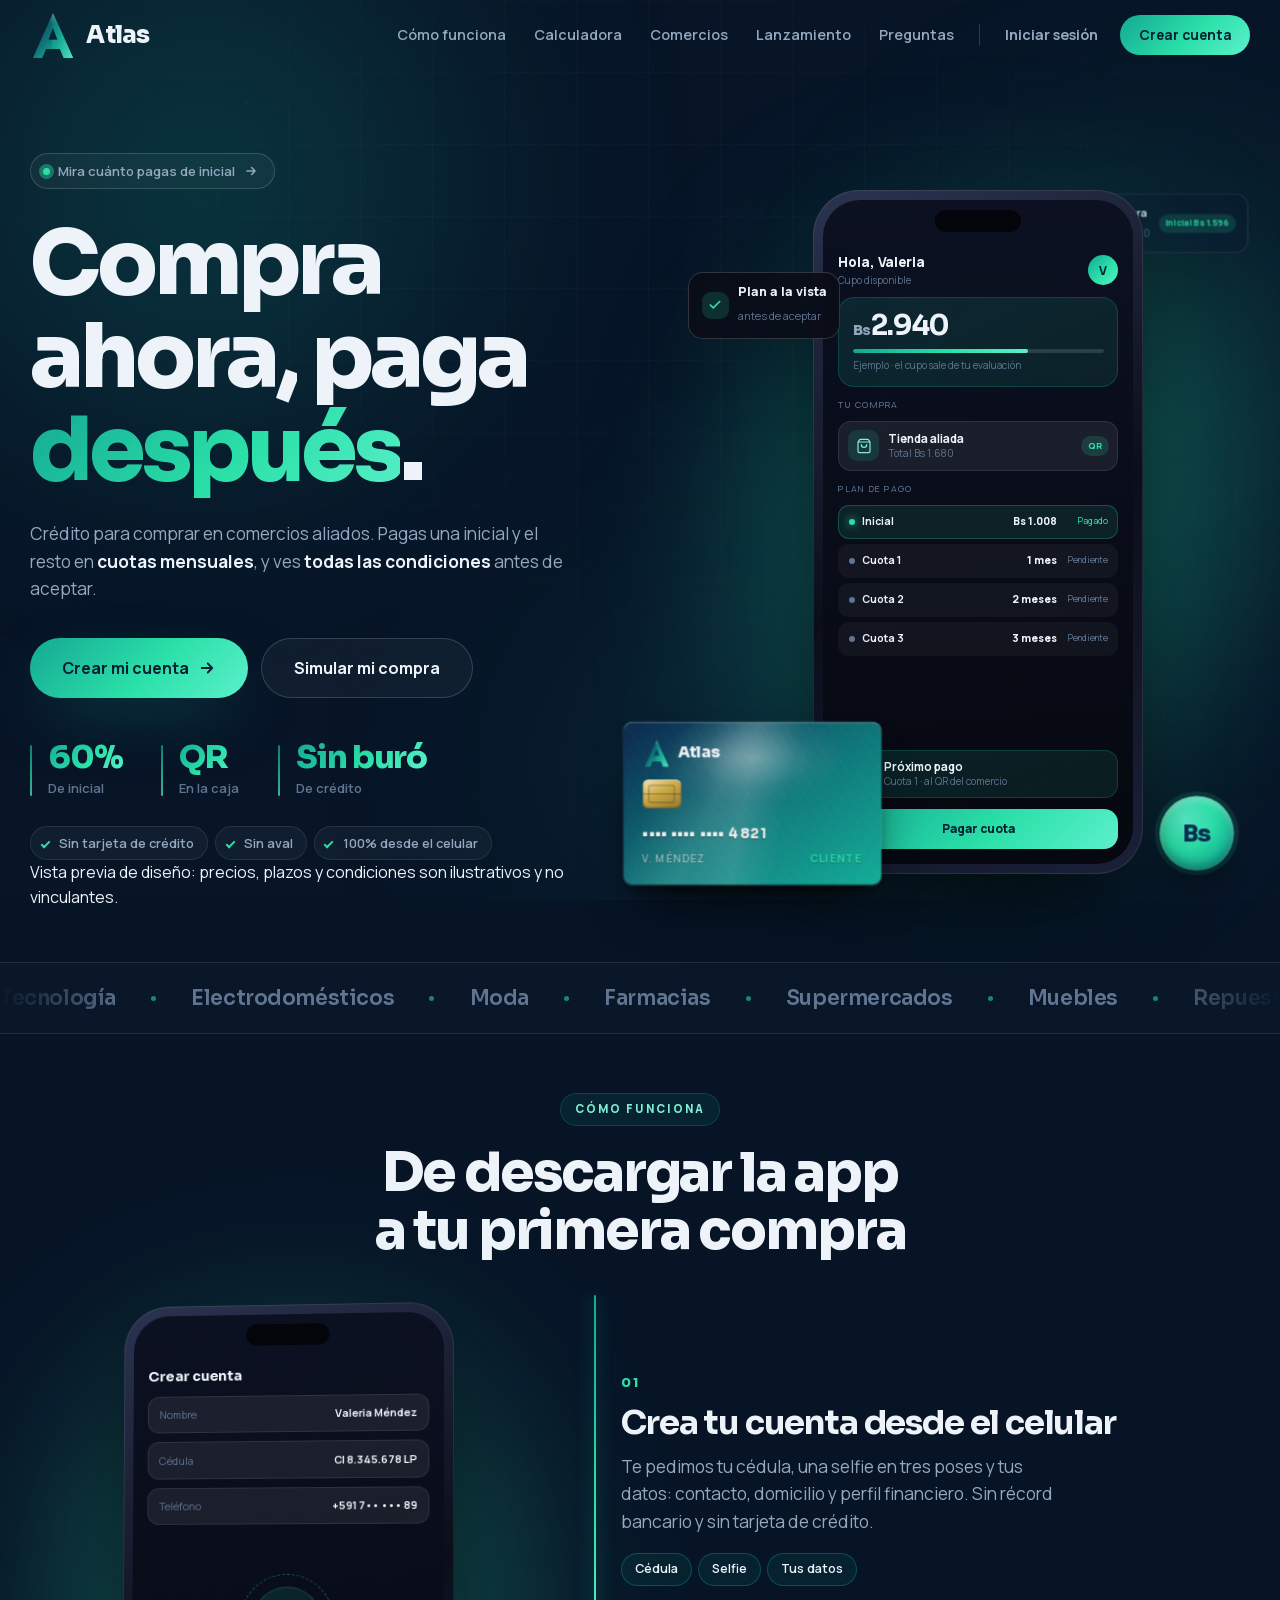
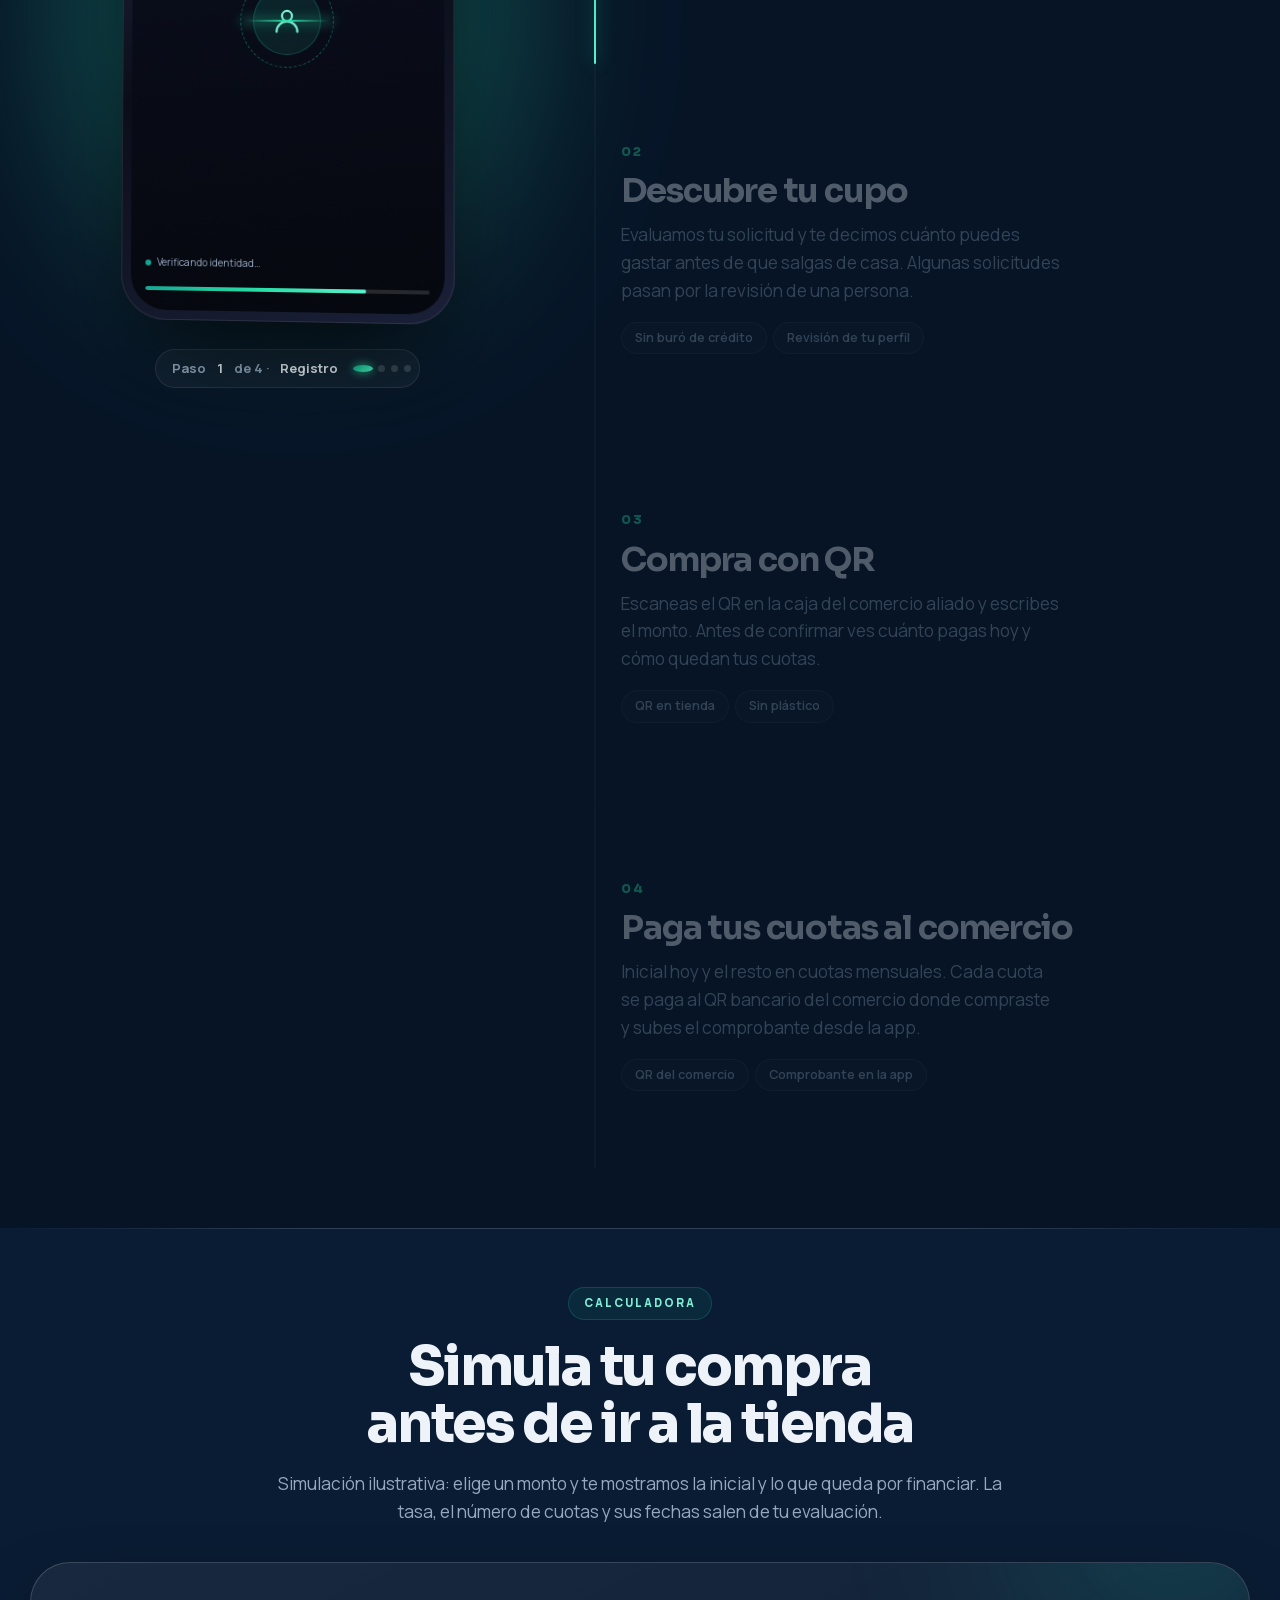
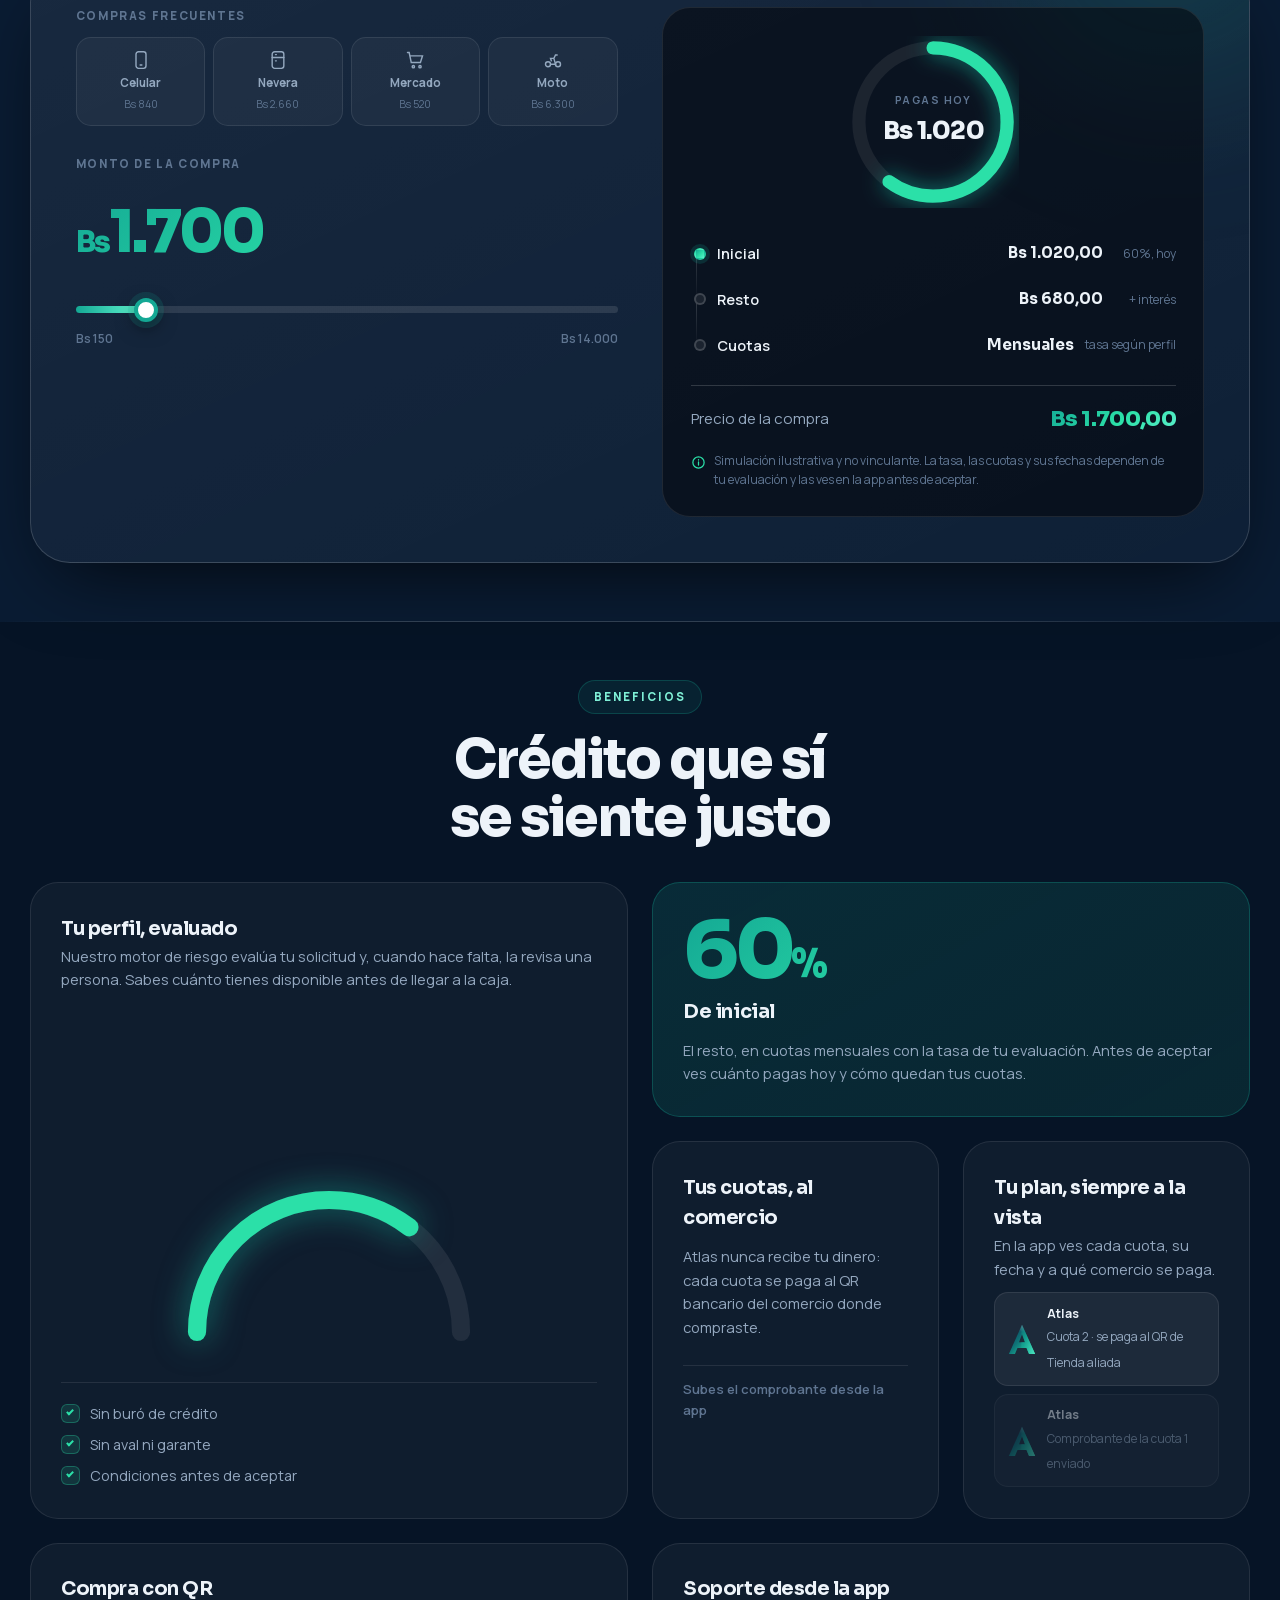
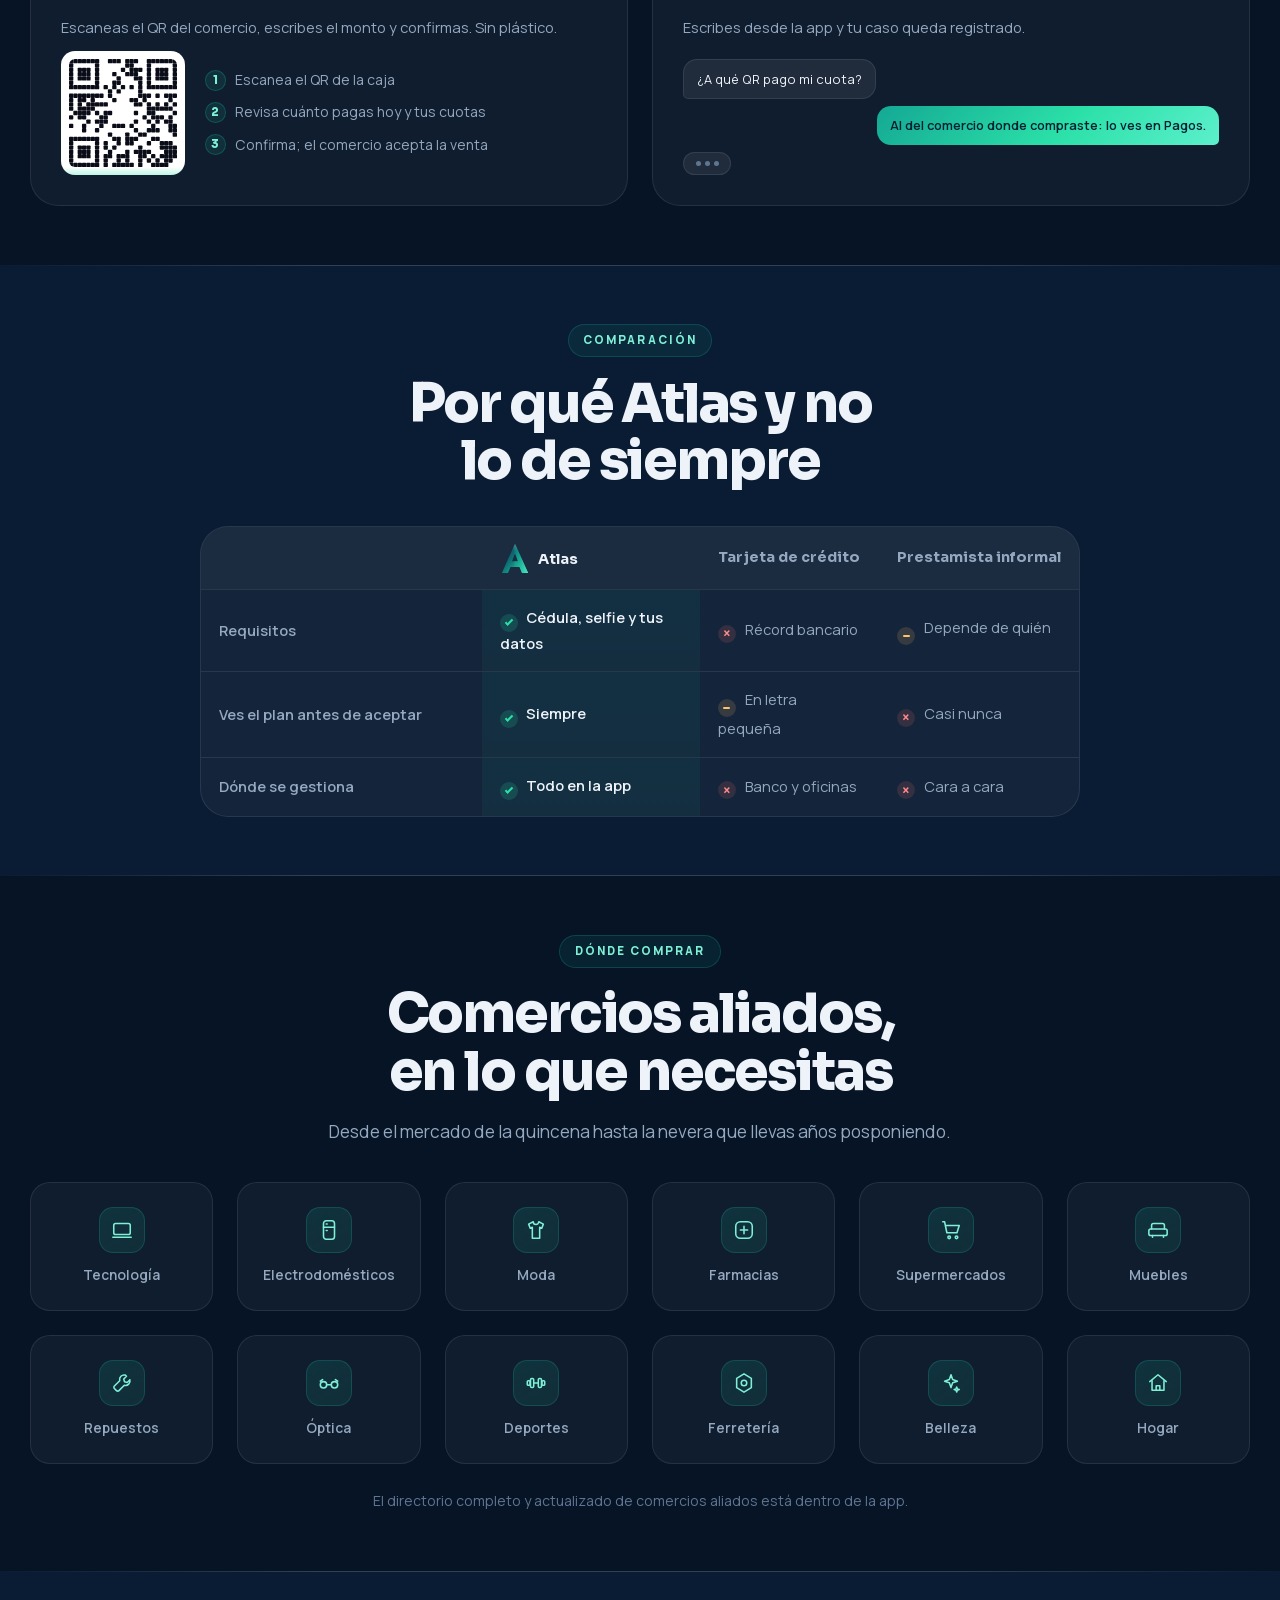
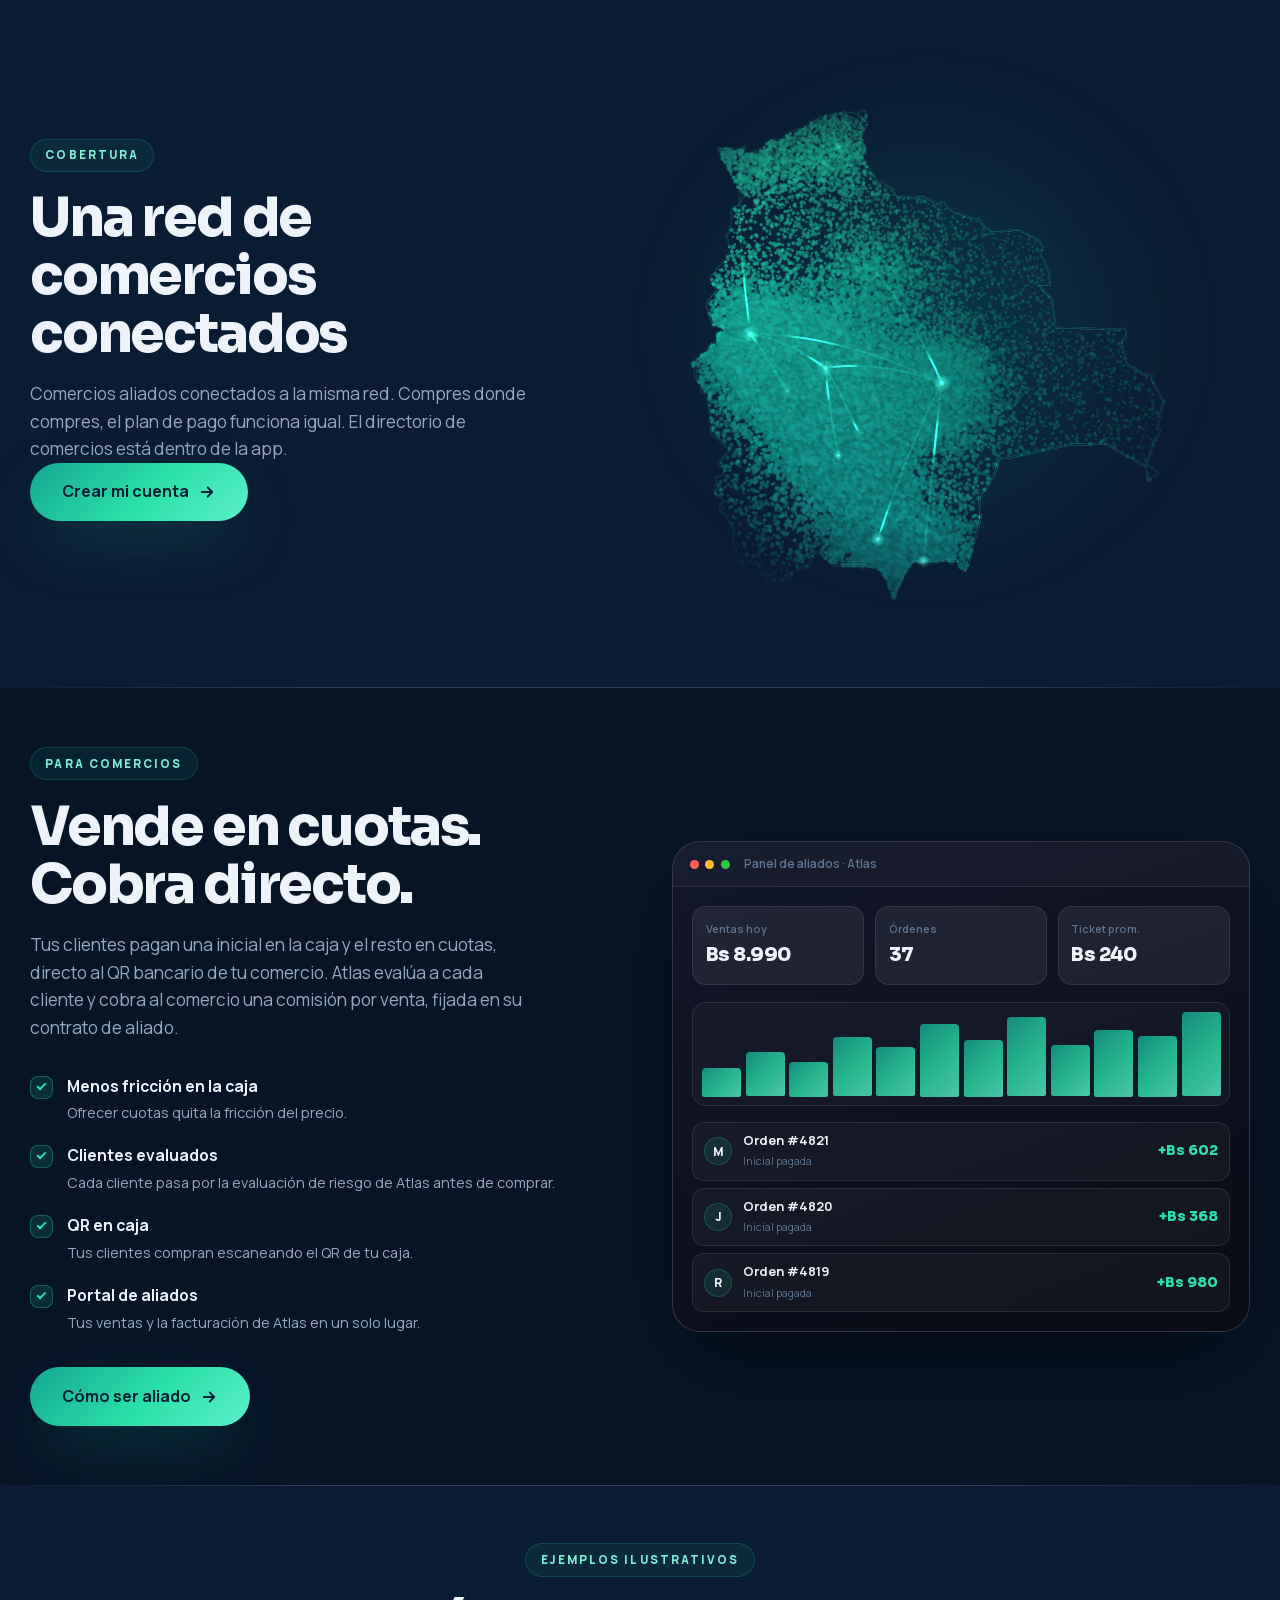
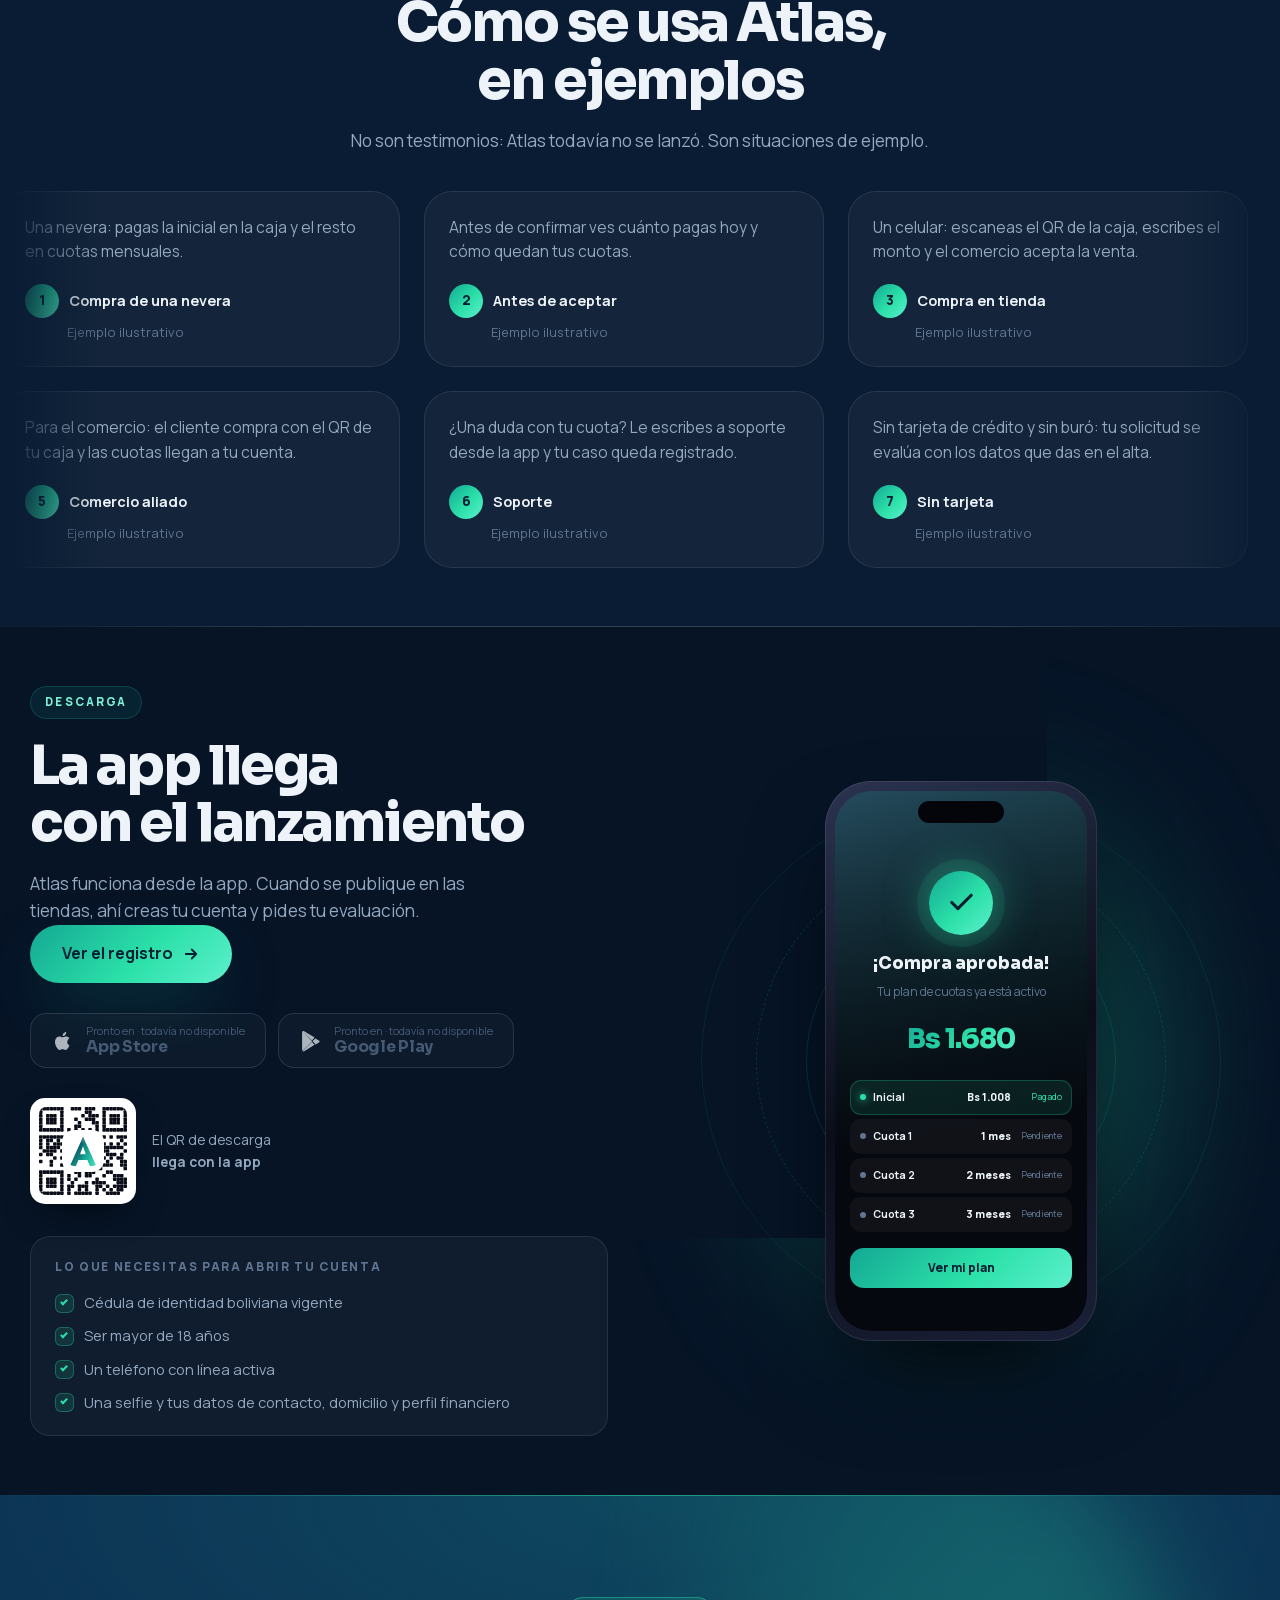
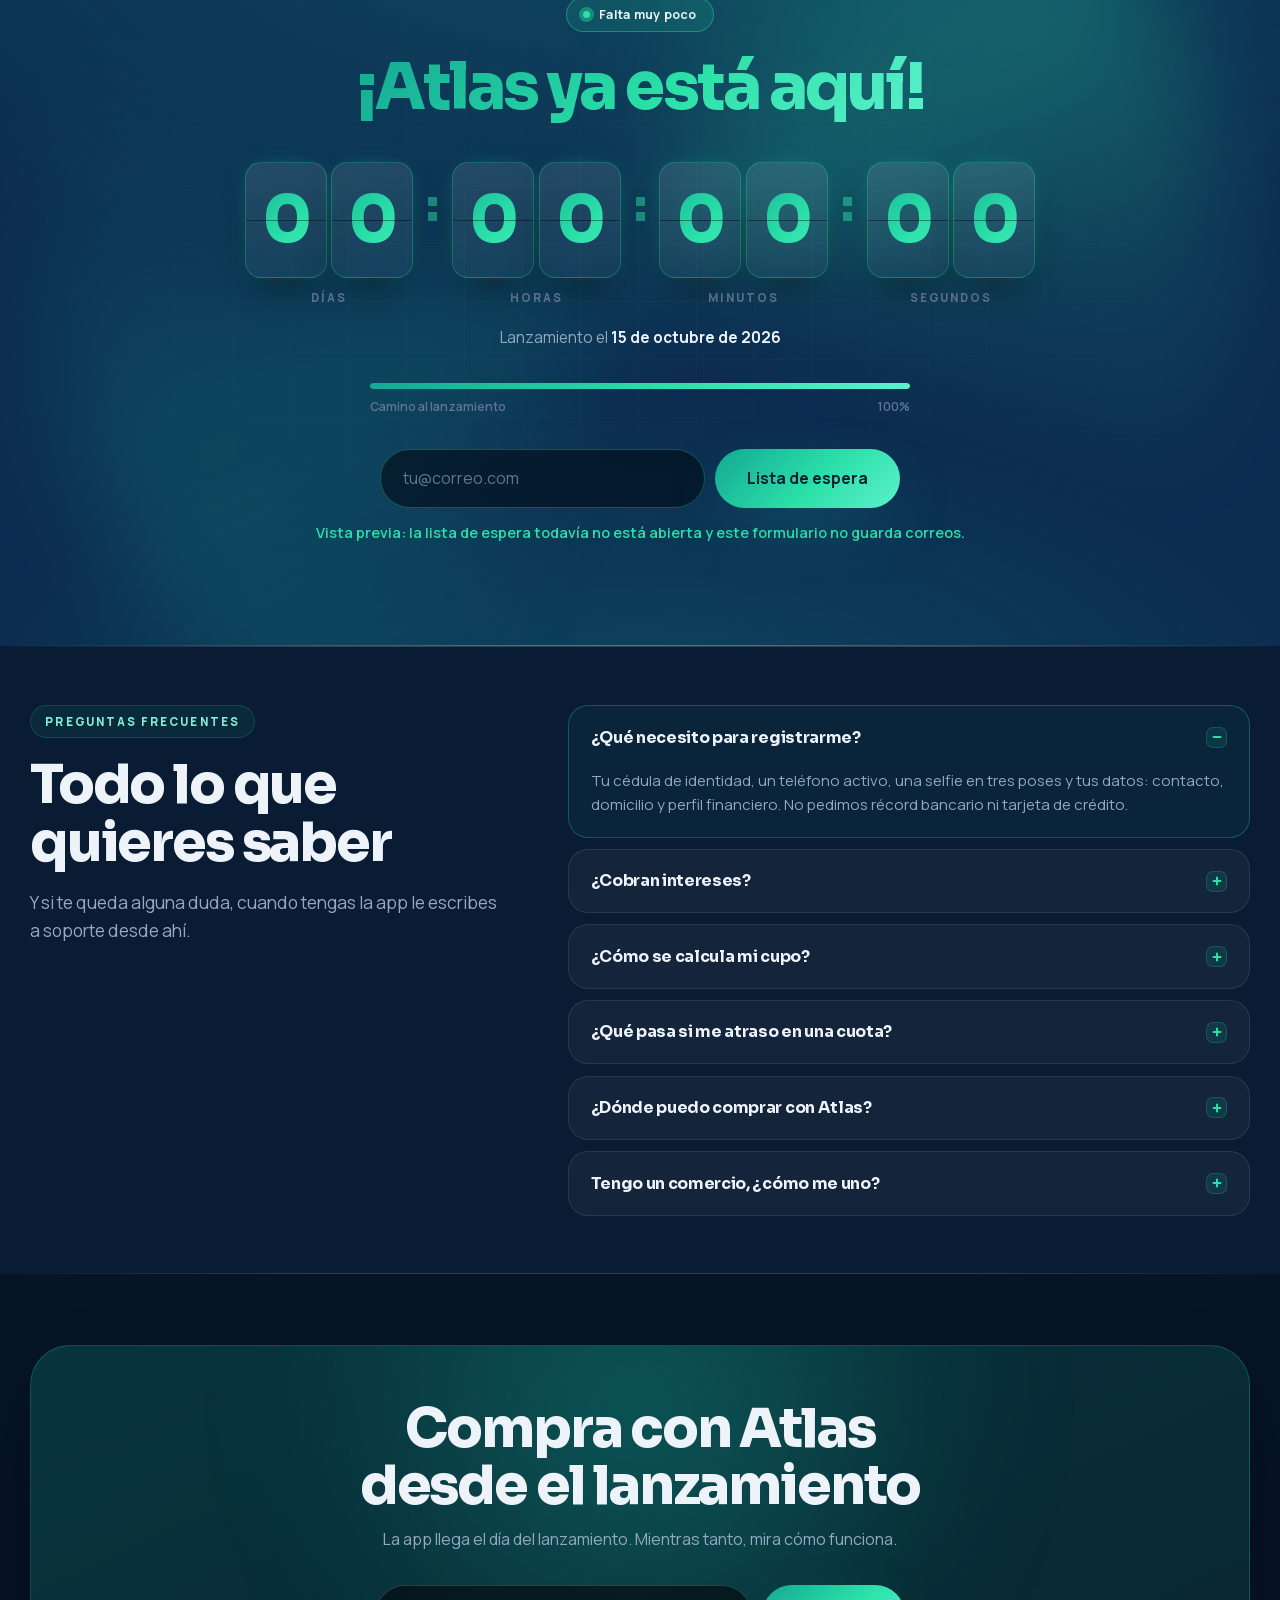
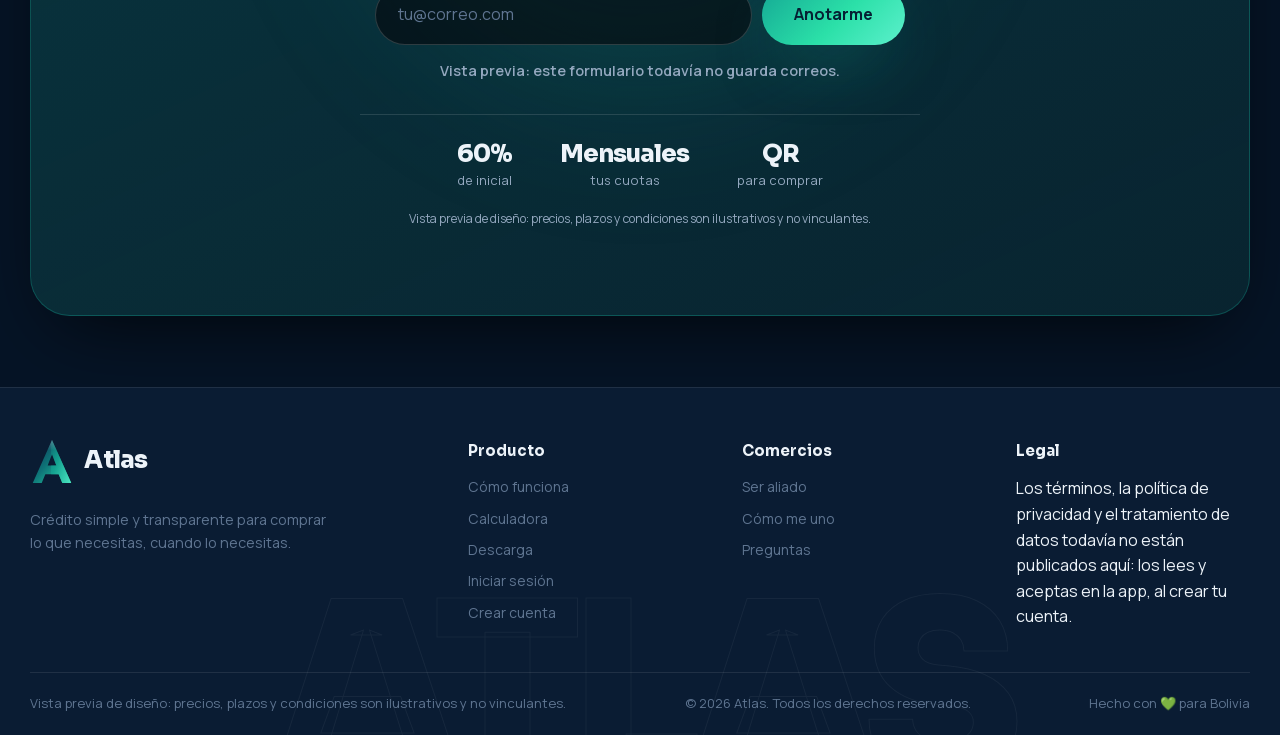
<file: index.html>
<!DOCTYPE html>
<html lang="es-BO">
<head>
<meta charset="UTF-8">
<meta name="viewport" content="width=device-width, initial-scale=1, viewport-fit=cover">
<meta name="theme-color" content="#061426">
<title>Atlas — Compra ahora, paga después | Crédito en cuotas</title>
<meta name="description" content="Atlas es un crédito para comprar en comercios aliados de Bolivia: pagas una inicial y el resto en cuotas mensuales, sin tarjeta de crédito. Las condiciones dependen de tu perfil y las ves antes de aceptar.">

<!-- TODO(LND-07): canonical y og:url apuntan a TEST, fijos. Antes de PROD hay que servirlos por
     entorno (ver el TODO de assets/js/config.js); hoy PROD no existe, así que no se cambian a ciegas. -->
<link rel="canonical" href="https://atlas.landing.test.arauzsoftware.com/">
<meta property="og:type" content="website">
<meta property="og:url" content="https://atlas.landing.test.arauzsoftware.com/">
<meta property="og:locale" content="es_BO">
<meta property="og:title" content="Atlas — Compra ahora, paga después">
<meta property="og:description" content="Compra en comercios aliados y paga en cuotas. Ves las condiciones antes de aceptar.">
<meta property="og:image" content="https://atlas.landing.test.arauzsoftware.com/assets/img/logo-app.png">
<meta name="twitter:card" content="summary_large_image">

<link rel="icon" href="favicon.ico" sizes="any">
<link rel="icon" href="assets/img/icon-192.png" type="image/png">
<link rel="apple-touch-icon" href="assets/img/apple-touch-icon.png">
<link rel="preload" href="assets/fonts/manrope-latin.woff2" as="font" type="font/woff2" crossorigin>
<link rel="preload" href="assets/fonts/sora-latin.woff2" as="font" type="font/woff2" crossorigin>
<link rel="stylesheet" href="assets/css/fonts.css">
<link rel="stylesheet" href="assets/css/style.css">
</head>
<body>

<!-- ══════════ SÍMBOLOS DE MARCA ══════════
     Los tres conceptos del manual. Los stops usan las variables de marca,
     así que el símbolo se repinta solo al cambiar la ruta de degradado.     -->
<svg width="0" height="0" style="position:absolute" aria-hidden="true"><defs>
  <linearGradient id="gRoyal" x1="0%" y1="0%" x2="100%" y2="100%">
    <stop offset="0%" stop-color="var(--navy)"/><stop offset="46%" stop-color="var(--b1)"/><stop offset="100%" stop-color="var(--b3)"/>
  </linearGradient>
  <!-- La faceta arranca transparente: cortada en seco dejaba una costura
       vertical que a tamaño pequeño se leía como una grieta en la letra. -->
  <linearGradient id="gFacet" x1="0%" y1="0%" x2="100%" y2="65%">
    <stop offset="0%" stop-color="var(--b2)" stop-opacity="0"/>
    <stop offset="38%" stop-color="var(--b2)" stop-opacity=".72"/>
    <stop offset="100%" stop-color="var(--b4)" stop-opacity=".92"/>
  </linearGradient>
  <linearGradient id="gloss" x1="0" y1="0" x2="0" y2="1">
    <stop offset="0%" stop-color="#fff" stop-opacity=".42"/><stop offset="58%" stop-color="#fff" stop-opacity="0"/>
  </linearGradient>
  <radialGradient id="sphere" cx="37%" cy="30%" r="84%">
    <stop offset="0%" stop-color="#fff" stop-opacity=".92"/><stop offset="16%" stop-color="var(--b4)"/>
    <stop offset="42%" stop-color="var(--b2)"/><stop offset="70%" stop-color="var(--b1)"/>
    <stop offset="100%" stop-color="var(--navy)"/>
  </radialGradient>
  <linearGradient id="gRing" x1="0%" y1="0%" x2="100%" y2="0%">
    <stop offset="0%" stop-color="var(--b4)"/><stop offset="100%" stop-color="#EAFFF9"/>
  </linearGradient>
  <linearGradient id="gWing" x1="10%" y1="100%" x2="90%" y2="0%">
    <stop offset="0%" stop-color="var(--navy)"/><stop offset="55%" stop-color="var(--b1)"/><stop offset="100%" stop-color="var(--b3)"/>
  </linearGradient>
  <linearGradient id="gWing2" x1="10%" y1="100%" x2="90%" y2="0%">
    <stop offset="0%" stop-color="var(--b2)"/><stop offset="100%" stop-color="var(--b4)"/>
  </linearGradient>
  <filter id="soft" x="-40%" y="-40%" width="180%" height="180%"><feGaussianBlur stdDeviation="2.2"/></filter>

  <clipPath id="clipA"><path d="M60 14 L102 108 L82.5 108 L74.5 89 L45.5 89 L37.5 108 L18 108 Z M60 45 L50.5 70 L69.5 70 Z" clip-rule="evenodd"/></clipPath>
  <clipPath id="clipWing"><path d="M24 100 C30 64 56 36 102 18 C86 34 70 56 62 100 Z"/></clipPath>

  <!-- A · Monograma facetado -->
  <g id="markA">
    <path fill="url(#gRoyal)" fill-rule="evenodd" d="M60 14 L102 108 L82.5 108 L74.5 89 L45.5 89 L37.5 108 L18 108 Z M60 45 L50.5 70 L69.5 70 Z"/>
    <g clip-path="url(#clipA)"><rect x="58" y="0" width="62" height="120" fill="url(#gFacet)"/></g>
    <rect x="0" y="0" width="120" height="64" fill="url(#gloss)" clip-path="url(#clipA)"/>
  </g>

  <!-- B · Orbe con órbita -->
  <g id="markB">
    <g transform="rotate(-18 60 60)"><path d="M14 60 A46 15 0 0 1 106 60" fill="none" stroke="#BFEEE6" stroke-opacity=".2" stroke-width="2.4" stroke-linecap="round"/></g>
    <circle cx="60" cy="60" r="38" fill="url(#sphere)"/>
    <ellipse cx="47" cy="43" rx="12" ry="7.5" fill="#F2FFFB" opacity=".4" transform="rotate(-30 47 43)"/>
    <path d="M31 82 A38 38 0 0 0 90 79" fill="none" stroke="#A9F4E2" stroke-opacity=".45" stroke-width="2.4" stroke-linecap="round"/>
    <g transform="rotate(-18 60 60)">
      <path d="M14 60 A46 15 0 0 0 106 60" fill="none" stroke="url(#gRing)" stroke-width="3" stroke-linecap="round"/>
      <g>
        <circle r="5" fill="#DFFFF6" filter="url(#soft)"/>
        <circle r="3" fill="#fff"/>
        <animateMotion dur="5.6s" repeatCount="indefinite" calcMode="linear" keyTimes="0;0.5;1" keyPoints="0;1;1" path="M14 60 A46 15 0 0 0 106 60"/>
        <animate attributeName="opacity" values="1;1;0;0" keyTimes="0;0.49;0.5;1" dur="5.6s" repeatCount="indefinite"/>
      </g>
    </g>
  </g>

  <!-- C · Vela en ascenso -->
  <g id="markC">
    <path fill="url(#gWing)" d="M24 100 C30 64 56 36 102 18 C86 34 70 56 62 100 Z"/>
    <path fill="url(#gWing2)" opacity=".92" d="M40 100 C44 76 58 56 84 42 C72 58 63 78 61 100 Z"/>
    <rect x="0" y="0" width="120" height="72" fill="url(#gloss)" clip-path="url(#clipWing)"/>
    <circle cx="100" cy="19" r="3.4" fill="#D8FFF2"><animate attributeName="opacity" values="1;.3;1" dur="2.6s" repeatCount="indefinite"/></circle>
  </g>
</defs></svg>

<!-- ══════════ PRELOADER ══════════ -->
<div class="loader" id="loader">
  <div class="loader__inner">
    <svg class="loader__logo" width="88" height="88" viewBox="14 12 92 96" aria-hidden="true"><use href="#markA"/></svg>
    <span class="loader__word">Atlas</span>
  </div>
  <div class="loader__count"><span id="loaderNum">0</span><i>%</i></div>
  <div class="loader__bar"><span id="loaderBar"></span></div>
  <div class="loader__curtain"></div>
</div>

<!-- ══════════ CAPAS DE AMBIENTE ══════════ -->
<div class="aurora" aria-hidden="true">
  <span class="aurora__blob aurora__blob--1"></span>
  <span class="aurora__blob aurora__blob--2"></span>
  <span class="aurora__blob aurora__blob--3"></span>
</div>
<canvas id="fx" class="fx" aria-hidden="true"></canvas>
<div class="noise" aria-hidden="true"></div>
<div class="cursor" id="cursor" aria-hidden="true"><i></i></div>

<!-- ══════════ NAV ══════════ -->
<header class="nav" id="nav">
  <div class="nav__inner">
    <a href="#hero" class="brand" data-cursor="link" aria-label="Atlas — inicio">
      <svg width="46" height="46" viewBox="14 12 92 96" aria-hidden="true"><use href="#markA"/></svg>
      <span>Atlas</span>
    </a>

    <nav class="nav__menu" id="navMenu" aria-label="Principal">
      <span class="nav__pill" id="navPill" aria-hidden="true"></span>
      <a href="#tour" class="nav__link">Cómo funciona</a>
      <a href="#calculadora" class="nav__link">Calculadora</a>
      <a href="#comercios" class="nav__link">Comercios</a>
      <a href="#lanzamiento" class="nav__link">Lanzamiento</a>
      <a href="#faq" class="nav__link">Preguntas</a>
      <span class="nav__gap" aria-hidden="true"></span>
      <a href="login.html" data-atlas-link="login" class="nav__link nav__login">Iniciar sesión</a>
      <a href="registro.html" data-atlas-link="signup" class="btn btn--primary btn--sm nav__cta" data-magnetic><span>Crear cuenta</span></a>
    </nav>

    <button type="button" class="burger" id="burger" aria-label="Abrir menú" aria-expanded="false" aria-controls="navMenu">
      <span></span><span></span>
    </button>
  </div>
</header>

<main>

<!-- ══════════ HERO ══════════ -->
<section class="hero" id="hero">
  <div class="hero__mesh" aria-hidden="true"></div>

  <div class="wrap hero__grid">
    <div class="hero__copy">
      <a href="#calculadora" class="tag" data-anim="fade" style="--d:0ms">
        <span class="tag__dot"></span>
        Mira cuánto pagas de inicial
        <svg viewBox="0 0 24 24" fill="none" stroke="currentColor" stroke-width="2.5" stroke-linecap="round" stroke-linejoin="round"><path d="M5 12h14M13 6l6 6-6 6"/></svg>
      </a>

      <h1 class="hero__title" data-split>Compra ahora, paga <em>después</em>.</h1>

      <p class="hero__lead" data-anim="fade" style="--d:520ms">
        Crédito para comprar en comercios aliados. Pagas una inicial y el resto en
        <strong>cuotas mensuales</strong>, y ves <strong>todas las condiciones</strong> antes de aceptar.
      </p>

      <div class="hero__cta" data-anim="fade" style="--d:620ms">
        <a href="registro.html" data-atlas-link="signup" class="btn btn--primary btn--lg" data-magnetic>
          <span>Crear mi cuenta</span>
          <svg viewBox="0 0 24 24" fill="none" stroke="currentColor" stroke-width="2.4" stroke-linecap="round" stroke-linejoin="round"><path d="M5 12h14M13 6l6 6-6 6"/></svg>
        </a>
        <a href="#calculadora" class="btn btn--line btn--lg" data-magnetic><span>Simular mi compra</span></a>
      </div>

      <ul class="hero__proof" data-anim="fade" style="--d:720ms">
        <li><b data-count="60" data-suffix="%"></b><span>De inicial</span></li>
        <li><b>QR</b><span>En la caja</span></li>
        <li><b>Sin buró</b><span>De crédito</span></li>
      </ul>

      <ul class="hero__chips" data-anim="fade" style="--d:800ms">
        <li>Sin tarjeta de crédito</li>
        <li>Sin aval</li>
        <li>100% desde el celular</li>
      </ul>

      <p class="hero__note preview-note" data-anim="fade" style="--d:860ms">
        Vista previa de diseño: precios, plazos y condiciones son ilustrativos y no vinculantes.
      </p>
    </div>

    <div class="hero__stage" data-anim="rise" style="--d:400ms">
     <div class="scene" id="scene">
      <div class="scene__deep">

        <!-- Tarjeta Atlas, el objeto que manda la escena -->
        <div class="fo fo--card" style="--x:11%;--y:87%;--z:90px;--p:26px">
          <div class="fo__in" style="--dur:9s;--delay:0s">
            <div class="acard">
              <span class="acard__weave"></span>
              <span class="acard__shine"></span>
              <div class="acard__top">
                <svg width="26" height="26" viewBox="14 12 92 96" aria-hidden="true"><use href="#markA"/></svg>
                <span>Atlas</span>
              </div>
              <span class="acard__chip"></span>
              <div class="acard__no">•••• •••• •••• 4821</div>
              <div class="acard__bot"><span>V. MÉNDEZ</span><b>CLIENTE</b></div>
            </div>
          </div>
        </div>

        <!-- Moneda -->
        <div class="fo fo--coin" style="--x:91%;--y:95%;--z:-30px;--p:50px">
          <div class="fo__in" style="--dur:7.5s;--delay:.6s">
            <div class="coin"><span>Bs</span></div>
          </div>
        </div>

        <!-- Compra flotando, al fondo -->
        <div class="fo fo--buy" style="--x:88%;--y:-2%;--z:-260px;--p:16px">
          <div class="fo__in" style="--dur:10s;--delay:1.1s">
            <div class="buy">
              <span class="buy__ico">
                <svg viewBox="0 0 24 24" fill="none" stroke="currentColor" stroke-width="1.7" stroke-linecap="round"><rect x="5" y="2" width="14" height="20" rx="3"/><path d="M5 9h14M9 5.5h1M9 13h1"/></svg>
              </span>
              <div><b>Nevera</b><em>Bs 2.660</em></div>
              <span class="buy__q">Inicial Bs 1.596</span>
            </div>
          </div>
        </div>

      <div class="device device--hero" data-tilt="7">
        <div class="device__aura" aria-hidden="true"></div>
        <div class="device__body">
          <span class="device__island" aria-hidden="true"></span>
          <div class="device__screen">
            <div class="ui">
              <header class="ui__bar">
                <div>
                  <p class="ui__hi">Hola, Valeria</p>
                  <p class="ui__mut">Cupo disponible</p>
                </div>
                <span class="ui__ava">V</span>
              </header>

              <div class="ui__hero-card">
                <p class="ui__amount"><i>Bs</i><b data-count="2940" data-money></b></p>
                <div class="ui__track"><i style="--w:70%"></i></div>
                <p class="ui__mut">Ejemplo · el cupo sale de tu evaluación</p>
              </div>

              <p class="ui__label">Tu compra</p>
              <div class="ui__row">
                <span class="ui__ico">
                  <svg viewBox="0 0 24 24" fill="none" stroke="currentColor" stroke-width="1.8" stroke-linecap="round"><path d="M6 2 3 6v14a2 2 0 0 0 2 2h14a2 2 0 0 0 2-2V6l-3-4H6ZM3 6h18M16 10a4 4 0 0 1-8 0"/></svg>
                </span>
                <span class="ui__grow"><b>Tienda aliada</b><em>Total Bs 1.680</em></span>
                <span class="ui__chip">QR</span>
              </div>

              <p class="ui__label">Plan de pago</p>
              <ul class="ui__plan">
                <li class="paid"><i></i><b>Inicial</b><em>Bs 1.008</em><u>Pagado</u></li>
                <li><i></i><b>Cuota 1</b><em>1 mes</em><u>Pendiente</u></li>
                <li><i></i><b>Cuota 2</b><em>2 meses</em><u>Pendiente</u></li>
                <li><i></i><b>Cuota 3</b><em>3 meses</em><u>Pendiente</u></li>
              </ul>

              <div class="ui__next">
                <span class="ui__ico ui__ico--sm">
                  <svg viewBox="0 0 24 24" fill="none" stroke="currentColor" stroke-width="1.9" stroke-linecap="round"><rect x="3" y="5" width="18" height="16" rx="3"/><path d="M3 10h18M8 3v4M16 3v4"/></svg>
                </span>
                <span class="ui__grow"><b>Próximo pago</b><em>Cuota 1 · al QR del comercio</em></span>
              </div>

              <span class="ui__btn">Pagar cuota</span>
            </div>
          </div>
        </div>

        <div class="hover-card hover-card--a" aria-hidden="true">
          <span class="hover-card__ico ok"><svg viewBox="0 0 24 24" fill="none" stroke="currentColor" stroke-width="3" stroke-linecap="round" stroke-linejoin="round"><path d="M20 6 9 17l-5-5"/></svg></span>
          <span><b>Plan a la vista</b><em>antes de aceptar</em></span>
        </div>
      </div>

      </div>
     </div>
    </div>
  </div>

  <div class="hero__ticker" aria-hidden="true">
    <div class="ticker">
      <div class="ticker__row">
        <span>Tecnología</span><i></i><span>Electrodomésticos</span><i></i><span>Moda</span><i></i>
        <span>Farmacias</span><i></i><span>Supermercados</span><i></i><span>Muebles</span><i></i>
        <span>Repuestos</span><i></i><span>Óptica</span><i></i><span>Deportes</span><i></i>
        <span>Ferretería</span><i></i><span>Belleza</span><i></i><span>Hogar</span><i></i>
      </div>
    </div>
  </div>
</section>

<!-- ══════════ TOUR (scroll narrativo) ══════════ -->
<section class="section tour" id="tour">
  <div class="wrap">
    <header class="head" data-anim="rise">
      <span class="eyebrow">Cómo funciona</span>
      <h2 class="h2">De descargar la app<br>a tu primera compra</h2>
    </header>

    <div class="tour__grid">
      <!-- Columna fija: el teléfono -->
      <div class="tour__sticky">
        <div class="device device--tour">
          <div class="device__aura" aria-hidden="true"></div>
          <div class="device__body">
            <span class="device__island" aria-hidden="true"></span>
            <div class="device__screen">

              <!-- Pantalla 1 -->
              <div class="scr is-on" data-scr="0">
                <p class="scr__title">Crear cuenta</p>
                <div class="scr__field"><span>Nombre</span><b>Valeria Méndez</b></div>
                <div class="scr__field"><span>Cédula</span><b>CI 8.345.678 LP</b></div>
                <div class="scr__field"><span>Teléfono</span><b>+591 7•• ••• 89</b></div>
                <div class="scan">
                  <div class="scan__ring"></div>
                  <div class="scan__face">
                    <svg viewBox="0 0 24 24" fill="none" stroke="currentColor" stroke-width="1.6" stroke-linecap="round"><circle cx="12" cy="8.5" r="3.6"/><path d="M4.5 20a7.5 7.5 0 0 1 15 0"/></svg>
                  </div>
                  <span class="scan__line"></span>
                </div>
                <p class="scr__status"><i class="pulse"></i>Verificando identidad…</p>
                <div class="ui__track"><i style="--w:78%"></i></div>
              </div>

              <!-- Pantalla 2 -->
              <div class="scr" data-scr="1">
                <div class="scr__center">
                  <span class="badge-ok">
                    <svg viewBox="0 0 24 24" fill="none" stroke="currentColor" stroke-width="2.6" stroke-linecap="round" stroke-linejoin="round"><path d="M20 6 9 17l-5-5"/></svg>
                  </span>
                  <p class="scr__title">Tu evaluación</p>
                  <p class="scr__big">60%</p>
                  <p class="scr__mut">de inicial en cada compra</p>
                  <div class="scr__pills"><span>Sin tarjeta</span><span>Cupo según tu perfil</span></div>
                </div>
              </div>

              <!-- Pantalla 3 -->
              <div class="scr" data-scr="2">
                <p class="scr__title">Paga en la tienda</p>
                <div class="viewfinder">
                  <img src="assets/img/qr-placeholder.svg" alt="" width="120" height="120">
                  <span class="viewfinder__c tl"></span><span class="viewfinder__c tr"></span>
                  <span class="viewfinder__c bl"></span><span class="viewfinder__c br"></span>
                  <span class="viewfinder__beam"></span>
                </div>
                <div class="scr__field"><span>Tienda aliada</span><b>Bs 1.680</b></div>
                <div class="scr__field"><span>Pagas hoy</span><b class="mint">Bs 1.008</b></div>

                <p class="ui__label">Tu plan, antes de confirmar</p>
                <ul class="ui__plan">
                  <li><i></i><b>Cuota 1</b><em>1 mes</em><u>Con tasa</u></li>
                  <li><i></i><b>Cuota 2</b><em>2 meses</em><u>Con tasa</u></li>
                  <li><i></i><b>Cuota 3</b><em>3 meses</em><u>Con tasa</u></li>
                </ul>

                <span class="ui__btn">Confirmar compra</span>
              </div>

              <!-- Pantalla 4 -->
              <div class="scr" data-scr="3">
                <p class="scr__title">Tu plan de pago</p>
                <div class="ui__hero-card ui__hero-card--sm">
                  <p class="ui__mut">Capital financiado</p>
                  <p class="ui__amount"><i>Bs</i><b>672</b></p>
                  <div class="ui__track"><i style="--w:33%"></i></div>
                </div>
                <ul class="ui__plan">
                  <li class="paid"><i></i><b>Inicial</b><em>Bs 1.008</em><u>Pagado</u></li>
                  <li class="paid"><i></i><b>Cuota 1</b><em>1 mes</em><u>Pagado</u></li>
                  <li><i></i><b>Cuota 2</b><em>2 meses</em><u>Pendiente</u></li>
                  <li><i></i><b>Cuota 3</b><em>3 meses</em><u>Pendiente</u></li>
                </ul>
                <div class="ui__next">
                  <span class="ui__ico ui__ico--sm">
                    <svg viewBox="0 0 24 24" fill="none" stroke="currentColor" stroke-width="1.9" stroke-linecap="round" stroke-linejoin="round"><path d="M3 17l6-6 4 4 7-7M21 8v6M21 8h-6"/></svg>
                  </span>
                  <span class="ui__grow"><b>Próxima cuota</b><em>Al QR bancario del comercio</em></span>
                </div>
                <p class="scr__status ok"><i></i>Vas al día.</p>
              </div>

            </div>
          </div>
        </div>

        <p class="tour__now">
          Paso <em id="tourNum">1</em> de 4 · <em id="tourName">Registro</em>
          <span class="tour__dots" aria-hidden="true"><i class="on"></i><i></i><i></i><i></i></span>
        </p>
      </div>

      <!-- Columna que scrollea: los pasos -->
      <ol class="tour__steps">
        <li class="tour__step" data-step="0">
          <span class="tour__idx">01</span>
          <h3>Crea tu cuenta desde el celular</h3>
          <p>Te pedimos tu cédula, una selfie en tres poses y tus datos: contacto, domicilio y
             perfil financiero. Sin récord bancario y sin tarjeta de crédito.</p>
          <ul class="tour__tags"><li>Cédula</li><li>Selfie</li><li>Tus datos</li></ul>
        </li>
        <li class="tour__step" data-step="1">
          <span class="tour__idx">02</span>
          <h3>Descubre tu cupo</h3>
          <p>Evaluamos tu solicitud y te decimos cuánto puedes gastar antes de que salgas de casa.
             Algunas solicitudes pasan por la revisión de una persona.</p>
          <ul class="tour__tags"><li>Sin buró de crédito</li><li>Revisión de tu perfil</li></ul>
        </li>
        <li class="tour__step" data-step="2">
          <span class="tour__idx">03</span>
          <h3>Compra con QR</h3>
          <p>Escaneas el QR en la caja del comercio aliado y escribes el monto. Antes de confirmar
             ves cuánto pagas hoy y cómo quedan tus cuotas.</p>
          <ul class="tour__tags"><li>QR en tienda</li><li>Sin plástico</li></ul>
        </li>
        <li class="tour__step" data-step="3">
          <span class="tour__idx">04</span>
          <h3>Paga tus cuotas al comercio</h3>
          <p>Inicial hoy y el resto en cuotas mensuales. Cada cuota se paga al QR bancario del
             comercio donde compraste y subes el comprobante desde la app.</p>
          <ul class="tour__tags"><li>QR del comercio</li><li>Comprobante en la app</li></ul>
        </li>
      </ol>
    </div>
  </div>
</section>

<!-- ══════════ CALCULADORA ══════════ -->
<section class="section band" id="calculadora">
  <div class="wrap">
    <header class="head" data-anim="rise">
      <span class="eyebrow">Calculadora</span>
      <h2 class="h2">Simula tu compra<br>antes de ir a la tienda</h2>
      <p class="lead">Simulación ilustrativa: elige un monto y te mostramos la inicial y lo que queda
         por financiar. La tasa, el número de cuotas y sus fechas salen de tu evaluación.</p>
    </header>

    <div class="calc" data-anim="rise" data-initial="0.6">
      <div class="calc__left">
        <p class="calc__mini">Compras frecuentes</p>
        <div class="presets">
          <button type="button" class="preset" data-amount="840">
            <svg viewBox="0 0 24 24" fill="none" stroke="currentColor" stroke-width="1.7" stroke-linecap="round"><rect x="6" y="2" width="12" height="20" rx="3"/><path d="M11 18h2"/></svg>
            <span>Celular</span><em>Bs 840</em>
          </button>
          <button type="button" class="preset" data-amount="2660">
            <svg viewBox="0 0 24 24" fill="none" stroke="currentColor" stroke-width="1.7" stroke-linecap="round"><rect x="5" y="2" width="14" height="20" rx="3"/><path d="M5 9h14M9 5.5h1M9 13h1"/></svg>
            <span>Nevera</span><em>Bs 2.660</em>
          </button>
          <button type="button" class="preset" data-amount="520">
            <svg viewBox="0 0 24 24" fill="none" stroke="currentColor" stroke-width="1.7" stroke-linecap="round"><path d="M3 3h2l2.5 12h11L21 7H6"/><circle cx="10" cy="20" r="1.4"/><circle cx="18" cy="20" r="1.4"/></svg>
            <span>Mercado</span><em>Bs 520</em>
          </button>
          <button type="button" class="preset" data-amount="6300">
            <svg viewBox="0 0 24 24" fill="none" stroke="currentColor" stroke-width="1.7" stroke-linecap="round"><circle cx="6" cy="17" r="3"/><circle cx="18" cy="17" r="3"/><path d="M9 17h6l-2-7h-4l1 3M13 10l2-4h2"/></svg>
            <span>Moto</span><em>Bs 6.300</em>
          </button>
        </div>

        <label class="calc__mini calc__mini--mt" for="amount">Monto de la compra</label>
        <p class="calc__value"><i>Bs</i><output id="amountOut">1.700</output></p>
        <input type="range" id="amount" class="slider" min="150" max="14000" step="50" value="1700"
               aria-label="Monto de la compra en bolivianos">
        <div class="calc__legend"><span>Bs 150</span><span>Bs 14.000</span></div>

      </div>

      <div class="calc__right" aria-live="polite">
        <div class="donut">
          <svg viewBox="0 0 130 130" aria-hidden="true">
            <defs>
              <linearGradient id="donutGrad" x1="0" y1="0" x2="1" y2="1">
                <stop offset="0" stop-color="var(--b1)"/><stop offset="1" stop-color="var(--b3)"/>
              </linearGradient>
            </defs>
            <circle class="donut__bg" cx="65" cy="65" r="56"/>
            <circle class="donut__fg" id="donut" cx="65" cy="65" r="56"/>
          </svg>
          <div class="donut__mid">
            <span>Pagas hoy</span>
            <strong>Bs <em id="initOut">1.020</em></strong>
          </div>
        </div>

        <ol class="timeline" id="timeline">
          <li><span class="timeline__dot is-now"></span><b>Inicial</b><em id="tl0">Bs 1.020</em><u>60%, hoy</u></li>
          <li><span class="timeline__dot"></span><b>Resto</b><em id="finOut">Bs 680</em><u>+ interés</u></li>
          <li><span class="timeline__dot"></span><b>Cuotas</b><em>Mensuales</em><u>tasa según perfil</u></li>
        </ol>

        <div class="calc__total">
          <span>Precio de la compra</span>
          <b>Bs <em id="totalOut">1.700</em></b>
        </div>
        <p class="calc__note">
          <svg viewBox="0 0 24 24" fill="none" stroke="currentColor" stroke-width="2" stroke-linecap="round"><circle cx="12" cy="12" r="9"/><path d="M12 11v5M12 7.5v.5"/></svg>
          Simulación ilustrativa y no vinculante. La tasa, las cuotas y sus fechas dependen de tu evaluación y las ves en la app antes de aceptar.
        </p>
      </div>
    </div>
  </div>
</section>

<!-- ══════════ BENTO / BENEFICIOS ══════════ -->
<section class="section" id="beneficios">
  <div class="wrap">
    <header class="head" data-anim="rise">
      <span class="eyebrow">Beneficios</span>
      <h2 class="h2">Crédito que sí<br>se siente justo</h2>
    </header>

    <div class="bento">
      <article class="cell cell--a" data-anim="tilt3d" data-spot>
        <div class="cell__body">
          <h3>Tu perfil, evaluado</h3>
          <p>Nuestro motor de riesgo evalúa tu solicitud y, cuando hace falta, la revisa una persona.
             Sabes cuánto tienes disponible antes de llegar a la caja.</p>
        </div>
        <div class="gauge" aria-hidden="true">
          <svg viewBox="0 0 200 110">
            <path class="gauge__bg" d="M20 100a80 80 0 0 1 160 0"/>
            <path class="gauge__fg" d="M20 100a80 80 0 0 1 160 0"/>
          </svg>
        </div>
        <ul class="facts">
          <li><i></i>Sin buró de crédito</li>
          <li><i></i>Sin aval ni garante</li>
          <li><i></i>Condiciones antes de aceptar</li>
        </ul>
      </article>

      <article class="cell cell--b" data-anim="tilt3d" data-spot>
        <p class="cell__stat">60<i>%</i></p>
        <h3>De inicial</h3>
        <p>El resto, en cuotas mensuales con la tasa de tu evaluación. Antes de aceptar ves cuánto pagas hoy y cómo quedan tus cuotas.</p>
      </article>

      <article class="cell cell--c" data-anim="tilt3d" data-spot>
        <h3>Tus cuotas, al comercio</h3>
        <p>Atlas nunca recibe tu dinero: cada cuota se paga al QR bancario del comercio donde compraste.</p>
        <p class="cell__foot">Subes el comprobante desde la app</p>
      </article>

      <article class="cell cell--d" data-anim="tilt3d" data-spot>
        <div class="cell__body">
          <h3>Tu plan, siempre a la vista</h3>
          <p>En la app ves cada cuota, su fecha y a qué comercio se paga.</p>
        </div>
        <div class="notif" aria-hidden="true">
          <div class="notif__card">
            <svg width="30" height="30" viewBox="14 12 92 96" aria-hidden="true"><use href="#markA"/></svg>
            <div><b>Atlas</b><span>Cuota 2 · se paga al QR de Tienda aliada</span></div>
          </div>
          <div class="notif__card notif__card--ghost">
            <svg width="30" height="30" viewBox="14 12 92 96" aria-hidden="true"><use href="#markA"/></svg>
            <div><b>Atlas</b><span>Comprobante de la cuota 1 enviado</span></div>
          </div>
        </div>
      </article>

      <article class="cell cell--e" data-anim="tilt3d" data-spot>
        <h3>Compra con QR</h3>
        <p>Escaneas el QR del comercio, escribes el monto y confirmas. Sin plástico.</p>
        <div class="qr-block">
          <div class="qr-mini" aria-hidden="true">
            <img src="assets/img/qr-placeholder.svg" alt="" width="108" height="108">
            <span class="qr-mini__beam"></span>
          </div>
          <ol class="qr-steps">
            <li><b>1</b>Escanea el QR de la caja</li>
            <li><b>2</b>Revisa cuánto pagas hoy y tus cuotas</li>
            <li><b>3</b>Confirma; el comercio acepta la venta</li>
          </ol>
        </div>
      </article>

      <article class="cell cell--f" data-anim="tilt3d" data-spot>
        <h3>Soporte desde la app</h3>
        <p>Escribes desde la app y tu caso queda registrado.</p>
        <div class="chat" aria-hidden="true">
          <span class="chat__b chat__b--in">¿A qué QR pago mi cuota?</span>
          <span class="chat__b chat__b--out">Al del comercio donde compraste: lo ves en Pagos.</span>
          <span class="chat__typing"><i></i><i></i><i></i></span>
        </div>
      </article>
    </div>
  </div>
</section>

<!-- ══════════ COMPARATIVA ══════════ -->
<section class="section band" id="comparar">
  <div class="wrap wrap--tight">
    <header class="head" data-anim="rise">
      <span class="eyebrow">Comparación</span>
      <h2 class="h2">Por qué Atlas y no<br>lo de siempre</h2>
    </header>

    <p class="table-hint" aria-hidden="true">
      <svg viewBox="0 0 24 24" fill="none" stroke="currentColor" stroke-width="2.2" stroke-linecap="round" stroke-linejoin="round"><path d="M5 12h14M13 6l6 6-6 6"/></svg>
      Desliza para ver las tres columnas
    </p>
    <div class="table-wrap" data-anim="tilt3d">
      <table class="vs">
        <caption class="sr-only">Comparación entre Atlas, una tarjeta de crédito y un prestamista informal</caption>
        <thead>
          <tr>
            <th scope="col"><span class="sr-only">Característica</span></th>
            <th scope="col" class="vs__mine">
              <svg width="30" height="30" viewBox="14 12 92 96" aria-hidden="true"><use href="#markA"/></svg>Atlas
            </th>
            <th scope="col">Tarjeta de crédito</th>
            <th scope="col">Prestamista informal</th>
          </tr>
        </thead>
        <tbody>
          <tr>
            <th scope="row">Requisitos</th>
            <td class="vs__mine"><i class="yes"></i>Cédula, selfie y tus datos</td>
            <td><i class="no"></i>Récord bancario</td>
            <td><i class="mid"></i>Depende de quién</td>
          </tr>
          <tr>
            <th scope="row">Ves el plan antes de aceptar</th>
            <td class="vs__mine"><i class="yes"></i>Siempre</td>
            <td><i class="mid"></i>En letra pequeña</td>
            <td><i class="no"></i>Casi nunca</td>
          </tr>
          <tr>
            <th scope="row">Dónde se gestiona</th>
            <td class="vs__mine"><i class="yes"></i>Todo en la app</td>
            <td><i class="no"></i>Banco y oficinas</td>
            <td><i class="no"></i>Cara a cara</td>
          </tr>
        </tbody>
      </table>
    </div>
  </div>
</section>

<!-- ══════════ CATEGORÍAS ══════════ -->
<section class="section" id="categorias">
  <div class="wrap">
    <header class="head" data-anim="rise">
      <span class="eyebrow">Dónde comprar</span>
      <h2 class="h2">Comercios aliados,<br>en lo que necesitas</h2>
      <p class="lead">Desde el mercado de la quincena hasta la nevera que llevas años posponiendo.</p>
    </header>

    <ul class="cats" data-anim="tilt3d">
        <li class="cat"><span class="cat__ico"><svg viewBox="0 0 24 24" fill="none" stroke="currentColor" stroke-width="1.7" stroke-linecap="round" stroke-linejoin="round"><rect x="3" y="5" width="18" height="12" rx="2"/><path d="M2 20h20"/></svg></span>Tecnología</li>
        <li class="cat"><span class="cat__ico"><svg viewBox="0 0 24 24" fill="none" stroke="currentColor" stroke-width="1.7" stroke-linecap="round" stroke-linejoin="round"><rect x="6" y="2" width="12" height="20" rx="3"/><path d="M6 9h12M9 5.5h1M9 12.5h1"/></svg></span>Electrodomésticos</li>
        <li class="cat"><span class="cat__ico"><svg viewBox="0 0 24 24" fill="none" stroke="currentColor" stroke-width="1.7" stroke-linecap="round" stroke-linejoin="round"><path d="M9 3 4 5.6 5.7 10l2.3-.9V21h8V9.1l2.3.9L20 5.6 15 3a3 3 0 0 1-6 0Z"/></svg></span>Moda</li>
        <li class="cat"><span class="cat__ico"><svg viewBox="0 0 24 24" fill="none" stroke="currentColor" stroke-width="1.7" stroke-linecap="round" stroke-linejoin="round"><rect x="3" y="3" width="18" height="18" rx="5"/><path d="M12 8v8M8 12h8"/></svg></span>Farmacias</li>
        <li class="cat"><span class="cat__ico"><svg viewBox="0 0 24 24" fill="none" stroke="currentColor" stroke-width="1.7" stroke-linecap="round" stroke-linejoin="round"><path d="M3 3h2l2.5 12h11L21 7H6"/><circle cx="10" cy="20" r="1.4"/><circle cx="18" cy="20" r="1.4"/></svg></span>Supermercados</li>
        <li class="cat"><span class="cat__ico"><svg viewBox="0 0 24 24" fill="none" stroke="currentColor" stroke-width="1.7" stroke-linecap="round" stroke-linejoin="round"><path d="M5 11V7a2 2 0 0 1 2-2h10a2 2 0 0 1 2 2v4"/><rect x="2" y="11" width="20" height="7" rx="2"/><path d="M6 18v2M18 18v2"/></svg></span>Muebles</li>
        <li class="cat"><span class="cat__ico"><svg viewBox="0 0 24 24" fill="none" stroke="currentColor" stroke-width="1.7" stroke-linecap="round" stroke-linejoin="round"><path d="M15.6 3.4a5 5 0 0 0-6.1 6.1l-5.8 5.8a1.9 1.9 0 0 0 0 2.7l2.3 2.3a1.9 1.9 0 0 0 2.7 0l5.8-5.8a5 5 0 0 0 6.1-6.1l-3 3-2.9-.8-.8-2.9 3-3Z"/></svg></span>Repuestos</li>
        <li class="cat"><span class="cat__ico"><svg viewBox="0 0 24 24" fill="none" stroke="currentColor" stroke-width="1.7" stroke-linecap="round" stroke-linejoin="round"><circle cx="6" cy="14" r="3.5"/><circle cx="18" cy="14" r="3.5"/><path d="M9.5 14h5M2.5 10 5 8.2M21.5 10 19 8.2"/></svg></span>Óptica</li>
        <li class="cat"><span class="cat__ico"><svg viewBox="0 0 24 24" fill="none" stroke="currentColor" stroke-width="1.7" stroke-linecap="round" stroke-linejoin="round"><rect x="2.5" y="9.5" width="3" height="5" rx="1"/><rect x="18.5" y="9.5" width="3" height="5" rx="1"/><rect x="6" y="7" width="3.5" height="10" rx="1.4"/><rect x="14.5" y="7" width="3.5" height="10" rx="1.4"/><path d="M9.5 12h5"/></svg></span>Deportes</li>
        <li class="cat"><span class="cat__ico"><svg viewBox="0 0 24 24" fill="none" stroke="currentColor" stroke-width="1.7" stroke-linecap="round" stroke-linejoin="round"><path d="M12 2 20 7v10l-8 5-8-5V7l8-5Z"/><circle cx="12" cy="12" r="3"/></svg></span>Ferretería</li>
        <li class="cat"><span class="cat__ico"><svg viewBox="0 0 24 24" fill="none" stroke="currentColor" stroke-width="1.7" stroke-linecap="round" stroke-linejoin="round"><path d="M12 3l1.8 5.2L19 10l-5.2 1.8L12 17l-1.8-5.2L5 10l5.2-1.8L12 3Z"/><path d="M18.2 16.4l.7 2 2.1.7-2.1.7-.7 2-.7-2-2.1-.7 2.1-.7.7-2Z"/></svg></span>Belleza</li>
        <li class="cat"><span class="cat__ico"><svg viewBox="0 0 24 24" fill="none" stroke="currentColor" stroke-width="1.7" stroke-linecap="round" stroke-linejoin="round"><path d="M3 10.5 12 3l9 7.5"/><path d="M5.5 9.5V20h13V9.5"/><path d="M10 20v-5h4v5"/></svg></span>Hogar</li>
    </ul>

    <p class="cats__note" data-anim="fade">
      El directorio completo y actualizado de comercios aliados está dentro de la app.
    </p>
  </div>
</section>

<!-- ══════════ COBERTURA ══════════ -->
<section class="section band cover" id="cobertura">
  <div class="wrap cover__grid">
    <div data-anim="rise">
      <span class="eyebrow">Cobertura</span>
      <h2 class="h2 h2--left">Una red de comercios<br>conectados</h2>
      <p class="lead lead--left">
        Comercios aliados conectados a la misma red. Compres donde compres, el plan de pago
        funciona igual. El directorio de comercios está dentro de la app.
      </p>

      <a href="registro.html" data-atlas-link="signup" class="btn btn--primary btn--lg" data-magnetic>
        <span>Crear mi cuenta</span>
        <svg viewBox="0 0 24 24" fill="none" stroke="currentColor" stroke-width="2.4" stroke-linecap="round" stroke-linejoin="round"><path d="M5 12h14M13 6l6 6-6 6"/></svg>
      </a>
    </div>

    <div class="cover__map" id="mapa" aria-hidden="true"></div>
  </div>
</section>

<!-- ══════════ COMERCIOS ══════════ -->
<section class="section" id="comercios">
  <div class="wrap duo">
    <div data-anim="rise">
      <span class="eyebrow">Para comercios</span>
      <h2 class="h2 h2--left">Vende en cuotas.<br>Cobra directo.</h2>
      <p class="lead lead--left">
        Tus clientes pagan una inicial en la caja y el resto en cuotas, directo al QR bancario de
        tu comercio. Atlas evalúa a cada cliente y cobra al comercio una comisión por venta,
        fijada en su contrato de aliado.
      </p>

      <ul class="perks">
        <li><i></i><div><b>Menos fricción en la caja</b><span>Ofrecer cuotas quita la fricción del precio.</span></div></li>
        <li><i></i><div><b>Clientes evaluados</b><span>Cada cliente pasa por la evaluación de riesgo de Atlas antes de comprar.</span></div></li>
        <li><i></i><div><b>QR en caja</b><span>Tus clientes compran escaneando el QR de tu caja.</span></div></li>
        <li><i></i><div><b>Portal de aliados</b><span>Tus ventas y la facturación de Atlas en un solo lugar.</span></div></li>
      </ul>

      <a href="#faq-aliados" class="btn btn--primary btn--lg" data-magnetic>
        <span>Cómo ser aliado</span>
        <svg viewBox="0 0 24 24" fill="none" stroke="currentColor" stroke-width="2.4" stroke-linecap="round" stroke-linejoin="round"><path d="M5 12h14M13 6l6 6-6 6"/></svg>
      </a>
    </div>

    <div class="duo__visual" data-anim="rise" style="--d:120ms">
      <div class="panel" data-tilt="6">
        <div class="panel__top">
          <span class="d r"></span><span class="d y"></span><span class="d g"></span>
          <p>Panel de aliados · Atlas</p>
        </div>
        <div class="panel__body">
          <div class="kpis">
            <div class="kpi"><span>Ventas hoy</span><b>Bs <em data-count="8990" data-money></em></b><i class="up">▲ 18%</i></div>
            <div class="kpi"><span>Órdenes</span><b data-count="37"></b><i class="up">▲ 9%</i></div>
            <div class="kpi"><span>Ticket prom.</span><b>Bs <em data-count="240"></em></b><i class="up">▲ 6%</i></div>
          </div>
          <div class="graph" aria-hidden="true">
            <i style="--h:34%"></i><i style="--h:52%"></i><i style="--h:41%"></i><i style="--h:70%"></i>
            <i style="--h:58%"></i><i style="--h:86%"></i><i style="--h:67%"></i><i style="--h:94%"></i>
            <i style="--h:61%"></i><i style="--h:79%"></i><i style="--h:72%"></i><i style="--h:100%"></i>
          </div>
          <div class="feed">
            <div class="feed__row"><span class="feed__ava">M</span><div><b>Orden #4821</b><em>Inicial pagada</em></div><span class="feed__amt">+Bs 602</span></div>
            <div class="feed__row"><span class="feed__ava">J</span><div><b>Orden #4820</b><em>Inicial pagada</em></div><span class="feed__amt">+Bs 368</span></div>
            <div class="feed__row"><span class="feed__ava">R</span><div><b>Orden #4819</b><em>Inicial pagada</em></div><span class="feed__amt">+Bs 980</span></div>
          </div>
        </div>
      </div>
    </div>
  </div>
</section>

<!-- ══════════ OPINIONES ══════════ -->
<section class="section band" id="opiniones">
  <div class="wrap">
    <header class="head" data-anim="rise">
      <span class="eyebrow">Ejemplos ilustrativos</span>
      <h2 class="h2">Cómo se usa Atlas,<br>en ejemplos</h2>
      <p class="lead">No son testimonios: Atlas todavía no se lanzó. Son situaciones de ejemplo.</p>
    </header>
  </div>

  <div class="rail" role="group" aria-label="Ejemplos ilustrativos, no son testimonios">
    <div class="rail__row" data-dir="1">
      <figure class="quote"><p>Una nevera: pagas la inicial en la caja y el resto en cuotas mensuales.</p><figcaption><span>1</span><b>Compra de una nevera</b><em>Ejemplo ilustrativo</em></figcaption></figure>
      <figure class="quote"><p>Antes de confirmar ves cuánto pagas hoy y cómo quedan tus cuotas.</p><figcaption><span>2</span><b>Antes de aceptar</b><em>Ejemplo ilustrativo</em></figcaption></figure>
      <figure class="quote"><p>Un celular: escaneas el QR de la caja, escribes el monto y el comercio acepta la venta.</p><figcaption><span>3</span><b>Compra en tienda</b><em>Ejemplo ilustrativo</em></figcaption></figure>
      <figure class="quote"><p>Cada cuota se paga al QR bancario del comercio y el comprobante se sube en la app.</p><figcaption><span>4</span><b>Pago de una cuota</b><em>Ejemplo ilustrativo</em></figcaption></figure>
      <figure class="quote"><p>Una nevera: pagas la inicial en la caja y el resto en cuotas mensuales.</p><figcaption><span>1</span><b>Compra de una nevera</b><em>Ejemplo ilustrativo</em></figcaption></figure>
      <figure class="quote"><p>Antes de confirmar ves cuánto pagas hoy y cómo quedan tus cuotas.</p><figcaption><span>2</span><b>Antes de aceptar</b><em>Ejemplo ilustrativo</em></figcaption></figure>
      <figure class="quote"><p>Un celular: escaneas el QR de la caja, escribes el monto y el comercio acepta la venta.</p><figcaption><span>3</span><b>Compra en tienda</b><em>Ejemplo ilustrativo</em></figcaption></figure>
      <figure class="quote"><p>Cada cuota se paga al QR bancario del comercio y el comprobante se sube en la app.</p><figcaption><span>4</span><b>Pago de una cuota</b><em>Ejemplo ilustrativo</em></figcaption></figure>
    </div>
    <div class="rail__row" data-dir="-1">
      <figure class="quote"><p>Para el comercio: el cliente compra con el QR de tu caja y las cuotas llegan a tu cuenta.</p><figcaption><span>5</span><b>Comercio aliado</b><em>Ejemplo ilustrativo</em></figcaption></figure>
      <figure class="quote"><p>¿Una duda con tu cuota? Le escribes a soporte desde la app y tu caso queda registrado.</p><figcaption><span>6</span><b>Soporte</b><em>Ejemplo ilustrativo</em></figcaption></figure>
      <figure class="quote"><p>Sin tarjeta de crédito y sin buró: tu solicitud se evalúa con los datos que das en el alta.</p><figcaption><span>7</span><b>Sin tarjeta</b><em>Ejemplo ilustrativo</em></figcaption></figure>
      <figure class="quote"><p>En la app ves cada cuota, su fecha y a qué comercio se paga.</p><figcaption><span>8</span><b>Tu plan</b><em>Ejemplo ilustrativo</em></figcaption></figure>
      <figure class="quote"><p>Para el comercio: el cliente compra con el QR de tu caja y las cuotas llegan a tu cuenta.</p><figcaption><span>5</span><b>Comercio aliado</b><em>Ejemplo ilustrativo</em></figcaption></figure>
      <figure class="quote"><p>¿Una duda con tu cuota? Le escribes a soporte desde la app y tu caso queda registrado.</p><figcaption><span>6</span><b>Soporte</b><em>Ejemplo ilustrativo</em></figcaption></figure>
      <figure class="quote"><p>Sin tarjeta de crédito y sin buró: tu solicitud se evalúa con los datos que das en el alta.</p><figcaption><span>7</span><b>Sin tarjeta</b><em>Ejemplo ilustrativo</em></figcaption></figure>
      <figure class="quote"><p>En la app ves cada cuota, su fecha y a qué comercio se paga.</p><figcaption><span>8</span><b>Tu plan</b><em>Ejemplo ilustrativo</em></figcaption></figure>
    </div>
  </div>
</section>

<!-- ══════════ DESCARGA ══════════ -->
<section class="section" id="descarga">
  <div class="wrap duo duo--rev">
    <div data-anim="rise">
      <span class="eyebrow">Descarga</span>
      <h2 class="h2 h2--left">La app llega<br>con el lanzamiento</h2>
      <p class="lead lead--left">Atlas funciona desde la app. Cuando se publique en las tiendas,
         ahí creas tu cuenta y pides tu evaluación.</p>

      <a href="registro.html" data-atlas-link="signup" class="btn btn--primary btn--lg" data-magnetic>
        <span>Ver el registro</span>
        <svg viewBox="0 0 24 24" fill="none" stroke="currentColor" stroke-width="2.4" stroke-linecap="round" stroke-linejoin="round"><path d="M5 12h14M13 6l6 6-6 6"/></svg>
      </a>

      <div class="stores">
        <p class="store store--soon">
          <svg viewBox="0 0 24 24" fill="currentColor" aria-hidden="true"><path d="M16.4 12.7c0-2.3 1.9-3.4 2-3.5-1.1-1.6-2.8-1.8-3.4-1.8-1.4-.1-2.8.9-3.5.9-.7 0-1.8-.8-3-.8-1.5 0-2.9.9-3.7 2.3-1.6 2.7-.4 6.8 1.1 9 .8 1.1 1.6 2.3 2.8 2.2 1.1 0 1.6-.7 2.9-.7s1.7.7 2.9.7c1.2 0 2-1.1 2.7-2.2.9-1.2 1.2-2.4 1.2-2.5 0 0-2.3-.9-2.3-3.6ZM14.3 5.8c.6-.8 1-1.8.9-2.9-.9 0-2 .6-2.6 1.4-.6.7-1.1 1.8-.9 2.8 1 .1 2-.5 2.6-1.3Z"/></svg>
          <span><span>Pronto en · todavía no disponible</span><b>App Store</b></span>
        </p>
        <p class="store store--soon">
          <svg viewBox="0 0 24 24" fill="currentColor" aria-hidden="true"><path d="M3.6 2.3c-.3.3-.5.8-.5 1.4v16.6c0 .6.2 1.1.5 1.4l.1.1 9.3-9.3v-.2L3.6 2.3ZM16.3 15 13.6 12.3v-.2L16.3 9.4l.1.1 3.5 2c1 .6 1 1.5 0 2.1l-3.6 2.1v-.7ZM15.6 15.8 12.9 13l-9.3 9.3c.3.4.9.4 1.6 0l10.4-6.5ZM15.6 8.6 5.2 2.2c-.7-.4-1.3-.4-1.6 0l9.3 9.3 2.7-2.9Z"/></svg>
          <span><span>Pronto en · todavía no disponible</span><b>Google Play</b></span>
        </p>
      </div>

      <div class="scan-row">
        <div class="scan-row__qr">
          <img src="assets/img/qr-placeholder.svg" alt="Código QR de ejemplo, todavía no lleva a ninguna parte" width="88" height="88">
          <svg class="scan-row__logo" width="30" height="30" viewBox="14 12 92 96" aria-hidden="true"><use href="#markA"/></svg>
        </div>
        <p>El QR de descarga<br><b>llega con la app</b></p>
      </div>

      <div class="reqs">
        <p class="reqs__title">Lo que necesitas para abrir tu cuenta</p>
        <ul>
          <li><i></i>Cédula de identidad boliviana vigente</li>
          <li><i></i>Ser mayor de 18 años</li>
          <li><i></i>Un teléfono con línea activa</li>
          <li><i></i>Una selfie y tus datos de contacto, domicilio y perfil financiero</li>
        </ul>
      </div>
    </div>

    <div class="duo__visual" data-anim="rise" style="--d:120ms">
      <div class="orbit" aria-hidden="true"><i></i><i></i><i></i></div>
      <div class="device device--sm" data-tilt="9">
        <div class="device__aura" aria-hidden="true"></div>
        <div class="device__body">
          <span class="device__island" aria-hidden="true"></span>
          <div class="device__screen device__screen--win">
            <div class="win">
              <span class="win__check">
                <svg viewBox="0 0 24 24" fill="none" stroke="currentColor" stroke-width="2.6" stroke-linecap="round" stroke-linejoin="round"><path d="M20 6 9 17l-5-5"/></svg>
              </span>
              <p class="win__title">¡Compra aprobada!</p>
              <p class="win__mut">Tu plan de cuotas ya está activo</p>
              <p class="win__amount">Bs 1.680</p>

              <ul class="ui__plan win__plan">
                <li class="paid"><i></i><b>Inicial</b><em>Bs 1.008</em><u>Pagado</u></li>
                <li><i></i><b>Cuota 1</b><em>1 mes</em><u>Pendiente</u></li>
                <li><i></i><b>Cuota 2</b><em>2 meses</em><u>Pendiente</u></li>
                <li><i></i><b>Cuota 3</b><em>3 meses</em><u>Pendiente</u></li>
              </ul>
              <span class="ui__btn win__btn">Ver mi plan</span>

              <div class="pop"><i></i><i></i><i></i><i></i><i></i><i></i><i></i><i></i><i></i><i></i><i></i><i></i></div>
            </div>
          </div>
        </div>
      </div>
    </div>
  </div>
</section>

<!-- ══════════ CUENTA REGRESIVA ══════════ -->
<section class="launch" id="lanzamiento"
         data-start="2026-08-01T00:00:00-04:00"
         data-launch="2026-10-15T12:00:00-04:00">
  <div class="launch__halo" aria-hidden="true"></div>
  <div class="launch__grid" aria-hidden="true"></div>
  <div class="launch__stars" aria-hidden="true">
    <i></i><i></i><i></i><i></i><i></i><i></i><i></i><i></i><i></i><i></i><i></i><i></i>
  </div>
  <span class="launch__streak launch__streak--1" aria-hidden="true"></span>
  <span class="launch__streak launch__streak--2" aria-hidden="true"></span>

  <div class="wrap launch__in">
    <span class="launch__tag" data-anim="fade">
      <span class="launch__pulse"></span>Falta muy poco
    </span>

    <h2 class="launch__title" data-anim="rise">
      Atlas se lanza <em>en</em>
    </h2>

    <div class="clock" id="clock" role="timer" aria-live="off"
         aria-label="Tiempo restante para el lanzamiento">
        <div class="clock__unit">
          <div class="clock__box">
            <span class="digit" data-d="d0"><span class="digit__roll"><i>0</i><i>1</i><i>2</i><i>3</i><i>4</i><i>5</i><i>6</i><i>7</i><i>8</i><i>9</i></span></span>
            <span class="digit" data-d="d1"><span class="digit__roll"><i>0</i><i>1</i><i>2</i><i>3</i><i>4</i><i>5</i><i>6</i><i>7</i><i>8</i><i>9</i></span></span>
          </div>
          <span class="clock__lbl">Días</span>
        </div>
        <span class="clock__sep" aria-hidden="true">:</span>
        <div class="clock__unit">
          <div class="clock__box">
            <span class="digit" data-d="h0"><span class="digit__roll"><i>0</i><i>1</i><i>2</i><i>3</i><i>4</i><i>5</i><i>6</i><i>7</i><i>8</i><i>9</i></span></span>
            <span class="digit" data-d="h1"><span class="digit__roll"><i>0</i><i>1</i><i>2</i><i>3</i><i>4</i><i>5</i><i>6</i><i>7</i><i>8</i><i>9</i></span></span>
          </div>
          <span class="clock__lbl">Horas</span>
        </div>
        <span class="clock__sep" aria-hidden="true">:</span>
        <div class="clock__unit">
          <div class="clock__box">
            <span class="digit" data-d="m0"><span class="digit__roll"><i>0</i><i>1</i><i>2</i><i>3</i><i>4</i><i>5</i><i>6</i><i>7</i><i>8</i><i>9</i></span></span>
            <span class="digit" data-d="m1"><span class="digit__roll"><i>0</i><i>1</i><i>2</i><i>3</i><i>4</i><i>5</i><i>6</i><i>7</i><i>8</i><i>9</i></span></span>
          </div>
          <span class="clock__lbl">Minutos</span>
        </div>
        <span class="clock__sep clock__sep--live" aria-hidden="true">:</span>
        <div class="clock__unit">
          <div class="clock__box">
            <span class="digit" data-d="s0"><span class="digit__roll"><i>0</i><i>1</i><i>2</i><i>3</i><i>4</i><i>5</i><i>6</i><i>7</i><i>8</i><i>9</i></span></span>
            <span class="digit" data-d="s1"><span class="digit__roll"><i>0</i><i>1</i><i>2</i><i>3</i><i>4</i><i>5</i><i>6</i><i>7</i><i>8</i><i>9</i></span></span>
          </div>
          <span class="clock__lbl">Segundos</span>
        </div>
    </div>

    <p class="clock__date" id="clockDate" data-anim="fade"></p>

    <div class="launch__bar" data-anim="fade">
      <div class="launch__track"><i id="launchFill"></i></div>
      <div class="launch__ends"><span>Camino al lanzamiento</span><span id="launchPct">0%</span></div>
    </div>

    <form class="launch__form" id="waitForm" novalidate data-anim="fade" aria-describedby="waitMsg">
      <label class="sr-only" for="waitEmail">Correo electrónico</label>
      <input type="email" id="waitEmail" placeholder="tu@correo.com" required autocomplete="email" disabled>
      <button type="submit" class="btn btn--primary btn--lg" disabled>
        <span>Lista de espera</span>
      </button>
    </form>
    <p class="launch__msg launch__msg--note" id="waitMsg" role="status">Vista previa: la lista de espera todavía no está abierta y este formulario no guarda correos.</p>
  </div>
</section>

<!-- ══════════ FAQ ══════════ -->
<section class="section band" id="faq">
  <div class="wrap faq-grid">
    <header class="faq-intro" data-anim="rise">
      <span class="eyebrow">Preguntas frecuentes</span>
      <h2 class="h2 h2--left">Todo lo que<br>quieres saber</h2>
      <p class="lead lead--left">Y si te queda alguna duda, cuando tengas la app le escribes
         a soporte desde ahí.</p>
    </header>

    <div class="faq" data-anim="rise">
      <details class="ask" open>
        <summary><span>¿Qué necesito para registrarme?</span><i></i></summary>
        <div class="ask__in"><p>Tu cédula de identidad, un teléfono activo, una selfie en tres poses y tus datos: contacto, domicilio y perfil financiero. No pedimos récord bancario ni tarjeta de crédito.</p></div>
      </details>
      <details class="ask">
        <summary><span>¿Cobran intereses?</span><i></i></summary>
        <div class="ask__in"><p>Sí. La tasa depende de la evaluación de tu perfil. Antes de confirmar cualquier compra ves cuánto pagas hoy y cómo quedan tus cuotas mensuales.</p></div>
      </details>
      <details class="ask">
        <summary><span>¿Cómo se calcula mi cupo?</span><i></i></summary>
        <div class="ask__in"><p>Lo define la evaluación de tu solicitud, con la información que das en el alta. Tu solicitud puede pasar por la revisión de una persona antes de decidir.</p></div>
      </details>
      <details class="ask">
        <summary><span>¿Qué pasa si me atraso en una cuota?</span><i></i></summary>
        <div class="ask__in"><p>Se aplica la política de mora de Atlas, que puedes leer en la app. Si tienes un problema para pagar, escríbele a soporte desde la app.</p></div>
      </details>
      <details class="ask">
        <summary><span>¿Dónde puedo comprar con Atlas?</span><i></i></summary>
        <div class="ask__in"><p>En los comercios aliados, escaneando el QR de su caja. El directorio de comercios está dentro de la app.</p></div>
      </details>
      <details class="ask" id="faq-aliados">
        <summary><span>Tengo un comercio, ¿cómo me uno?</span><i></i></summary>
        <div class="ask__in"><p>El alta de comercios la hace el equipo de Atlas: revisamos tu negocio y firmas un contrato de aliado con la comisión por venta. Tus clientes compran con el QR de tu caja.</p></div>
      </details>
    </div>
  </div>
</section>

<!-- ══════════ CTA ══════════ -->
<section class="closer" id="contacto">
  <div class="wrap">
    <div class="closer__box" data-anim="rise">
      <div class="closer__glow" aria-hidden="true"></div>
      <h2>Compra con Atlas<br>desde el lanzamiento</h2>
      <p>La app llega el día del lanzamiento. Mientras tanto, mira cómo funciona.</p>
      <form class="closer__form" id="leadForm" novalidate aria-describedby="leadMsg">
        <label class="sr-only" for="leadEmail">Correo electrónico</label>
        <input type="email" id="leadEmail" name="email" placeholder="tu@correo.com" required autocomplete="email" disabled>
        <button type="submit" class="btn btn--primary btn--lg" disabled><span>Anotarme</span></button>
      </form>
      <p class="closer__msg closer__msg--note" id="leadMsg" role="status">Vista previa: este formulario todavía no guarda correos.</p>

      <ul class="closer__props">
        <li><b>60%</b><span>de inicial</span></li>
        <li><b>Mensuales</b><span>tus cuotas</span></li>
        <li><b>QR</b><span>para comprar</span></li>
      </ul>

      <p class="closer__legal">Vista previa de diseño: precios, plazos y condiciones son ilustrativos y no vinculantes.</p>
    </div>
  </div>
</section>

</main>

<!-- ══════════ FOOTER ══════════ -->
<footer class="foot">
  <div class="wrap foot__grid">
    <div class="foot__brand">
      <a href="#hero" class="brand"><svg width="44" height="44" viewBox="14 12 92 96" aria-hidden="true"><use href="#markA"/></svg><span>Atlas</span></a>
      <p>Crédito simple y transparente para comprar lo que necesitas, cuando lo necesitas.</p>
    </div>

    <nav class="foot__col" aria-label="Producto">
      <h3>Producto</h3>
      <a href="#tour">Cómo funciona</a><a href="#calculadora">Calculadora</a>
      <a href="#descarga">Descarga</a>
      <a href="login.html" data-atlas-link="login">Iniciar sesión</a><a href="registro.html" data-atlas-link="signup">Crear cuenta</a>
    </nav>
    <nav class="foot__col" aria-label="Comercios">
      <h3>Comercios</h3>
      <a href="#comercios">Ser aliado</a><a href="#faq-aliados">Cómo me uno</a>
      <a href="#faq">Preguntas</a>
    </nav>
    <div class="foot__col">
      <h3>Legal</h3>
      <p class="foot__soon">Los términos, la política de privacidad y el tratamiento de datos
         todavía no están publicados aquí: los lees y aceptas en la app, al crear tu cuenta.</p>
    </div>
  </div>

  <div class="wrap foot__bottom">
    <p class="foot__notice preview-note">Vista previa de diseño: precios, plazos y condiciones son ilustrativos y no vinculantes.</p>
    <p>© <span id="year">2026</span> Atlas. Todos los derechos reservados.</p>
    <p>Hecho con 💚 para Bolivia</p>
  </div>

  <div class="foot__word" aria-hidden="true">ATLAS</div>
</footer>

<button type="button" class="up" id="up" aria-label="Volver arriba">
  <svg class="up__ring" viewBox="0 0 52 52" aria-hidden="true">
    <circle cx="26" cy="26" r="24"/><circle cx="26" cy="26" r="24" id="upRing"/>
  </svg>
  <svg class="up__arrow" viewBox="0 0 24 24" fill="none" stroke="currentColor" stroke-width="2.6" stroke-linecap="round" stroke-linejoin="round"><path d="M12 19V5M5 12l7-7 7 7"/></svg>
</button>

<script defer src="assets/js/geo-bolivia.js"></script>
<script defer src="assets/js/mapa3d.js"></script>
<script src="assets/js/main.js"></script>
<script src="assets/js/config.js"></script>
<script src="assets/js/links.js"></script>
</body>
</html>
</file>
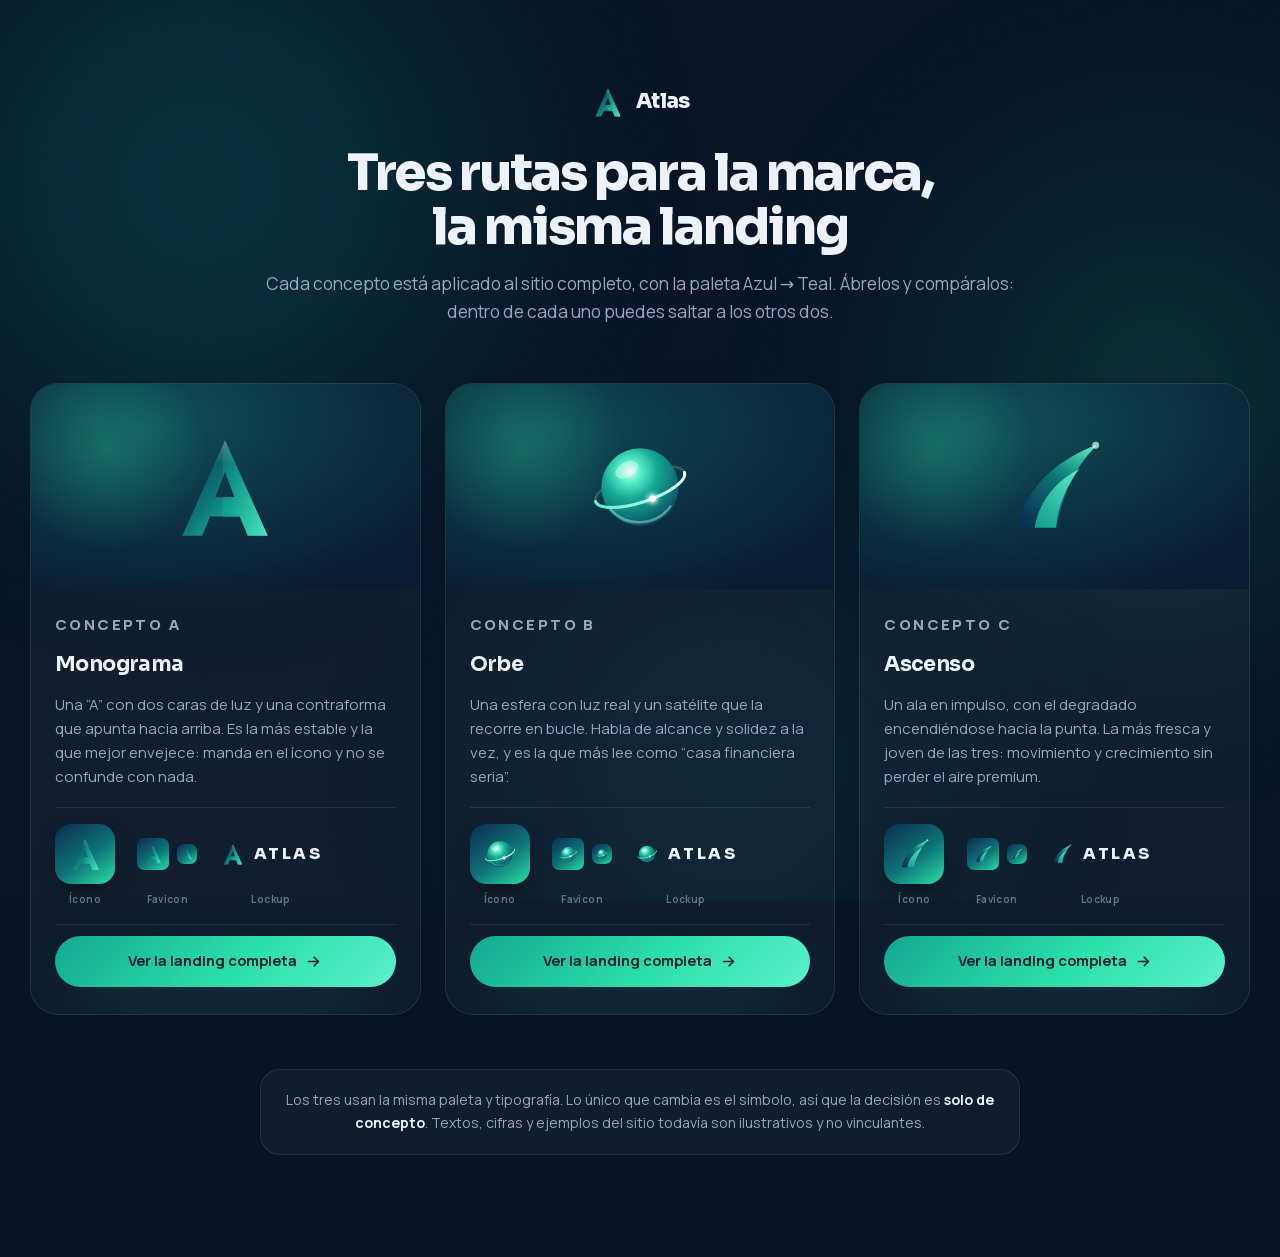
<file: comparar.html>
<!DOCTYPE html>
<html lang="es-VE">
<head>
<meta charset="UTF-8">
<meta name="viewport" content="width=device-width, initial-scale=1">
<meta name="theme-color" content="#061426">
<title>Atlas · Los 3 conceptos de marca</title>
<meta name="description" content="Las tres rutas de identidad de Atlas, cada una aplicada a la landing completa.">
<link rel="icon" href="favicon.ico" sizes="any">
<link rel="icon" href="assets/img/icon-192.png" type="image/png">
<link rel="apple-touch-icon" href="assets/img/apple-touch-icon.png">
<link rel="preload" href="assets/fonts/manrope-latin.woff2" as="font" type="font/woff2" crossorigin>
<link rel="preload" href="assets/fonts/sora-latin.woff2" as="font" type="font/woff2" crossorigin>
<link rel="stylesheet" href="assets/css/fonts.css">
<link rel="stylesheet" href="assets/css/style.css">
<link rel="stylesheet" href="assets/css/compare.css">
</head>
<body>

<div class="aurora" aria-hidden="true">
  <span class="aurora__blob aurora__blob--1"></span>
  <span class="aurora__blob aurora__blob--2"></span>
  <span class="aurora__blob aurora__blob--3"></span>
</div>
<div class="noise" aria-hidden="true"></div>

<svg width="0" height="0" style="position:absolute" aria-hidden="true"><defs>
  <linearGradient id="gRoyal" x1="0%" y1="0%" x2="100%" y2="100%">
    <stop offset="0%" stop-color="var(--navy)"/><stop offset="46%" stop-color="var(--b1)"/><stop offset="100%" stop-color="var(--b3)"/>
  </linearGradient>
  <!-- La faceta arranca transparente: cortada en seco dejaba una costura
       vertical que a tamaño pequeño se leía como una grieta en la letra. -->
  <linearGradient id="gFacet" x1="0%" y1="0%" x2="100%" y2="65%">
    <stop offset="0%" stop-color="var(--b2)" stop-opacity="0"/>
    <stop offset="38%" stop-color="var(--b2)" stop-opacity=".72"/>
    <stop offset="100%" stop-color="var(--b4)" stop-opacity=".92"/>
  </linearGradient>
  <linearGradient id="gloss" x1="0" y1="0" x2="0" y2="1">
    <stop offset="0%" stop-color="#fff" stop-opacity=".42"/><stop offset="58%" stop-color="#fff" stop-opacity="0"/>
  </linearGradient>
  <radialGradient id="sphere" cx="37%" cy="30%" r="84%">
    <stop offset="0%" stop-color="#fff" stop-opacity=".92"/><stop offset="16%" stop-color="var(--b4)"/>
    <stop offset="42%" stop-color="var(--b2)"/><stop offset="70%" stop-color="var(--b1)"/>
    <stop offset="100%" stop-color="var(--navy)"/>
  </radialGradient>
  <linearGradient id="gRing" x1="0%" y1="0%" x2="100%" y2="0%">
    <stop offset="0%" stop-color="var(--b4)"/><stop offset="100%" stop-color="#EAFFF9"/>
  </linearGradient>
  <linearGradient id="gWing" x1="10%" y1="100%" x2="90%" y2="0%">
    <stop offset="0%" stop-color="var(--navy)"/><stop offset="55%" stop-color="var(--b1)"/><stop offset="100%" stop-color="var(--b3)"/>
  </linearGradient>
  <linearGradient id="gWing2" x1="10%" y1="100%" x2="90%" y2="0%">
    <stop offset="0%" stop-color="var(--b2)"/><stop offset="100%" stop-color="var(--b4)"/>
  </linearGradient>
  <filter id="soft" x="-40%" y="-40%" width="180%" height="180%"><feGaussianBlur stdDeviation="2.2"/></filter>

  <clipPath id="clipA"><path d="M60 14 L102 108 L82.5 108 L74.5 89 L45.5 89 L37.5 108 L18 108 Z M60 45 L50.5 70 L69.5 70 Z" clip-rule="evenodd"/></clipPath>
  <clipPath id="clipWing"><path d="M24 100 C30 64 56 36 102 18 C86 34 70 56 62 100 Z"/></clipPath>

  <!-- A · Monograma facetado -->
  <g id="markA">
    <path fill="url(#gRoyal)" fill-rule="evenodd" d="M60 14 L102 108 L82.5 108 L74.5 89 L45.5 89 L37.5 108 L18 108 Z M60 45 L50.5 70 L69.5 70 Z"/>
    <g clip-path="url(#clipA)"><rect x="58" y="0" width="62" height="120" fill="url(#gFacet)"/></g>
    <rect x="0" y="0" width="120" height="64" fill="url(#gloss)" clip-path="url(#clipA)"/>
  </g>

  <!-- B · Orbe con órbita -->
  <g id="markB">
    <g transform="rotate(-18 60 60)"><path d="M14 60 A46 15 0 0 1 106 60" fill="none" stroke="#BFEEE6" stroke-opacity=".2" stroke-width="2.4" stroke-linecap="round"/></g>
    <circle cx="60" cy="60" r="38" fill="url(#sphere)"/>
    <ellipse cx="47" cy="43" rx="12" ry="7.5" fill="#F2FFFB" opacity=".4" transform="rotate(-30 47 43)"/>
    <path d="M31 82 A38 38 0 0 0 90 79" fill="none" stroke="#A9F4E2" stroke-opacity=".45" stroke-width="2.4" stroke-linecap="round"/>
    <g transform="rotate(-18 60 60)">
      <path d="M14 60 A46 15 0 0 0 106 60" fill="none" stroke="url(#gRing)" stroke-width="3" stroke-linecap="round"/>
      <g>
        <circle r="5" fill="#DFFFF6" filter="url(#soft)"/>
        <circle r="3" fill="#fff"/>
        <animateMotion dur="5.6s" repeatCount="indefinite" calcMode="linear" keyTimes="0;0.5;1" keyPoints="0;1;1" path="M14 60 A46 15 0 0 0 106 60"/>
        <animate attributeName="opacity" values="1;1;0;0" keyTimes="0;0.49;0.5;1" dur="5.6s" repeatCount="indefinite"/>
      </g>
    </g>
  </g>

  <!-- C · Vela en ascenso -->
  <g id="markC">
    <path fill="url(#gWing)" d="M24 100 C30 64 56 36 102 18 C86 34 70 56 62 100 Z"/>
    <path fill="url(#gWing2)" opacity=".92" d="M40 100 C44 76 58 56 84 42 C72 58 63 78 61 100 Z"/>
    <rect x="0" y="0" width="120" height="72" fill="url(#gloss)" clip-path="url(#clipWing)"/>
    <circle cx="100" cy="19" r="3.4" fill="#D8FFF2"><animate attributeName="opacity" values="1;.3;1" dur="2.6s" repeatCount="indefinite"/></circle>
  </g>
</defs></svg>

<main class="cmp">
  <div class="wrap">
    <header class="cmp__head">
      <span class="cmp__brand"><svg viewBox="0 0 120 120" aria-hidden="true"><use href="#markA"/></svg>Atlas</span>
      <h1>Tres rutas para la marca,<br>la misma landing</h1>
      <p>Cada concepto está aplicado al sitio completo, con la paleta Azul → Teal.
         Ábrelos y compáralos: dentro de cada uno puedes saltar a los otros dos.</p>
    </header>

    <div class="cmp__grid">
      <article class="card">
        <div class="card__stage"><svg viewBox="0 0 120 120" aria-hidden="true"><use href="#markA"/></svg></div>
        <div class="card__body">
          <p class="card__tag">Concepto A</p>
          <h2>Monograma</h2>
          <p>Una “A” con dos caras de luz y una contraforma que apunta hacia arriba. Es la más estable y la que mejor envejece: manda en el ícono y no se confunde con nada.</p>

          <div class="card__specs">
            <div class="spec">
              <span class="appicon"><svg viewBox="0 0 120 120" aria-hidden="true"><use href="#markA"/></svg></span>
              <span class="spec__lbl">Ícono</span>
            </div>
            <div class="spec">
              <span class="favs">
                <span><svg viewBox="0 0 120 120" aria-hidden="true"><use href="#markA"/></svg></span>
                <span><svg viewBox="0 0 120 120" aria-hidden="true"><use href="#markA"/></svg></span>
              </span>
              <span class="spec__lbl">Favicon</span>
            </div>
            <div class="spec">
              <span class="lockup"><svg viewBox="0 0 120 120" aria-hidden="true"><use href="#markA"/></svg><b>ATLAS</b></span>
              <span class="spec__lbl">Lockup</span>
            </div>
          </div>

          <a class="card__go" href="concepto-a.html">
            <span>Ver la landing completa</span>
            <svg viewBox="0 0 24 24" fill="none" stroke="currentColor" stroke-width="2.4" stroke-linecap="round" stroke-linejoin="round"><path d="M5 12h14M13 6l6 6-6 6"/></svg>
          </a>
        </div>
      </article>
      <article class="card">
        <div class="card__stage"><svg viewBox="0 0 120 120" aria-hidden="true"><use href="#markB"/></svg></div>
        <div class="card__body">
          <p class="card__tag">Concepto B</p>
          <h2>Orbe</h2>
          <p>Una esfera con luz real y un satélite que la recorre en bucle. Habla de alcance y solidez a la vez, y es la que más lee como “casa financiera seria”.</p>

          <div class="card__specs">
            <div class="spec">
              <span class="appicon"><svg viewBox="0 0 120 120" aria-hidden="true"><use href="#markB"/></svg></span>
              <span class="spec__lbl">Ícono</span>
            </div>
            <div class="spec">
              <span class="favs">
                <span><svg viewBox="0 0 120 120" aria-hidden="true"><use href="#markB"/></svg></span>
                <span><svg viewBox="0 0 120 120" aria-hidden="true"><use href="#markB"/></svg></span>
              </span>
              <span class="spec__lbl">Favicon</span>
            </div>
            <div class="spec">
              <span class="lockup"><svg viewBox="0 0 120 120" aria-hidden="true"><use href="#markB"/></svg><b>ATLAS</b></span>
              <span class="spec__lbl">Lockup</span>
            </div>
          </div>

          <a class="card__go" href="concepto-b.html">
            <span>Ver la landing completa</span>
            <svg viewBox="0 0 24 24" fill="none" stroke="currentColor" stroke-width="2.4" stroke-linecap="round" stroke-linejoin="round"><path d="M5 12h14M13 6l6 6-6 6"/></svg>
          </a>
        </div>
      </article>
      <article class="card">
        <div class="card__stage"><svg viewBox="0 0 120 120" aria-hidden="true"><use href="#markC"/></svg></div>
        <div class="card__body">
          <p class="card__tag">Concepto C</p>
          <h2>Ascenso</h2>
          <p>Un ala en impulso, con el degradado encendiéndose hacia la punta. La más fresca y joven de las tres: movimiento y crecimiento sin perder el aire premium.</p>

          <div class="card__specs">
            <div class="spec">
              <span class="appicon"><svg viewBox="0 0 120 120" aria-hidden="true"><use href="#markC"/></svg></span>
              <span class="spec__lbl">Ícono</span>
            </div>
            <div class="spec">
              <span class="favs">
                <span><svg viewBox="0 0 120 120" aria-hidden="true"><use href="#markC"/></svg></span>
                <span><svg viewBox="0 0 120 120" aria-hidden="true"><use href="#markC"/></svg></span>
              </span>
              <span class="spec__lbl">Favicon</span>
            </div>
            <div class="spec">
              <span class="lockup"><svg viewBox="0 0 120 120" aria-hidden="true"><use href="#markC"/></svg><b>ATLAS</b></span>
              <span class="spec__lbl">Lockup</span>
            </div>
          </div>

          <a class="card__go" href="concepto-c.html">
            <span>Ver la landing completa</span>
            <svg viewBox="0 0 24 24" fill="none" stroke="currentColor" stroke-width="2.4" stroke-linecap="round" stroke-linejoin="round"><path d="M5 12h14M13 6l6 6-6 6"/></svg>
          </a>
        </div>
      </article>
    </div>

    <p class="cmp__note">
      Los tres usan la misma paleta y tipografía. Lo único que cambia es el símbolo, así que
      la decisión es <b>solo de concepto</b>. Textos, cifras y ejemplos del sitio todavía
      son ilustrativos y no vinculantes.
    </p>
  </div>
</main>

</body>
</html>
</file>
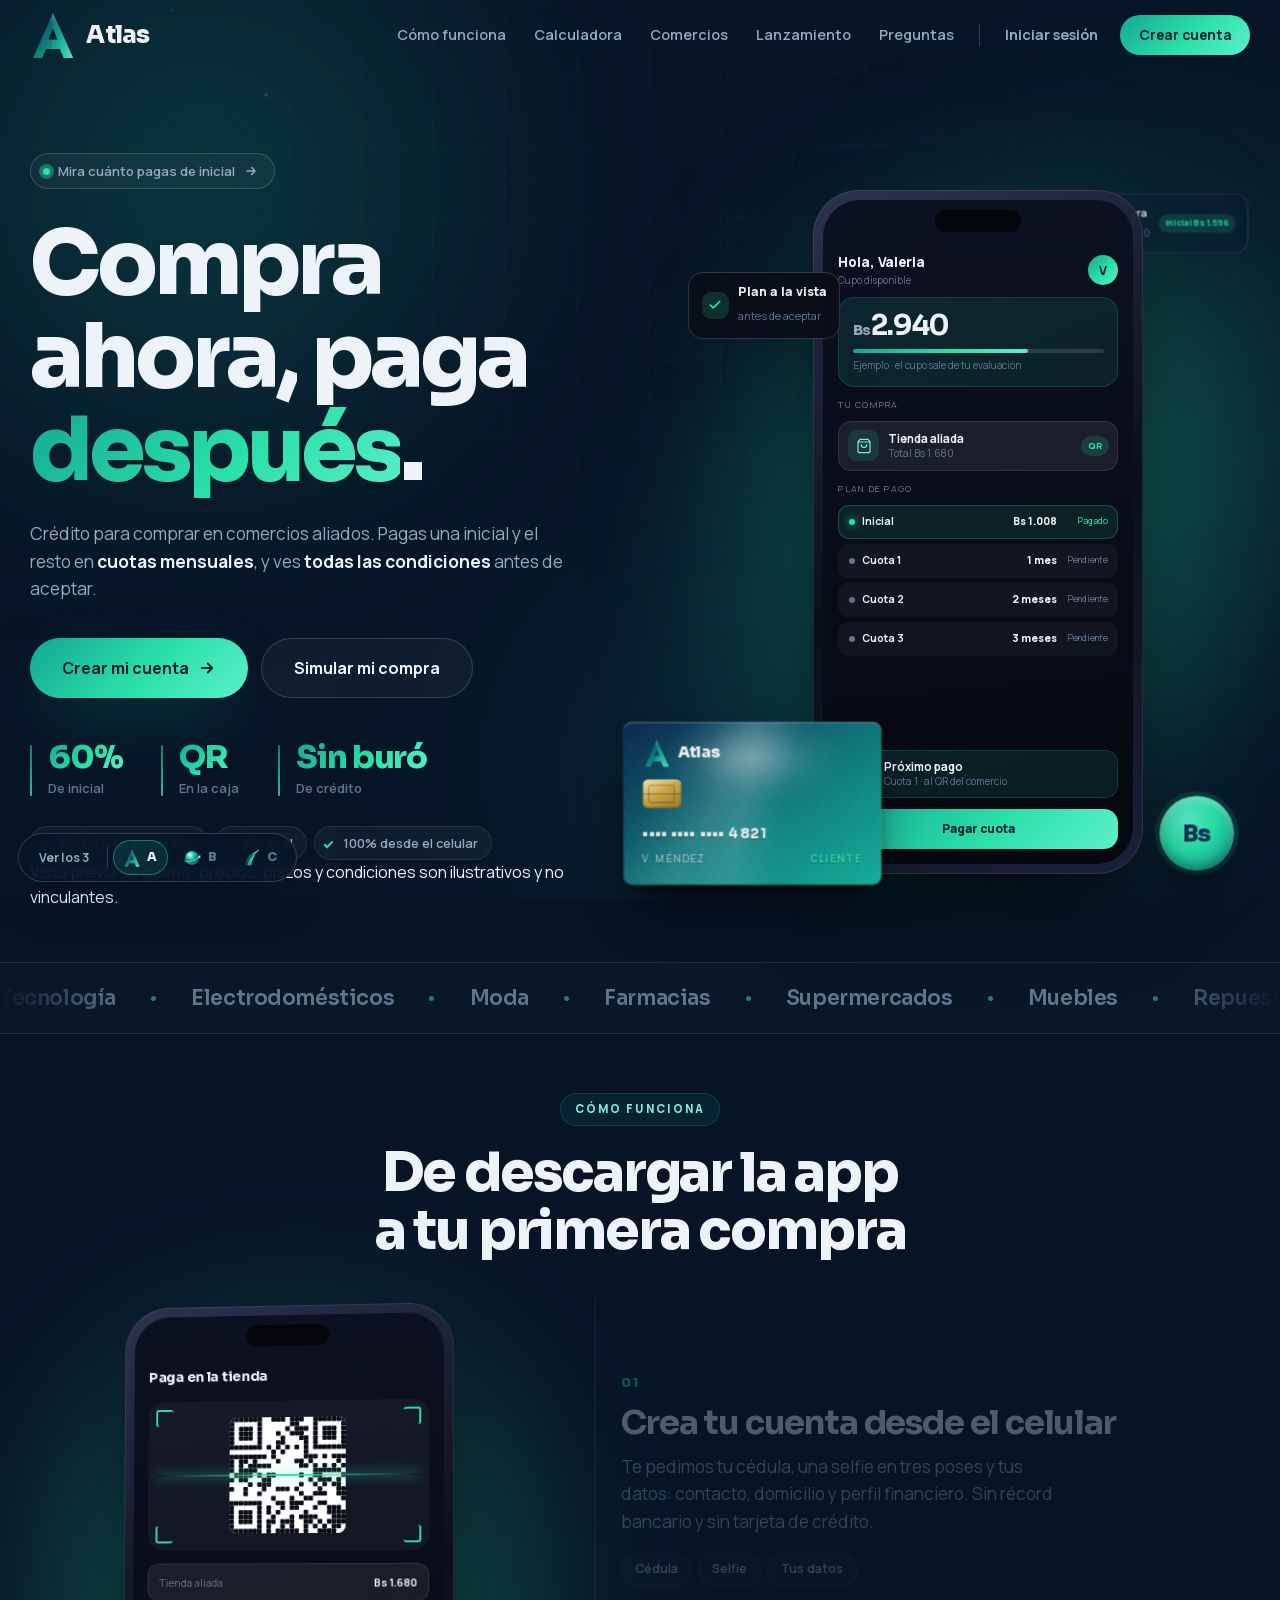
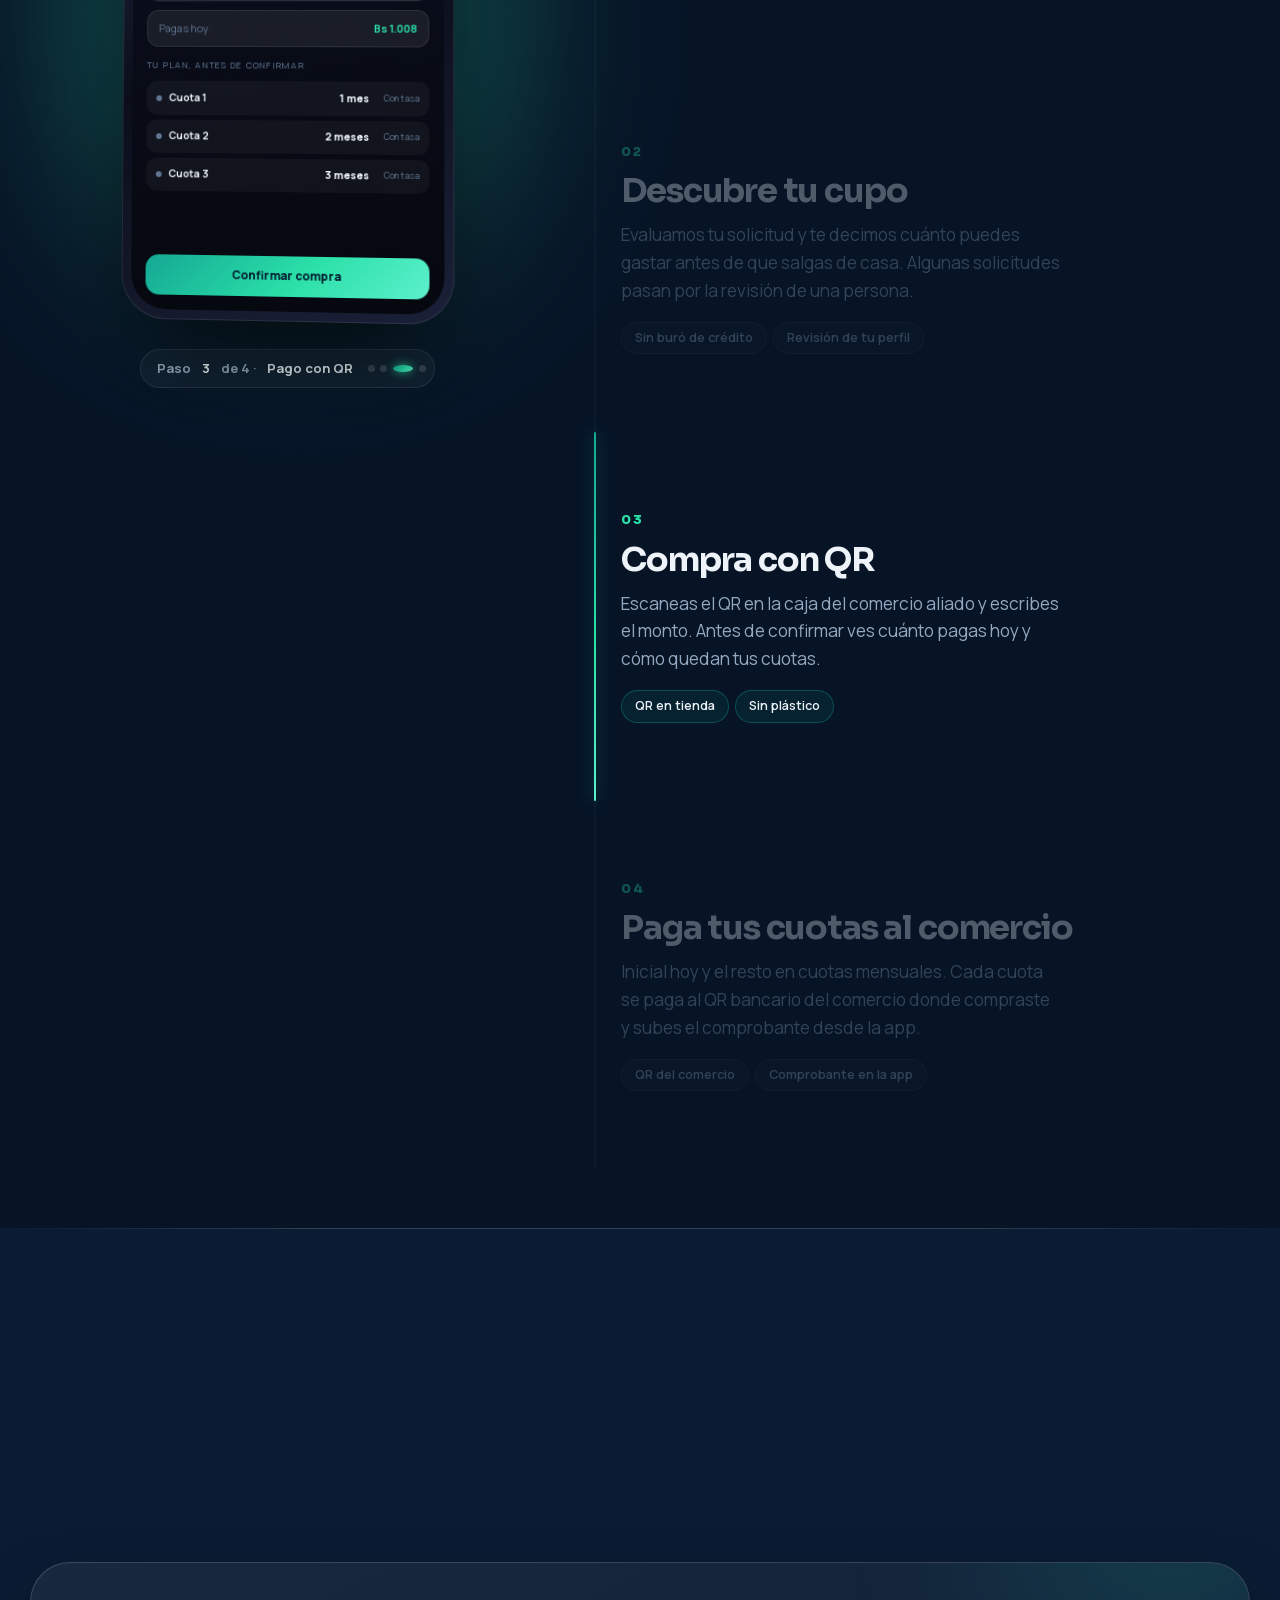
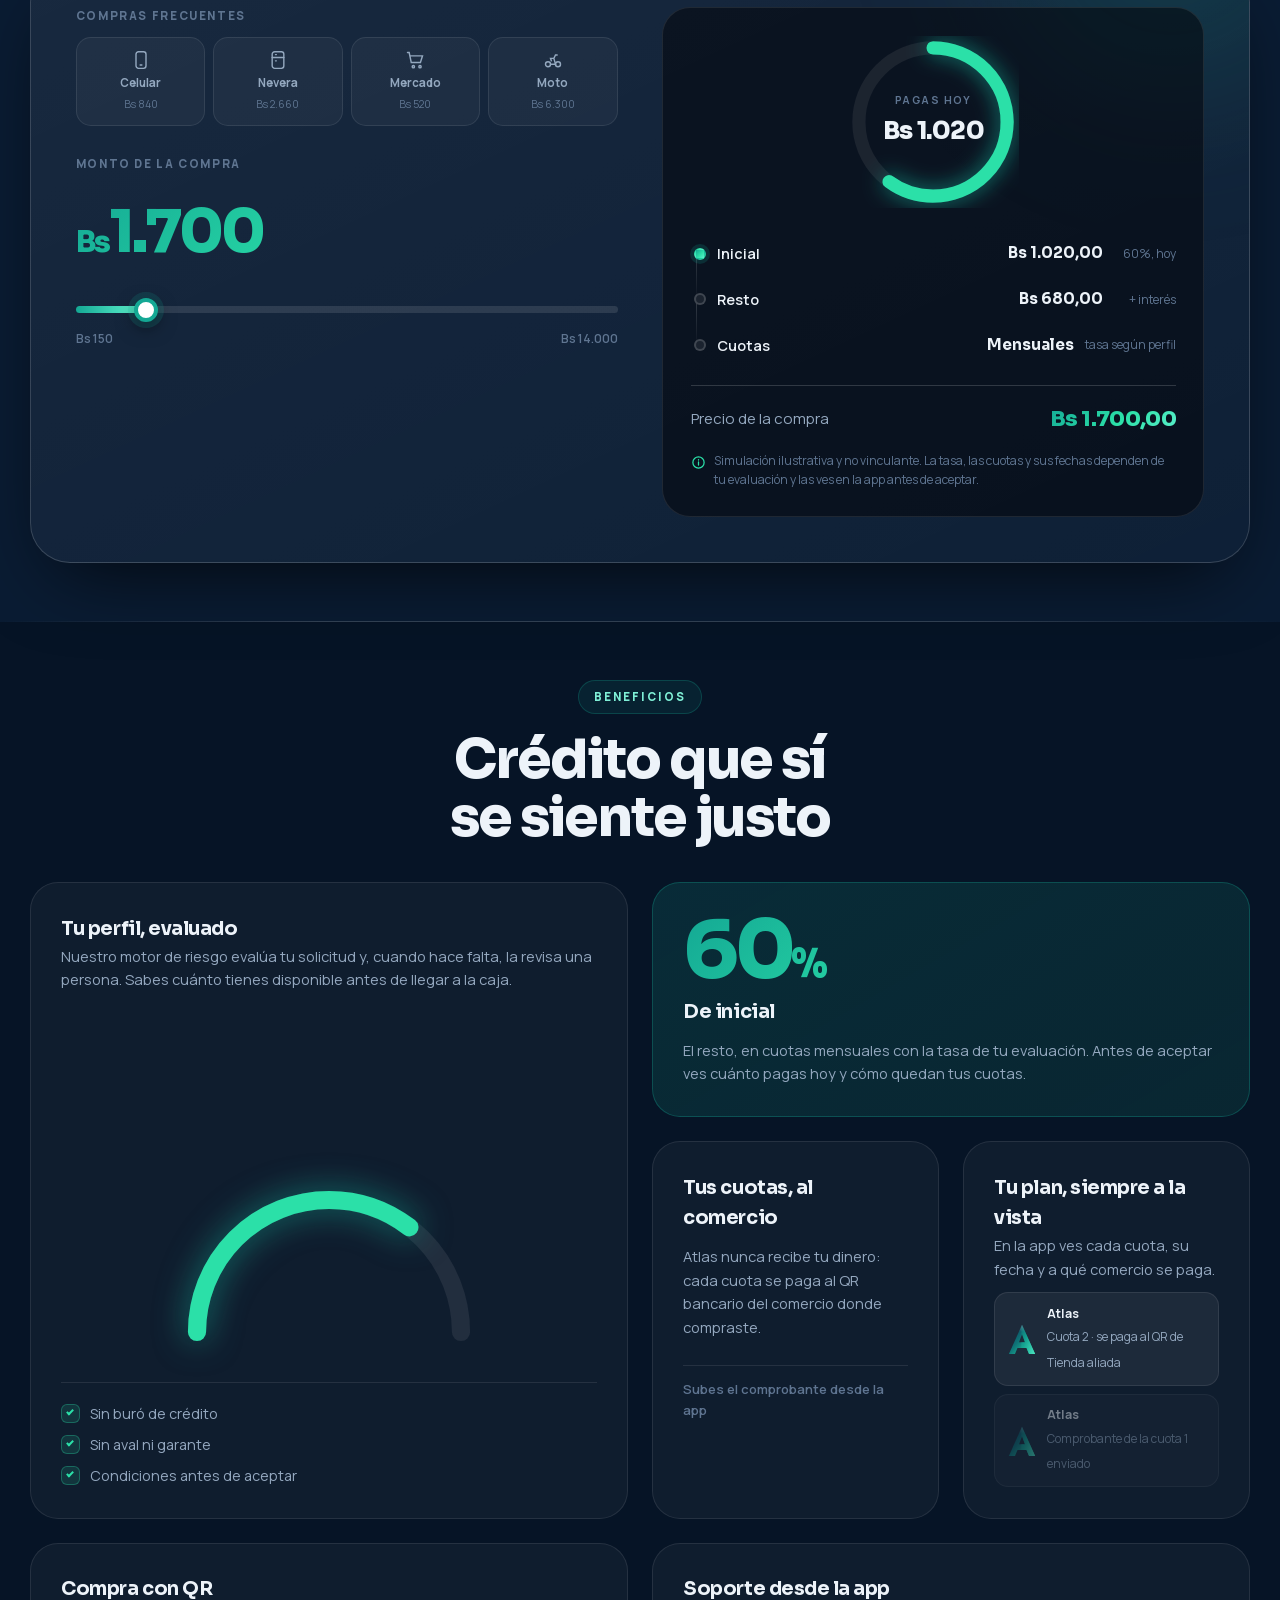
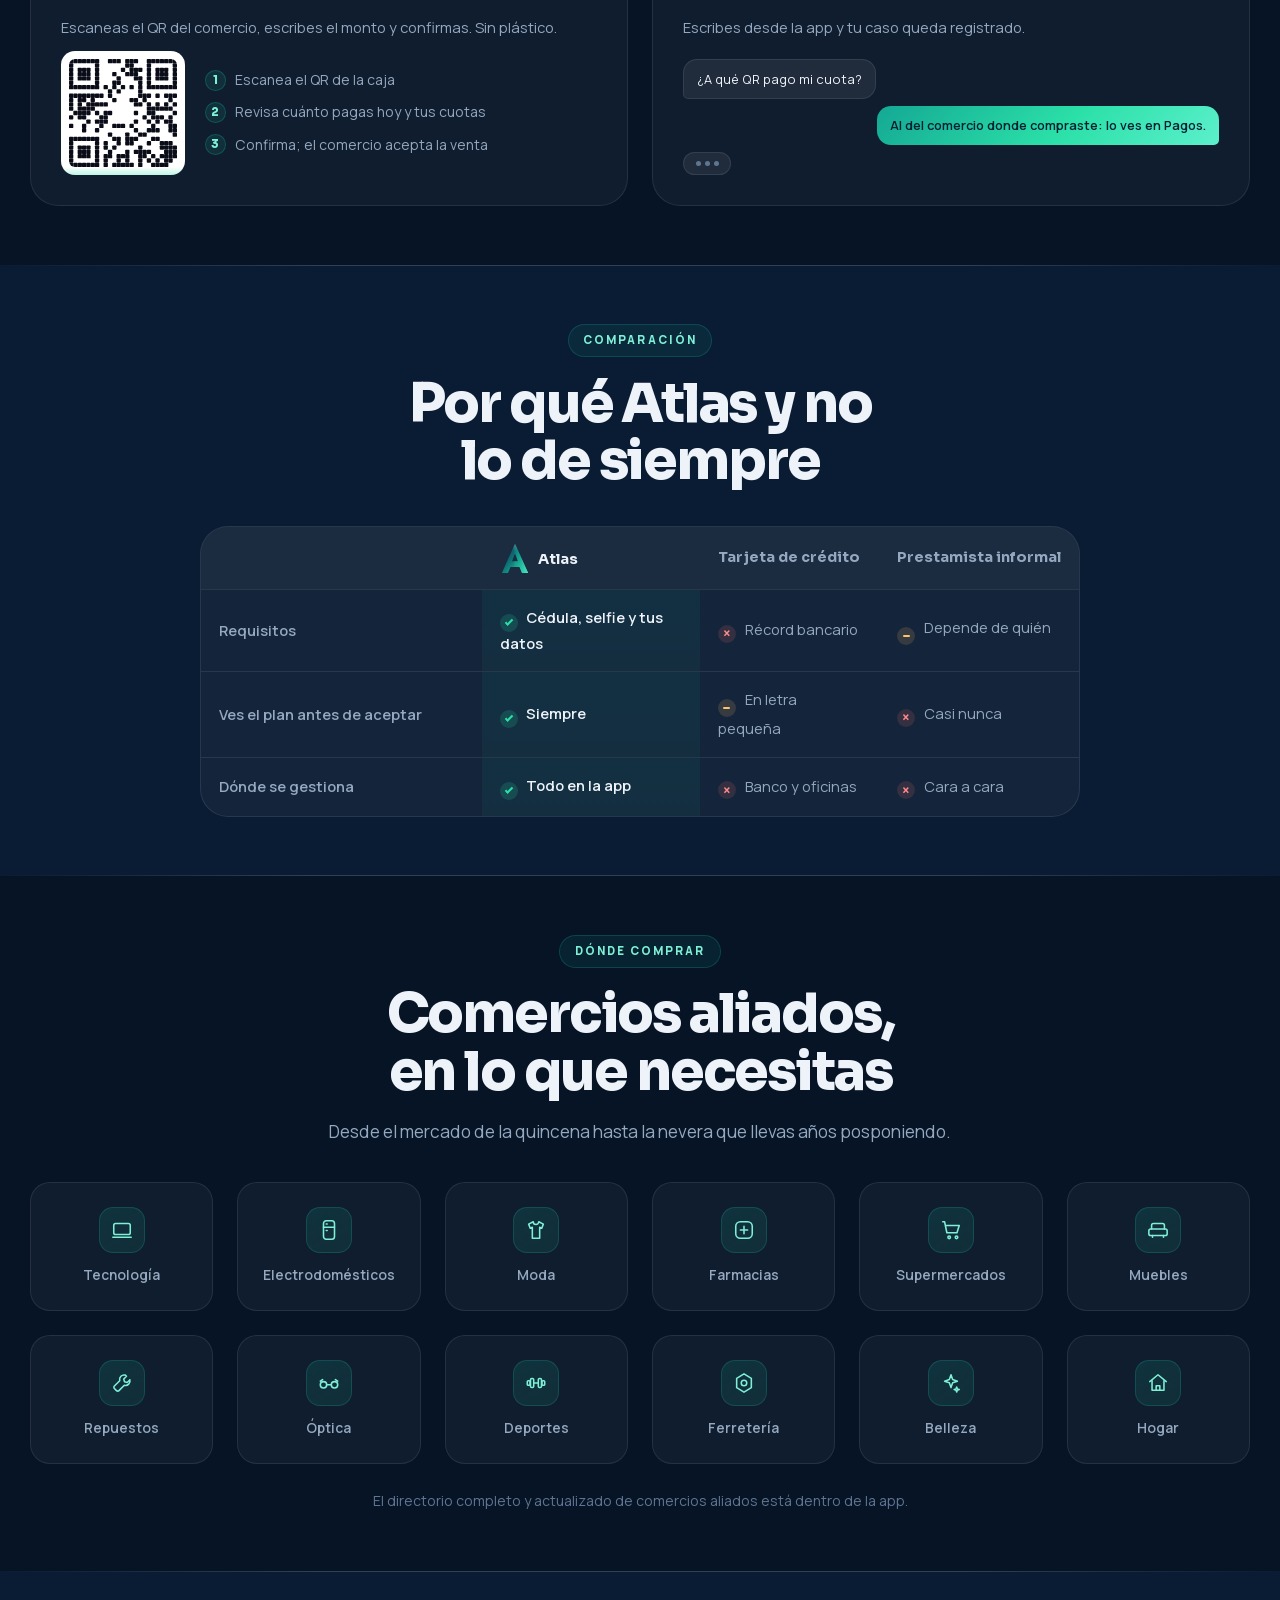
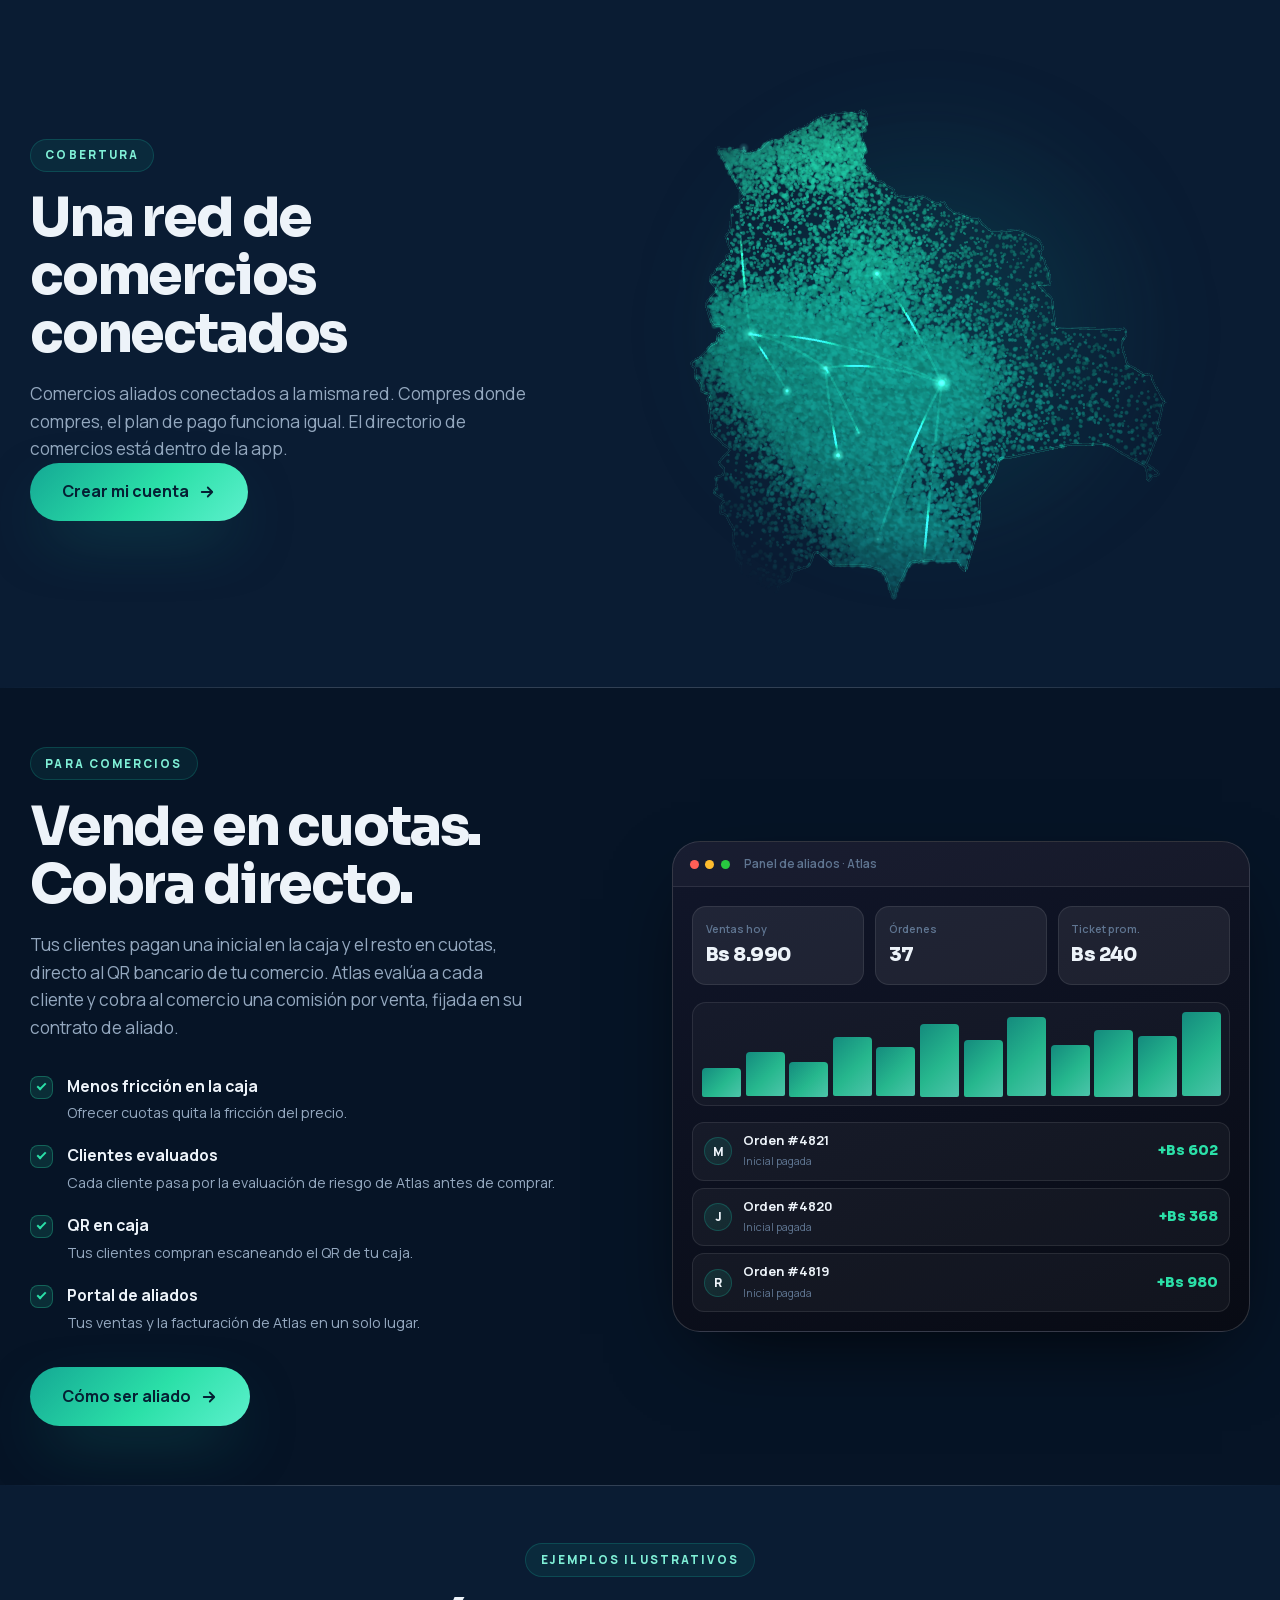
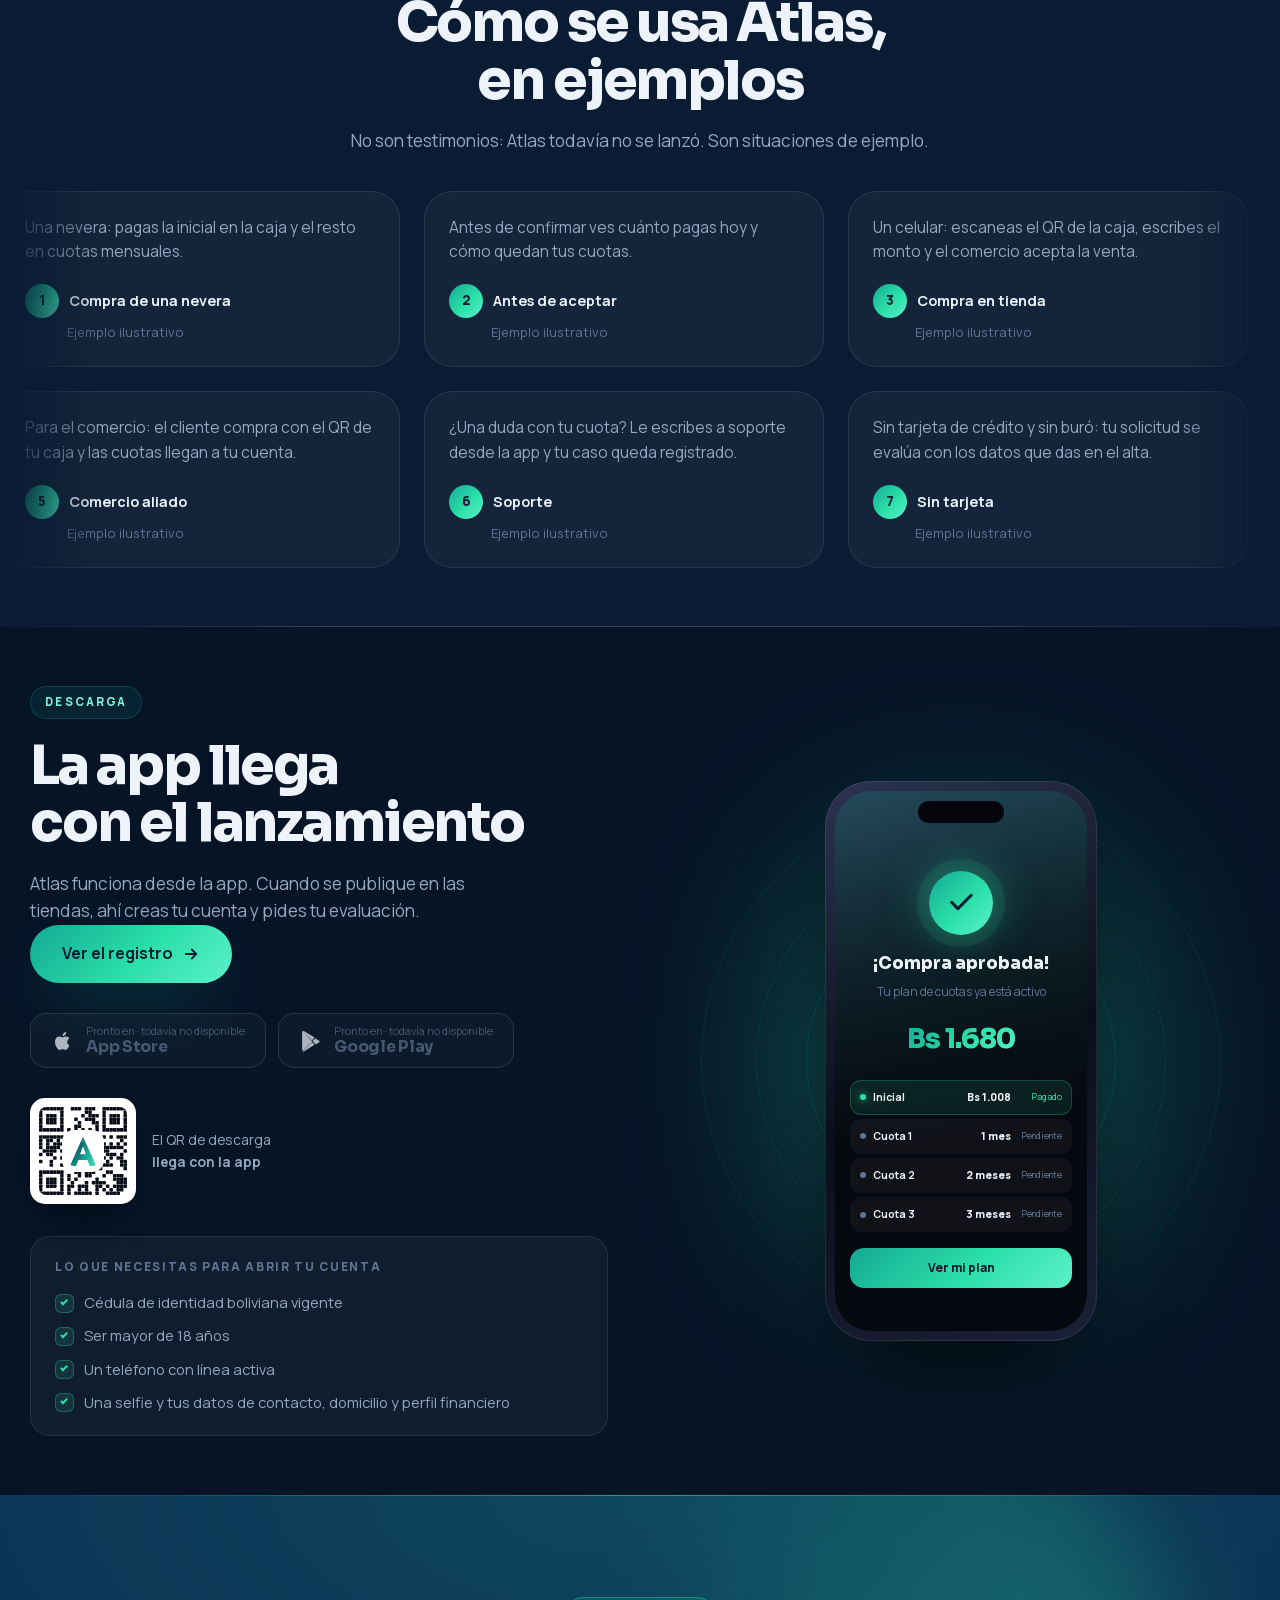
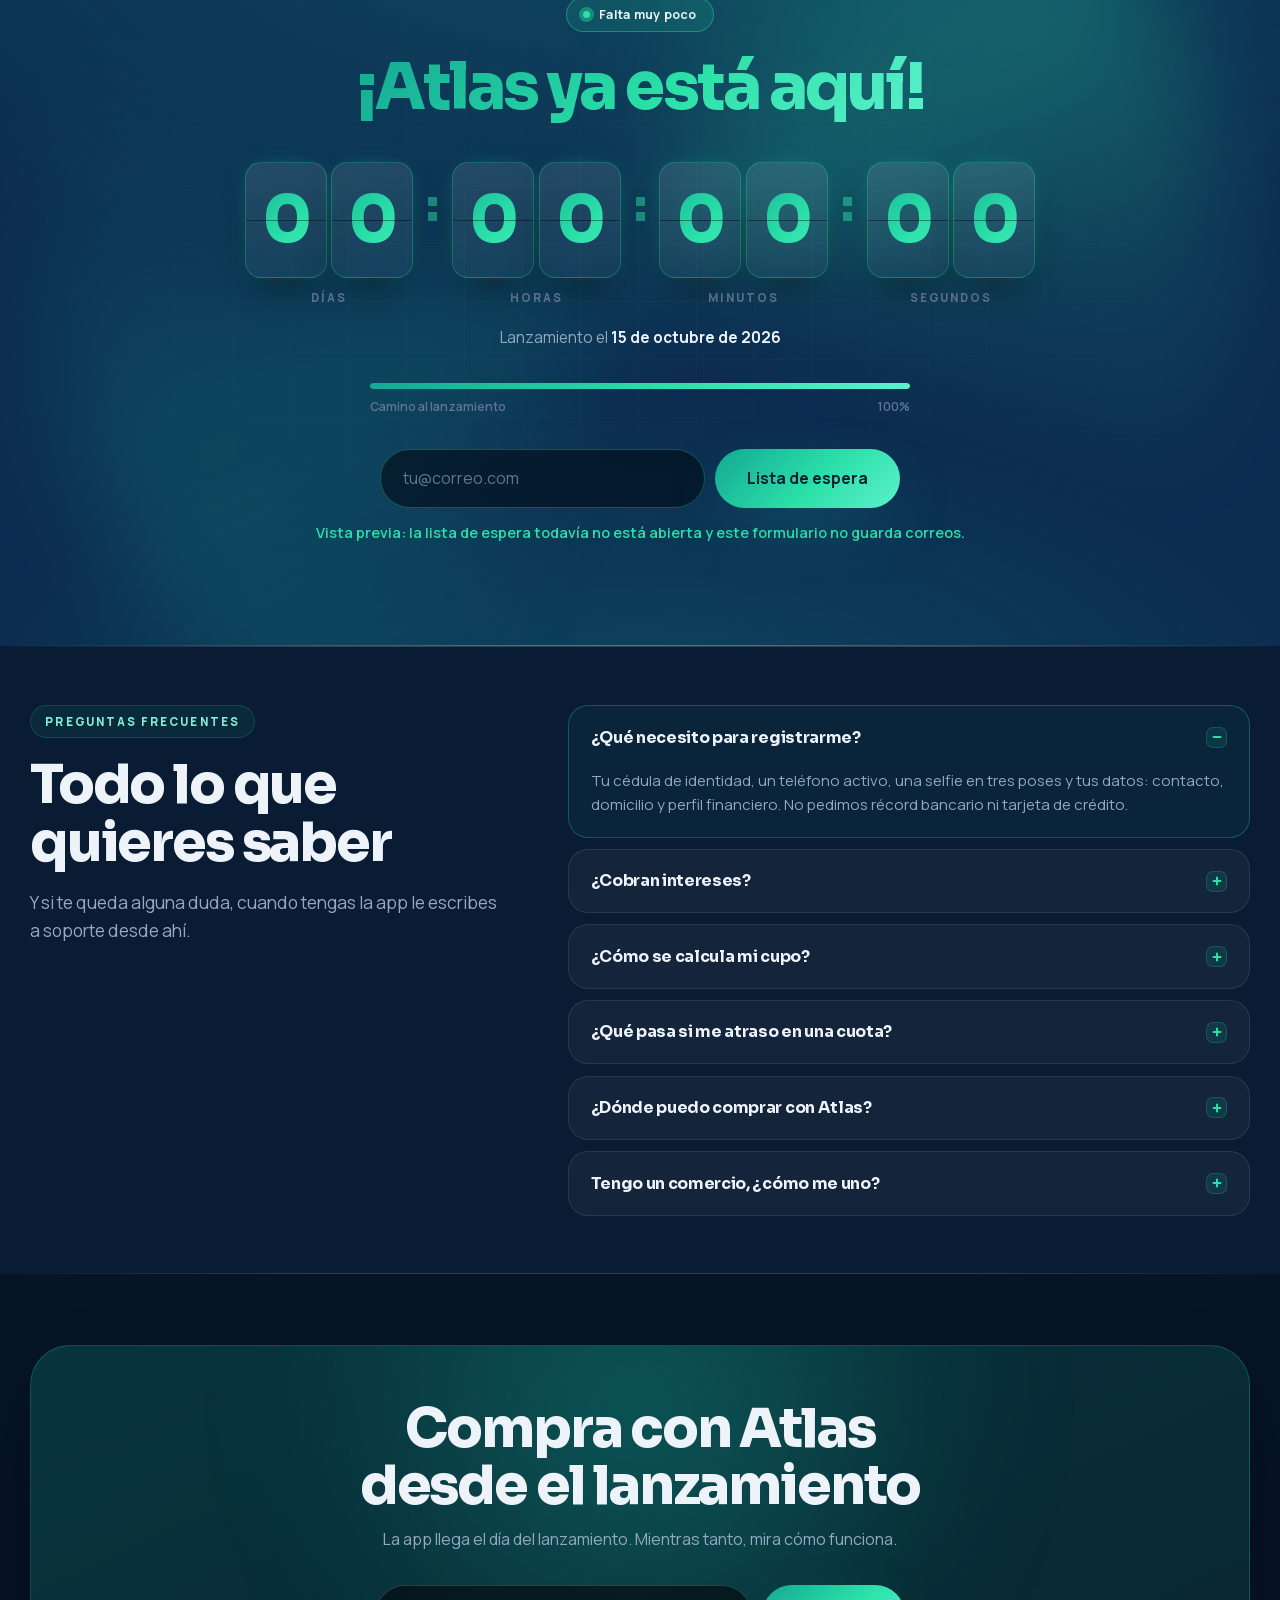
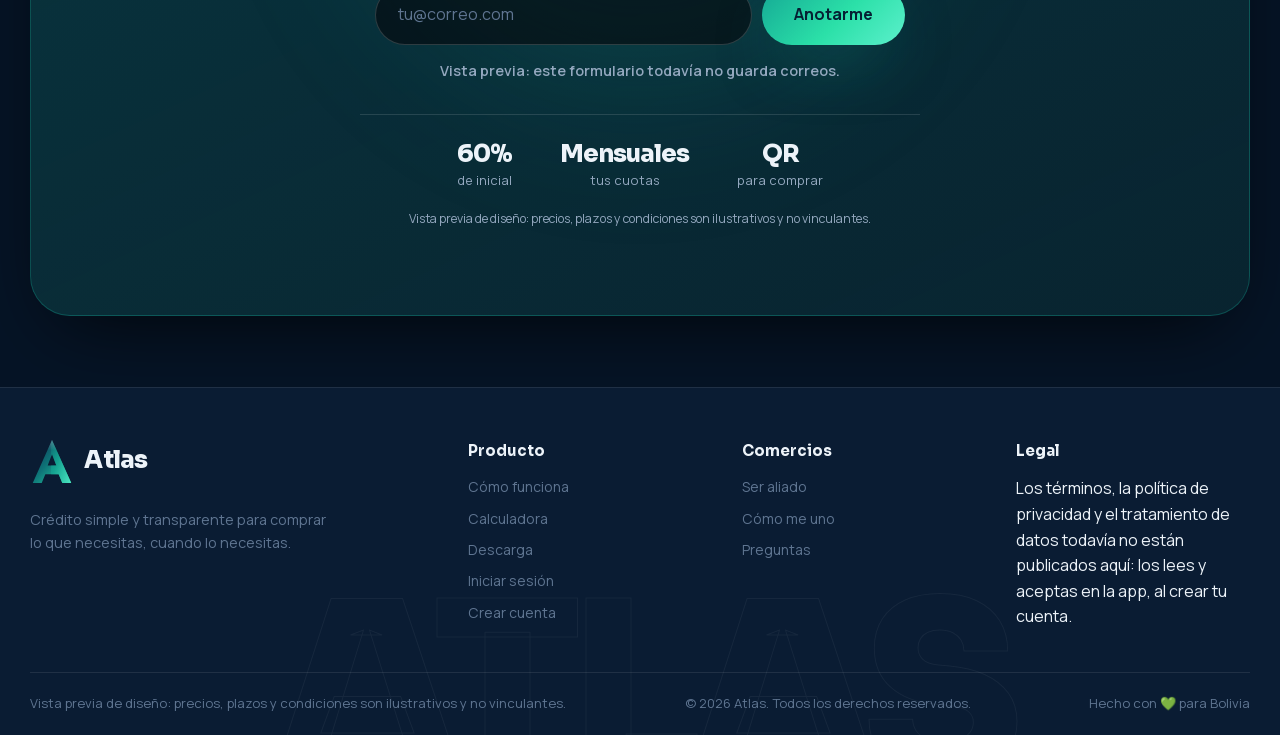
<file: concepto-a.html>
<!DOCTYPE html>
<html lang="es-BO">
<head>
<meta charset="UTF-8">
<meta name="viewport" content="width=device-width, initial-scale=1, viewport-fit=cover">
<meta name="theme-color" content="#061426">
<title>Atlas · Concepto A — Monograma</title>
<meta name="description" content="Atlas es un crédito para comprar en comercios aliados de Bolivia: pagas una inicial y el resto en cuotas mensuales, sin tarjeta de crédito. Las condiciones dependen de tu perfil y las ves antes de aceptar.">

<link rel="canonical" href="https://atlas.landing.test.arauzsoftware.com/">
<meta property="og:type" content="website">
<meta property="og:url" content="https://atlas.landing.test.arauzsoftware.com/">
<meta property="og:locale" content="es_BO">
<meta property="og:title" content="Atlas — Compra ahora, paga después">
<meta property="og:description" content="Compra en comercios aliados y paga en cuotas. Ves las condiciones antes de aceptar.">
<meta property="og:image" content="https://atlas.landing.test.arauzsoftware.com/assets/img/logo-app.png">
<meta name="twitter:card" content="summary_large_image">

<link rel="icon" href="favicon.ico" sizes="any">
<link rel="icon" href="assets/img/icon-192.png" type="image/png">
<link rel="apple-touch-icon" href="assets/img/apple-touch-icon.png">
<link rel="preload" href="assets/fonts/manrope-latin.woff2" as="font" type="font/woff2" crossorigin>
<link rel="preload" href="assets/fonts/sora-latin.woff2" as="font" type="font/woff2" crossorigin>
<link rel="stylesheet" href="assets/css/fonts.css">
<link rel="stylesheet" href="assets/css/style.css">
<link rel="stylesheet" href="assets/css/compare.css">
</head>
<body>

<!-- ══════════ SÍMBOLOS DE MARCA ══════════
     Los tres conceptos del manual. Los stops usan las variables de marca,
     así que el símbolo se repinta solo al cambiar la ruta de degradado.     -->
<svg width="0" height="0" style="position:absolute" aria-hidden="true"><defs>
  <linearGradient id="gRoyal" x1="0%" y1="0%" x2="100%" y2="100%">
    <stop offset="0%" stop-color="var(--navy)"/><stop offset="46%" stop-color="var(--b1)"/><stop offset="100%" stop-color="var(--b3)"/>
  </linearGradient>
  <!-- La faceta arranca transparente: cortada en seco dejaba una costura
       vertical que a tamaño pequeño se leía como una grieta en la letra. -->
  <linearGradient id="gFacet" x1="0%" y1="0%" x2="100%" y2="65%">
    <stop offset="0%" stop-color="var(--b2)" stop-opacity="0"/>
    <stop offset="38%" stop-color="var(--b2)" stop-opacity=".72"/>
    <stop offset="100%" stop-color="var(--b4)" stop-opacity=".92"/>
  </linearGradient>
  <linearGradient id="gloss" x1="0" y1="0" x2="0" y2="1">
    <stop offset="0%" stop-color="#fff" stop-opacity=".42"/><stop offset="58%" stop-color="#fff" stop-opacity="0"/>
  </linearGradient>
  <radialGradient id="sphere" cx="37%" cy="30%" r="84%">
    <stop offset="0%" stop-color="#fff" stop-opacity=".92"/><stop offset="16%" stop-color="var(--b4)"/>
    <stop offset="42%" stop-color="var(--b2)"/><stop offset="70%" stop-color="var(--b1)"/>
    <stop offset="100%" stop-color="var(--navy)"/>
  </radialGradient>
  <linearGradient id="gRing" x1="0%" y1="0%" x2="100%" y2="0%">
    <stop offset="0%" stop-color="var(--b4)"/><stop offset="100%" stop-color="#EAFFF9"/>
  </linearGradient>
  <linearGradient id="gWing" x1="10%" y1="100%" x2="90%" y2="0%">
    <stop offset="0%" stop-color="var(--navy)"/><stop offset="55%" stop-color="var(--b1)"/><stop offset="100%" stop-color="var(--b3)"/>
  </linearGradient>
  <linearGradient id="gWing2" x1="10%" y1="100%" x2="90%" y2="0%">
    <stop offset="0%" stop-color="var(--b2)"/><stop offset="100%" stop-color="var(--b4)"/>
  </linearGradient>
  <filter id="soft" x="-40%" y="-40%" width="180%" height="180%"><feGaussianBlur stdDeviation="2.2"/></filter>

  <clipPath id="clipA"><path d="M60 14 L102 108 L82.5 108 L74.5 89 L45.5 89 L37.5 108 L18 108 Z M60 45 L50.5 70 L69.5 70 Z" clip-rule="evenodd"/></clipPath>
  <clipPath id="clipWing"><path d="M24 100 C30 64 56 36 102 18 C86 34 70 56 62 100 Z"/></clipPath>

  <!-- A · Monograma facetado -->
  <g id="markA">
    <path fill="url(#gRoyal)" fill-rule="evenodd" d="M60 14 L102 108 L82.5 108 L74.5 89 L45.5 89 L37.5 108 L18 108 Z M60 45 L50.5 70 L69.5 70 Z"/>
    <g clip-path="url(#clipA)"><rect x="58" y="0" width="62" height="120" fill="url(#gFacet)"/></g>
    <rect x="0" y="0" width="120" height="64" fill="url(#gloss)" clip-path="url(#clipA)"/>
  </g>

  <!-- B · Orbe con órbita -->
  <g id="markB">
    <g transform="rotate(-18 60 60)"><path d="M14 60 A46 15 0 0 1 106 60" fill="none" stroke="#BFEEE6" stroke-opacity=".2" stroke-width="2.4" stroke-linecap="round"/></g>
    <circle cx="60" cy="60" r="38" fill="url(#sphere)"/>
    <ellipse cx="47" cy="43" rx="12" ry="7.5" fill="#F2FFFB" opacity=".4" transform="rotate(-30 47 43)"/>
    <path d="M31 82 A38 38 0 0 0 90 79" fill="none" stroke="#A9F4E2" stroke-opacity=".45" stroke-width="2.4" stroke-linecap="round"/>
    <g transform="rotate(-18 60 60)">
      <path d="M14 60 A46 15 0 0 0 106 60" fill="none" stroke="url(#gRing)" stroke-width="3" stroke-linecap="round"/>
      <g>
        <circle r="5" fill="#DFFFF6" filter="url(#soft)"/>
        <circle r="3" fill="#fff"/>
        <animateMotion dur="5.6s" repeatCount="indefinite" calcMode="linear" keyTimes="0;0.5;1" keyPoints="0;1;1" path="M14 60 A46 15 0 0 0 106 60"/>
        <animate attributeName="opacity" values="1;1;0;0" keyTimes="0;0.49;0.5;1" dur="5.6s" repeatCount="indefinite"/>
      </g>
    </g>
  </g>

  <!-- C · Vela en ascenso -->
  <g id="markC">
    <path fill="url(#gWing)" d="M24 100 C30 64 56 36 102 18 C86 34 70 56 62 100 Z"/>
    <path fill="url(#gWing2)" opacity=".92" d="M40 100 C44 76 58 56 84 42 C72 58 63 78 61 100 Z"/>
    <rect x="0" y="0" width="120" height="72" fill="url(#gloss)" clip-path="url(#clipWing)"/>
    <circle cx="100" cy="19" r="3.4" fill="#D8FFF2"><animate attributeName="opacity" values="1;.3;1" dur="2.6s" repeatCount="indefinite"/></circle>
  </g>
</defs></svg>

<!-- ══════════ PRELOADER ══════════ -->
<div class="loader" id="loader">
  <div class="loader__inner">
    <svg class="loader__logo" width="88" height="88" viewBox="14 12 92 96" aria-hidden="true"><use href="#markA"/></svg>
    <span class="loader__word">Atlas</span>
  </div>
  <div class="loader__count"><span id="loaderNum">0</span><i>%</i></div>
  <div class="loader__bar"><span id="loaderBar"></span></div>
  <div class="loader__curtain"></div>
</div>

<!-- ══════════ CAPAS DE AMBIENTE ══════════ -->
<div class="aurora" aria-hidden="true">
  <span class="aurora__blob aurora__blob--1"></span>
  <span class="aurora__blob aurora__blob--2"></span>
  <span class="aurora__blob aurora__blob--3"></span>
</div>
<canvas id="fx" class="fx" aria-hidden="true"></canvas>
<div class="noise" aria-hidden="true"></div>
<div class="cursor" id="cursor" aria-hidden="true"><i></i></div>

<!-- ══════════ NAV ══════════ -->
<header class="nav" id="nav">
  <div class="nav__inner">
    <a href="#hero" class="brand" data-cursor="link" aria-label="Atlas — inicio">
      <svg width="46" height="46" viewBox="14 12 92 96" aria-hidden="true"><use href="#markA"/></svg>
      <span>Atlas</span>
    </a>

    <nav class="nav__menu" id="navMenu" aria-label="Principal">
      <span class="nav__pill" id="navPill" aria-hidden="true"></span>
      <a href="#tour" class="nav__link">Cómo funciona</a>
      <a href="#calculadora" class="nav__link">Calculadora</a>
      <a href="#comercios" class="nav__link">Comercios</a>
      <a href="#lanzamiento" class="nav__link">Lanzamiento</a>
      <a href="#faq" class="nav__link">Preguntas</a>
      <span class="nav__gap" aria-hidden="true"></span>
      <a href="login.html" data-atlas-link="login" class="nav__link nav__login">Iniciar sesión</a>
      <a href="registro.html" data-atlas-link="signup" class="btn btn--primary btn--sm nav__cta" data-magnetic><span>Crear cuenta</span></a>
    </nav>

    <button type="button" class="burger" id="burger" aria-label="Abrir menú" aria-expanded="false" aria-controls="navMenu">
      <span></span><span></span>
    </button>
  </div>
</header>

<main>

<!-- ══════════ HERO ══════════ -->
<section class="hero" id="hero">
  <div class="hero__mesh" aria-hidden="true"></div>

  <div class="wrap hero__grid">
    <div class="hero__copy">
      <a href="#calculadora" class="tag" data-anim="fade" style="--d:0ms">
        <span class="tag__dot"></span>
        Mira cuánto pagas de inicial
        <svg viewBox="0 0 24 24" fill="none" stroke="currentColor" stroke-width="2.5" stroke-linecap="round" stroke-linejoin="round"><path d="M5 12h14M13 6l6 6-6 6"/></svg>
      </a>

      <h1 class="hero__title" data-split>Compra ahora, paga <em>después</em>.</h1>

      <p class="hero__lead" data-anim="fade" style="--d:520ms">
        Crédito para comprar en comercios aliados. Pagas una inicial y el resto en
        <strong>cuotas mensuales</strong>, y ves <strong>todas las condiciones</strong> antes de aceptar.
      </p>

      <div class="hero__cta" data-anim="fade" style="--d:620ms">
        <a href="registro.html" data-atlas-link="signup" class="btn btn--primary btn--lg" data-magnetic>
          <span>Crear mi cuenta</span>
          <svg viewBox="0 0 24 24" fill="none" stroke="currentColor" stroke-width="2.4" stroke-linecap="round" stroke-linejoin="round"><path d="M5 12h14M13 6l6 6-6 6"/></svg>
        </a>
        <a href="#calculadora" class="btn btn--line btn--lg" data-magnetic><span>Simular mi compra</span></a>
      </div>

      <ul class="hero__proof" data-anim="fade" style="--d:720ms">
        <li><b data-count="60" data-suffix="%"></b><span>De inicial</span></li>
        <li><b>QR</b><span>En la caja</span></li>
        <li><b>Sin buró</b><span>De crédito</span></li>
      </ul>

      <ul class="hero__chips" data-anim="fade" style="--d:800ms">
        <li>Sin tarjeta de crédito</li>
        <li>Sin aval</li>
        <li>100% desde el celular</li>
      </ul>

      <p class="hero__note preview-note" data-anim="fade" style="--d:860ms">
        Vista previa de diseño: precios, plazos y condiciones son ilustrativos y no vinculantes.
      </p>
    </div>

    <div class="hero__stage" data-anim="rise" style="--d:400ms">
     <div class="scene" id="scene">
      <div class="scene__deep">

        <!-- Tarjeta Atlas, el objeto que manda la escena -->
        <div class="fo fo--card" style="--x:11%;--y:87%;--z:90px;--p:26px">
          <div class="fo__in" style="--dur:9s;--delay:0s">
            <div class="acard">
              <span class="acard__weave"></span>
              <span class="acard__shine"></span>
              <div class="acard__top">
                <svg width="26" height="26" viewBox="14 12 92 96" aria-hidden="true"><use href="#markA"/></svg>
                <span>Atlas</span>
              </div>
              <span class="acard__chip"></span>
              <div class="acard__no">•••• •••• •••• 4821</div>
              <div class="acard__bot"><span>V. MÉNDEZ</span><b>CLIENTE</b></div>
            </div>
          </div>
        </div>

        <!-- Moneda -->
        <div class="fo fo--coin" style="--x:91%;--y:95%;--z:-30px;--p:50px">
          <div class="fo__in" style="--dur:7.5s;--delay:.6s">
            <div class="coin"><span>Bs</span></div>
          </div>
        </div>

        <!-- Compra flotando, al fondo -->
        <div class="fo fo--buy" style="--x:88%;--y:-2%;--z:-260px;--p:16px">
          <div class="fo__in" style="--dur:10s;--delay:1.1s">
            <div class="buy">
              <span class="buy__ico">
                <svg viewBox="0 0 24 24" fill="none" stroke="currentColor" stroke-width="1.7" stroke-linecap="round"><rect x="5" y="2" width="14" height="20" rx="3"/><path d="M5 9h14M9 5.5h1M9 13h1"/></svg>
              </span>
              <div><b>Nevera</b><em>Bs 2.660</em></div>
              <span class="buy__q">Inicial Bs 1.596</span>
            </div>
          </div>
        </div>

      <div class="device device--hero" data-tilt="7">
        <div class="device__aura" aria-hidden="true"></div>
        <div class="device__body">
          <span class="device__island" aria-hidden="true"></span>
          <div class="device__screen">
            <div class="ui">
              <header class="ui__bar">
                <div>
                  <p class="ui__hi">Hola, Valeria</p>
                  <p class="ui__mut">Cupo disponible</p>
                </div>
                <span class="ui__ava">V</span>
              </header>

              <div class="ui__hero-card">
                <p class="ui__amount"><i>Bs</i><b data-count="2940" data-money></b></p>
                <div class="ui__track"><i style="--w:70%"></i></div>
                <p class="ui__mut">Ejemplo · el cupo sale de tu evaluación</p>
              </div>

              <p class="ui__label">Tu compra</p>
              <div class="ui__row">
                <span class="ui__ico">
                  <svg viewBox="0 0 24 24" fill="none" stroke="currentColor" stroke-width="1.8" stroke-linecap="round"><path d="M6 2 3 6v14a2 2 0 0 0 2 2h14a2 2 0 0 0 2-2V6l-3-4H6ZM3 6h18M16 10a4 4 0 0 1-8 0"/></svg>
                </span>
                <span class="ui__grow"><b>Tienda aliada</b><em>Total Bs 1.680</em></span>
                <span class="ui__chip">QR</span>
              </div>

              <p class="ui__label">Plan de pago</p>
              <ul class="ui__plan">
                <li class="paid"><i></i><b>Inicial</b><em>Bs 1.008</em><u>Pagado</u></li>
                <li><i></i><b>Cuota 1</b><em>1 mes</em><u>Pendiente</u></li>
                <li><i></i><b>Cuota 2</b><em>2 meses</em><u>Pendiente</u></li>
                <li><i></i><b>Cuota 3</b><em>3 meses</em><u>Pendiente</u></li>
              </ul>

              <div class="ui__next">
                <span class="ui__ico ui__ico--sm">
                  <svg viewBox="0 0 24 24" fill="none" stroke="currentColor" stroke-width="1.9" stroke-linecap="round"><rect x="3" y="5" width="18" height="16" rx="3"/><path d="M3 10h18M8 3v4M16 3v4"/></svg>
                </span>
                <span class="ui__grow"><b>Próximo pago</b><em>Cuota 1 · al QR del comercio</em></span>
              </div>

              <span class="ui__btn">Pagar cuota</span>
            </div>
          </div>
        </div>

        <div class="hover-card hover-card--a" aria-hidden="true">
          <span class="hover-card__ico ok"><svg viewBox="0 0 24 24" fill="none" stroke="currentColor" stroke-width="3" stroke-linecap="round" stroke-linejoin="round"><path d="M20 6 9 17l-5-5"/></svg></span>
          <span><b>Plan a la vista</b><em>antes de aceptar</em></span>
        </div>
      </div>

      </div>
     </div>
    </div>
  </div>

  <div class="hero__ticker" aria-hidden="true">
    <div class="ticker">
      <div class="ticker__row">
        <span>Tecnología</span><i></i><span>Electrodomésticos</span><i></i><span>Moda</span><i></i>
        <span>Farmacias</span><i></i><span>Supermercados</span><i></i><span>Muebles</span><i></i>
        <span>Repuestos</span><i></i><span>Óptica</span><i></i><span>Deportes</span><i></i>
        <span>Ferretería</span><i></i><span>Belleza</span><i></i><span>Hogar</span><i></i>
      </div>
    </div>
  </div>
</section>

<!-- ══════════ TOUR (scroll narrativo) ══════════ -->
<section class="section tour" id="tour">
  <div class="wrap">
    <header class="head" data-anim="rise">
      <span class="eyebrow">Cómo funciona</span>
      <h2 class="h2">De descargar la app<br>a tu primera compra</h2>
    </header>

    <div class="tour__grid">
      <!-- Columna fija: el teléfono -->
      <div class="tour__sticky">
        <div class="device device--tour">
          <div class="device__aura" aria-hidden="true"></div>
          <div class="device__body">
            <span class="device__island" aria-hidden="true"></span>
            <div class="device__screen">

              <!-- Pantalla 1 -->
              <div class="scr is-on" data-scr="0">
                <p class="scr__title">Crear cuenta</p>
                <div class="scr__field"><span>Nombre</span><b>Valeria Méndez</b></div>
                <div class="scr__field"><span>Cédula</span><b>CI 8.345.678 LP</b></div>
                <div class="scr__field"><span>Teléfono</span><b>+591 7•• ••• 89</b></div>
                <div class="scan">
                  <div class="scan__ring"></div>
                  <div class="scan__face">
                    <svg viewBox="0 0 24 24" fill="none" stroke="currentColor" stroke-width="1.6" stroke-linecap="round"><circle cx="12" cy="8.5" r="3.6"/><path d="M4.5 20a7.5 7.5 0 0 1 15 0"/></svg>
                  </div>
                  <span class="scan__line"></span>
                </div>
                <p class="scr__status"><i class="pulse"></i>Verificando identidad…</p>
                <div class="ui__track"><i style="--w:78%"></i></div>
              </div>

              <!-- Pantalla 2 -->
              <div class="scr" data-scr="1">
                <div class="scr__center">
                  <span class="badge-ok">
                    <svg viewBox="0 0 24 24" fill="none" stroke="currentColor" stroke-width="2.6" stroke-linecap="round" stroke-linejoin="round"><path d="M20 6 9 17l-5-5"/></svg>
                  </span>
                  <p class="scr__title">Tu evaluación</p>
                  <p class="scr__big">60%</p>
                  <p class="scr__mut">de inicial en cada compra</p>
                  <div class="scr__pills"><span>Sin tarjeta</span><span>Cupo según tu perfil</span></div>
                </div>
              </div>

              <!-- Pantalla 3 -->
              <div class="scr" data-scr="2">
                <p class="scr__title">Paga en la tienda</p>
                <div class="viewfinder">
                  <img src="assets/img/qr-placeholder.svg" alt="" width="120" height="120">
                  <span class="viewfinder__c tl"></span><span class="viewfinder__c tr"></span>
                  <span class="viewfinder__c bl"></span><span class="viewfinder__c br"></span>
                  <span class="viewfinder__beam"></span>
                </div>
                <div class="scr__field"><span>Tienda aliada</span><b>Bs 1.680</b></div>
                <div class="scr__field"><span>Pagas hoy</span><b class="mint">Bs 1.008</b></div>

                <p class="ui__label">Tu plan, antes de confirmar</p>
                <ul class="ui__plan">
                  <li><i></i><b>Cuota 1</b><em>1 mes</em><u>Con tasa</u></li>
                  <li><i></i><b>Cuota 2</b><em>2 meses</em><u>Con tasa</u></li>
                  <li><i></i><b>Cuota 3</b><em>3 meses</em><u>Con tasa</u></li>
                </ul>

                <span class="ui__btn">Confirmar compra</span>
              </div>

              <!-- Pantalla 4 -->
              <div class="scr" data-scr="3">
                <p class="scr__title">Tu plan de pago</p>
                <div class="ui__hero-card ui__hero-card--sm">
                  <p class="ui__mut">Capital financiado</p>
                  <p class="ui__amount"><i>Bs</i><b>672</b></p>
                  <div class="ui__track"><i style="--w:33%"></i></div>
                </div>
                <ul class="ui__plan">
                  <li class="paid"><i></i><b>Inicial</b><em>Bs 1.008</em><u>Pagado</u></li>
                  <li class="paid"><i></i><b>Cuota 1</b><em>1 mes</em><u>Pagado</u></li>
                  <li><i></i><b>Cuota 2</b><em>2 meses</em><u>Pendiente</u></li>
                  <li><i></i><b>Cuota 3</b><em>3 meses</em><u>Pendiente</u></li>
                </ul>
                <div class="ui__next">
                  <span class="ui__ico ui__ico--sm">
                    <svg viewBox="0 0 24 24" fill="none" stroke="currentColor" stroke-width="1.9" stroke-linecap="round" stroke-linejoin="round"><path d="M3 17l6-6 4 4 7-7M21 8v6M21 8h-6"/></svg>
                  </span>
                  <span class="ui__grow"><b>Próxima cuota</b><em>Al QR bancario del comercio</em></span>
                </div>
                <p class="scr__status ok"><i></i>Vas al día.</p>
              </div>

            </div>
          </div>
        </div>

        <p class="tour__now">
          Paso <em id="tourNum">1</em> de 4 · <em id="tourName">Registro</em>
          <span class="tour__dots" aria-hidden="true"><i class="on"></i><i></i><i></i><i></i></span>
        </p>
      </div>

      <!-- Columna que scrollea: los pasos -->
      <ol class="tour__steps">
        <li class="tour__step" data-step="0">
          <span class="tour__idx">01</span>
          <h3>Crea tu cuenta desde el celular</h3>
          <p>Te pedimos tu cédula, una selfie en tres poses y tus datos: contacto, domicilio y
             perfil financiero. Sin récord bancario y sin tarjeta de crédito.</p>
          <ul class="tour__tags"><li>Cédula</li><li>Selfie</li><li>Tus datos</li></ul>
        </li>
        <li class="tour__step" data-step="1">
          <span class="tour__idx">02</span>
          <h3>Descubre tu cupo</h3>
          <p>Evaluamos tu solicitud y te decimos cuánto puedes gastar antes de que salgas de casa.
             Algunas solicitudes pasan por la revisión de una persona.</p>
          <ul class="tour__tags"><li>Sin buró de crédito</li><li>Revisión de tu perfil</li></ul>
        </li>
        <li class="tour__step" data-step="2">
          <span class="tour__idx">03</span>
          <h3>Compra con QR</h3>
          <p>Escaneas el QR en la caja del comercio aliado y escribes el monto. Antes de confirmar
             ves cuánto pagas hoy y cómo quedan tus cuotas.</p>
          <ul class="tour__tags"><li>QR en tienda</li><li>Sin plástico</li></ul>
        </li>
        <li class="tour__step" data-step="3">
          <span class="tour__idx">04</span>
          <h3>Paga tus cuotas al comercio</h3>
          <p>Inicial hoy y el resto en cuotas mensuales. Cada cuota se paga al QR bancario del
             comercio donde compraste y subes el comprobante desde la app.</p>
          <ul class="tour__tags"><li>QR del comercio</li><li>Comprobante en la app</li></ul>
        </li>
      </ol>
    </div>
  </div>
</section>

<!-- ══════════ CALCULADORA ══════════ -->
<section class="section band" id="calculadora">
  <div class="wrap">
    <header class="head" data-anim="rise">
      <span class="eyebrow">Calculadora</span>
      <h2 class="h2">Simula tu compra<br>antes de ir a la tienda</h2>
      <p class="lead">Simulación ilustrativa: elige un monto y te mostramos la inicial y lo que queda
         por financiar. La tasa, el número de cuotas y sus fechas salen de tu evaluación.</p>
    </header>

    <div class="calc" data-anim="rise" data-initial="0.6">
      <div class="calc__left">
        <p class="calc__mini">Compras frecuentes</p>
        <div class="presets">
          <button type="button" class="preset" data-amount="840">
            <svg viewBox="0 0 24 24" fill="none" stroke="currentColor" stroke-width="1.7" stroke-linecap="round"><rect x="6" y="2" width="12" height="20" rx="3"/><path d="M11 18h2"/></svg>
            <span>Celular</span><em>Bs 840</em>
          </button>
          <button type="button" class="preset" data-amount="2660">
            <svg viewBox="0 0 24 24" fill="none" stroke="currentColor" stroke-width="1.7" stroke-linecap="round"><rect x="5" y="2" width="14" height="20" rx="3"/><path d="M5 9h14M9 5.5h1M9 13h1"/></svg>
            <span>Nevera</span><em>Bs 2.660</em>
          </button>
          <button type="button" class="preset" data-amount="520">
            <svg viewBox="0 0 24 24" fill="none" stroke="currentColor" stroke-width="1.7" stroke-linecap="round"><path d="M3 3h2l2.5 12h11L21 7H6"/><circle cx="10" cy="20" r="1.4"/><circle cx="18" cy="20" r="1.4"/></svg>
            <span>Mercado</span><em>Bs 520</em>
          </button>
          <button type="button" class="preset" data-amount="6300">
            <svg viewBox="0 0 24 24" fill="none" stroke="currentColor" stroke-width="1.7" stroke-linecap="round"><circle cx="6" cy="17" r="3"/><circle cx="18" cy="17" r="3"/><path d="M9 17h6l-2-7h-4l1 3M13 10l2-4h2"/></svg>
            <span>Moto</span><em>Bs 6.300</em>
          </button>
        </div>

        <label class="calc__mini calc__mini--mt" for="amount">Monto de la compra</label>
        <p class="calc__value"><i>Bs</i><output id="amountOut">1.700</output></p>
        <input type="range" id="amount" class="slider" min="150" max="14000" step="50" value="1700"
               aria-label="Monto de la compra en bolivianos">
        <div class="calc__legend"><span>Bs 150</span><span>Bs 14.000</span></div>

      </div>

      <div class="calc__right" aria-live="polite">
        <div class="donut">
          <svg viewBox="0 0 130 130" aria-hidden="true">
            <defs>
              <linearGradient id="donutGrad" x1="0" y1="0" x2="1" y2="1">
                <stop offset="0" stop-color="var(--b1)"/><stop offset="1" stop-color="var(--b3)"/>
              </linearGradient>
            </defs>
            <circle class="donut__bg" cx="65" cy="65" r="56"/>
            <circle class="donut__fg" id="donut" cx="65" cy="65" r="56"/>
          </svg>
          <div class="donut__mid">
            <span>Pagas hoy</span>
            <strong>Bs <em id="initOut">1.020</em></strong>
          </div>
        </div>

        <ol class="timeline" id="timeline">
          <li><span class="timeline__dot is-now"></span><b>Inicial</b><em id="tl0">Bs 1.020</em><u>60%, hoy</u></li>
          <li><span class="timeline__dot"></span><b>Resto</b><em id="finOut">Bs 680</em><u>+ interés</u></li>
          <li><span class="timeline__dot"></span><b>Cuotas</b><em>Mensuales</em><u>tasa según perfil</u></li>
        </ol>

        <div class="calc__total">
          <span>Precio de la compra</span>
          <b>Bs <em id="totalOut">1.700</em></b>
        </div>
        <p class="calc__note">
          <svg viewBox="0 0 24 24" fill="none" stroke="currentColor" stroke-width="2" stroke-linecap="round"><circle cx="12" cy="12" r="9"/><path d="M12 11v5M12 7.5v.5"/></svg>
          Simulación ilustrativa y no vinculante. La tasa, las cuotas y sus fechas dependen de tu evaluación y las ves en la app antes de aceptar.
        </p>
      </div>
    </div>
  </div>
</section>

<!-- ══════════ BENTO / BENEFICIOS ══════════ -->
<section class="section" id="beneficios">
  <div class="wrap">
    <header class="head" data-anim="rise">
      <span class="eyebrow">Beneficios</span>
      <h2 class="h2">Crédito que sí<br>se siente justo</h2>
    </header>

    <div class="bento">
      <article class="cell cell--a" data-anim="tilt3d" data-spot>
        <div class="cell__body">
          <h3>Tu perfil, evaluado</h3>
          <p>Nuestro motor de riesgo evalúa tu solicitud y, cuando hace falta, la revisa una persona.
             Sabes cuánto tienes disponible antes de llegar a la caja.</p>
        </div>
        <div class="gauge" aria-hidden="true">
          <svg viewBox="0 0 200 110">
            <path class="gauge__bg" d="M20 100a80 80 0 0 1 160 0"/>
            <path class="gauge__fg" d="M20 100a80 80 0 0 1 160 0"/>
          </svg>
        </div>
        <ul class="facts">
          <li><i></i>Sin buró de crédito</li>
          <li><i></i>Sin aval ni garante</li>
          <li><i></i>Condiciones antes de aceptar</li>
        </ul>
      </article>

      <article class="cell cell--b" data-anim="tilt3d" data-spot>
        <p class="cell__stat">60<i>%</i></p>
        <h3>De inicial</h3>
        <p>El resto, en cuotas mensuales con la tasa de tu evaluación. Antes de aceptar ves cuánto pagas hoy y cómo quedan tus cuotas.</p>
      </article>

      <article class="cell cell--c" data-anim="tilt3d" data-spot>
        <h3>Tus cuotas, al comercio</h3>
        <p>Atlas nunca recibe tu dinero: cada cuota se paga al QR bancario del comercio donde compraste.</p>
        <p class="cell__foot">Subes el comprobante desde la app</p>
      </article>

      <article class="cell cell--d" data-anim="tilt3d" data-spot>
        <div class="cell__body">
          <h3>Tu plan, siempre a la vista</h3>
          <p>En la app ves cada cuota, su fecha y a qué comercio se paga.</p>
        </div>
        <div class="notif" aria-hidden="true">
          <div class="notif__card">
            <svg width="30" height="30" viewBox="14 12 92 96" aria-hidden="true"><use href="#markA"/></svg>
            <div><b>Atlas</b><span>Cuota 2 · se paga al QR de Tienda aliada</span></div>
          </div>
          <div class="notif__card notif__card--ghost">
            <svg width="30" height="30" viewBox="14 12 92 96" aria-hidden="true"><use href="#markA"/></svg>
            <div><b>Atlas</b><span>Comprobante de la cuota 1 enviado</span></div>
          </div>
        </div>
      </article>

      <article class="cell cell--e" data-anim="tilt3d" data-spot>
        <h3>Compra con QR</h3>
        <p>Escaneas el QR del comercio, escribes el monto y confirmas. Sin plástico.</p>
        <div class="qr-block">
          <div class="qr-mini" aria-hidden="true">
            <img src="assets/img/qr-placeholder.svg" alt="" width="108" height="108">
            <span class="qr-mini__beam"></span>
          </div>
          <ol class="qr-steps">
            <li><b>1</b>Escanea el QR de la caja</li>
            <li><b>2</b>Revisa cuánto pagas hoy y tus cuotas</li>
            <li><b>3</b>Confirma; el comercio acepta la venta</li>
          </ol>
        </div>
      </article>

      <article class="cell cell--f" data-anim="tilt3d" data-spot>
        <h3>Soporte desde la app</h3>
        <p>Escribes desde la app y tu caso queda registrado.</p>
        <div class="chat" aria-hidden="true">
          <span class="chat__b chat__b--in">¿A qué QR pago mi cuota?</span>
          <span class="chat__b chat__b--out">Al del comercio donde compraste: lo ves en Pagos.</span>
          <span class="chat__typing"><i></i><i></i><i></i></span>
        </div>
      </article>
    </div>
  </div>
</section>

<!-- ══════════ COMPARATIVA ══════════ -->
<section class="section band" id="comparar">
  <div class="wrap wrap--tight">
    <header class="head" data-anim="rise">
      <span class="eyebrow">Comparación</span>
      <h2 class="h2">Por qué Atlas y no<br>lo de siempre</h2>
    </header>

    <p class="table-hint" aria-hidden="true">
      <svg viewBox="0 0 24 24" fill="none" stroke="currentColor" stroke-width="2.2" stroke-linecap="round" stroke-linejoin="round"><path d="M5 12h14M13 6l6 6-6 6"/></svg>
      Desliza para ver las tres columnas
    </p>
    <div class="table-wrap" data-anim="tilt3d">
      <table class="vs">
        <caption class="sr-only">Comparación entre Atlas, una tarjeta de crédito y un prestamista informal</caption>
        <thead>
          <tr>
            <th scope="col"><span class="sr-only">Característica</span></th>
            <th scope="col" class="vs__mine">
              <svg width="30" height="30" viewBox="14 12 92 96" aria-hidden="true"><use href="#markA"/></svg>Atlas
            </th>
            <th scope="col">Tarjeta de crédito</th>
            <th scope="col">Prestamista informal</th>
          </tr>
        </thead>
        <tbody>
          <tr>
            <th scope="row">Requisitos</th>
            <td class="vs__mine"><i class="yes"></i>Cédula, selfie y tus datos</td>
            <td><i class="no"></i>Récord bancario</td>
            <td><i class="mid"></i>Depende de quién</td>
          </tr>
          <tr>
            <th scope="row">Ves el plan antes de aceptar</th>
            <td class="vs__mine"><i class="yes"></i>Siempre</td>
            <td><i class="mid"></i>En letra pequeña</td>
            <td><i class="no"></i>Casi nunca</td>
          </tr>
          <tr>
            <th scope="row">Dónde se gestiona</th>
            <td class="vs__mine"><i class="yes"></i>Todo en la app</td>
            <td><i class="no"></i>Banco y oficinas</td>
            <td><i class="no"></i>Cara a cara</td>
          </tr>
        </tbody>
      </table>
    </div>
  </div>
</section>

<!-- ══════════ CATEGORÍAS ══════════ -->
<section class="section" id="categorias">
  <div class="wrap">
    <header class="head" data-anim="rise">
      <span class="eyebrow">Dónde comprar</span>
      <h2 class="h2">Comercios aliados,<br>en lo que necesitas</h2>
      <p class="lead">Desde el mercado de la quincena hasta la nevera que llevas años posponiendo.</p>
    </header>

    <ul class="cats" data-anim="tilt3d">
        <li class="cat"><span class="cat__ico"><svg viewBox="0 0 24 24" fill="none" stroke="currentColor" stroke-width="1.7" stroke-linecap="round" stroke-linejoin="round"><rect x="3" y="5" width="18" height="12" rx="2"/><path d="M2 20h20"/></svg></span>Tecnología</li>
        <li class="cat"><span class="cat__ico"><svg viewBox="0 0 24 24" fill="none" stroke="currentColor" stroke-width="1.7" stroke-linecap="round" stroke-linejoin="round"><rect x="6" y="2" width="12" height="20" rx="3"/><path d="M6 9h12M9 5.5h1M9 12.5h1"/></svg></span>Electrodomésticos</li>
        <li class="cat"><span class="cat__ico"><svg viewBox="0 0 24 24" fill="none" stroke="currentColor" stroke-width="1.7" stroke-linecap="round" stroke-linejoin="round"><path d="M9 3 4 5.6 5.7 10l2.3-.9V21h8V9.1l2.3.9L20 5.6 15 3a3 3 0 0 1-6 0Z"/></svg></span>Moda</li>
        <li class="cat"><span class="cat__ico"><svg viewBox="0 0 24 24" fill="none" stroke="currentColor" stroke-width="1.7" stroke-linecap="round" stroke-linejoin="round"><rect x="3" y="3" width="18" height="18" rx="5"/><path d="M12 8v8M8 12h8"/></svg></span>Farmacias</li>
        <li class="cat"><span class="cat__ico"><svg viewBox="0 0 24 24" fill="none" stroke="currentColor" stroke-width="1.7" stroke-linecap="round" stroke-linejoin="round"><path d="M3 3h2l2.5 12h11L21 7H6"/><circle cx="10" cy="20" r="1.4"/><circle cx="18" cy="20" r="1.4"/></svg></span>Supermercados</li>
        <li class="cat"><span class="cat__ico"><svg viewBox="0 0 24 24" fill="none" stroke="currentColor" stroke-width="1.7" stroke-linecap="round" stroke-linejoin="round"><path d="M5 11V7a2 2 0 0 1 2-2h10a2 2 0 0 1 2 2v4"/><rect x="2" y="11" width="20" height="7" rx="2"/><path d="M6 18v2M18 18v2"/></svg></span>Muebles</li>
        <li class="cat"><span class="cat__ico"><svg viewBox="0 0 24 24" fill="none" stroke="currentColor" stroke-width="1.7" stroke-linecap="round" stroke-linejoin="round"><path d="M15.6 3.4a5 5 0 0 0-6.1 6.1l-5.8 5.8a1.9 1.9 0 0 0 0 2.7l2.3 2.3a1.9 1.9 0 0 0 2.7 0l5.8-5.8a5 5 0 0 0 6.1-6.1l-3 3-2.9-.8-.8-2.9 3-3Z"/></svg></span>Repuestos</li>
        <li class="cat"><span class="cat__ico"><svg viewBox="0 0 24 24" fill="none" stroke="currentColor" stroke-width="1.7" stroke-linecap="round" stroke-linejoin="round"><circle cx="6" cy="14" r="3.5"/><circle cx="18" cy="14" r="3.5"/><path d="M9.5 14h5M2.5 10 5 8.2M21.5 10 19 8.2"/></svg></span>Óptica</li>
        <li class="cat"><span class="cat__ico"><svg viewBox="0 0 24 24" fill="none" stroke="currentColor" stroke-width="1.7" stroke-linecap="round" stroke-linejoin="round"><rect x="2.5" y="9.5" width="3" height="5" rx="1"/><rect x="18.5" y="9.5" width="3" height="5" rx="1"/><rect x="6" y="7" width="3.5" height="10" rx="1.4"/><rect x="14.5" y="7" width="3.5" height="10" rx="1.4"/><path d="M9.5 12h5"/></svg></span>Deportes</li>
        <li class="cat"><span class="cat__ico"><svg viewBox="0 0 24 24" fill="none" stroke="currentColor" stroke-width="1.7" stroke-linecap="round" stroke-linejoin="round"><path d="M12 2 20 7v10l-8 5-8-5V7l8-5Z"/><circle cx="12" cy="12" r="3"/></svg></span>Ferretería</li>
        <li class="cat"><span class="cat__ico"><svg viewBox="0 0 24 24" fill="none" stroke="currentColor" stroke-width="1.7" stroke-linecap="round" stroke-linejoin="round"><path d="M12 3l1.8 5.2L19 10l-5.2 1.8L12 17l-1.8-5.2L5 10l5.2-1.8L12 3Z"/><path d="M18.2 16.4l.7 2 2.1.7-2.1.7-.7 2-.7-2-2.1-.7 2.1-.7.7-2Z"/></svg></span>Belleza</li>
        <li class="cat"><span class="cat__ico"><svg viewBox="0 0 24 24" fill="none" stroke="currentColor" stroke-width="1.7" stroke-linecap="round" stroke-linejoin="round"><path d="M3 10.5 12 3l9 7.5"/><path d="M5.5 9.5V20h13V9.5"/><path d="M10 20v-5h4v5"/></svg></span>Hogar</li>
    </ul>

    <p class="cats__note" data-anim="fade">
      El directorio completo y actualizado de comercios aliados está dentro de la app.
    </p>
  </div>
</section>

<!-- ══════════ COBERTURA ══════════ -->
<section class="section band cover" id="cobertura">
  <div class="wrap cover__grid">
    <div data-anim="rise">
      <span class="eyebrow">Cobertura</span>
      <h2 class="h2 h2--left">Una red de comercios<br>conectados</h2>
      <p class="lead lead--left">
        Comercios aliados conectados a la misma red. Compres donde compres, el plan de pago
        funciona igual. El directorio de comercios está dentro de la app.
      </p>

      <a href="registro.html" data-atlas-link="signup" class="btn btn--primary btn--lg" data-magnetic>
        <span>Crear mi cuenta</span>
        <svg viewBox="0 0 24 24" fill="none" stroke="currentColor" stroke-width="2.4" stroke-linecap="round" stroke-linejoin="round"><path d="M5 12h14M13 6l6 6-6 6"/></svg>
      </a>
    </div>

    <div class="cover__map" id="mapa" aria-hidden="true"></div>
  </div>
</section>

<!-- ══════════ COMERCIOS ══════════ -->
<section class="section" id="comercios">
  <div class="wrap duo">
    <div data-anim="rise">
      <span class="eyebrow">Para comercios</span>
      <h2 class="h2 h2--left">Vende en cuotas.<br>Cobra directo.</h2>
      <p class="lead lead--left">
        Tus clientes pagan una inicial en la caja y el resto en cuotas, directo al QR bancario de
        tu comercio. Atlas evalúa a cada cliente y cobra al comercio una comisión por venta,
        fijada en su contrato de aliado.
      </p>

      <ul class="perks">
        <li><i></i><div><b>Menos fricción en la caja</b><span>Ofrecer cuotas quita la fricción del precio.</span></div></li>
        <li><i></i><div><b>Clientes evaluados</b><span>Cada cliente pasa por la evaluación de riesgo de Atlas antes de comprar.</span></div></li>
        <li><i></i><div><b>QR en caja</b><span>Tus clientes compran escaneando el QR de tu caja.</span></div></li>
        <li><i></i><div><b>Portal de aliados</b><span>Tus ventas y la facturación de Atlas en un solo lugar.</span></div></li>
      </ul>

      <a href="#faq-aliados" class="btn btn--primary btn--lg" data-magnetic>
        <span>Cómo ser aliado</span>
        <svg viewBox="0 0 24 24" fill="none" stroke="currentColor" stroke-width="2.4" stroke-linecap="round" stroke-linejoin="round"><path d="M5 12h14M13 6l6 6-6 6"/></svg>
      </a>
    </div>

    <div class="duo__visual" data-anim="rise" style="--d:120ms">
      <div class="panel" data-tilt="6">
        <div class="panel__top">
          <span class="d r"></span><span class="d y"></span><span class="d g"></span>
          <p>Panel de aliados · Atlas</p>
        </div>
        <div class="panel__body">
          <div class="kpis">
            <div class="kpi"><span>Ventas hoy</span><b>Bs <em data-count="8990" data-money></em></b><i class="up">▲ 18%</i></div>
            <div class="kpi"><span>Órdenes</span><b data-count="37"></b><i class="up">▲ 9%</i></div>
            <div class="kpi"><span>Ticket prom.</span><b>Bs <em data-count="240"></em></b><i class="up">▲ 6%</i></div>
          </div>
          <div class="graph" aria-hidden="true">
            <i style="--h:34%"></i><i style="--h:52%"></i><i style="--h:41%"></i><i style="--h:70%"></i>
            <i style="--h:58%"></i><i style="--h:86%"></i><i style="--h:67%"></i><i style="--h:94%"></i>
            <i style="--h:61%"></i><i style="--h:79%"></i><i style="--h:72%"></i><i style="--h:100%"></i>
          </div>
          <div class="feed">
            <div class="feed__row"><span class="feed__ava">M</span><div><b>Orden #4821</b><em>Inicial pagada</em></div><span class="feed__amt">+Bs 602</span></div>
            <div class="feed__row"><span class="feed__ava">J</span><div><b>Orden #4820</b><em>Inicial pagada</em></div><span class="feed__amt">+Bs 368</span></div>
            <div class="feed__row"><span class="feed__ava">R</span><div><b>Orden #4819</b><em>Inicial pagada</em></div><span class="feed__amt">+Bs 980</span></div>
          </div>
        </div>
      </div>
    </div>
  </div>
</section>

<!-- ══════════ OPINIONES ══════════ -->
<section class="section band" id="opiniones">
  <div class="wrap">
    <header class="head" data-anim="rise">
      <span class="eyebrow">Ejemplos ilustrativos</span>
      <h2 class="h2">Cómo se usa Atlas,<br>en ejemplos</h2>
      <p class="lead">No son testimonios: Atlas todavía no se lanzó. Son situaciones de ejemplo.</p>
    </header>
  </div>

  <div class="rail" role="group" aria-label="Ejemplos ilustrativos, no son testimonios">
    <div class="rail__row" data-dir="1">
      <figure class="quote"><p>Una nevera: pagas la inicial en la caja y el resto en cuotas mensuales.</p><figcaption><span>1</span><b>Compra de una nevera</b><em>Ejemplo ilustrativo</em></figcaption></figure>
      <figure class="quote"><p>Antes de confirmar ves cuánto pagas hoy y cómo quedan tus cuotas.</p><figcaption><span>2</span><b>Antes de aceptar</b><em>Ejemplo ilustrativo</em></figcaption></figure>
      <figure class="quote"><p>Un celular: escaneas el QR de la caja, escribes el monto y el comercio acepta la venta.</p><figcaption><span>3</span><b>Compra en tienda</b><em>Ejemplo ilustrativo</em></figcaption></figure>
      <figure class="quote"><p>Cada cuota se paga al QR bancario del comercio y el comprobante se sube en la app.</p><figcaption><span>4</span><b>Pago de una cuota</b><em>Ejemplo ilustrativo</em></figcaption></figure>
      <figure class="quote"><p>Una nevera: pagas la inicial en la caja y el resto en cuotas mensuales.</p><figcaption><span>1</span><b>Compra de una nevera</b><em>Ejemplo ilustrativo</em></figcaption></figure>
      <figure class="quote"><p>Antes de confirmar ves cuánto pagas hoy y cómo quedan tus cuotas.</p><figcaption><span>2</span><b>Antes de aceptar</b><em>Ejemplo ilustrativo</em></figcaption></figure>
      <figure class="quote"><p>Un celular: escaneas el QR de la caja, escribes el monto y el comercio acepta la venta.</p><figcaption><span>3</span><b>Compra en tienda</b><em>Ejemplo ilustrativo</em></figcaption></figure>
      <figure class="quote"><p>Cada cuota se paga al QR bancario del comercio y el comprobante se sube en la app.</p><figcaption><span>4</span><b>Pago de una cuota</b><em>Ejemplo ilustrativo</em></figcaption></figure>
    </div>
    <div class="rail__row" data-dir="-1">
      <figure class="quote"><p>Para el comercio: el cliente compra con el QR de tu caja y las cuotas llegan a tu cuenta.</p><figcaption><span>5</span><b>Comercio aliado</b><em>Ejemplo ilustrativo</em></figcaption></figure>
      <figure class="quote"><p>¿Una duda con tu cuota? Le escribes a soporte desde la app y tu caso queda registrado.</p><figcaption><span>6</span><b>Soporte</b><em>Ejemplo ilustrativo</em></figcaption></figure>
      <figure class="quote"><p>Sin tarjeta de crédito y sin buró: tu solicitud se evalúa con los datos que das en el alta.</p><figcaption><span>7</span><b>Sin tarjeta</b><em>Ejemplo ilustrativo</em></figcaption></figure>
      <figure class="quote"><p>En la app ves cada cuota, su fecha y a qué comercio se paga.</p><figcaption><span>8</span><b>Tu plan</b><em>Ejemplo ilustrativo</em></figcaption></figure>
      <figure class="quote"><p>Para el comercio: el cliente compra con el QR de tu caja y las cuotas llegan a tu cuenta.</p><figcaption><span>5</span><b>Comercio aliado</b><em>Ejemplo ilustrativo</em></figcaption></figure>
      <figure class="quote"><p>¿Una duda con tu cuota? Le escribes a soporte desde la app y tu caso queda registrado.</p><figcaption><span>6</span><b>Soporte</b><em>Ejemplo ilustrativo</em></figcaption></figure>
      <figure class="quote"><p>Sin tarjeta de crédito y sin buró: tu solicitud se evalúa con los datos que das en el alta.</p><figcaption><span>7</span><b>Sin tarjeta</b><em>Ejemplo ilustrativo</em></figcaption></figure>
      <figure class="quote"><p>En la app ves cada cuota, su fecha y a qué comercio se paga.</p><figcaption><span>8</span><b>Tu plan</b><em>Ejemplo ilustrativo</em></figcaption></figure>
    </div>
  </div>
</section>

<!-- ══════════ DESCARGA ══════════ -->
<section class="section" id="descarga">
  <div class="wrap duo duo--rev">
    <div data-anim="rise">
      <span class="eyebrow">Descarga</span>
      <h2 class="h2 h2--left">La app llega<br>con el lanzamiento</h2>
      <p class="lead lead--left">Atlas funciona desde la app. Cuando se publique en las tiendas,
         ahí creas tu cuenta y pides tu evaluación.</p>

      <a href="registro.html" data-atlas-link="signup" class="btn btn--primary btn--lg" data-magnetic>
        <span>Ver el registro</span>
        <svg viewBox="0 0 24 24" fill="none" stroke="currentColor" stroke-width="2.4" stroke-linecap="round" stroke-linejoin="round"><path d="M5 12h14M13 6l6 6-6 6"/></svg>
      </a>

      <div class="stores">
        <p class="store store--soon">
          <svg viewBox="0 0 24 24" fill="currentColor" aria-hidden="true"><path d="M16.4 12.7c0-2.3 1.9-3.4 2-3.5-1.1-1.6-2.8-1.8-3.4-1.8-1.4-.1-2.8.9-3.5.9-.7 0-1.8-.8-3-.8-1.5 0-2.9.9-3.7 2.3-1.6 2.7-.4 6.8 1.1 9 .8 1.1 1.6 2.3 2.8 2.2 1.1 0 1.6-.7 2.9-.7s1.7.7 2.9.7c1.2 0 2-1.1 2.7-2.2.9-1.2 1.2-2.4 1.2-2.5 0 0-2.3-.9-2.3-3.6ZM14.3 5.8c.6-.8 1-1.8.9-2.9-.9 0-2 .6-2.6 1.4-.6.7-1.1 1.8-.9 2.8 1 .1 2-.5 2.6-1.3Z"/></svg>
          <span><span>Pronto en · todavía no disponible</span><b>App Store</b></span>
        </p>
        <p class="store store--soon">
          <svg viewBox="0 0 24 24" fill="currentColor" aria-hidden="true"><path d="M3.6 2.3c-.3.3-.5.8-.5 1.4v16.6c0 .6.2 1.1.5 1.4l.1.1 9.3-9.3v-.2L3.6 2.3ZM16.3 15 13.6 12.3v-.2L16.3 9.4l.1.1 3.5 2c1 .6 1 1.5 0 2.1l-3.6 2.1v-.7ZM15.6 15.8 12.9 13l-9.3 9.3c.3.4.9.4 1.6 0l10.4-6.5ZM15.6 8.6 5.2 2.2c-.7-.4-1.3-.4-1.6 0l9.3 9.3 2.7-2.9Z"/></svg>
          <span><span>Pronto en · todavía no disponible</span><b>Google Play</b></span>
        </p>
      </div>

      <div class="scan-row">
        <div class="scan-row__qr">
          <img src="assets/img/qr-placeholder.svg" alt="Código QR de ejemplo, todavía no lleva a ninguna parte" width="88" height="88">
          <svg class="scan-row__logo" width="30" height="30" viewBox="14 12 92 96" aria-hidden="true"><use href="#markA"/></svg>
        </div>
        <p>El QR de descarga<br><b>llega con la app</b></p>
      </div>

      <div class="reqs">
        <p class="reqs__title">Lo que necesitas para abrir tu cuenta</p>
        <ul>
          <li><i></i>Cédula de identidad boliviana vigente</li>
          <li><i></i>Ser mayor de 18 años</li>
          <li><i></i>Un teléfono con línea activa</li>
          <li><i></i>Una selfie y tus datos de contacto, domicilio y perfil financiero</li>
        </ul>
      </div>
    </div>

    <div class="duo__visual" data-anim="rise" style="--d:120ms">
      <div class="orbit" aria-hidden="true"><i></i><i></i><i></i></div>
      <div class="device device--sm" data-tilt="9">
        <div class="device__aura" aria-hidden="true"></div>
        <div class="device__body">
          <span class="device__island" aria-hidden="true"></span>
          <div class="device__screen device__screen--win">
            <div class="win">
              <span class="win__check">
                <svg viewBox="0 0 24 24" fill="none" stroke="currentColor" stroke-width="2.6" stroke-linecap="round" stroke-linejoin="round"><path d="M20 6 9 17l-5-5"/></svg>
              </span>
              <p class="win__title">¡Compra aprobada!</p>
              <p class="win__mut">Tu plan de cuotas ya está activo</p>
              <p class="win__amount">Bs 1.680</p>

              <ul class="ui__plan win__plan">
                <li class="paid"><i></i><b>Inicial</b><em>Bs 1.008</em><u>Pagado</u></li>
                <li><i></i><b>Cuota 1</b><em>1 mes</em><u>Pendiente</u></li>
                <li><i></i><b>Cuota 2</b><em>2 meses</em><u>Pendiente</u></li>
                <li><i></i><b>Cuota 3</b><em>3 meses</em><u>Pendiente</u></li>
              </ul>
              <span class="ui__btn win__btn">Ver mi plan</span>

              <div class="pop"><i></i><i></i><i></i><i></i><i></i><i></i><i></i><i></i><i></i><i></i><i></i><i></i></div>
            </div>
          </div>
        </div>
      </div>
    </div>
  </div>
</section>

<!-- ══════════ CUENTA REGRESIVA ══════════ -->
<section class="launch" id="lanzamiento"
         data-start="2026-08-01T00:00:00-04:00"
         data-launch="2026-10-15T12:00:00-04:00">
  <div class="launch__halo" aria-hidden="true"></div>
  <div class="launch__grid" aria-hidden="true"></div>
  <div class="launch__stars" aria-hidden="true">
    <i></i><i></i><i></i><i></i><i></i><i></i><i></i><i></i><i></i><i></i><i></i><i></i>
  </div>
  <span class="launch__streak launch__streak--1" aria-hidden="true"></span>
  <span class="launch__streak launch__streak--2" aria-hidden="true"></span>

  <div class="wrap launch__in">
    <span class="launch__tag" data-anim="fade">
      <span class="launch__pulse"></span>Falta muy poco
    </span>

    <h2 class="launch__title" data-anim="rise">
      Atlas se lanza <em>en</em>
    </h2>

    <div class="clock" id="clock" role="timer" aria-live="off"
         aria-label="Tiempo restante para el lanzamiento">
        <div class="clock__unit">
          <div class="clock__box">
            <span class="digit" data-d="d0"><span class="digit__roll"><i>0</i><i>1</i><i>2</i><i>3</i><i>4</i><i>5</i><i>6</i><i>7</i><i>8</i><i>9</i></span></span>
            <span class="digit" data-d="d1"><span class="digit__roll"><i>0</i><i>1</i><i>2</i><i>3</i><i>4</i><i>5</i><i>6</i><i>7</i><i>8</i><i>9</i></span></span>
          </div>
          <span class="clock__lbl">Días</span>
        </div>
        <span class="clock__sep" aria-hidden="true">:</span>
        <div class="clock__unit">
          <div class="clock__box">
            <span class="digit" data-d="h0"><span class="digit__roll"><i>0</i><i>1</i><i>2</i><i>3</i><i>4</i><i>5</i><i>6</i><i>7</i><i>8</i><i>9</i></span></span>
            <span class="digit" data-d="h1"><span class="digit__roll"><i>0</i><i>1</i><i>2</i><i>3</i><i>4</i><i>5</i><i>6</i><i>7</i><i>8</i><i>9</i></span></span>
          </div>
          <span class="clock__lbl">Horas</span>
        </div>
        <span class="clock__sep" aria-hidden="true">:</span>
        <div class="clock__unit">
          <div class="clock__box">
            <span class="digit" data-d="m0"><span class="digit__roll"><i>0</i><i>1</i><i>2</i><i>3</i><i>4</i><i>5</i><i>6</i><i>7</i><i>8</i><i>9</i></span></span>
            <span class="digit" data-d="m1"><span class="digit__roll"><i>0</i><i>1</i><i>2</i><i>3</i><i>4</i><i>5</i><i>6</i><i>7</i><i>8</i><i>9</i></span></span>
          </div>
          <span class="clock__lbl">Minutos</span>
        </div>
        <span class="clock__sep clock__sep--live" aria-hidden="true">:</span>
        <div class="clock__unit">
          <div class="clock__box">
            <span class="digit" data-d="s0"><span class="digit__roll"><i>0</i><i>1</i><i>2</i><i>3</i><i>4</i><i>5</i><i>6</i><i>7</i><i>8</i><i>9</i></span></span>
            <span class="digit" data-d="s1"><span class="digit__roll"><i>0</i><i>1</i><i>2</i><i>3</i><i>4</i><i>5</i><i>6</i><i>7</i><i>8</i><i>9</i></span></span>
          </div>
          <span class="clock__lbl">Segundos</span>
        </div>
    </div>

    <p class="clock__date" id="clockDate" data-anim="fade"></p>

    <div class="launch__bar" data-anim="fade">
      <div class="launch__track"><i id="launchFill"></i></div>
      <div class="launch__ends"><span>Camino al lanzamiento</span><span id="launchPct">0%</span></div>
    </div>

    <form class="launch__form" id="waitForm" novalidate data-anim="fade" aria-describedby="waitMsg">
      <label class="sr-only" for="waitEmail">Correo electrónico</label>
      <input type="email" id="waitEmail" placeholder="tu@correo.com" required autocomplete="email" disabled>
      <button type="submit" class="btn btn--primary btn--lg" disabled>
        <span>Lista de espera</span>
      </button>
    </form>
    <p class="launch__msg launch__msg--note" id="waitMsg" role="status">Vista previa: la lista de espera todavía no está abierta y este formulario no guarda correos.</p>
  </div>
</section>

<!-- ══════════ FAQ ══════════ -->
<section class="section band" id="faq">
  <div class="wrap faq-grid">
    <header class="faq-intro" data-anim="rise">
      <span class="eyebrow">Preguntas frecuentes</span>
      <h2 class="h2 h2--left">Todo lo que<br>quieres saber</h2>
      <p class="lead lead--left">Y si te queda alguna duda, cuando tengas la app le escribes
         a soporte desde ahí.</p>
    </header>

    <div class="faq" data-anim="rise">
      <details class="ask" open>
        <summary><span>¿Qué necesito para registrarme?</span><i></i></summary>
        <div class="ask__in"><p>Tu cédula de identidad, un teléfono activo, una selfie en tres poses y tus datos: contacto, domicilio y perfil financiero. No pedimos récord bancario ni tarjeta de crédito.</p></div>
      </details>
      <details class="ask">
        <summary><span>¿Cobran intereses?</span><i></i></summary>
        <div class="ask__in"><p>Sí. La tasa depende de la evaluación de tu perfil. Antes de confirmar cualquier compra ves cuánto pagas hoy y cómo quedan tus cuotas mensuales.</p></div>
      </details>
      <details class="ask">
        <summary><span>¿Cómo se calcula mi cupo?</span><i></i></summary>
        <div class="ask__in"><p>Lo define la evaluación de tu solicitud, con la información que das en el alta. Tu solicitud puede pasar por la revisión de una persona antes de decidir.</p></div>
      </details>
      <details class="ask">
        <summary><span>¿Qué pasa si me atraso en una cuota?</span><i></i></summary>
        <div class="ask__in"><p>Se aplica la política de mora de Atlas, que puedes leer en la app. Si tienes un problema para pagar, escríbele a soporte desde la app.</p></div>
      </details>
      <details class="ask">
        <summary><span>¿Dónde puedo comprar con Atlas?</span><i></i></summary>
        <div class="ask__in"><p>En los comercios aliados, escaneando el QR de su caja. El directorio de comercios está dentro de la app.</p></div>
      </details>
      <details class="ask" id="faq-aliados">
        <summary><span>Tengo un comercio, ¿cómo me uno?</span><i></i></summary>
        <div class="ask__in"><p>El alta de comercios la hace el equipo de Atlas: revisamos tu negocio y firmas un contrato de aliado con la comisión por venta. Tus clientes compran con el QR de tu caja.</p></div>
      </details>
    </div>
  </div>
</section>

<!-- ══════════ CTA ══════════ -->
<section class="closer" id="contacto">
  <div class="wrap">
    <div class="closer__box" data-anim="rise">
      <div class="closer__glow" aria-hidden="true"></div>
      <h2>Compra con Atlas<br>desde el lanzamiento</h2>
      <p>La app llega el día del lanzamiento. Mientras tanto, mira cómo funciona.</p>
      <form class="closer__form" id="leadForm" novalidate aria-describedby="leadMsg">
        <label class="sr-only" for="leadEmail">Correo electrónico</label>
        <input type="email" id="leadEmail" name="email" placeholder="tu@correo.com" required autocomplete="email" disabled>
        <button type="submit" class="btn btn--primary btn--lg" disabled><span>Anotarme</span></button>
      </form>
      <p class="closer__msg closer__msg--note" id="leadMsg" role="status">Vista previa: este formulario todavía no guarda correos.</p>

      <ul class="closer__props">
        <li><b>60%</b><span>de inicial</span></li>
        <li><b>Mensuales</b><span>tus cuotas</span></li>
        <li><b>QR</b><span>para comprar</span></li>
      </ul>

      <p class="closer__legal">Vista previa de diseño: precios, plazos y condiciones son ilustrativos y no vinculantes.</p>
    </div>
  </div>
</section>

</main>

<!-- Barra de presentación · la genera build.py, no editar a mano -->
<nav class="switch" aria-label="Cambiar de concepto de marca">
    <a class="switch__all" href="comparar.html">Ver los 3</a>
    <span class="switch__sep" aria-hidden="true"></span>
    <a class="switch__op is-on" href="concepto-a.html" aria-label="Ver concepto A · Monograma" aria-current="page"><svg viewBox="0 0 120 120" aria-hidden="true"><use href="#markA"/></svg><b>A</b></a>
    <a class="switch__op" href="concepto-b.html" aria-label="Ver concepto B · Orbe"><svg viewBox="0 0 120 120" aria-hidden="true"><use href="#markB"/></svg><b>B</b></a>
    <a class="switch__op" href="concepto-c.html" aria-label="Ver concepto C · Ascenso"><svg viewBox="0 0 120 120" aria-hidden="true"><use href="#markC"/></svg><b>C</b></a>
</nav>


<!-- ══════════ FOOTER ══════════ -->
<footer class="foot">
  <div class="wrap foot__grid">
    <div class="foot__brand">
      <a href="#hero" class="brand"><svg width="44" height="44" viewBox="14 12 92 96" aria-hidden="true"><use href="#markA"/></svg><span>Atlas</span></a>
      <p>Crédito simple y transparente para comprar lo que necesitas, cuando lo necesitas.</p>
    </div>

    <nav class="foot__col" aria-label="Producto">
      <h3>Producto</h3>
      <a href="#tour">Cómo funciona</a><a href="#calculadora">Calculadora</a>
      <a href="#descarga">Descarga</a>
      <a href="login.html" data-atlas-link="login">Iniciar sesión</a><a href="registro.html" data-atlas-link="signup">Crear cuenta</a>
    </nav>
    <nav class="foot__col" aria-label="Comercios">
      <h3>Comercios</h3>
      <a href="#comercios">Ser aliado</a><a href="#faq-aliados">Cómo me uno</a>
      <a href="#faq">Preguntas</a>
    </nav>
    <div class="foot__col">
      <h3>Legal</h3>
      <p class="foot__soon">Los términos, la política de privacidad y el tratamiento de datos
         todavía no están publicados aquí: los lees y aceptas en la app, al crear tu cuenta.</p>
    </div>
  </div>

  <div class="wrap foot__bottom">
    <p class="foot__notice preview-note">Vista previa de diseño: precios, plazos y condiciones son ilustrativos y no vinculantes.</p>
    <p>© <span id="year">2026</span> Atlas. Todos los derechos reservados.</p>
    <p>Hecho con 💚 para Bolivia</p>
  </div>

  <div class="foot__word" aria-hidden="true">ATLAS</div>
</footer>

<button type="button" class="up" id="up" aria-label="Volver arriba">
  <svg class="up__ring" viewBox="0 0 52 52" aria-hidden="true">
    <circle cx="26" cy="26" r="24"/><circle cx="26" cy="26" r="24" id="upRing"/>
  </svg>
  <svg class="up__arrow" viewBox="0 0 24 24" fill="none" stroke="currentColor" stroke-width="2.6" stroke-linecap="round" stroke-linejoin="round"><path d="M12 19V5M5 12l7-7 7 7"/></svg>
</button>

<script defer src="assets/js/geo-bolivia.js"></script>
<script defer src="assets/js/mapa3d.js"></script>
<script src="assets/js/main.js"></script>
<script src="assets/js/config.js"></script>
<script src="assets/js/links.js"></script>
</body>
</html>
</file>
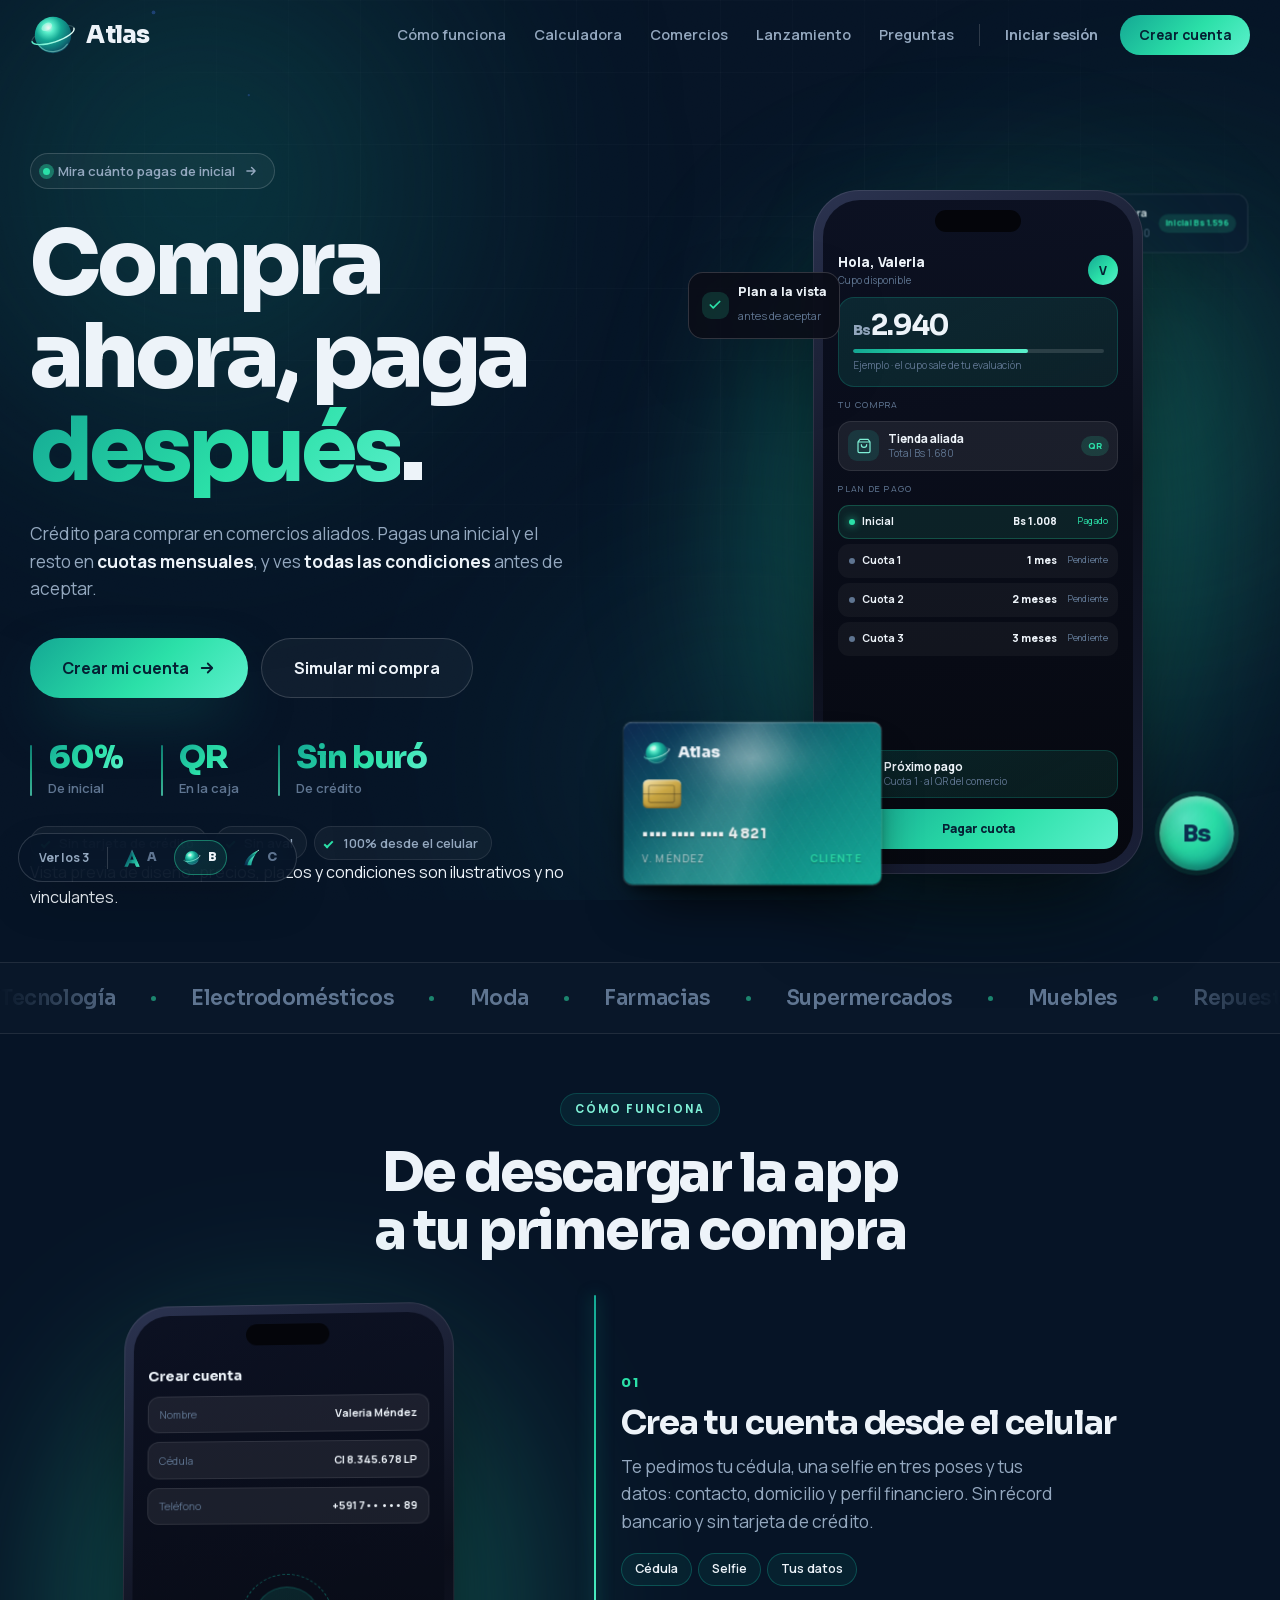
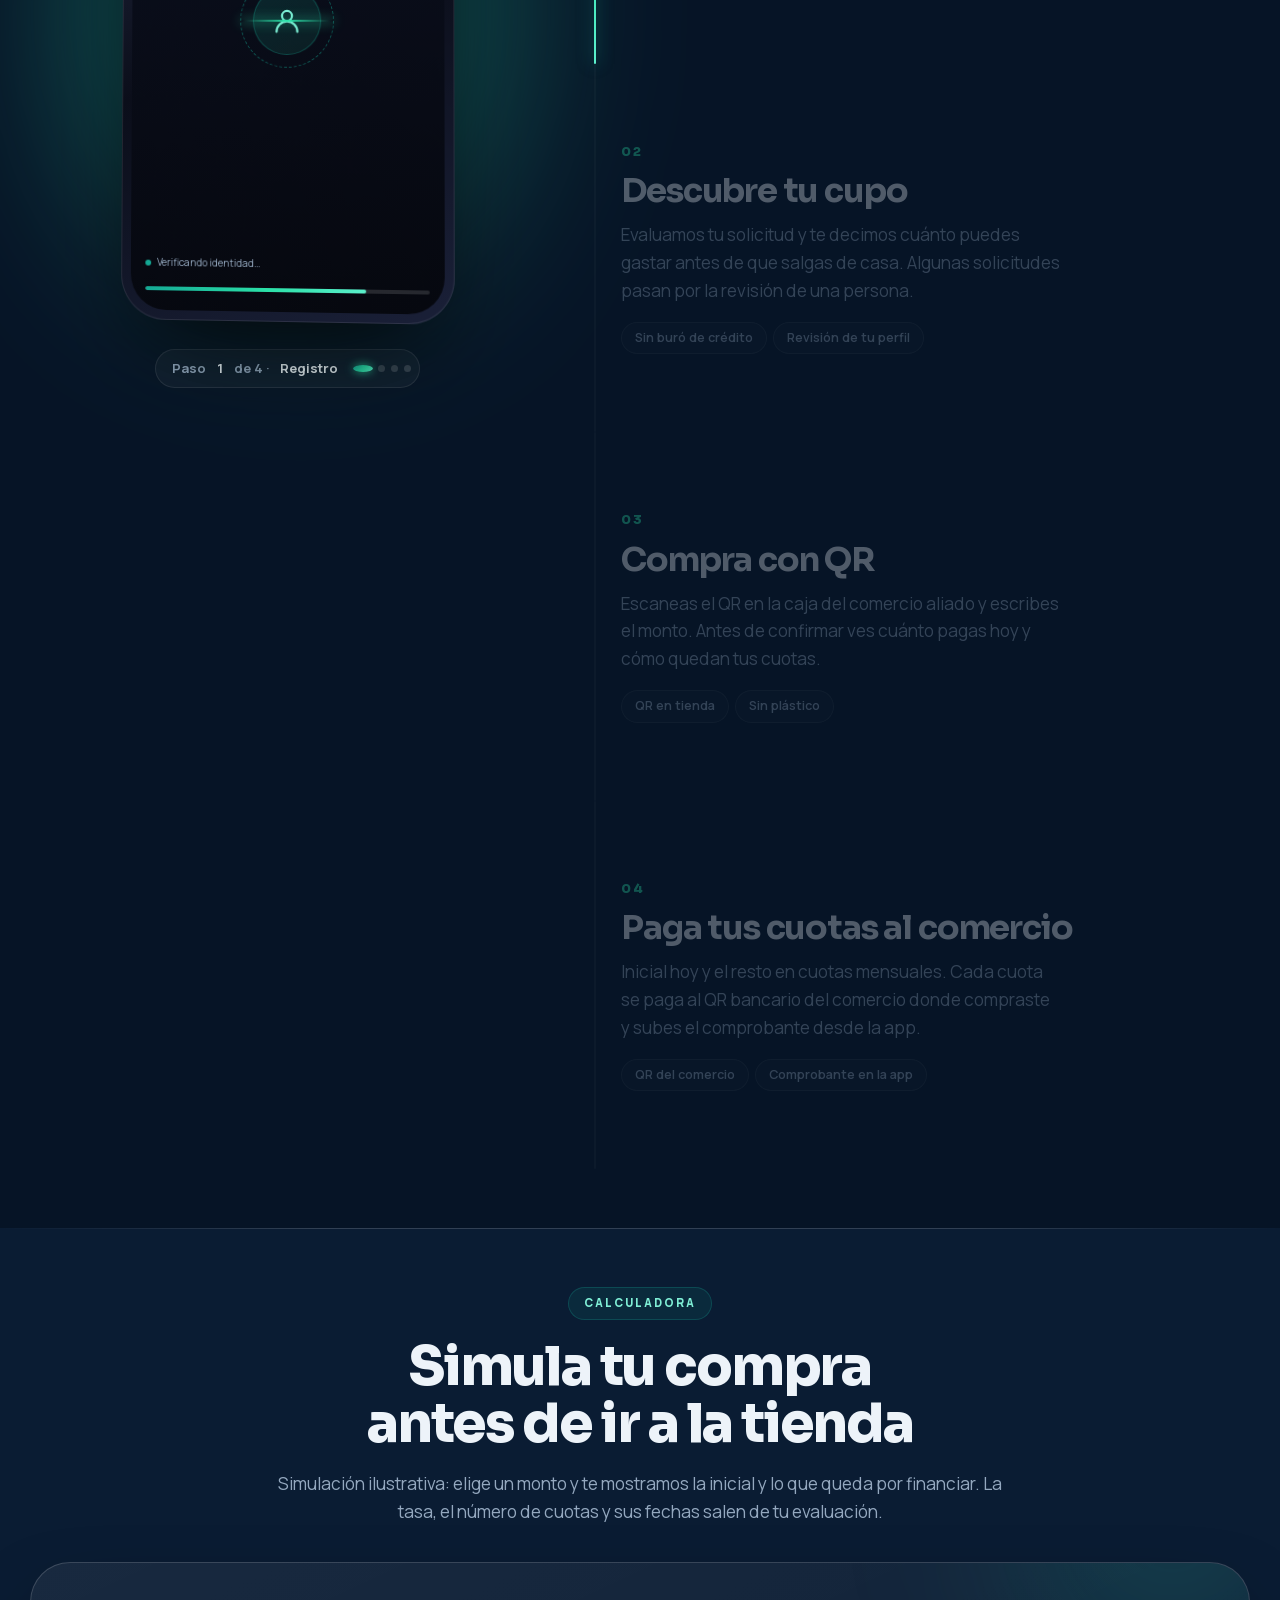
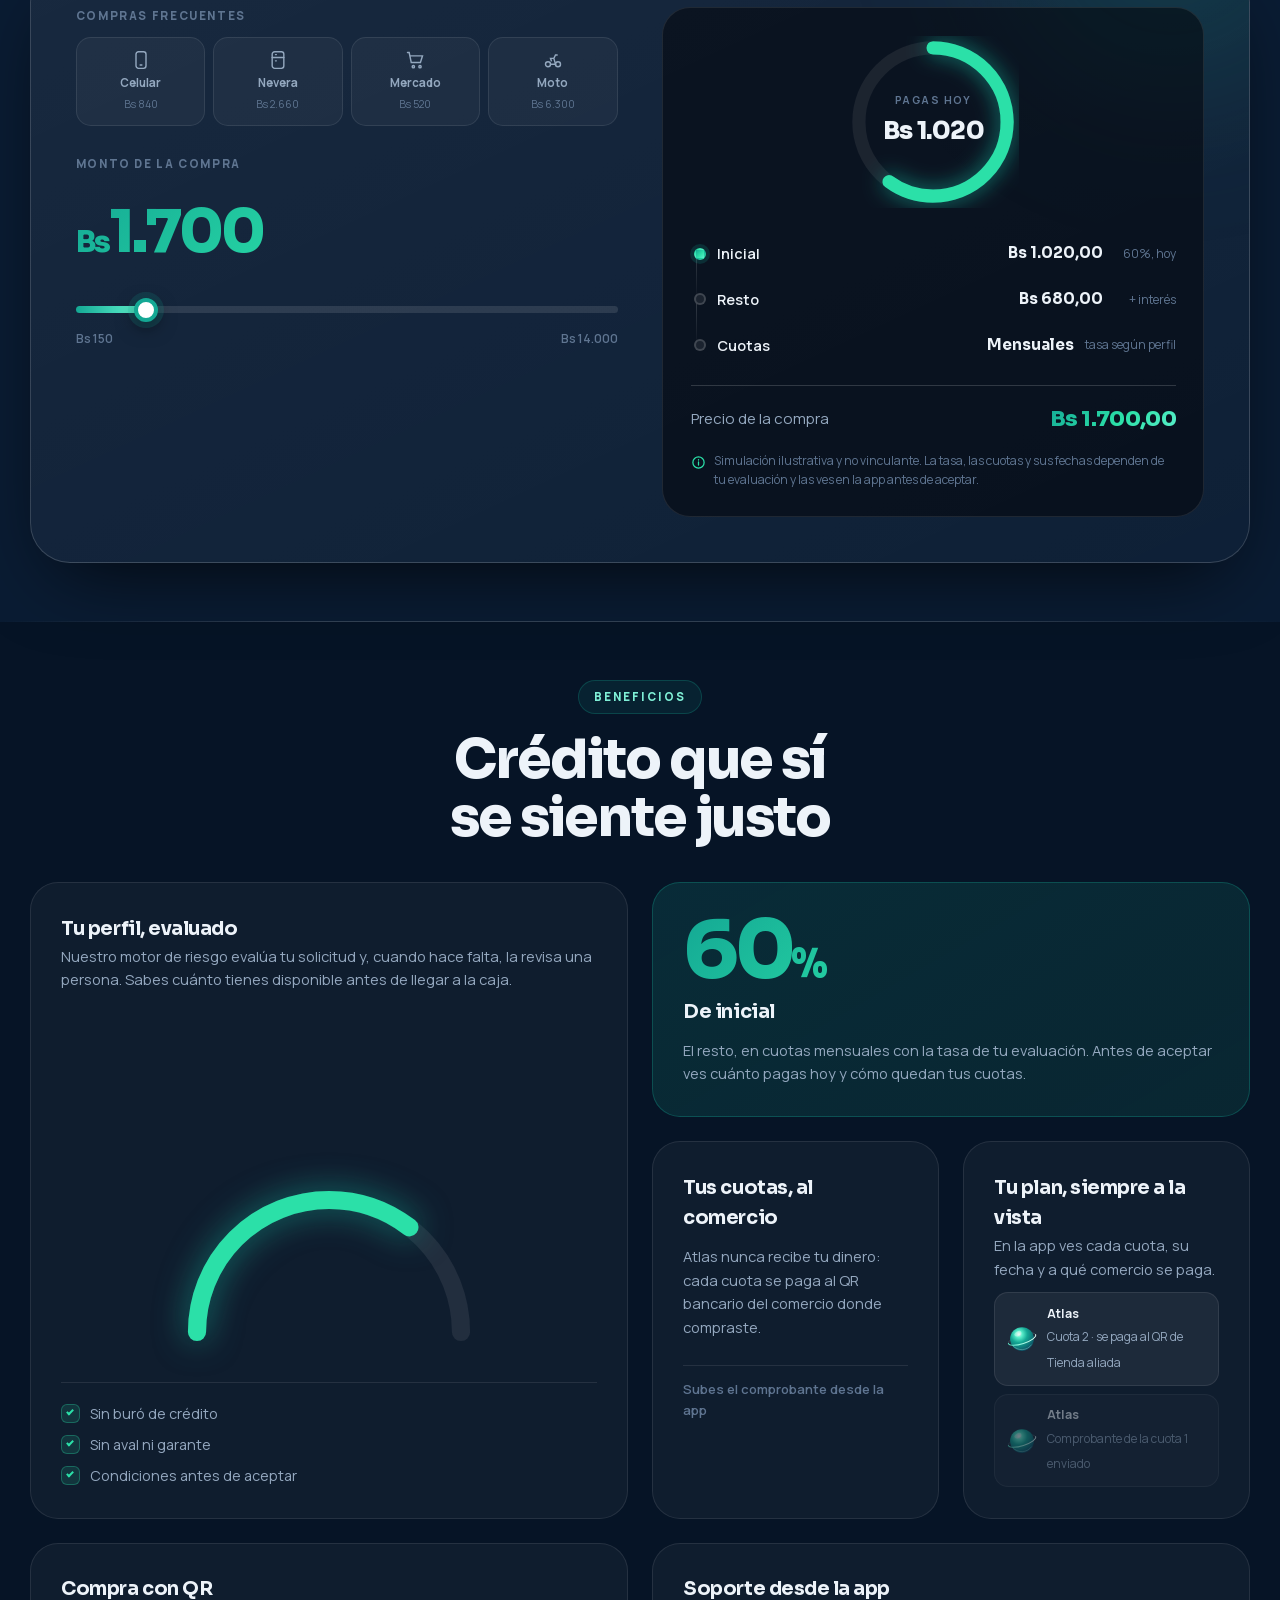
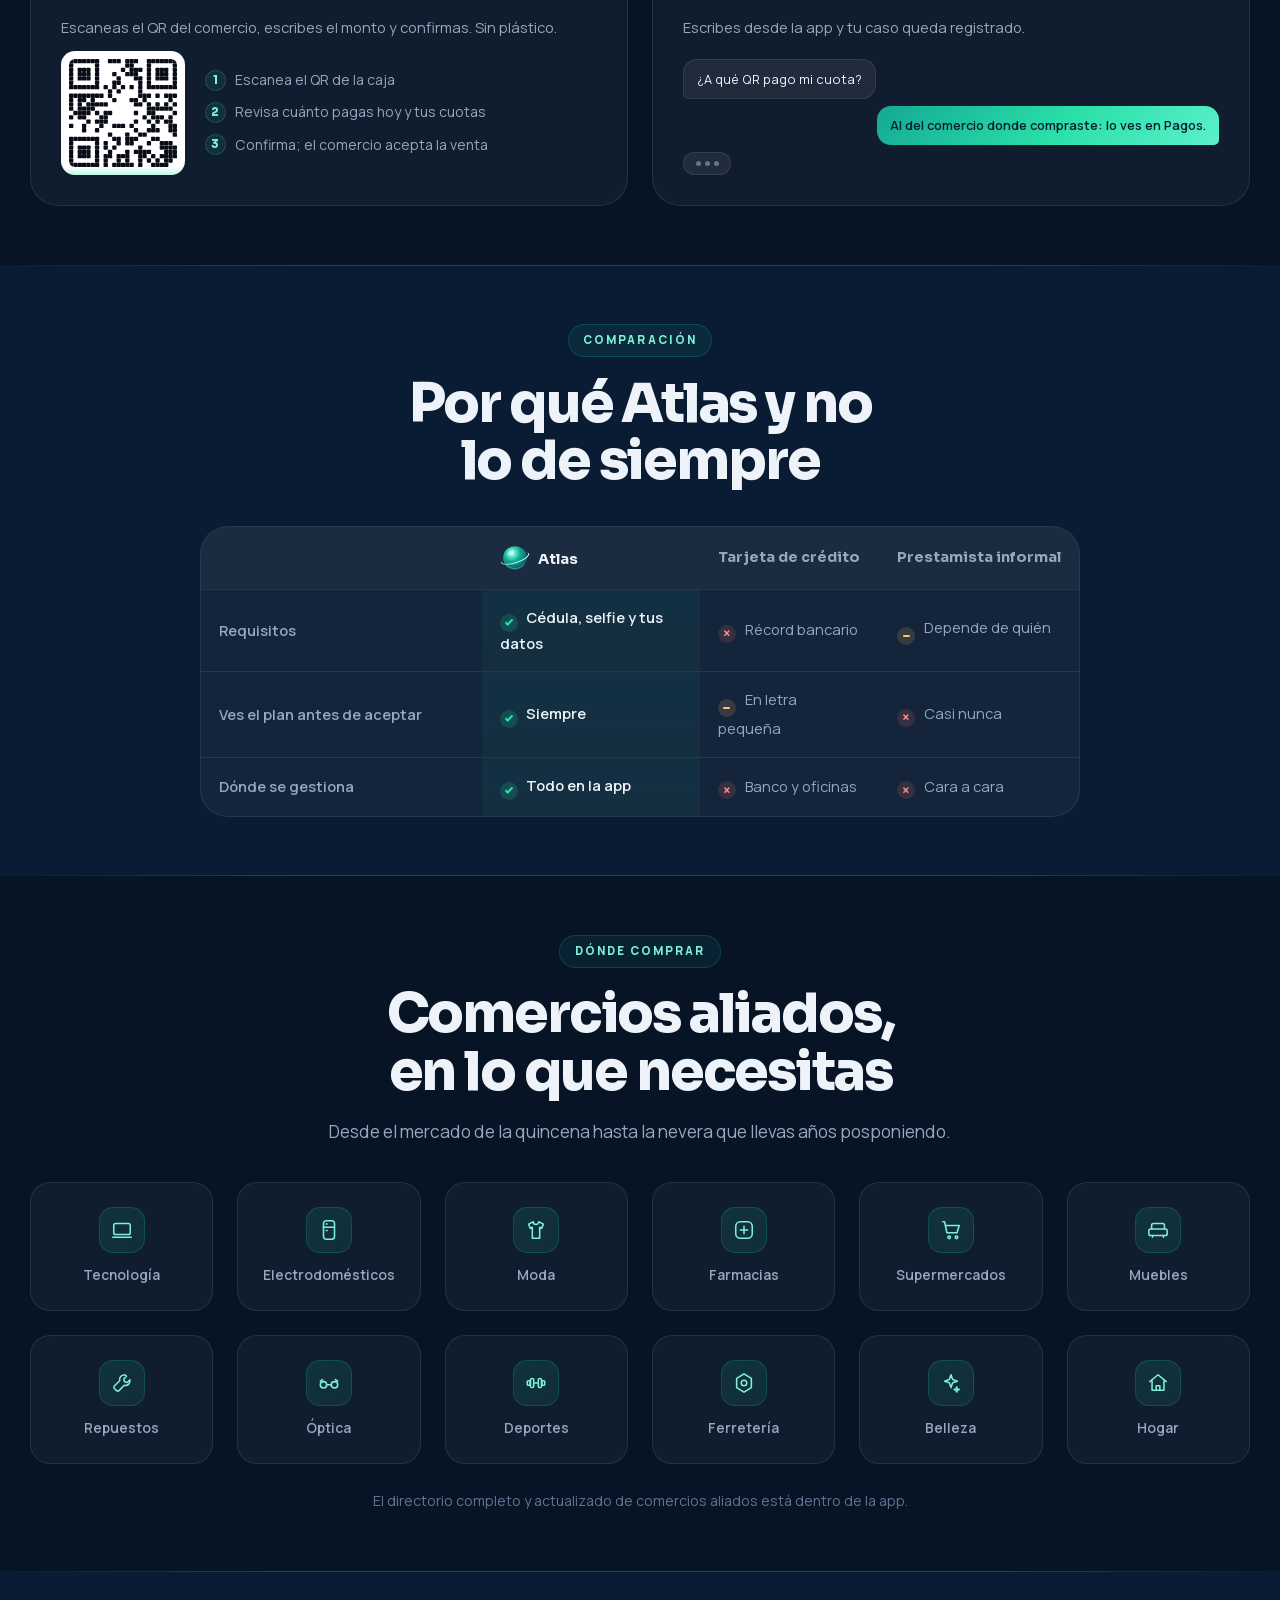
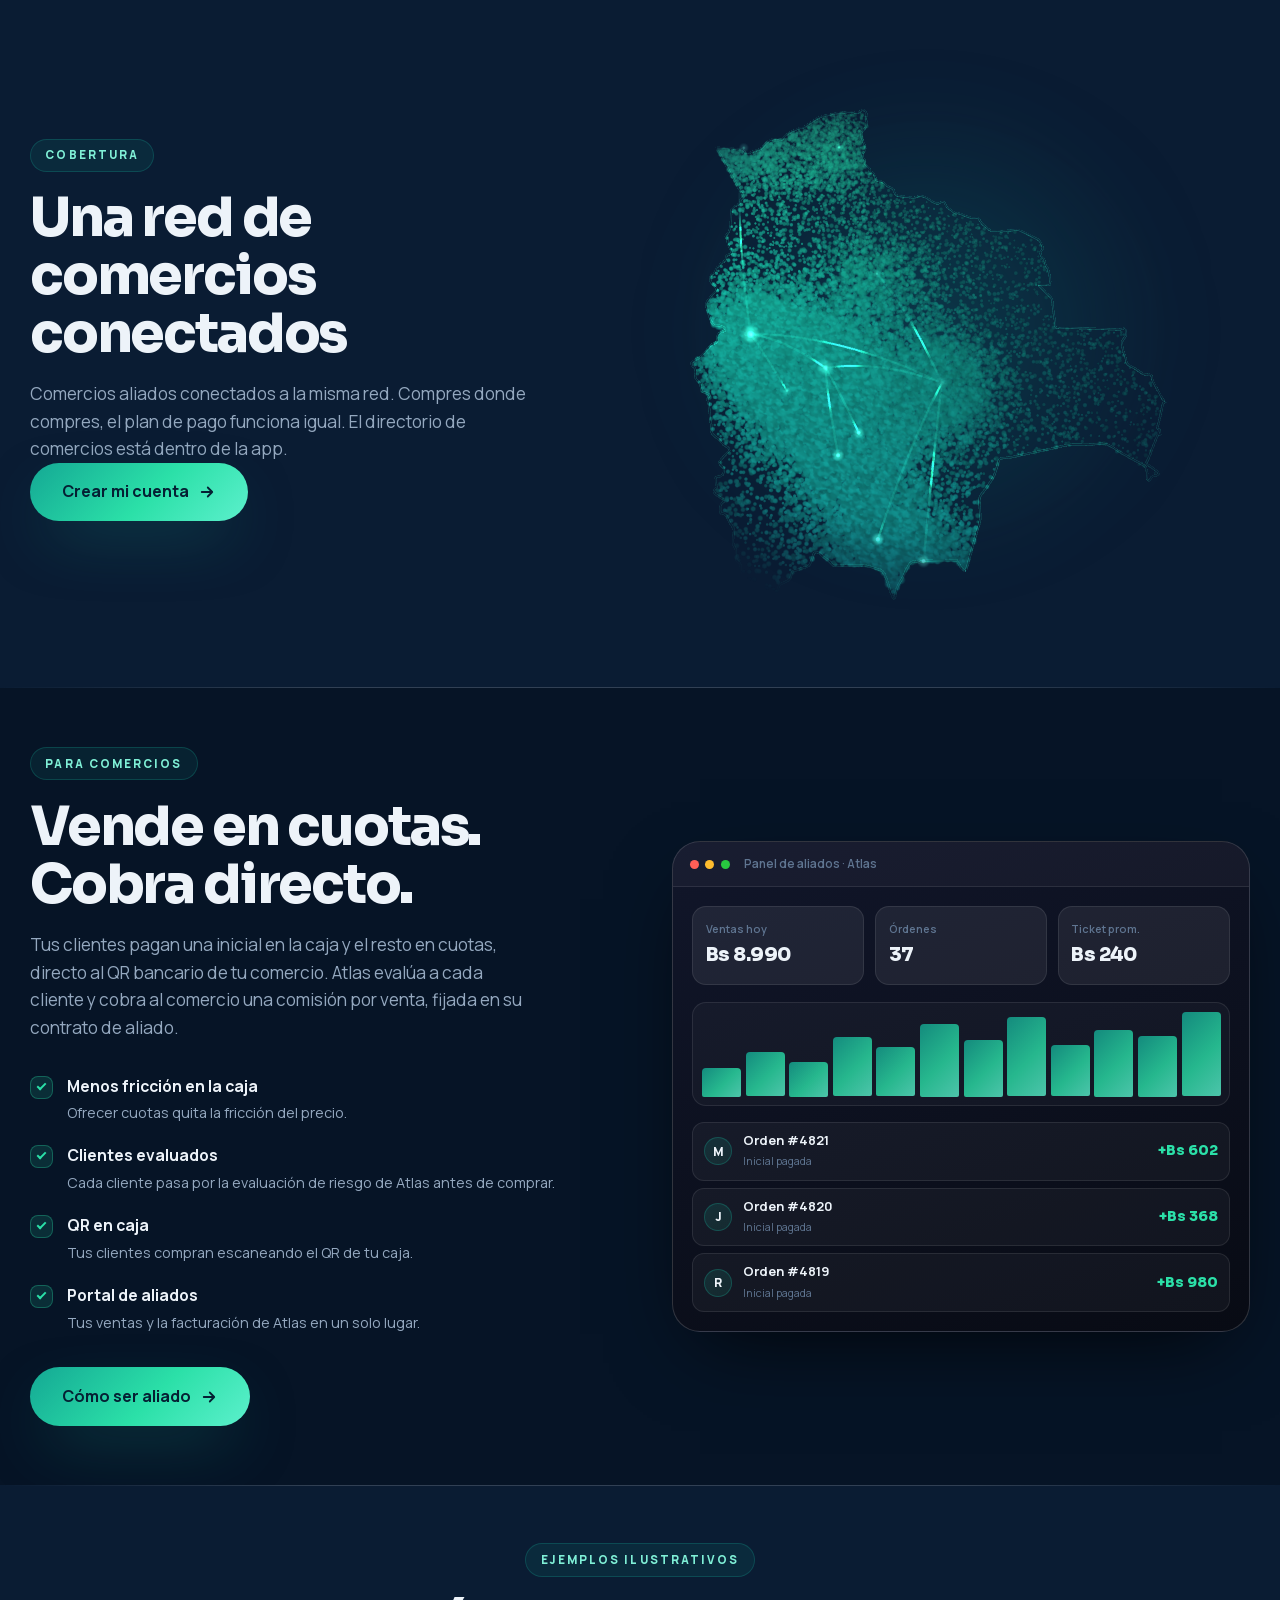
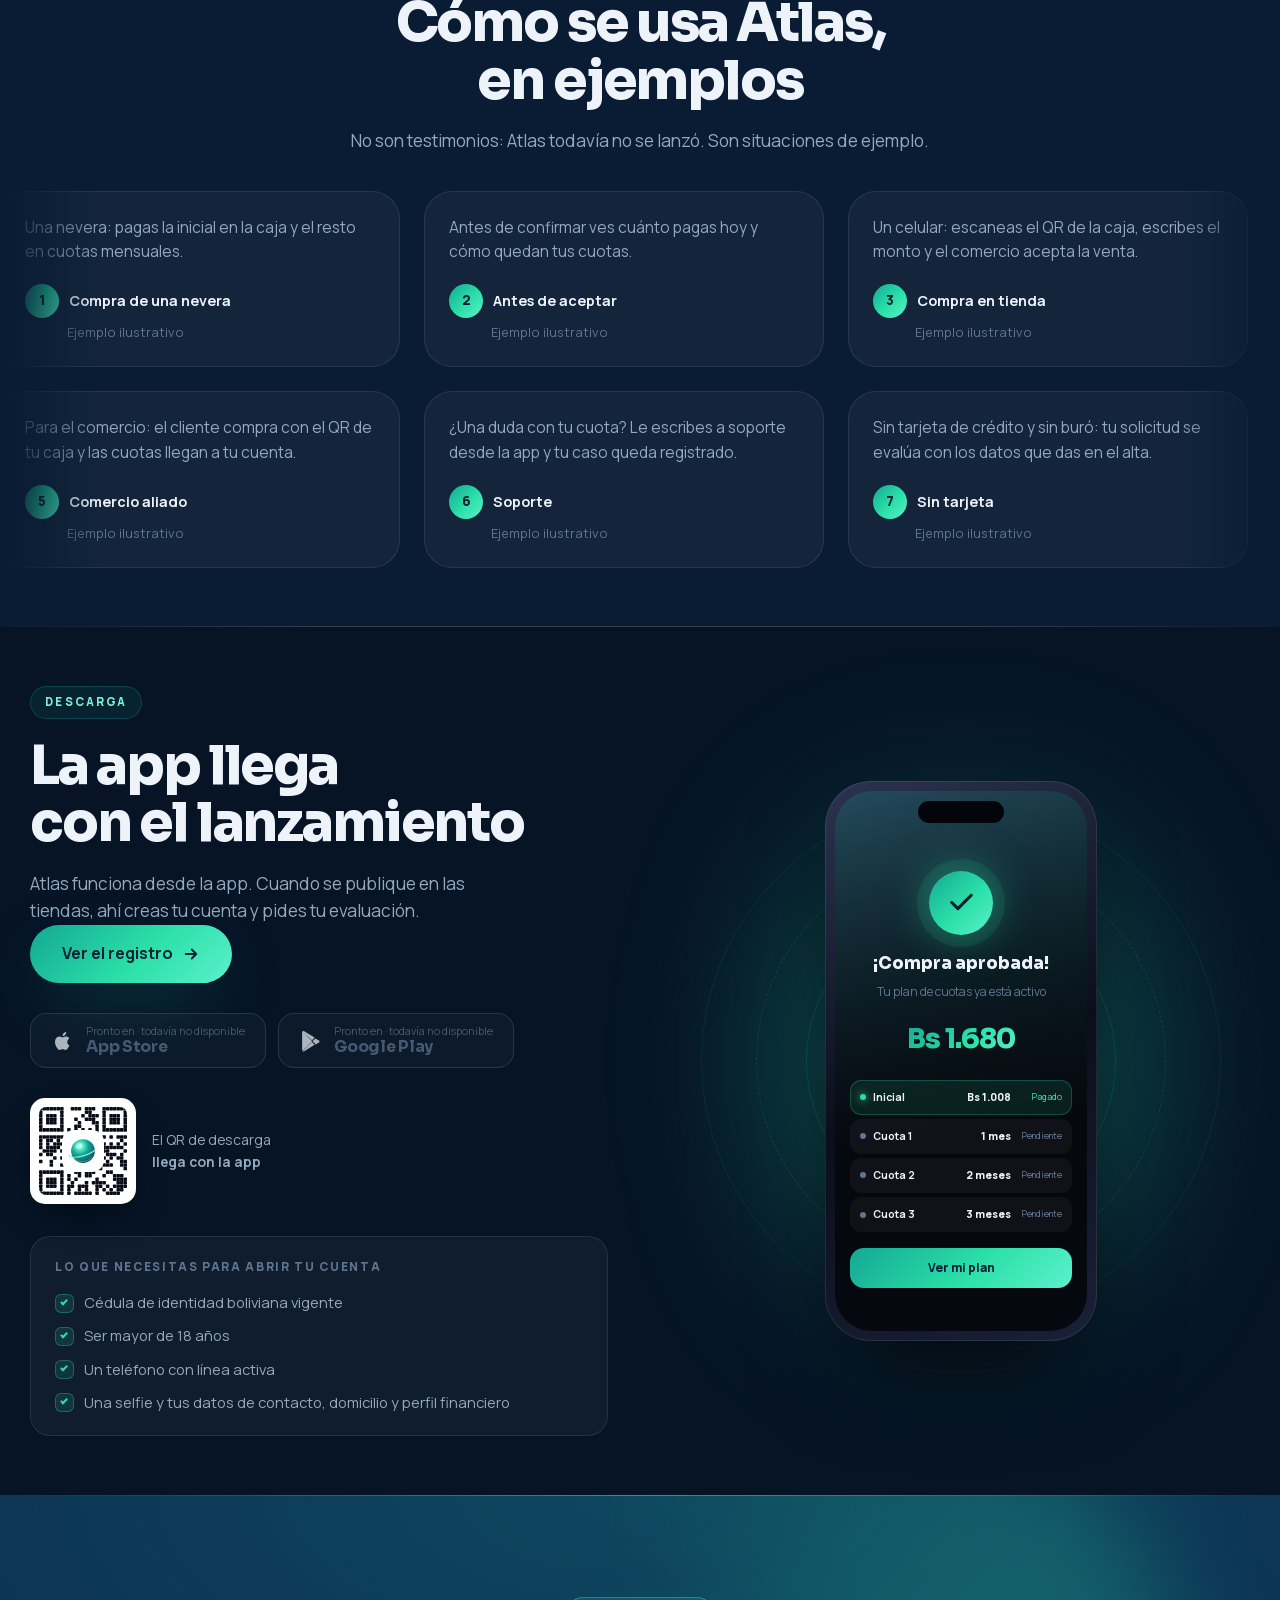
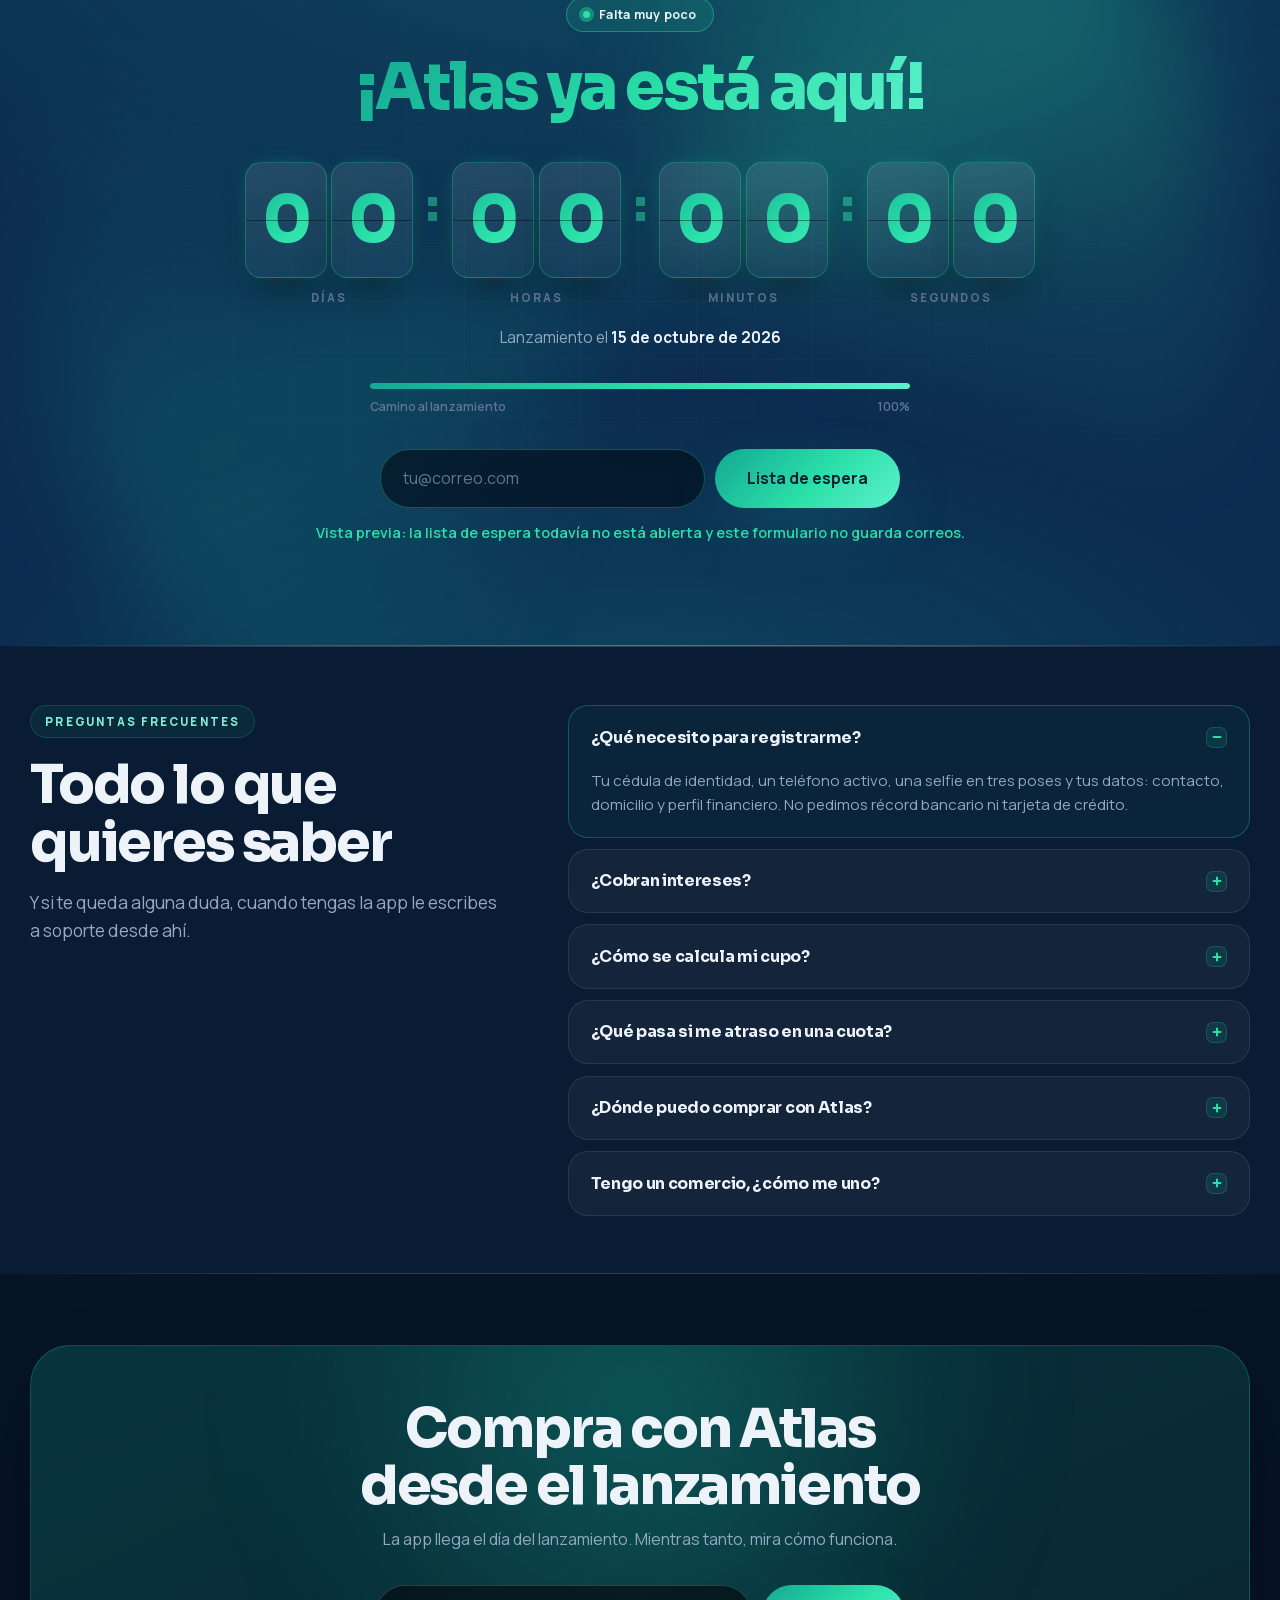
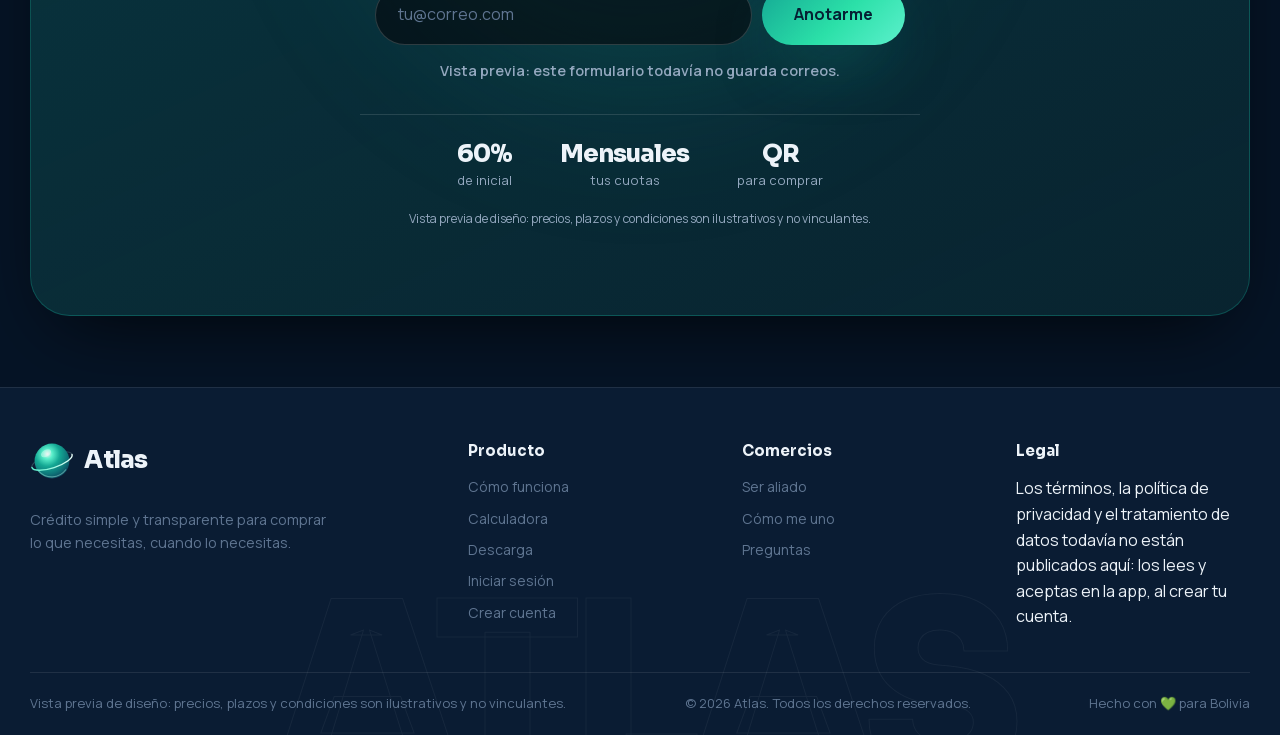
<file: concepto-b.html>
<!DOCTYPE html>
<html lang="es-BO">
<head>
<meta charset="UTF-8">
<meta name="viewport" content="width=device-width, initial-scale=1, viewport-fit=cover">
<meta name="theme-color" content="#061426">
<title>Atlas · Concepto B — Orbe</title>
<meta name="description" content="Atlas es un crédito para comprar en comercios aliados de Bolivia: pagas una inicial y el resto en cuotas mensuales, sin tarjeta de crédito. Las condiciones dependen de tu perfil y las ves antes de aceptar.">

<link rel="canonical" href="https://atlas.landing.test.arauzsoftware.com/">
<meta property="og:type" content="website">
<meta property="og:url" content="https://atlas.landing.test.arauzsoftware.com/">
<meta property="og:locale" content="es_BO">
<meta property="og:title" content="Atlas — Compra ahora, paga después">
<meta property="og:description" content="Compra en comercios aliados y paga en cuotas. Ves las condiciones antes de aceptar.">
<meta property="og:image" content="https://atlas.landing.test.arauzsoftware.com/assets/img/logo-app.png">
<meta name="twitter:card" content="summary_large_image">

<link rel="icon" href="favicon.ico" sizes="any">
<link rel="icon" href="assets/img/icon-192.png" type="image/png">
<link rel="apple-touch-icon" href="assets/img/apple-touch-icon.png">
<link rel="preload" href="assets/fonts/manrope-latin.woff2" as="font" type="font/woff2" crossorigin>
<link rel="preload" href="assets/fonts/sora-latin.woff2" as="font" type="font/woff2" crossorigin>
<link rel="stylesheet" href="assets/css/fonts.css">
<link rel="stylesheet" href="assets/css/style.css">
<link rel="stylesheet" href="assets/css/compare.css">
</head>
<body>

<!-- ══════════ SÍMBOLOS DE MARCA ══════════
     Los tres conceptos del manual. Los stops usan las variables de marca,
     así que el símbolo se repinta solo al cambiar la ruta de degradado.     -->
<svg width="0" height="0" style="position:absolute" aria-hidden="true"><defs>
  <linearGradient id="gRoyal" x1="0%" y1="0%" x2="100%" y2="100%">
    <stop offset="0%" stop-color="var(--navy)"/><stop offset="46%" stop-color="var(--b1)"/><stop offset="100%" stop-color="var(--b3)"/>
  </linearGradient>
  <!-- La faceta arranca transparente: cortada en seco dejaba una costura
       vertical que a tamaño pequeño se leía como una grieta en la letra. -->
  <linearGradient id="gFacet" x1="0%" y1="0%" x2="100%" y2="65%">
    <stop offset="0%" stop-color="var(--b2)" stop-opacity="0"/>
    <stop offset="38%" stop-color="var(--b2)" stop-opacity=".72"/>
    <stop offset="100%" stop-color="var(--b4)" stop-opacity=".92"/>
  </linearGradient>
  <linearGradient id="gloss" x1="0" y1="0" x2="0" y2="1">
    <stop offset="0%" stop-color="#fff" stop-opacity=".42"/><stop offset="58%" stop-color="#fff" stop-opacity="0"/>
  </linearGradient>
  <radialGradient id="sphere" cx="37%" cy="30%" r="84%">
    <stop offset="0%" stop-color="#fff" stop-opacity=".92"/><stop offset="16%" stop-color="var(--b4)"/>
    <stop offset="42%" stop-color="var(--b2)"/><stop offset="70%" stop-color="var(--b1)"/>
    <stop offset="100%" stop-color="var(--navy)"/>
  </radialGradient>
  <linearGradient id="gRing" x1="0%" y1="0%" x2="100%" y2="0%">
    <stop offset="0%" stop-color="var(--b4)"/><stop offset="100%" stop-color="#EAFFF9"/>
  </linearGradient>
  <linearGradient id="gWing" x1="10%" y1="100%" x2="90%" y2="0%">
    <stop offset="0%" stop-color="var(--navy)"/><stop offset="55%" stop-color="var(--b1)"/><stop offset="100%" stop-color="var(--b3)"/>
  </linearGradient>
  <linearGradient id="gWing2" x1="10%" y1="100%" x2="90%" y2="0%">
    <stop offset="0%" stop-color="var(--b2)"/><stop offset="100%" stop-color="var(--b4)"/>
  </linearGradient>
  <filter id="soft" x="-40%" y="-40%" width="180%" height="180%"><feGaussianBlur stdDeviation="2.2"/></filter>

  <clipPath id="clipA"><path d="M60 14 L102 108 L82.5 108 L74.5 89 L45.5 89 L37.5 108 L18 108 Z M60 45 L50.5 70 L69.5 70 Z" clip-rule="evenodd"/></clipPath>
  <clipPath id="clipWing"><path d="M24 100 C30 64 56 36 102 18 C86 34 70 56 62 100 Z"/></clipPath>

  <!-- A · Monograma facetado -->
  <g id="markA">
    <path fill="url(#gRoyal)" fill-rule="evenodd" d="M60 14 L102 108 L82.5 108 L74.5 89 L45.5 89 L37.5 108 L18 108 Z M60 45 L50.5 70 L69.5 70 Z"/>
    <g clip-path="url(#clipA)"><rect x="58" y="0" width="62" height="120" fill="url(#gFacet)"/></g>
    <rect x="0" y="0" width="120" height="64" fill="url(#gloss)" clip-path="url(#clipA)"/>
  </g>

  <!-- B · Orbe con órbita -->
  <g id="markB">
    <g transform="rotate(-18 60 60)"><path d="M14 60 A46 15 0 0 1 106 60" fill="none" stroke="#BFEEE6" stroke-opacity=".2" stroke-width="2.4" stroke-linecap="round"/></g>
    <circle cx="60" cy="60" r="38" fill="url(#sphere)"/>
    <ellipse cx="47" cy="43" rx="12" ry="7.5" fill="#F2FFFB" opacity=".4" transform="rotate(-30 47 43)"/>
    <path d="M31 82 A38 38 0 0 0 90 79" fill="none" stroke="#A9F4E2" stroke-opacity=".45" stroke-width="2.4" stroke-linecap="round"/>
    <g transform="rotate(-18 60 60)">
      <path d="M14 60 A46 15 0 0 0 106 60" fill="none" stroke="url(#gRing)" stroke-width="3" stroke-linecap="round"/>
      <g>
        <circle r="5" fill="#DFFFF6" filter="url(#soft)"/>
        <circle r="3" fill="#fff"/>
        <animateMotion dur="5.6s" repeatCount="indefinite" calcMode="linear" keyTimes="0;0.5;1" keyPoints="0;1;1" path="M14 60 A46 15 0 0 0 106 60"/>
        <animate attributeName="opacity" values="1;1;0;0" keyTimes="0;0.49;0.5;1" dur="5.6s" repeatCount="indefinite"/>
      </g>
    </g>
  </g>

  <!-- C · Vela en ascenso -->
  <g id="markC">
    <path fill="url(#gWing)" d="M24 100 C30 64 56 36 102 18 C86 34 70 56 62 100 Z"/>
    <path fill="url(#gWing2)" opacity=".92" d="M40 100 C44 76 58 56 84 42 C72 58 63 78 61 100 Z"/>
    <rect x="0" y="0" width="120" height="72" fill="url(#gloss)" clip-path="url(#clipWing)"/>
    <circle cx="100" cy="19" r="3.4" fill="#D8FFF2"><animate attributeName="opacity" values="1;.3;1" dur="2.6s" repeatCount="indefinite"/></circle>
  </g>
</defs></svg>

<!-- ══════════ PRELOADER ══════════ -->
<div class="loader" id="loader">
  <div class="loader__inner">
    <svg class="loader__logo" width="88" height="88" viewBox="14 12 92 96" aria-hidden="true"><use href="#markB"/></svg>
    <span class="loader__word">Atlas</span>
  </div>
  <div class="loader__count"><span id="loaderNum">0</span><i>%</i></div>
  <div class="loader__bar"><span id="loaderBar"></span></div>
  <div class="loader__curtain"></div>
</div>

<!-- ══════════ CAPAS DE AMBIENTE ══════════ -->
<div class="aurora" aria-hidden="true">
  <span class="aurora__blob aurora__blob--1"></span>
  <span class="aurora__blob aurora__blob--2"></span>
  <span class="aurora__blob aurora__blob--3"></span>
</div>
<canvas id="fx" class="fx" aria-hidden="true"></canvas>
<div class="noise" aria-hidden="true"></div>
<div class="cursor" id="cursor" aria-hidden="true"><i></i></div>

<!-- ══════════ NAV ══════════ -->
<header class="nav" id="nav">
  <div class="nav__inner">
    <a href="#hero" class="brand" data-cursor="link" aria-label="Atlas — inicio">
      <svg width="46" height="46" viewBox="14 12 92 96" aria-hidden="true"><use href="#markB"/></svg>
      <span>Atlas</span>
    </a>

    <nav class="nav__menu" id="navMenu" aria-label="Principal">
      <span class="nav__pill" id="navPill" aria-hidden="true"></span>
      <a href="#tour" class="nav__link">Cómo funciona</a>
      <a href="#calculadora" class="nav__link">Calculadora</a>
      <a href="#comercios" class="nav__link">Comercios</a>
      <a href="#lanzamiento" class="nav__link">Lanzamiento</a>
      <a href="#faq" class="nav__link">Preguntas</a>
      <span class="nav__gap" aria-hidden="true"></span>
      <a href="login.html?c=b" class="nav__link nav__login">Iniciar sesión</a>
      <a href="registro.html?c=b" class="btn btn--primary btn--sm nav__cta" data-magnetic><span>Crear cuenta</span></a>
    </nav>

    <button type="button" class="burger" id="burger" aria-label="Abrir menú" aria-expanded="false" aria-controls="navMenu">
      <span></span><span></span>
    </button>
  </div>
</header>

<main>

<!-- ══════════ HERO ══════════ -->
<section class="hero" id="hero">
  <div class="hero__mesh" aria-hidden="true"></div>

  <div class="wrap hero__grid">
    <div class="hero__copy">
      <a href="#calculadora" class="tag" data-anim="fade" style="--d:0ms">
        <span class="tag__dot"></span>
        Mira cuánto pagas de inicial
        <svg viewBox="0 0 24 24" fill="none" stroke="currentColor" stroke-width="2.5" stroke-linecap="round" stroke-linejoin="round"><path d="M5 12h14M13 6l6 6-6 6"/></svg>
      </a>

      <h1 class="hero__title" data-split>Compra ahora, paga <em>después</em>.</h1>

      <p class="hero__lead" data-anim="fade" style="--d:520ms">
        Crédito para comprar en comercios aliados. Pagas una inicial y el resto en
        <strong>cuotas mensuales</strong>, y ves <strong>todas las condiciones</strong> antes de aceptar.
      </p>

      <div class="hero__cta" data-anim="fade" style="--d:620ms">
        <a href="registro.html?c=b" class="btn btn--primary btn--lg" data-magnetic>
          <span>Crear mi cuenta</span>
          <svg viewBox="0 0 24 24" fill="none" stroke="currentColor" stroke-width="2.4" stroke-linecap="round" stroke-linejoin="round"><path d="M5 12h14M13 6l6 6-6 6"/></svg>
        </a>
        <a href="#calculadora" class="btn btn--line btn--lg" data-magnetic><span>Simular mi compra</span></a>
      </div>

      <ul class="hero__proof" data-anim="fade" style="--d:720ms">
        <li><b data-count="60" data-suffix="%"></b><span>De inicial</span></li>
        <li><b>QR</b><span>En la caja</span></li>
        <li><b>Sin buró</b><span>De crédito</span></li>
      </ul>

      <ul class="hero__chips" data-anim="fade" style="--d:800ms">
        <li>Sin tarjeta de crédito</li>
        <li>Sin aval</li>
        <li>100% desde el celular</li>
      </ul>

      <p class="hero__note preview-note" data-anim="fade" style="--d:860ms">
        Vista previa de diseño: precios, plazos y condiciones son ilustrativos y no vinculantes.
      </p>
    </div>

    <div class="hero__stage" data-anim="rise" style="--d:400ms">
     <div class="scene" id="scene">
      <div class="scene__deep">

        <!-- Tarjeta Atlas, el objeto que manda la escena -->
        <div class="fo fo--card" style="--x:11%;--y:87%;--z:90px;--p:26px">
          <div class="fo__in" style="--dur:9s;--delay:0s">
            <div class="acard">
              <span class="acard__weave"></span>
              <span class="acard__shine"></span>
              <div class="acard__top">
                <svg width="26" height="26" viewBox="14 12 92 96" aria-hidden="true"><use href="#markB"/></svg>
                <span>Atlas</span>
              </div>
              <span class="acard__chip"></span>
              <div class="acard__no">•••• •••• •••• 4821</div>
              <div class="acard__bot"><span>V. MÉNDEZ</span><b>CLIENTE</b></div>
            </div>
          </div>
        </div>

        <!-- Moneda -->
        <div class="fo fo--coin" style="--x:91%;--y:95%;--z:-30px;--p:50px">
          <div class="fo__in" style="--dur:7.5s;--delay:.6s">
            <div class="coin"><span>Bs</span></div>
          </div>
        </div>

        <!-- Compra flotando, al fondo -->
        <div class="fo fo--buy" style="--x:88%;--y:-2%;--z:-260px;--p:16px">
          <div class="fo__in" style="--dur:10s;--delay:1.1s">
            <div class="buy">
              <span class="buy__ico">
                <svg viewBox="0 0 24 24" fill="none" stroke="currentColor" stroke-width="1.7" stroke-linecap="round"><rect x="5" y="2" width="14" height="20" rx="3"/><path d="M5 9h14M9 5.5h1M9 13h1"/></svg>
              </span>
              <div><b>Nevera</b><em>Bs 2.660</em></div>
              <span class="buy__q">Inicial Bs 1.596</span>
            </div>
          </div>
        </div>

      <div class="device device--hero" data-tilt="7">
        <div class="device__aura" aria-hidden="true"></div>
        <div class="device__body">
          <span class="device__island" aria-hidden="true"></span>
          <div class="device__screen">
            <div class="ui">
              <header class="ui__bar">
                <div>
                  <p class="ui__hi">Hola, Valeria</p>
                  <p class="ui__mut">Cupo disponible</p>
                </div>
                <span class="ui__ava">V</span>
              </header>

              <div class="ui__hero-card">
                <p class="ui__amount"><i>Bs</i><b data-count="2940" data-money></b></p>
                <div class="ui__track"><i style="--w:70%"></i></div>
                <p class="ui__mut">Ejemplo · el cupo sale de tu evaluación</p>
              </div>

              <p class="ui__label">Tu compra</p>
              <div class="ui__row">
                <span class="ui__ico">
                  <svg viewBox="0 0 24 24" fill="none" stroke="currentColor" stroke-width="1.8" stroke-linecap="round"><path d="M6 2 3 6v14a2 2 0 0 0 2 2h14a2 2 0 0 0 2-2V6l-3-4H6ZM3 6h18M16 10a4 4 0 0 1-8 0"/></svg>
                </span>
                <span class="ui__grow"><b>Tienda aliada</b><em>Total Bs 1.680</em></span>
                <span class="ui__chip">QR</span>
              </div>

              <p class="ui__label">Plan de pago</p>
              <ul class="ui__plan">
                <li class="paid"><i></i><b>Inicial</b><em>Bs 1.008</em><u>Pagado</u></li>
                <li><i></i><b>Cuota 1</b><em>1 mes</em><u>Pendiente</u></li>
                <li><i></i><b>Cuota 2</b><em>2 meses</em><u>Pendiente</u></li>
                <li><i></i><b>Cuota 3</b><em>3 meses</em><u>Pendiente</u></li>
              </ul>

              <div class="ui__next">
                <span class="ui__ico ui__ico--sm">
                  <svg viewBox="0 0 24 24" fill="none" stroke="currentColor" stroke-width="1.9" stroke-linecap="round"><rect x="3" y="5" width="18" height="16" rx="3"/><path d="M3 10h18M8 3v4M16 3v4"/></svg>
                </span>
                <span class="ui__grow"><b>Próximo pago</b><em>Cuota 1 · al QR del comercio</em></span>
              </div>

              <span class="ui__btn">Pagar cuota</span>
            </div>
          </div>
        </div>

        <div class="hover-card hover-card--a" aria-hidden="true">
          <span class="hover-card__ico ok"><svg viewBox="0 0 24 24" fill="none" stroke="currentColor" stroke-width="3" stroke-linecap="round" stroke-linejoin="round"><path d="M20 6 9 17l-5-5"/></svg></span>
          <span><b>Plan a la vista</b><em>antes de aceptar</em></span>
        </div>
      </div>

      </div>
     </div>
    </div>
  </div>

  <div class="hero__ticker" aria-hidden="true">
    <div class="ticker">
      <div class="ticker__row">
        <span>Tecnología</span><i></i><span>Electrodomésticos</span><i></i><span>Moda</span><i></i>
        <span>Farmacias</span><i></i><span>Supermercados</span><i></i><span>Muebles</span><i></i>
        <span>Repuestos</span><i></i><span>Óptica</span><i></i><span>Deportes</span><i></i>
        <span>Ferretería</span><i></i><span>Belleza</span><i></i><span>Hogar</span><i></i>
      </div>
    </div>
  </div>
</section>

<!-- ══════════ TOUR (scroll narrativo) ══════════ -->
<section class="section tour" id="tour">
  <div class="wrap">
    <header class="head" data-anim="rise">
      <span class="eyebrow">Cómo funciona</span>
      <h2 class="h2">De descargar la app<br>a tu primera compra</h2>
    </header>

    <div class="tour__grid">
      <!-- Columna fija: el teléfono -->
      <div class="tour__sticky">
        <div class="device device--tour">
          <div class="device__aura" aria-hidden="true"></div>
          <div class="device__body">
            <span class="device__island" aria-hidden="true"></span>
            <div class="device__screen">

              <!-- Pantalla 1 -->
              <div class="scr is-on" data-scr="0">
                <p class="scr__title">Crear cuenta</p>
                <div class="scr__field"><span>Nombre</span><b>Valeria Méndez</b></div>
                <div class="scr__field"><span>Cédula</span><b>CI 8.345.678 LP</b></div>
                <div class="scr__field"><span>Teléfono</span><b>+591 7•• ••• 89</b></div>
                <div class="scan">
                  <div class="scan__ring"></div>
                  <div class="scan__face">
                    <svg viewBox="0 0 24 24" fill="none" stroke="currentColor" stroke-width="1.6" stroke-linecap="round"><circle cx="12" cy="8.5" r="3.6"/><path d="M4.5 20a7.5 7.5 0 0 1 15 0"/></svg>
                  </div>
                  <span class="scan__line"></span>
                </div>
                <p class="scr__status"><i class="pulse"></i>Verificando identidad…</p>
                <div class="ui__track"><i style="--w:78%"></i></div>
              </div>

              <!-- Pantalla 2 -->
              <div class="scr" data-scr="1">
                <div class="scr__center">
                  <span class="badge-ok">
                    <svg viewBox="0 0 24 24" fill="none" stroke="currentColor" stroke-width="2.6" stroke-linecap="round" stroke-linejoin="round"><path d="M20 6 9 17l-5-5"/></svg>
                  </span>
                  <p class="scr__title">Tu evaluación</p>
                  <p class="scr__big">60%</p>
                  <p class="scr__mut">de inicial en cada compra</p>
                  <div class="scr__pills"><span>Sin tarjeta</span><span>Cupo según tu perfil</span></div>
                </div>
              </div>

              <!-- Pantalla 3 -->
              <div class="scr" data-scr="2">
                <p class="scr__title">Paga en la tienda</p>
                <div class="viewfinder">
                  <img src="assets/img/qr-placeholder.svg" alt="" width="120" height="120">
                  <span class="viewfinder__c tl"></span><span class="viewfinder__c tr"></span>
                  <span class="viewfinder__c bl"></span><span class="viewfinder__c br"></span>
                  <span class="viewfinder__beam"></span>
                </div>
                <div class="scr__field"><span>Tienda aliada</span><b>Bs 1.680</b></div>
                <div class="scr__field"><span>Pagas hoy</span><b class="mint">Bs 1.008</b></div>

                <p class="ui__label">Tu plan, antes de confirmar</p>
                <ul class="ui__plan">
                  <li><i></i><b>Cuota 1</b><em>1 mes</em><u>Con tasa</u></li>
                  <li><i></i><b>Cuota 2</b><em>2 meses</em><u>Con tasa</u></li>
                  <li><i></i><b>Cuota 3</b><em>3 meses</em><u>Con tasa</u></li>
                </ul>

                <span class="ui__btn">Confirmar compra</span>
              </div>

              <!-- Pantalla 4 -->
              <div class="scr" data-scr="3">
                <p class="scr__title">Tu plan de pago</p>
                <div class="ui__hero-card ui__hero-card--sm">
                  <p class="ui__mut">Capital financiado</p>
                  <p class="ui__amount"><i>Bs</i><b>672</b></p>
                  <div class="ui__track"><i style="--w:33%"></i></div>
                </div>
                <ul class="ui__plan">
                  <li class="paid"><i></i><b>Inicial</b><em>Bs 1.008</em><u>Pagado</u></li>
                  <li class="paid"><i></i><b>Cuota 1</b><em>1 mes</em><u>Pagado</u></li>
                  <li><i></i><b>Cuota 2</b><em>2 meses</em><u>Pendiente</u></li>
                  <li><i></i><b>Cuota 3</b><em>3 meses</em><u>Pendiente</u></li>
                </ul>
                <div class="ui__next">
                  <span class="ui__ico ui__ico--sm">
                    <svg viewBox="0 0 24 24" fill="none" stroke="currentColor" stroke-width="1.9" stroke-linecap="round" stroke-linejoin="round"><path d="M3 17l6-6 4 4 7-7M21 8v6M21 8h-6"/></svg>
                  </span>
                  <span class="ui__grow"><b>Próxima cuota</b><em>Al QR bancario del comercio</em></span>
                </div>
                <p class="scr__status ok"><i></i>Vas al día.</p>
              </div>

            </div>
          </div>
        </div>

        <p class="tour__now">
          Paso <em id="tourNum">1</em> de 4 · <em id="tourName">Registro</em>
          <span class="tour__dots" aria-hidden="true"><i class="on"></i><i></i><i></i><i></i></span>
        </p>
      </div>

      <!-- Columna que scrollea: los pasos -->
      <ol class="tour__steps">
        <li class="tour__step" data-step="0">
          <span class="tour__idx">01</span>
          <h3>Crea tu cuenta desde el celular</h3>
          <p>Te pedimos tu cédula, una selfie en tres poses y tus datos: contacto, domicilio y
             perfil financiero. Sin récord bancario y sin tarjeta de crédito.</p>
          <ul class="tour__tags"><li>Cédula</li><li>Selfie</li><li>Tus datos</li></ul>
        </li>
        <li class="tour__step" data-step="1">
          <span class="tour__idx">02</span>
          <h3>Descubre tu cupo</h3>
          <p>Evaluamos tu solicitud y te decimos cuánto puedes gastar antes de que salgas de casa.
             Algunas solicitudes pasan por la revisión de una persona.</p>
          <ul class="tour__tags"><li>Sin buró de crédito</li><li>Revisión de tu perfil</li></ul>
        </li>
        <li class="tour__step" data-step="2">
          <span class="tour__idx">03</span>
          <h3>Compra con QR</h3>
          <p>Escaneas el QR en la caja del comercio aliado y escribes el monto. Antes de confirmar
             ves cuánto pagas hoy y cómo quedan tus cuotas.</p>
          <ul class="tour__tags"><li>QR en tienda</li><li>Sin plástico</li></ul>
        </li>
        <li class="tour__step" data-step="3">
          <span class="tour__idx">04</span>
          <h3>Paga tus cuotas al comercio</h3>
          <p>Inicial hoy y el resto en cuotas mensuales. Cada cuota se paga al QR bancario del
             comercio donde compraste y subes el comprobante desde la app.</p>
          <ul class="tour__tags"><li>QR del comercio</li><li>Comprobante en la app</li></ul>
        </li>
      </ol>
    </div>
  </div>
</section>

<!-- ══════════ CALCULADORA ══════════ -->
<section class="section band" id="calculadora">
  <div class="wrap">
    <header class="head" data-anim="rise">
      <span class="eyebrow">Calculadora</span>
      <h2 class="h2">Simula tu compra<br>antes de ir a la tienda</h2>
      <p class="lead">Simulación ilustrativa: elige un monto y te mostramos la inicial y lo que queda
         por financiar. La tasa, el número de cuotas y sus fechas salen de tu evaluación.</p>
    </header>

    <div class="calc" data-anim="rise" data-initial="0.6">
      <div class="calc__left">
        <p class="calc__mini">Compras frecuentes</p>
        <div class="presets">
          <button type="button" class="preset" data-amount="840">
            <svg viewBox="0 0 24 24" fill="none" stroke="currentColor" stroke-width="1.7" stroke-linecap="round"><rect x="6" y="2" width="12" height="20" rx="3"/><path d="M11 18h2"/></svg>
            <span>Celular</span><em>Bs 840</em>
          </button>
          <button type="button" class="preset" data-amount="2660">
            <svg viewBox="0 0 24 24" fill="none" stroke="currentColor" stroke-width="1.7" stroke-linecap="round"><rect x="5" y="2" width="14" height="20" rx="3"/><path d="M5 9h14M9 5.5h1M9 13h1"/></svg>
            <span>Nevera</span><em>Bs 2.660</em>
          </button>
          <button type="button" class="preset" data-amount="520">
            <svg viewBox="0 0 24 24" fill="none" stroke="currentColor" stroke-width="1.7" stroke-linecap="round"><path d="M3 3h2l2.5 12h11L21 7H6"/><circle cx="10" cy="20" r="1.4"/><circle cx="18" cy="20" r="1.4"/></svg>
            <span>Mercado</span><em>Bs 520</em>
          </button>
          <button type="button" class="preset" data-amount="6300">
            <svg viewBox="0 0 24 24" fill="none" stroke="currentColor" stroke-width="1.7" stroke-linecap="round"><circle cx="6" cy="17" r="3"/><circle cx="18" cy="17" r="3"/><path d="M9 17h6l-2-7h-4l1 3M13 10l2-4h2"/></svg>
            <span>Moto</span><em>Bs 6.300</em>
          </button>
        </div>

        <label class="calc__mini calc__mini--mt" for="amount">Monto de la compra</label>
        <p class="calc__value"><i>Bs</i><output id="amountOut">1.700</output></p>
        <input type="range" id="amount" class="slider" min="150" max="14000" step="50" value="1700"
               aria-label="Monto de la compra en bolivianos">
        <div class="calc__legend"><span>Bs 150</span><span>Bs 14.000</span></div>

      </div>

      <div class="calc__right" aria-live="polite">
        <div class="donut">
          <svg viewBox="0 0 130 130" aria-hidden="true">
            <defs>
              <linearGradient id="donutGrad" x1="0" y1="0" x2="1" y2="1">
                <stop offset="0" stop-color="var(--b1)"/><stop offset="1" stop-color="var(--b3)"/>
              </linearGradient>
            </defs>
            <circle class="donut__bg" cx="65" cy="65" r="56"/>
            <circle class="donut__fg" id="donut" cx="65" cy="65" r="56"/>
          </svg>
          <div class="donut__mid">
            <span>Pagas hoy</span>
            <strong>Bs <em id="initOut">1.020</em></strong>
          </div>
        </div>

        <ol class="timeline" id="timeline">
          <li><span class="timeline__dot is-now"></span><b>Inicial</b><em id="tl0">Bs 1.020</em><u>60%, hoy</u></li>
          <li><span class="timeline__dot"></span><b>Resto</b><em id="finOut">Bs 680</em><u>+ interés</u></li>
          <li><span class="timeline__dot"></span><b>Cuotas</b><em>Mensuales</em><u>tasa según perfil</u></li>
        </ol>

        <div class="calc__total">
          <span>Precio de la compra</span>
          <b>Bs <em id="totalOut">1.700</em></b>
        </div>
        <p class="calc__note">
          <svg viewBox="0 0 24 24" fill="none" stroke="currentColor" stroke-width="2" stroke-linecap="round"><circle cx="12" cy="12" r="9"/><path d="M12 11v5M12 7.5v.5"/></svg>
          Simulación ilustrativa y no vinculante. La tasa, las cuotas y sus fechas dependen de tu evaluación y las ves en la app antes de aceptar.
        </p>
      </div>
    </div>
  </div>
</section>

<!-- ══════════ BENTO / BENEFICIOS ══════════ -->
<section class="section" id="beneficios">
  <div class="wrap">
    <header class="head" data-anim="rise">
      <span class="eyebrow">Beneficios</span>
      <h2 class="h2">Crédito que sí<br>se siente justo</h2>
    </header>

    <div class="bento">
      <article class="cell cell--a" data-anim="tilt3d" data-spot>
        <div class="cell__body">
          <h3>Tu perfil, evaluado</h3>
          <p>Nuestro motor de riesgo evalúa tu solicitud y, cuando hace falta, la revisa una persona.
             Sabes cuánto tienes disponible antes de llegar a la caja.</p>
        </div>
        <div class="gauge" aria-hidden="true">
          <svg viewBox="0 0 200 110">
            <path class="gauge__bg" d="M20 100a80 80 0 0 1 160 0"/>
            <path class="gauge__fg" d="M20 100a80 80 0 0 1 160 0"/>
          </svg>
        </div>
        <ul class="facts">
          <li><i></i>Sin buró de crédito</li>
          <li><i></i>Sin aval ni garante</li>
          <li><i></i>Condiciones antes de aceptar</li>
        </ul>
      </article>

      <article class="cell cell--b" data-anim="tilt3d" data-spot>
        <p class="cell__stat">60<i>%</i></p>
        <h3>De inicial</h3>
        <p>El resto, en cuotas mensuales con la tasa de tu evaluación. Antes de aceptar ves cuánto pagas hoy y cómo quedan tus cuotas.</p>
      </article>

      <article class="cell cell--c" data-anim="tilt3d" data-spot>
        <h3>Tus cuotas, al comercio</h3>
        <p>Atlas nunca recibe tu dinero: cada cuota se paga al QR bancario del comercio donde compraste.</p>
        <p class="cell__foot">Subes el comprobante desde la app</p>
      </article>

      <article class="cell cell--d" data-anim="tilt3d" data-spot>
        <div class="cell__body">
          <h3>Tu plan, siempre a la vista</h3>
          <p>En la app ves cada cuota, su fecha y a qué comercio se paga.</p>
        </div>
        <div class="notif" aria-hidden="true">
          <div class="notif__card">
            <svg width="30" height="30" viewBox="14 12 92 96" aria-hidden="true"><use href="#markB"/></svg>
            <div><b>Atlas</b><span>Cuota 2 · se paga al QR de Tienda aliada</span></div>
          </div>
          <div class="notif__card notif__card--ghost">
            <svg width="30" height="30" viewBox="14 12 92 96" aria-hidden="true"><use href="#markB"/></svg>
            <div><b>Atlas</b><span>Comprobante de la cuota 1 enviado</span></div>
          </div>
        </div>
      </article>

      <article class="cell cell--e" data-anim="tilt3d" data-spot>
        <h3>Compra con QR</h3>
        <p>Escaneas el QR del comercio, escribes el monto y confirmas. Sin plástico.</p>
        <div class="qr-block">
          <div class="qr-mini" aria-hidden="true">
            <img src="assets/img/qr-placeholder.svg" alt="" width="108" height="108">
            <span class="qr-mini__beam"></span>
          </div>
          <ol class="qr-steps">
            <li><b>1</b>Escanea el QR de la caja</li>
            <li><b>2</b>Revisa cuánto pagas hoy y tus cuotas</li>
            <li><b>3</b>Confirma; el comercio acepta la venta</li>
          </ol>
        </div>
      </article>

      <article class="cell cell--f" data-anim="tilt3d" data-spot>
        <h3>Soporte desde la app</h3>
        <p>Escribes desde la app y tu caso queda registrado.</p>
        <div class="chat" aria-hidden="true">
          <span class="chat__b chat__b--in">¿A qué QR pago mi cuota?</span>
          <span class="chat__b chat__b--out">Al del comercio donde compraste: lo ves en Pagos.</span>
          <span class="chat__typing"><i></i><i></i><i></i></span>
        </div>
      </article>
    </div>
  </div>
</section>

<!-- ══════════ COMPARATIVA ══════════ -->
<section class="section band" id="comparar">
  <div class="wrap wrap--tight">
    <header class="head" data-anim="rise">
      <span class="eyebrow">Comparación</span>
      <h2 class="h2">Por qué Atlas y no<br>lo de siempre</h2>
    </header>

    <p class="table-hint" aria-hidden="true">
      <svg viewBox="0 0 24 24" fill="none" stroke="currentColor" stroke-width="2.2" stroke-linecap="round" stroke-linejoin="round"><path d="M5 12h14M13 6l6 6-6 6"/></svg>
      Desliza para ver las tres columnas
    </p>
    <div class="table-wrap" data-anim="tilt3d">
      <table class="vs">
        <caption class="sr-only">Comparación entre Atlas, una tarjeta de crédito y un prestamista informal</caption>
        <thead>
          <tr>
            <th scope="col"><span class="sr-only">Característica</span></th>
            <th scope="col" class="vs__mine">
              <svg width="30" height="30" viewBox="14 12 92 96" aria-hidden="true"><use href="#markB"/></svg>Atlas
            </th>
            <th scope="col">Tarjeta de crédito</th>
            <th scope="col">Prestamista informal</th>
          </tr>
        </thead>
        <tbody>
          <tr>
            <th scope="row">Requisitos</th>
            <td class="vs__mine"><i class="yes"></i>Cédula, selfie y tus datos</td>
            <td><i class="no"></i>Récord bancario</td>
            <td><i class="mid"></i>Depende de quién</td>
          </tr>
          <tr>
            <th scope="row">Ves el plan antes de aceptar</th>
            <td class="vs__mine"><i class="yes"></i>Siempre</td>
            <td><i class="mid"></i>En letra pequeña</td>
            <td><i class="no"></i>Casi nunca</td>
          </tr>
          <tr>
            <th scope="row">Dónde se gestiona</th>
            <td class="vs__mine"><i class="yes"></i>Todo en la app</td>
            <td><i class="no"></i>Banco y oficinas</td>
            <td><i class="no"></i>Cara a cara</td>
          </tr>
        </tbody>
      </table>
    </div>
  </div>
</section>

<!-- ══════════ CATEGORÍAS ══════════ -->
<section class="section" id="categorias">
  <div class="wrap">
    <header class="head" data-anim="rise">
      <span class="eyebrow">Dónde comprar</span>
      <h2 class="h2">Comercios aliados,<br>en lo que necesitas</h2>
      <p class="lead">Desde el mercado de la quincena hasta la nevera que llevas años posponiendo.</p>
    </header>

    <ul class="cats" data-anim="tilt3d">
        <li class="cat"><span class="cat__ico"><svg viewBox="0 0 24 24" fill="none" stroke="currentColor" stroke-width="1.7" stroke-linecap="round" stroke-linejoin="round"><rect x="3" y="5" width="18" height="12" rx="2"/><path d="M2 20h20"/></svg></span>Tecnología</li>
        <li class="cat"><span class="cat__ico"><svg viewBox="0 0 24 24" fill="none" stroke="currentColor" stroke-width="1.7" stroke-linecap="round" stroke-linejoin="round"><rect x="6" y="2" width="12" height="20" rx="3"/><path d="M6 9h12M9 5.5h1M9 12.5h1"/></svg></span>Electrodomésticos</li>
        <li class="cat"><span class="cat__ico"><svg viewBox="0 0 24 24" fill="none" stroke="currentColor" stroke-width="1.7" stroke-linecap="round" stroke-linejoin="round"><path d="M9 3 4 5.6 5.7 10l2.3-.9V21h8V9.1l2.3.9L20 5.6 15 3a3 3 0 0 1-6 0Z"/></svg></span>Moda</li>
        <li class="cat"><span class="cat__ico"><svg viewBox="0 0 24 24" fill="none" stroke="currentColor" stroke-width="1.7" stroke-linecap="round" stroke-linejoin="round"><rect x="3" y="3" width="18" height="18" rx="5"/><path d="M12 8v8M8 12h8"/></svg></span>Farmacias</li>
        <li class="cat"><span class="cat__ico"><svg viewBox="0 0 24 24" fill="none" stroke="currentColor" stroke-width="1.7" stroke-linecap="round" stroke-linejoin="round"><path d="M3 3h2l2.5 12h11L21 7H6"/><circle cx="10" cy="20" r="1.4"/><circle cx="18" cy="20" r="1.4"/></svg></span>Supermercados</li>
        <li class="cat"><span class="cat__ico"><svg viewBox="0 0 24 24" fill="none" stroke="currentColor" stroke-width="1.7" stroke-linecap="round" stroke-linejoin="round"><path d="M5 11V7a2 2 0 0 1 2-2h10a2 2 0 0 1 2 2v4"/><rect x="2" y="11" width="20" height="7" rx="2"/><path d="M6 18v2M18 18v2"/></svg></span>Muebles</li>
        <li class="cat"><span class="cat__ico"><svg viewBox="0 0 24 24" fill="none" stroke="currentColor" stroke-width="1.7" stroke-linecap="round" stroke-linejoin="round"><path d="M15.6 3.4a5 5 0 0 0-6.1 6.1l-5.8 5.8a1.9 1.9 0 0 0 0 2.7l2.3 2.3a1.9 1.9 0 0 0 2.7 0l5.8-5.8a5 5 0 0 0 6.1-6.1l-3 3-2.9-.8-.8-2.9 3-3Z"/></svg></span>Repuestos</li>
        <li class="cat"><span class="cat__ico"><svg viewBox="0 0 24 24" fill="none" stroke="currentColor" stroke-width="1.7" stroke-linecap="round" stroke-linejoin="round"><circle cx="6" cy="14" r="3.5"/><circle cx="18" cy="14" r="3.5"/><path d="M9.5 14h5M2.5 10 5 8.2M21.5 10 19 8.2"/></svg></span>Óptica</li>
        <li class="cat"><span class="cat__ico"><svg viewBox="0 0 24 24" fill="none" stroke="currentColor" stroke-width="1.7" stroke-linecap="round" stroke-linejoin="round"><rect x="2.5" y="9.5" width="3" height="5" rx="1"/><rect x="18.5" y="9.5" width="3" height="5" rx="1"/><rect x="6" y="7" width="3.5" height="10" rx="1.4"/><rect x="14.5" y="7" width="3.5" height="10" rx="1.4"/><path d="M9.5 12h5"/></svg></span>Deportes</li>
        <li class="cat"><span class="cat__ico"><svg viewBox="0 0 24 24" fill="none" stroke="currentColor" stroke-width="1.7" stroke-linecap="round" stroke-linejoin="round"><path d="M12 2 20 7v10l-8 5-8-5V7l8-5Z"/><circle cx="12" cy="12" r="3"/></svg></span>Ferretería</li>
        <li class="cat"><span class="cat__ico"><svg viewBox="0 0 24 24" fill="none" stroke="currentColor" stroke-width="1.7" stroke-linecap="round" stroke-linejoin="round"><path d="M12 3l1.8 5.2L19 10l-5.2 1.8L12 17l-1.8-5.2L5 10l5.2-1.8L12 3Z"/><path d="M18.2 16.4l.7 2 2.1.7-2.1.7-.7 2-.7-2-2.1-.7 2.1-.7.7-2Z"/></svg></span>Belleza</li>
        <li class="cat"><span class="cat__ico"><svg viewBox="0 0 24 24" fill="none" stroke="currentColor" stroke-width="1.7" stroke-linecap="round" stroke-linejoin="round"><path d="M3 10.5 12 3l9 7.5"/><path d="M5.5 9.5V20h13V9.5"/><path d="M10 20v-5h4v5"/></svg></span>Hogar</li>
    </ul>

    <p class="cats__note" data-anim="fade">
      El directorio completo y actualizado de comercios aliados está dentro de la app.
    </p>
  </div>
</section>

<!-- ══════════ COBERTURA ══════════ -->
<section class="section band cover" id="cobertura">
  <div class="wrap cover__grid">
    <div data-anim="rise">
      <span class="eyebrow">Cobertura</span>
      <h2 class="h2 h2--left">Una red de comercios<br>conectados</h2>
      <p class="lead lead--left">
        Comercios aliados conectados a la misma red. Compres donde compres, el plan de pago
        funciona igual. El directorio de comercios está dentro de la app.
      </p>

      <a href="registro.html?c=b" class="btn btn--primary btn--lg" data-magnetic>
        <span>Crear mi cuenta</span>
        <svg viewBox="0 0 24 24" fill="none" stroke="currentColor" stroke-width="2.4" stroke-linecap="round" stroke-linejoin="round"><path d="M5 12h14M13 6l6 6-6 6"/></svg>
      </a>
    </div>

    <div class="cover__map" id="mapa" aria-hidden="true"></div>
  </div>
</section>

<!-- ══════════ COMERCIOS ══════════ -->
<section class="section" id="comercios">
  <div class="wrap duo">
    <div data-anim="rise">
      <span class="eyebrow">Para comercios</span>
      <h2 class="h2 h2--left">Vende en cuotas.<br>Cobra directo.</h2>
      <p class="lead lead--left">
        Tus clientes pagan una inicial en la caja y el resto en cuotas, directo al QR bancario de
        tu comercio. Atlas evalúa a cada cliente y cobra al comercio una comisión por venta,
        fijada en su contrato de aliado.
      </p>

      <ul class="perks">
        <li><i></i><div><b>Menos fricción en la caja</b><span>Ofrecer cuotas quita la fricción del precio.</span></div></li>
        <li><i></i><div><b>Clientes evaluados</b><span>Cada cliente pasa por la evaluación de riesgo de Atlas antes de comprar.</span></div></li>
        <li><i></i><div><b>QR en caja</b><span>Tus clientes compran escaneando el QR de tu caja.</span></div></li>
        <li><i></i><div><b>Portal de aliados</b><span>Tus ventas y la facturación de Atlas en un solo lugar.</span></div></li>
      </ul>

      <a href="#faq-aliados" class="btn btn--primary btn--lg" data-magnetic>
        <span>Cómo ser aliado</span>
        <svg viewBox="0 0 24 24" fill="none" stroke="currentColor" stroke-width="2.4" stroke-linecap="round" stroke-linejoin="round"><path d="M5 12h14M13 6l6 6-6 6"/></svg>
      </a>
    </div>

    <div class="duo__visual" data-anim="rise" style="--d:120ms">
      <div class="panel" data-tilt="6">
        <div class="panel__top">
          <span class="d r"></span><span class="d y"></span><span class="d g"></span>
          <p>Panel de aliados · Atlas</p>
        </div>
        <div class="panel__body">
          <div class="kpis">
            <div class="kpi"><span>Ventas hoy</span><b>Bs <em data-count="8990" data-money></em></b><i class="up">▲ 18%</i></div>
            <div class="kpi"><span>Órdenes</span><b data-count="37"></b><i class="up">▲ 9%</i></div>
            <div class="kpi"><span>Ticket prom.</span><b>Bs <em data-count="240"></em></b><i class="up">▲ 6%</i></div>
          </div>
          <div class="graph" aria-hidden="true">
            <i style="--h:34%"></i><i style="--h:52%"></i><i style="--h:41%"></i><i style="--h:70%"></i>
            <i style="--h:58%"></i><i style="--h:86%"></i><i style="--h:67%"></i><i style="--h:94%"></i>
            <i style="--h:61%"></i><i style="--h:79%"></i><i style="--h:72%"></i><i style="--h:100%"></i>
          </div>
          <div class="feed">
            <div class="feed__row"><span class="feed__ava">M</span><div><b>Orden #4821</b><em>Inicial pagada</em></div><span class="feed__amt">+Bs 602</span></div>
            <div class="feed__row"><span class="feed__ava">J</span><div><b>Orden #4820</b><em>Inicial pagada</em></div><span class="feed__amt">+Bs 368</span></div>
            <div class="feed__row"><span class="feed__ava">R</span><div><b>Orden #4819</b><em>Inicial pagada</em></div><span class="feed__amt">+Bs 980</span></div>
          </div>
        </div>
      </div>
    </div>
  </div>
</section>

<!-- ══════════ OPINIONES ══════════ -->
<section class="section band" id="opiniones">
  <div class="wrap">
    <header class="head" data-anim="rise">
      <span class="eyebrow">Ejemplos ilustrativos</span>
      <h2 class="h2">Cómo se usa Atlas,<br>en ejemplos</h2>
      <p class="lead">No son testimonios: Atlas todavía no se lanzó. Son situaciones de ejemplo.</p>
    </header>
  </div>

  <div class="rail" role="group" aria-label="Ejemplos ilustrativos, no son testimonios">
    <div class="rail__row" data-dir="1">
      <figure class="quote"><p>Una nevera: pagas la inicial en la caja y el resto en cuotas mensuales.</p><figcaption><span>1</span><b>Compra de una nevera</b><em>Ejemplo ilustrativo</em></figcaption></figure>
      <figure class="quote"><p>Antes de confirmar ves cuánto pagas hoy y cómo quedan tus cuotas.</p><figcaption><span>2</span><b>Antes de aceptar</b><em>Ejemplo ilustrativo</em></figcaption></figure>
      <figure class="quote"><p>Un celular: escaneas el QR de la caja, escribes el monto y el comercio acepta la venta.</p><figcaption><span>3</span><b>Compra en tienda</b><em>Ejemplo ilustrativo</em></figcaption></figure>
      <figure class="quote"><p>Cada cuota se paga al QR bancario del comercio y el comprobante se sube en la app.</p><figcaption><span>4</span><b>Pago de una cuota</b><em>Ejemplo ilustrativo</em></figcaption></figure>
      <figure class="quote"><p>Una nevera: pagas la inicial en la caja y el resto en cuotas mensuales.</p><figcaption><span>1</span><b>Compra de una nevera</b><em>Ejemplo ilustrativo</em></figcaption></figure>
      <figure class="quote"><p>Antes de confirmar ves cuánto pagas hoy y cómo quedan tus cuotas.</p><figcaption><span>2</span><b>Antes de aceptar</b><em>Ejemplo ilustrativo</em></figcaption></figure>
      <figure class="quote"><p>Un celular: escaneas el QR de la caja, escribes el monto y el comercio acepta la venta.</p><figcaption><span>3</span><b>Compra en tienda</b><em>Ejemplo ilustrativo</em></figcaption></figure>
      <figure class="quote"><p>Cada cuota se paga al QR bancario del comercio y el comprobante se sube en la app.</p><figcaption><span>4</span><b>Pago de una cuota</b><em>Ejemplo ilustrativo</em></figcaption></figure>
    </div>
    <div class="rail__row" data-dir="-1">
      <figure class="quote"><p>Para el comercio: el cliente compra con el QR de tu caja y las cuotas llegan a tu cuenta.</p><figcaption><span>5</span><b>Comercio aliado</b><em>Ejemplo ilustrativo</em></figcaption></figure>
      <figure class="quote"><p>¿Una duda con tu cuota? Le escribes a soporte desde la app y tu caso queda registrado.</p><figcaption><span>6</span><b>Soporte</b><em>Ejemplo ilustrativo</em></figcaption></figure>
      <figure class="quote"><p>Sin tarjeta de crédito y sin buró: tu solicitud se evalúa con los datos que das en el alta.</p><figcaption><span>7</span><b>Sin tarjeta</b><em>Ejemplo ilustrativo</em></figcaption></figure>
      <figure class="quote"><p>En la app ves cada cuota, su fecha y a qué comercio se paga.</p><figcaption><span>8</span><b>Tu plan</b><em>Ejemplo ilustrativo</em></figcaption></figure>
      <figure class="quote"><p>Para el comercio: el cliente compra con el QR de tu caja y las cuotas llegan a tu cuenta.</p><figcaption><span>5</span><b>Comercio aliado</b><em>Ejemplo ilustrativo</em></figcaption></figure>
      <figure class="quote"><p>¿Una duda con tu cuota? Le escribes a soporte desde la app y tu caso queda registrado.</p><figcaption><span>6</span><b>Soporte</b><em>Ejemplo ilustrativo</em></figcaption></figure>
      <figure class="quote"><p>Sin tarjeta de crédito y sin buró: tu solicitud se evalúa con los datos que das en el alta.</p><figcaption><span>7</span><b>Sin tarjeta</b><em>Ejemplo ilustrativo</em></figcaption></figure>
      <figure class="quote"><p>En la app ves cada cuota, su fecha y a qué comercio se paga.</p><figcaption><span>8</span><b>Tu plan</b><em>Ejemplo ilustrativo</em></figcaption></figure>
    </div>
  </div>
</section>

<!-- ══════════ DESCARGA ══════════ -->
<section class="section" id="descarga">
  <div class="wrap duo duo--rev">
    <div data-anim="rise">
      <span class="eyebrow">Descarga</span>
      <h2 class="h2 h2--left">La app llega<br>con el lanzamiento</h2>
      <p class="lead lead--left">Atlas funciona desde la app. Cuando se publique en las tiendas,
         ahí creas tu cuenta y pides tu evaluación.</p>

      <a href="registro.html?c=b" class="btn btn--primary btn--lg" data-magnetic>
        <span>Ver el registro</span>
        <svg viewBox="0 0 24 24" fill="none" stroke="currentColor" stroke-width="2.4" stroke-linecap="round" stroke-linejoin="round"><path d="M5 12h14M13 6l6 6-6 6"/></svg>
      </a>

      <div class="stores">
        <p class="store store--soon">
          <svg viewBox="0 0 24 24" fill="currentColor" aria-hidden="true"><path d="M16.4 12.7c0-2.3 1.9-3.4 2-3.5-1.1-1.6-2.8-1.8-3.4-1.8-1.4-.1-2.8.9-3.5.9-.7 0-1.8-.8-3-.8-1.5 0-2.9.9-3.7 2.3-1.6 2.7-.4 6.8 1.1 9 .8 1.1 1.6 2.3 2.8 2.2 1.1 0 1.6-.7 2.9-.7s1.7.7 2.9.7c1.2 0 2-1.1 2.7-2.2.9-1.2 1.2-2.4 1.2-2.5 0 0-2.3-.9-2.3-3.6ZM14.3 5.8c.6-.8 1-1.8.9-2.9-.9 0-2 .6-2.6 1.4-.6.7-1.1 1.8-.9 2.8 1 .1 2-.5 2.6-1.3Z"/></svg>
          <span><span>Pronto en · todavía no disponible</span><b>App Store</b></span>
        </p>
        <p class="store store--soon">
          <svg viewBox="0 0 24 24" fill="currentColor" aria-hidden="true"><path d="M3.6 2.3c-.3.3-.5.8-.5 1.4v16.6c0 .6.2 1.1.5 1.4l.1.1 9.3-9.3v-.2L3.6 2.3ZM16.3 15 13.6 12.3v-.2L16.3 9.4l.1.1 3.5 2c1 .6 1 1.5 0 2.1l-3.6 2.1v-.7ZM15.6 15.8 12.9 13l-9.3 9.3c.3.4.9.4 1.6 0l10.4-6.5ZM15.6 8.6 5.2 2.2c-.7-.4-1.3-.4-1.6 0l9.3 9.3 2.7-2.9Z"/></svg>
          <span><span>Pronto en · todavía no disponible</span><b>Google Play</b></span>
        </p>
      </div>

      <div class="scan-row">
        <div class="scan-row__qr">
          <img src="assets/img/qr-placeholder.svg" alt="Código QR de ejemplo, todavía no lleva a ninguna parte" width="88" height="88">
          <svg class="scan-row__logo" width="30" height="30" viewBox="14 12 92 96" aria-hidden="true"><use href="#markB"/></svg>
        </div>
        <p>El QR de descarga<br><b>llega con la app</b></p>
      </div>

      <div class="reqs">
        <p class="reqs__title">Lo que necesitas para abrir tu cuenta</p>
        <ul>
          <li><i></i>Cédula de identidad boliviana vigente</li>
          <li><i></i>Ser mayor de 18 años</li>
          <li><i></i>Un teléfono con línea activa</li>
          <li><i></i>Una selfie y tus datos de contacto, domicilio y perfil financiero</li>
        </ul>
      </div>
    </div>

    <div class="duo__visual" data-anim="rise" style="--d:120ms">
      <div class="orbit" aria-hidden="true"><i></i><i></i><i></i></div>
      <div class="device device--sm" data-tilt="9">
        <div class="device__aura" aria-hidden="true"></div>
        <div class="device__body">
          <span class="device__island" aria-hidden="true"></span>
          <div class="device__screen device__screen--win">
            <div class="win">
              <span class="win__check">
                <svg viewBox="0 0 24 24" fill="none" stroke="currentColor" stroke-width="2.6" stroke-linecap="round" stroke-linejoin="round"><path d="M20 6 9 17l-5-5"/></svg>
              </span>
              <p class="win__title">¡Compra aprobada!</p>
              <p class="win__mut">Tu plan de cuotas ya está activo</p>
              <p class="win__amount">Bs 1.680</p>

              <ul class="ui__plan win__plan">
                <li class="paid"><i></i><b>Inicial</b><em>Bs 1.008</em><u>Pagado</u></li>
                <li><i></i><b>Cuota 1</b><em>1 mes</em><u>Pendiente</u></li>
                <li><i></i><b>Cuota 2</b><em>2 meses</em><u>Pendiente</u></li>
                <li><i></i><b>Cuota 3</b><em>3 meses</em><u>Pendiente</u></li>
              </ul>
              <span class="ui__btn win__btn">Ver mi plan</span>

              <div class="pop"><i></i><i></i><i></i><i></i><i></i><i></i><i></i><i></i><i></i><i></i><i></i><i></i></div>
            </div>
          </div>
        </div>
      </div>
    </div>
  </div>
</section>

<!-- ══════════ CUENTA REGRESIVA ══════════ -->
<section class="launch" id="lanzamiento"
         data-start="2026-08-01T00:00:00-04:00"
         data-launch="2026-10-15T12:00:00-04:00">
  <div class="launch__halo" aria-hidden="true"></div>
  <div class="launch__grid" aria-hidden="true"></div>
  <div class="launch__stars" aria-hidden="true">
    <i></i><i></i><i></i><i></i><i></i><i></i><i></i><i></i><i></i><i></i><i></i><i></i>
  </div>
  <span class="launch__streak launch__streak--1" aria-hidden="true"></span>
  <span class="launch__streak launch__streak--2" aria-hidden="true"></span>

  <div class="wrap launch__in">
    <span class="launch__tag" data-anim="fade">
      <span class="launch__pulse"></span>Falta muy poco
    </span>

    <h2 class="launch__title" data-anim="rise">
      Atlas se lanza <em>en</em>
    </h2>

    <div class="clock" id="clock" role="timer" aria-live="off"
         aria-label="Tiempo restante para el lanzamiento">
        <div class="clock__unit">
          <div class="clock__box">
            <span class="digit" data-d="d0"><span class="digit__roll"><i>0</i><i>1</i><i>2</i><i>3</i><i>4</i><i>5</i><i>6</i><i>7</i><i>8</i><i>9</i></span></span>
            <span class="digit" data-d="d1"><span class="digit__roll"><i>0</i><i>1</i><i>2</i><i>3</i><i>4</i><i>5</i><i>6</i><i>7</i><i>8</i><i>9</i></span></span>
          </div>
          <span class="clock__lbl">Días</span>
        </div>
        <span class="clock__sep" aria-hidden="true">:</span>
        <div class="clock__unit">
          <div class="clock__box">
            <span class="digit" data-d="h0"><span class="digit__roll"><i>0</i><i>1</i><i>2</i><i>3</i><i>4</i><i>5</i><i>6</i><i>7</i><i>8</i><i>9</i></span></span>
            <span class="digit" data-d="h1"><span class="digit__roll"><i>0</i><i>1</i><i>2</i><i>3</i><i>4</i><i>5</i><i>6</i><i>7</i><i>8</i><i>9</i></span></span>
          </div>
          <span class="clock__lbl">Horas</span>
        </div>
        <span class="clock__sep" aria-hidden="true">:</span>
        <div class="clock__unit">
          <div class="clock__box">
            <span class="digit" data-d="m0"><span class="digit__roll"><i>0</i><i>1</i><i>2</i><i>3</i><i>4</i><i>5</i><i>6</i><i>7</i><i>8</i><i>9</i></span></span>
            <span class="digit" data-d="m1"><span class="digit__roll"><i>0</i><i>1</i><i>2</i><i>3</i><i>4</i><i>5</i><i>6</i><i>7</i><i>8</i><i>9</i></span></span>
          </div>
          <span class="clock__lbl">Minutos</span>
        </div>
        <span class="clock__sep clock__sep--live" aria-hidden="true">:</span>
        <div class="clock__unit">
          <div class="clock__box">
            <span class="digit" data-d="s0"><span class="digit__roll"><i>0</i><i>1</i><i>2</i><i>3</i><i>4</i><i>5</i><i>6</i><i>7</i><i>8</i><i>9</i></span></span>
            <span class="digit" data-d="s1"><span class="digit__roll"><i>0</i><i>1</i><i>2</i><i>3</i><i>4</i><i>5</i><i>6</i><i>7</i><i>8</i><i>9</i></span></span>
          </div>
          <span class="clock__lbl">Segundos</span>
        </div>
    </div>

    <p class="clock__date" id="clockDate" data-anim="fade"></p>

    <div class="launch__bar" data-anim="fade">
      <div class="launch__track"><i id="launchFill"></i></div>
      <div class="launch__ends"><span>Camino al lanzamiento</span><span id="launchPct">0%</span></div>
    </div>

    <form class="launch__form" id="waitForm" novalidate data-anim="fade" aria-describedby="waitMsg">
      <label class="sr-only" for="waitEmail">Correo electrónico</label>
      <input type="email" id="waitEmail" placeholder="tu@correo.com" required autocomplete="email" disabled>
      <button type="submit" class="btn btn--primary btn--lg" disabled>
        <span>Lista de espera</span>
      </button>
    </form>
    <p class="launch__msg launch__msg--note" id="waitMsg" role="status">Vista previa: la lista de espera todavía no está abierta y este formulario no guarda correos.</p>
  </div>
</section>

<!-- ══════════ FAQ ══════════ -->
<section class="section band" id="faq">
  <div class="wrap faq-grid">
    <header class="faq-intro" data-anim="rise">
      <span class="eyebrow">Preguntas frecuentes</span>
      <h2 class="h2 h2--left">Todo lo que<br>quieres saber</h2>
      <p class="lead lead--left">Y si te queda alguna duda, cuando tengas la app le escribes
         a soporte desde ahí.</p>
    </header>

    <div class="faq" data-anim="rise">
      <details class="ask" open>
        <summary><span>¿Qué necesito para registrarme?</span><i></i></summary>
        <div class="ask__in"><p>Tu cédula de identidad, un teléfono activo, una selfie en tres poses y tus datos: contacto, domicilio y perfil financiero. No pedimos récord bancario ni tarjeta de crédito.</p></div>
      </details>
      <details class="ask">
        <summary><span>¿Cobran intereses?</span><i></i></summary>
        <div class="ask__in"><p>Sí. La tasa depende de la evaluación de tu perfil. Antes de confirmar cualquier compra ves cuánto pagas hoy y cómo quedan tus cuotas mensuales.</p></div>
      </details>
      <details class="ask">
        <summary><span>¿Cómo se calcula mi cupo?</span><i></i></summary>
        <div class="ask__in"><p>Lo define la evaluación de tu solicitud, con la información que das en el alta. Tu solicitud puede pasar por la revisión de una persona antes de decidir.</p></div>
      </details>
      <details class="ask">
        <summary><span>¿Qué pasa si me atraso en una cuota?</span><i></i></summary>
        <div class="ask__in"><p>Se aplica la política de mora de Atlas, que puedes leer en la app. Si tienes un problema para pagar, escríbele a soporte desde la app.</p></div>
      </details>
      <details class="ask">
        <summary><span>¿Dónde puedo comprar con Atlas?</span><i></i></summary>
        <div class="ask__in"><p>En los comercios aliados, escaneando el QR de su caja. El directorio de comercios está dentro de la app.</p></div>
      </details>
      <details class="ask" id="faq-aliados">
        <summary><span>Tengo un comercio, ¿cómo me uno?</span><i></i></summary>
        <div class="ask__in"><p>El alta de comercios la hace el equipo de Atlas: revisamos tu negocio y firmas un contrato de aliado con la comisión por venta. Tus clientes compran con el QR de tu caja.</p></div>
      </details>
    </div>
  </div>
</section>

<!-- ══════════ CTA ══════════ -->
<section class="closer" id="contacto">
  <div class="wrap">
    <div class="closer__box" data-anim="rise">
      <div class="closer__glow" aria-hidden="true"></div>
      <h2>Compra con Atlas<br>desde el lanzamiento</h2>
      <p>La app llega el día del lanzamiento. Mientras tanto, mira cómo funciona.</p>
      <form class="closer__form" id="leadForm" novalidate aria-describedby="leadMsg">
        <label class="sr-only" for="leadEmail">Correo electrónico</label>
        <input type="email" id="leadEmail" name="email" placeholder="tu@correo.com" required autocomplete="email" disabled>
        <button type="submit" class="btn btn--primary btn--lg" disabled><span>Anotarme</span></button>
      </form>
      <p class="closer__msg closer__msg--note" id="leadMsg" role="status">Vista previa: este formulario todavía no guarda correos.</p>

      <ul class="closer__props">
        <li><b>60%</b><span>de inicial</span></li>
        <li><b>Mensuales</b><span>tus cuotas</span></li>
        <li><b>QR</b><span>para comprar</span></li>
      </ul>

      <p class="closer__legal">Vista previa de diseño: precios, plazos y condiciones son ilustrativos y no vinculantes.</p>
    </div>
  </div>
</section>

</main>

<!-- Barra de presentación · la genera build.py, no editar a mano -->
<nav class="switch" aria-label="Cambiar de concepto de marca">
    <a class="switch__all" href="comparar.html">Ver los 3</a>
    <span class="switch__sep" aria-hidden="true"></span>
    <a class="switch__op" href="concepto-a.html" aria-label="Ver concepto A · Monograma"><svg viewBox="0 0 120 120" aria-hidden="true"><use href="#markA"/></svg><b>A</b></a>
    <a class="switch__op is-on" href="concepto-b.html" aria-label="Ver concepto B · Orbe" aria-current="page"><svg viewBox="0 0 120 120" aria-hidden="true"><use href="#markB"/></svg><b>B</b></a>
    <a class="switch__op" href="concepto-c.html" aria-label="Ver concepto C · Ascenso"><svg viewBox="0 0 120 120" aria-hidden="true"><use href="#markC"/></svg><b>C</b></a>
</nav>


<!-- ══════════ FOOTER ══════════ -->
<footer class="foot">
  <div class="wrap foot__grid">
    <div class="foot__brand">
      <a href="#hero" class="brand"><svg width="44" height="44" viewBox="14 12 92 96" aria-hidden="true"><use href="#markB"/></svg><span>Atlas</span></a>
      <p>Crédito simple y transparente para comprar lo que necesitas, cuando lo necesitas.</p>
    </div>

    <nav class="foot__col" aria-label="Producto">
      <h3>Producto</h3>
      <a href="#tour">Cómo funciona</a><a href="#calculadora">Calculadora</a>
      <a href="#descarga">Descarga</a>
      <a href="login.html?c=b">Iniciar sesión</a><a href="registro.html?c=b">Crear cuenta</a>
    </nav>
    <nav class="foot__col" aria-label="Comercios">
      <h3>Comercios</h3>
      <a href="#comercios">Ser aliado</a><a href="#faq-aliados">Cómo me uno</a>
      <a href="#faq">Preguntas</a>
    </nav>
    <div class="foot__col">
      <h3>Legal</h3>
      <p class="foot__soon">Los términos, la política de privacidad y el tratamiento de datos
         todavía no están publicados aquí: los lees y aceptas en la app, al crear tu cuenta.</p>
    </div>
  </div>

  <div class="wrap foot__bottom">
    <p class="foot__notice preview-note">Vista previa de diseño: precios, plazos y condiciones son ilustrativos y no vinculantes.</p>
    <p>© <span id="year">2026</span> Atlas. Todos los derechos reservados.</p>
    <p>Hecho con 💚 para Bolivia</p>
  </div>

  <div class="foot__word" aria-hidden="true">ATLAS</div>
</footer>

<button type="button" class="up" id="up" aria-label="Volver arriba">
  <svg class="up__ring" viewBox="0 0 52 52" aria-hidden="true">
    <circle cx="26" cy="26" r="24"/><circle cx="26" cy="26" r="24" id="upRing"/>
  </svg>
  <svg class="up__arrow" viewBox="0 0 24 24" fill="none" stroke="currentColor" stroke-width="2.6" stroke-linecap="round" stroke-linejoin="round"><path d="M12 19V5M5 12l7-7 7 7"/></svg>
</button>

<script defer src="assets/js/geo-bolivia.js"></script>
<script defer src="assets/js/mapa3d.js"></script>
<script src="assets/js/main.js"></script>
</body>
</html>
</file>
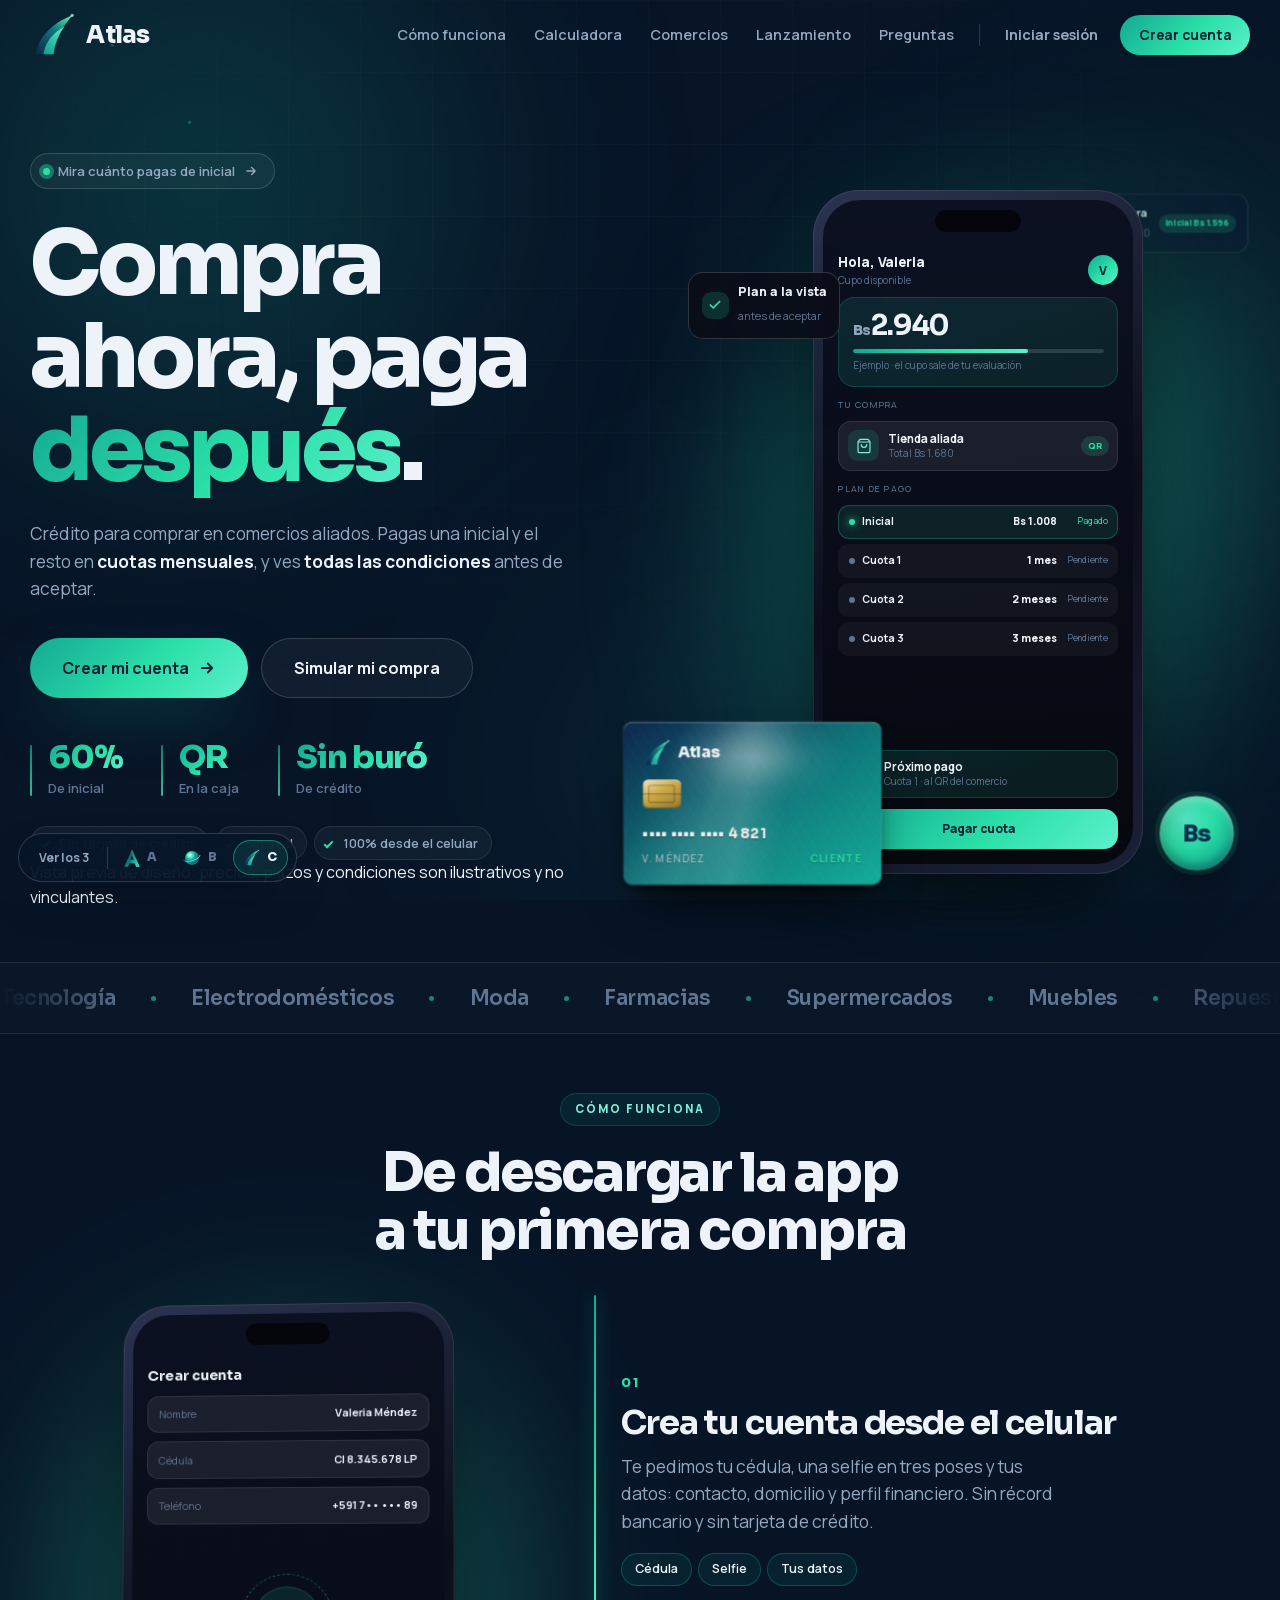
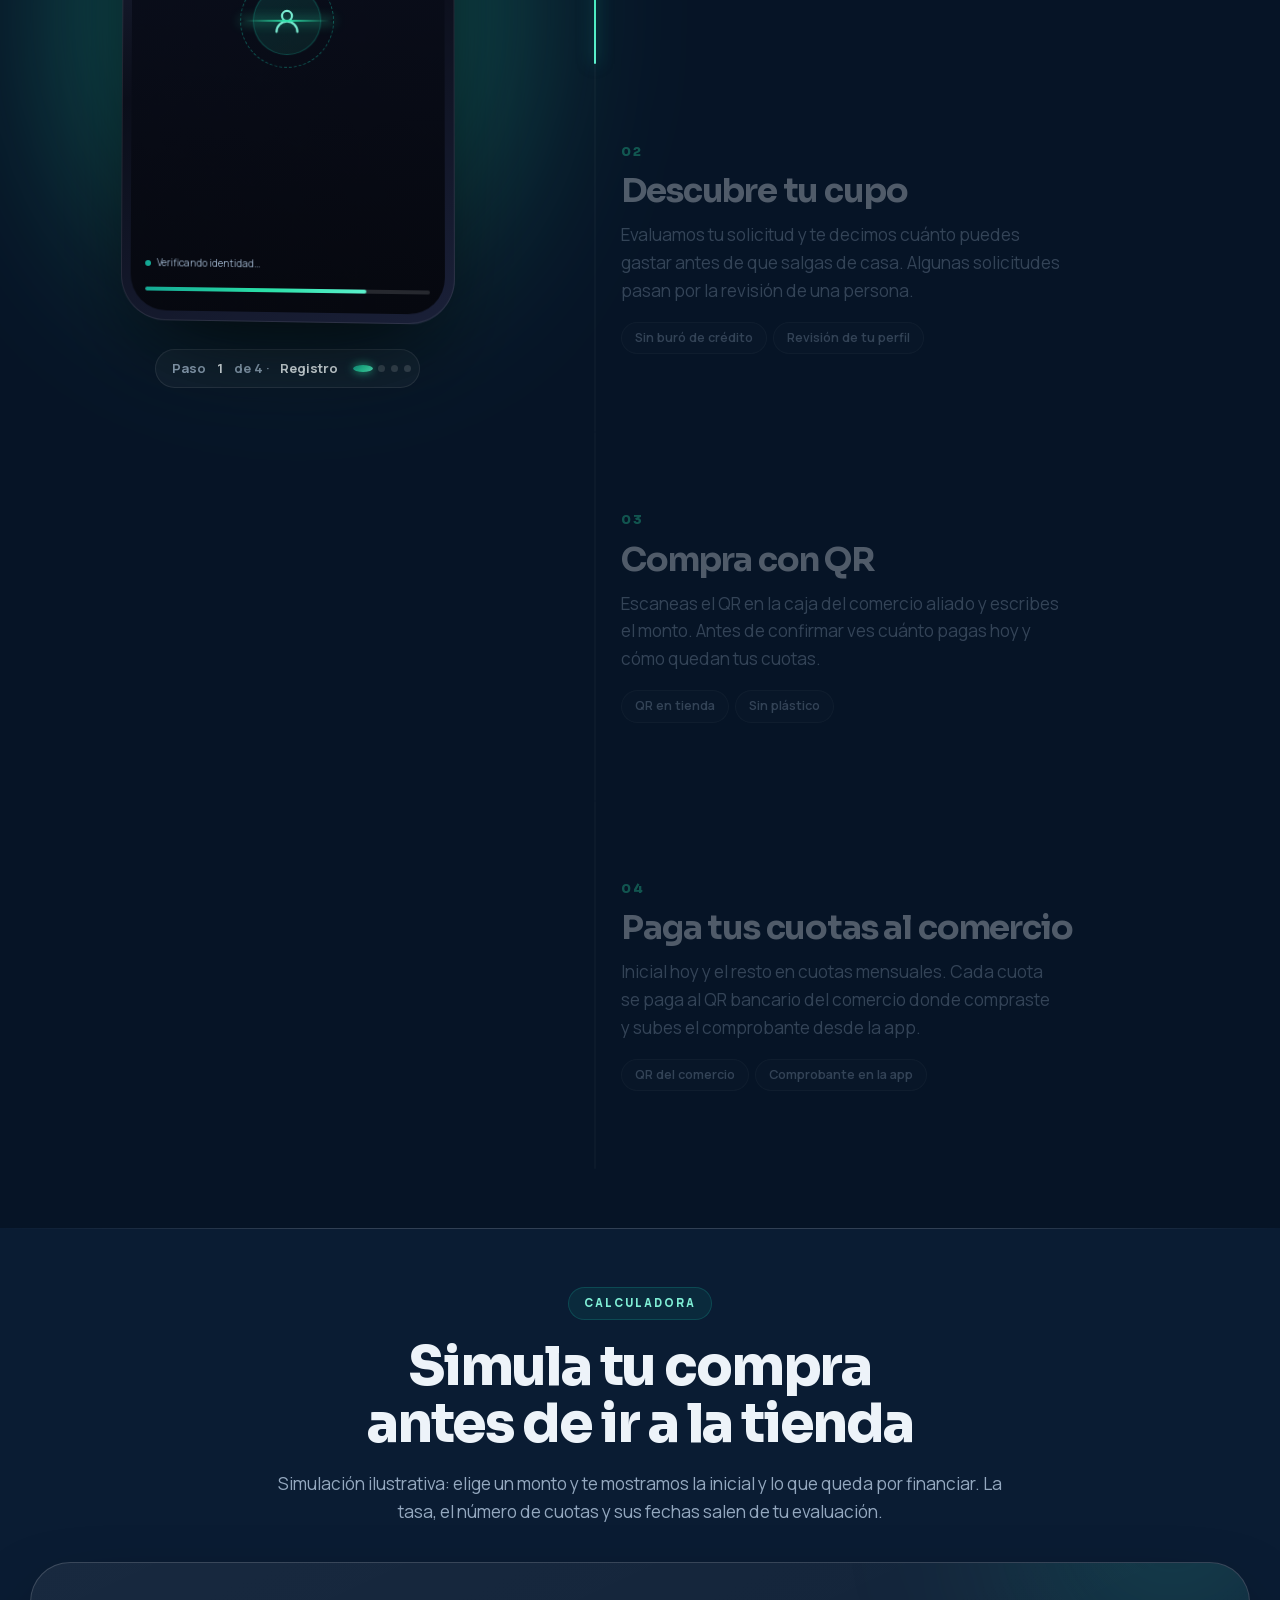
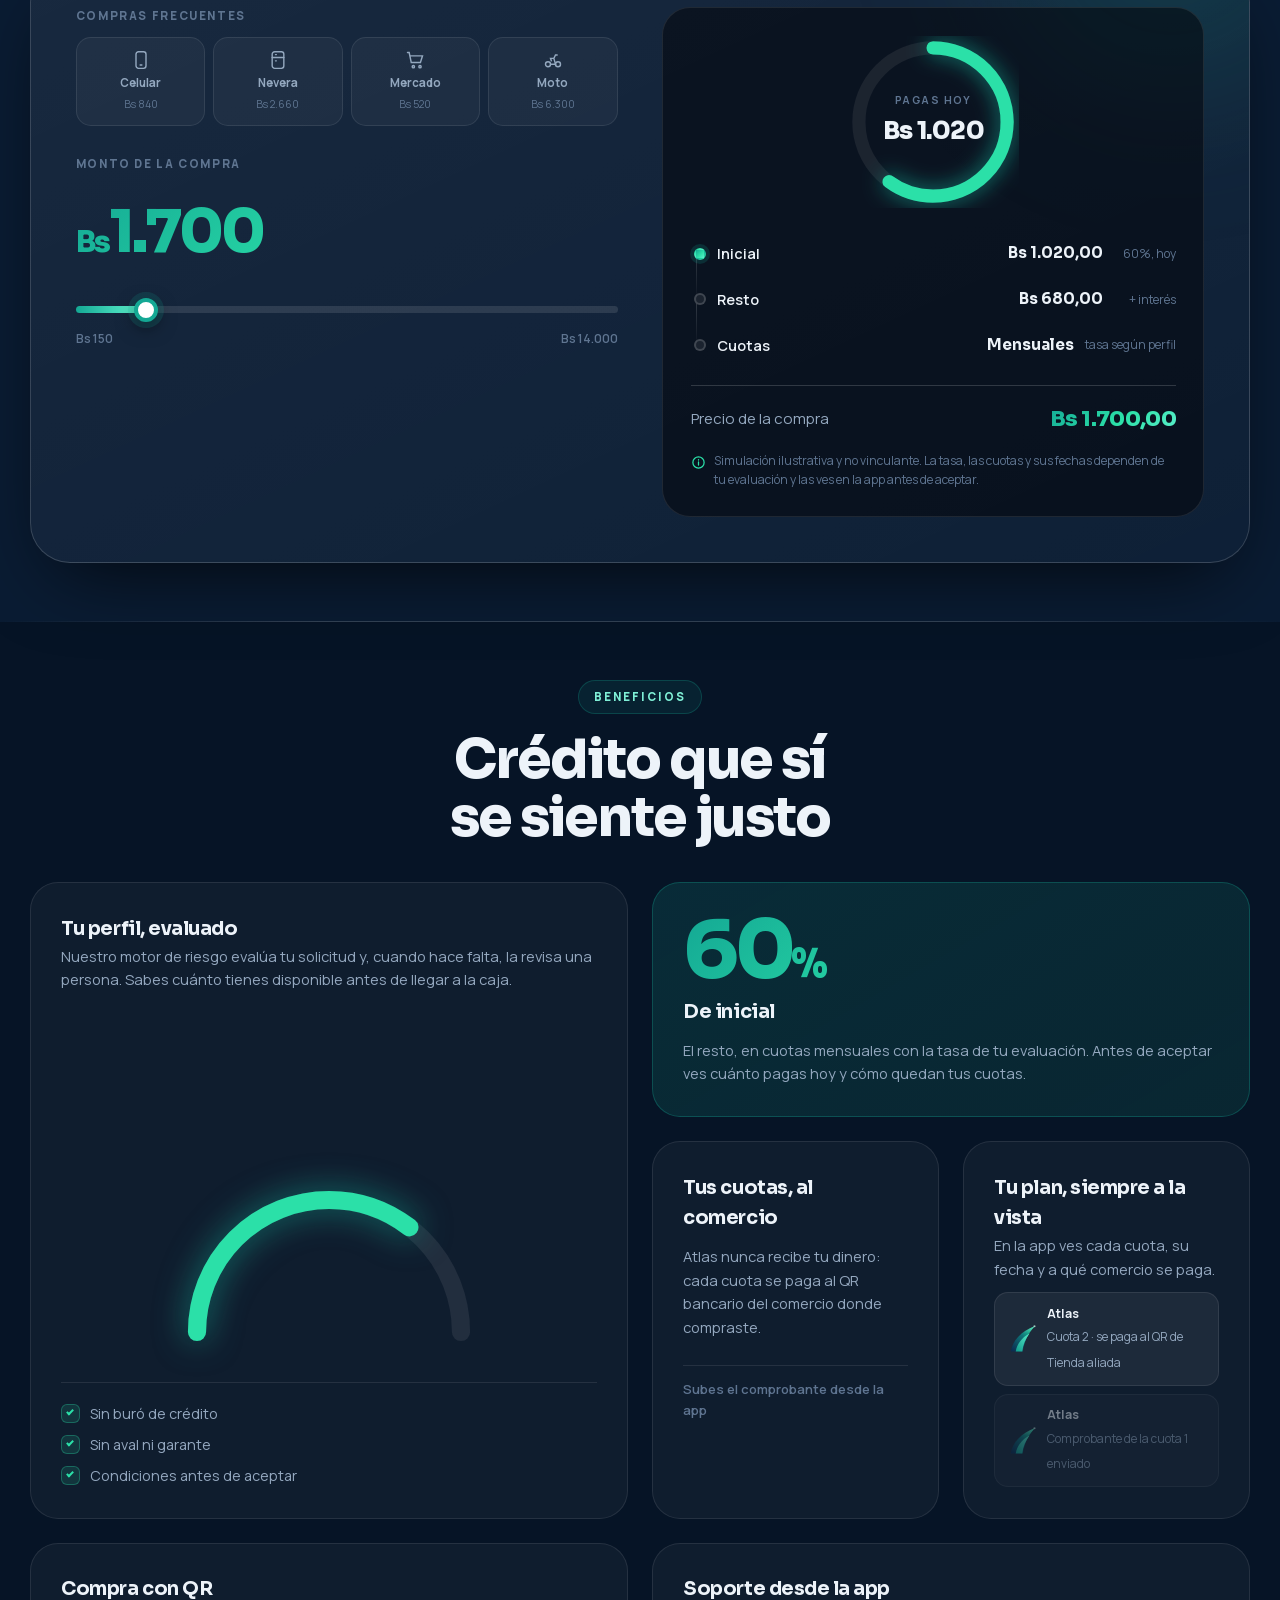
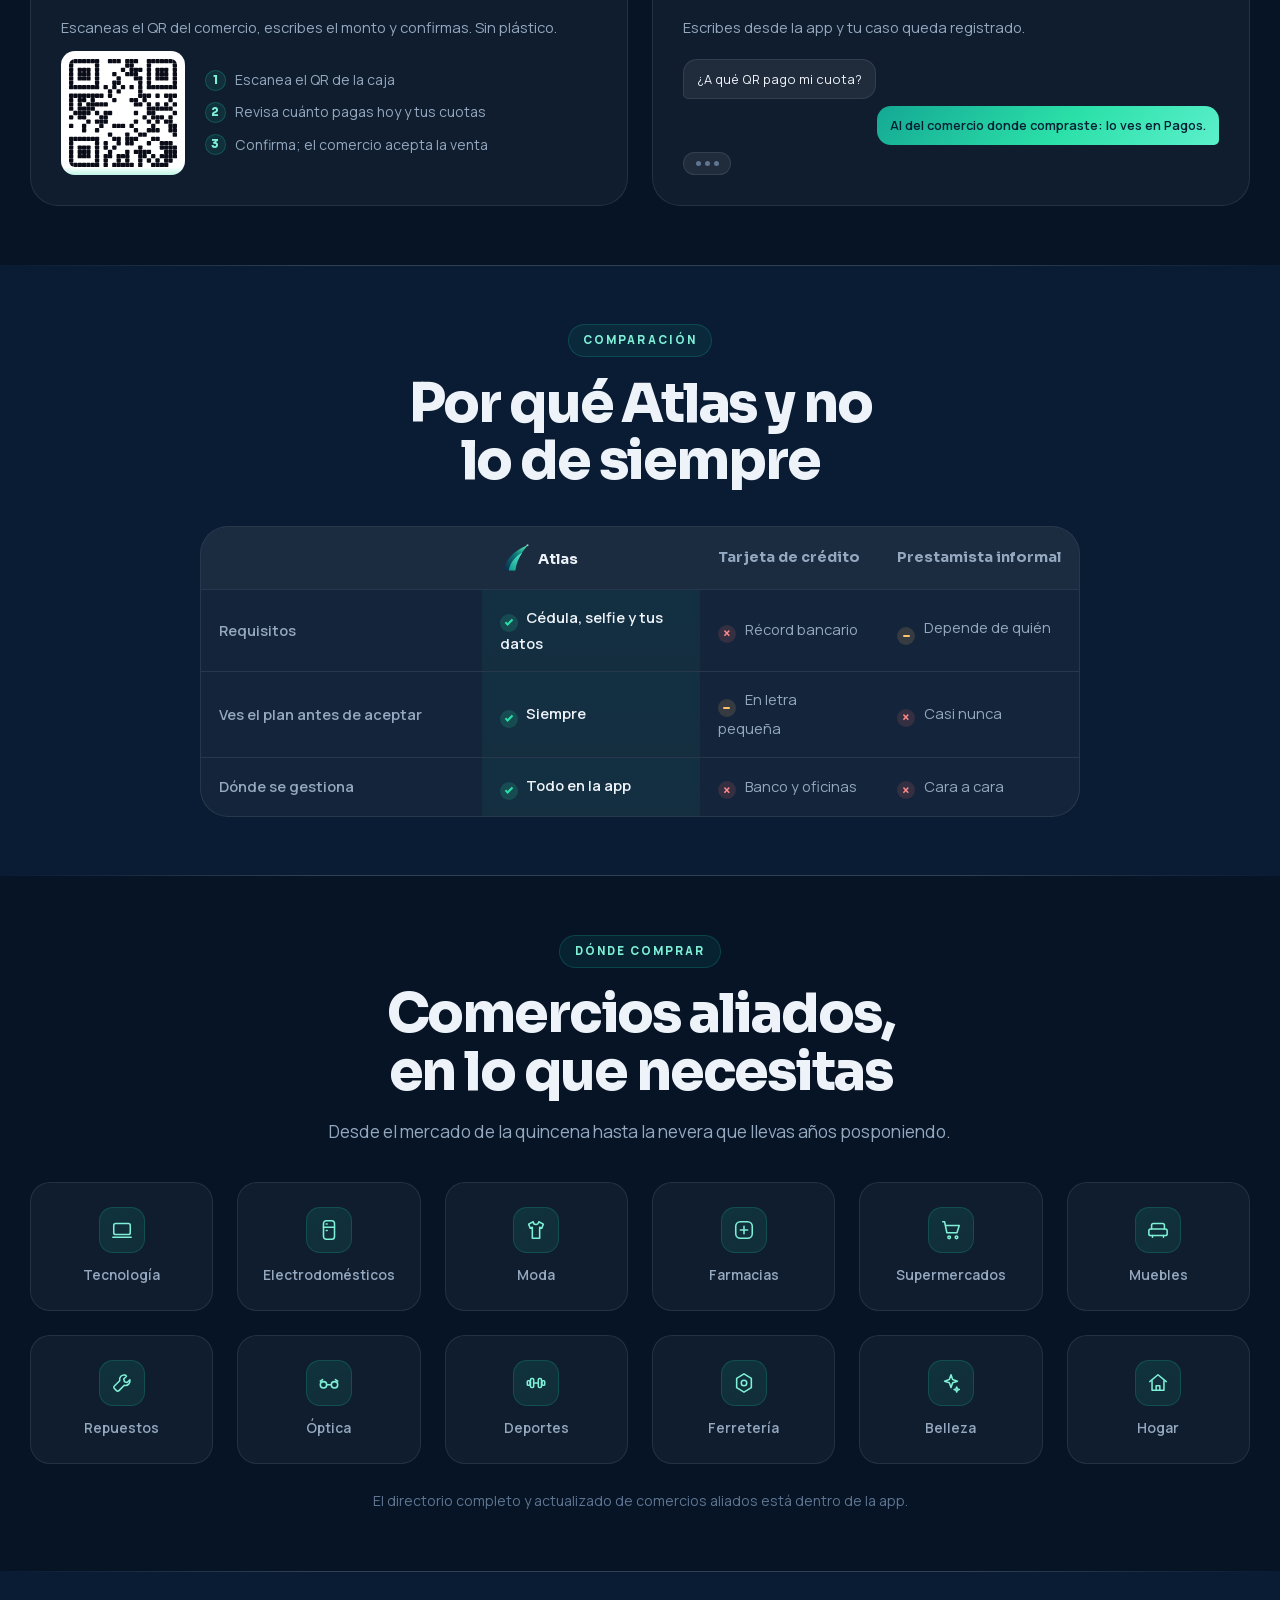
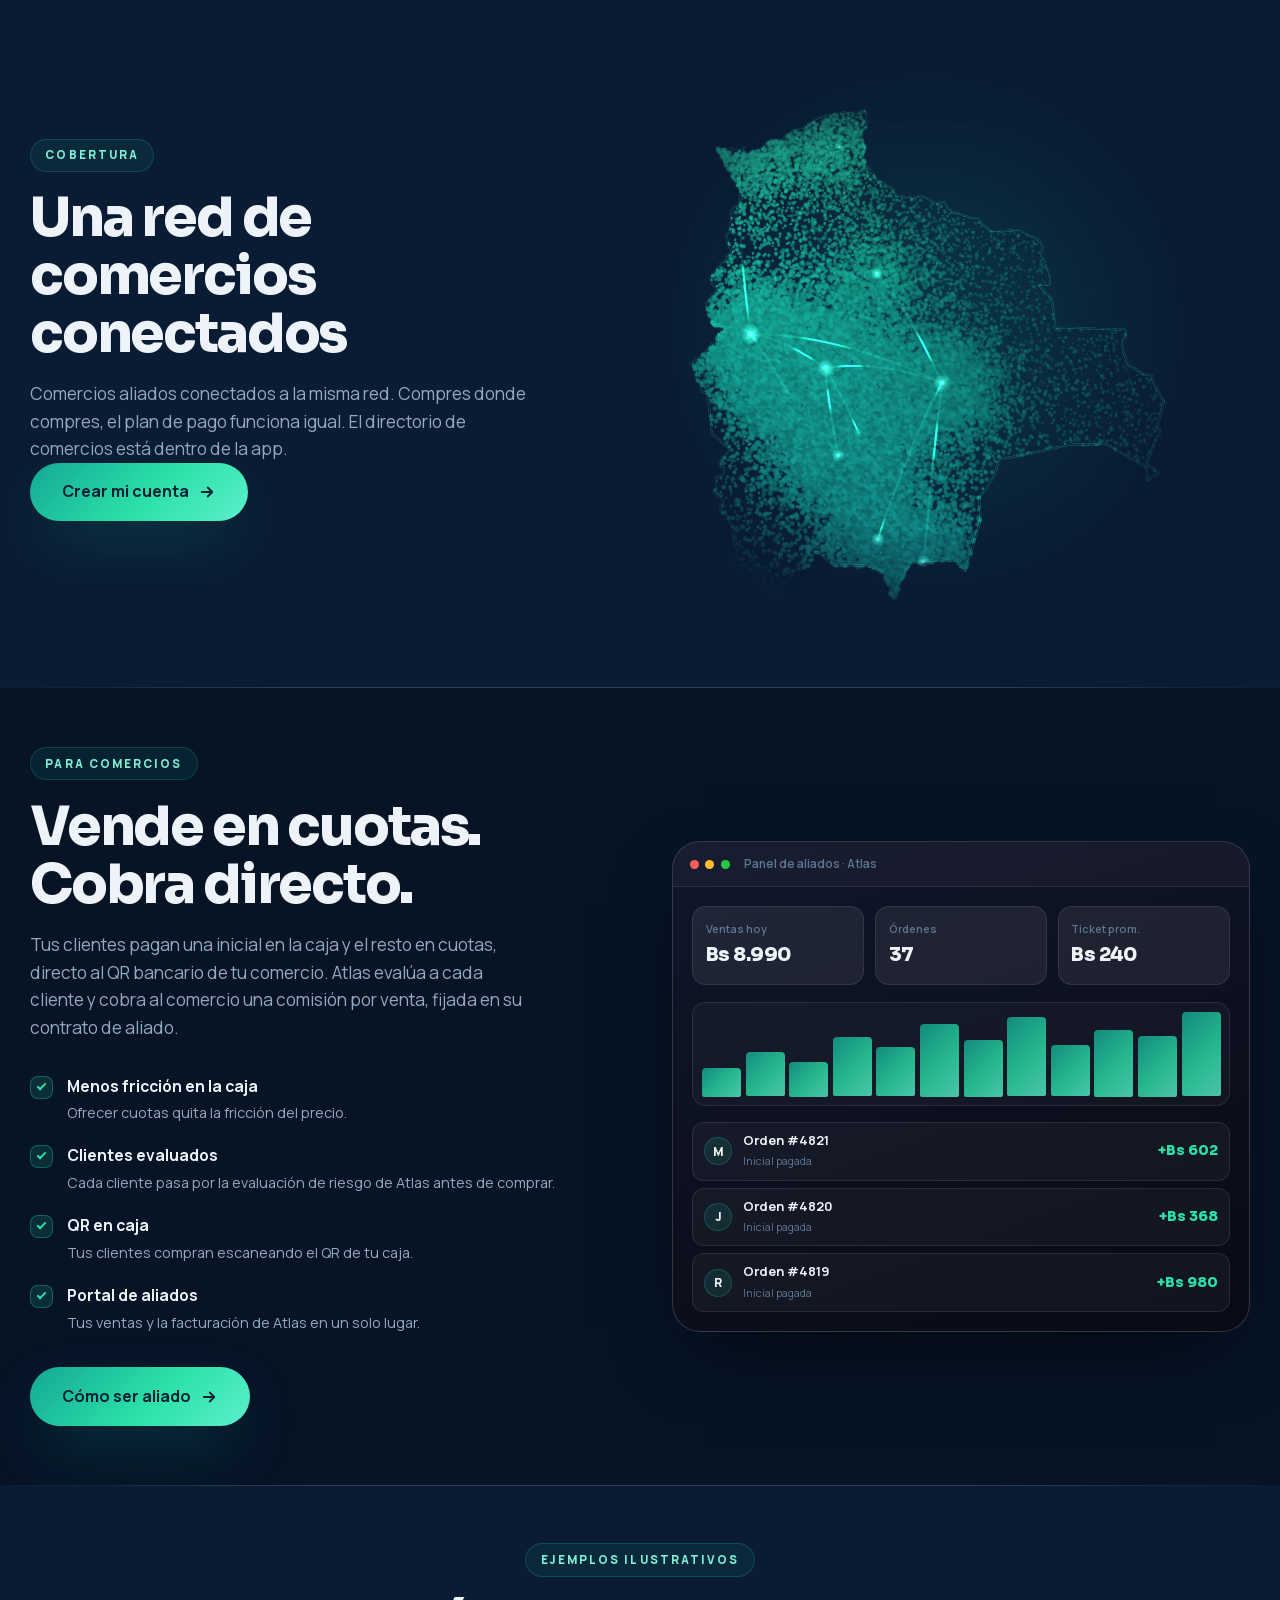
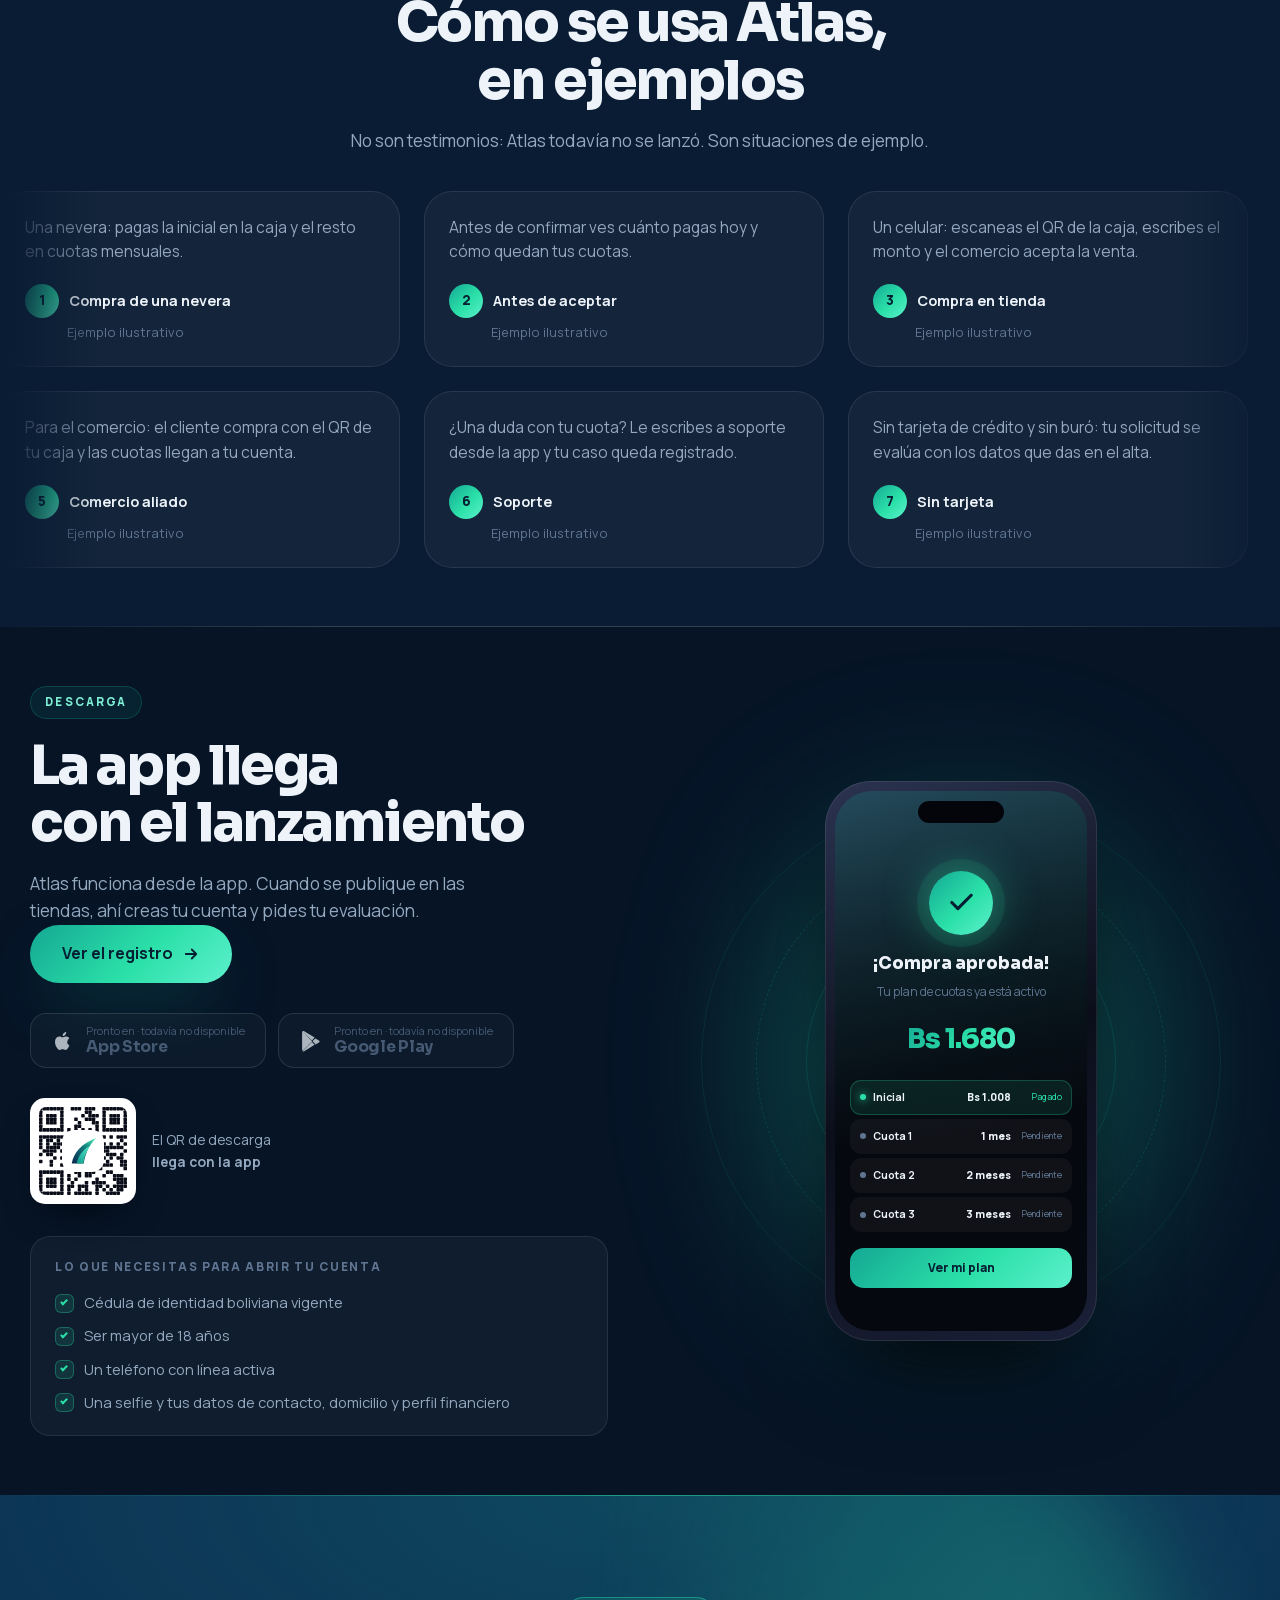
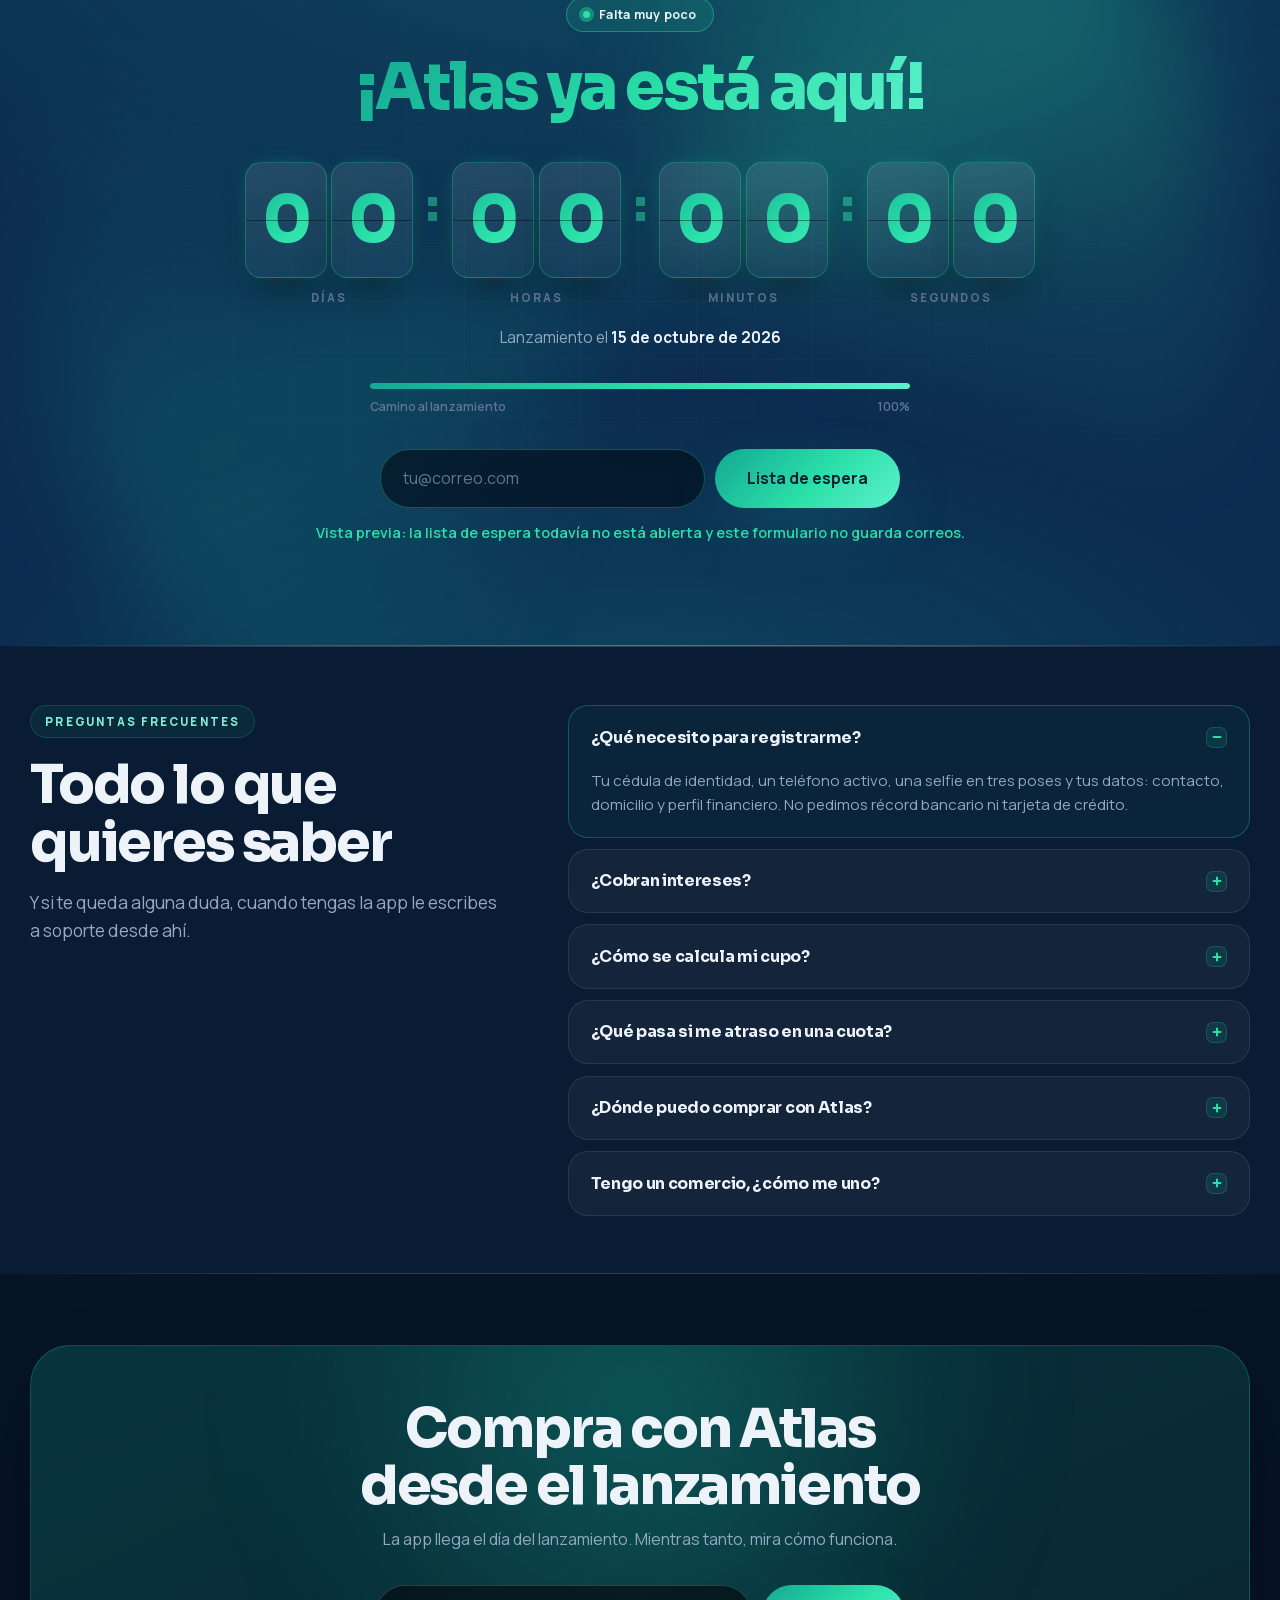
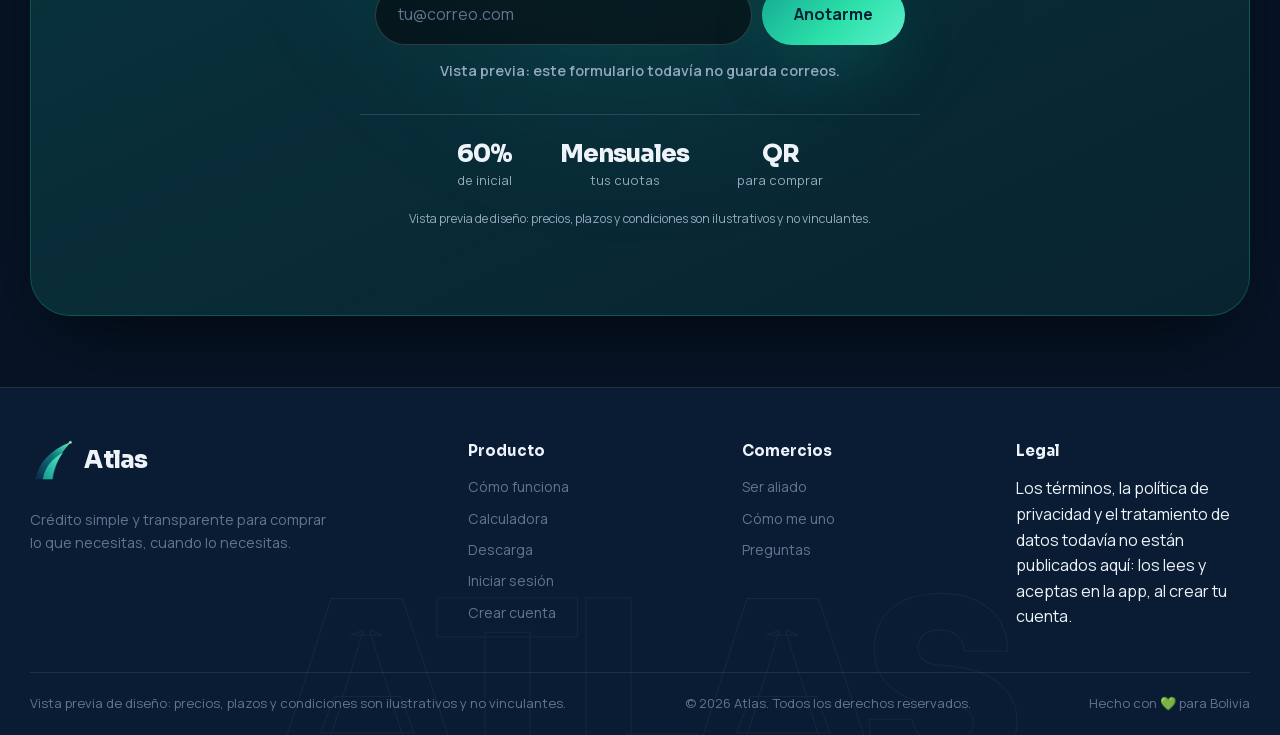
<file: concepto-c.html>
<!DOCTYPE html>
<html lang="es-BO">
<head>
<meta charset="UTF-8">
<meta name="viewport" content="width=device-width, initial-scale=1, viewport-fit=cover">
<meta name="theme-color" content="#061426">
<title>Atlas · Concepto C — Ascenso</title>
<meta name="description" content="Atlas es un crédito para comprar en comercios aliados de Bolivia: pagas una inicial y el resto en cuotas mensuales, sin tarjeta de crédito. Las condiciones dependen de tu perfil y las ves antes de aceptar.">

<link rel="canonical" href="https://atlas.landing.test.arauzsoftware.com/">
<meta property="og:type" content="website">
<meta property="og:url" content="https://atlas.landing.test.arauzsoftware.com/">
<meta property="og:locale" content="es_BO">
<meta property="og:title" content="Atlas — Compra ahora, paga después">
<meta property="og:description" content="Compra en comercios aliados y paga en cuotas. Ves las condiciones antes de aceptar.">
<meta property="og:image" content="https://atlas.landing.test.arauzsoftware.com/assets/img/logo-app.png">
<meta name="twitter:card" content="summary_large_image">

<link rel="icon" href="favicon.ico" sizes="any">
<link rel="icon" href="assets/img/icon-192.png" type="image/png">
<link rel="apple-touch-icon" href="assets/img/apple-touch-icon.png">
<link rel="preload" href="assets/fonts/manrope-latin.woff2" as="font" type="font/woff2" crossorigin>
<link rel="preload" href="assets/fonts/sora-latin.woff2" as="font" type="font/woff2" crossorigin>
<link rel="stylesheet" href="assets/css/fonts.css">
<link rel="stylesheet" href="assets/css/style.css">
<link rel="stylesheet" href="assets/css/compare.css">
</head>
<body>

<!-- ══════════ SÍMBOLOS DE MARCA ══════════
     Los tres conceptos del manual. Los stops usan las variables de marca,
     así que el símbolo se repinta solo al cambiar la ruta de degradado.     -->
<svg width="0" height="0" style="position:absolute" aria-hidden="true"><defs>
  <linearGradient id="gRoyal" x1="0%" y1="0%" x2="100%" y2="100%">
    <stop offset="0%" stop-color="var(--navy)"/><stop offset="46%" stop-color="var(--b1)"/><stop offset="100%" stop-color="var(--b3)"/>
  </linearGradient>
  <!-- La faceta arranca transparente: cortada en seco dejaba una costura
       vertical que a tamaño pequeño se leía como una grieta en la letra. -->
  <linearGradient id="gFacet" x1="0%" y1="0%" x2="100%" y2="65%">
    <stop offset="0%" stop-color="var(--b2)" stop-opacity="0"/>
    <stop offset="38%" stop-color="var(--b2)" stop-opacity=".72"/>
    <stop offset="100%" stop-color="var(--b4)" stop-opacity=".92"/>
  </linearGradient>
  <linearGradient id="gloss" x1="0" y1="0" x2="0" y2="1">
    <stop offset="0%" stop-color="#fff" stop-opacity=".42"/><stop offset="58%" stop-color="#fff" stop-opacity="0"/>
  </linearGradient>
  <radialGradient id="sphere" cx="37%" cy="30%" r="84%">
    <stop offset="0%" stop-color="#fff" stop-opacity=".92"/><stop offset="16%" stop-color="var(--b4)"/>
    <stop offset="42%" stop-color="var(--b2)"/><stop offset="70%" stop-color="var(--b1)"/>
    <stop offset="100%" stop-color="var(--navy)"/>
  </radialGradient>
  <linearGradient id="gRing" x1="0%" y1="0%" x2="100%" y2="0%">
    <stop offset="0%" stop-color="var(--b4)"/><stop offset="100%" stop-color="#EAFFF9"/>
  </linearGradient>
  <linearGradient id="gWing" x1="10%" y1="100%" x2="90%" y2="0%">
    <stop offset="0%" stop-color="var(--navy)"/><stop offset="55%" stop-color="var(--b1)"/><stop offset="100%" stop-color="var(--b3)"/>
  </linearGradient>
  <linearGradient id="gWing2" x1="10%" y1="100%" x2="90%" y2="0%">
    <stop offset="0%" stop-color="var(--b2)"/><stop offset="100%" stop-color="var(--b4)"/>
  </linearGradient>
  <filter id="soft" x="-40%" y="-40%" width="180%" height="180%"><feGaussianBlur stdDeviation="2.2"/></filter>

  <clipPath id="clipA"><path d="M60 14 L102 108 L82.5 108 L74.5 89 L45.5 89 L37.5 108 L18 108 Z M60 45 L50.5 70 L69.5 70 Z" clip-rule="evenodd"/></clipPath>
  <clipPath id="clipWing"><path d="M24 100 C30 64 56 36 102 18 C86 34 70 56 62 100 Z"/></clipPath>

  <!-- A · Monograma facetado -->
  <g id="markA">
    <path fill="url(#gRoyal)" fill-rule="evenodd" d="M60 14 L102 108 L82.5 108 L74.5 89 L45.5 89 L37.5 108 L18 108 Z M60 45 L50.5 70 L69.5 70 Z"/>
    <g clip-path="url(#clipA)"><rect x="58" y="0" width="62" height="120" fill="url(#gFacet)"/></g>
    <rect x="0" y="0" width="120" height="64" fill="url(#gloss)" clip-path="url(#clipA)"/>
  </g>

  <!-- B · Orbe con órbita -->
  <g id="markB">
    <g transform="rotate(-18 60 60)"><path d="M14 60 A46 15 0 0 1 106 60" fill="none" stroke="#BFEEE6" stroke-opacity=".2" stroke-width="2.4" stroke-linecap="round"/></g>
    <circle cx="60" cy="60" r="38" fill="url(#sphere)"/>
    <ellipse cx="47" cy="43" rx="12" ry="7.5" fill="#F2FFFB" opacity=".4" transform="rotate(-30 47 43)"/>
    <path d="M31 82 A38 38 0 0 0 90 79" fill="none" stroke="#A9F4E2" stroke-opacity=".45" stroke-width="2.4" stroke-linecap="round"/>
    <g transform="rotate(-18 60 60)">
      <path d="M14 60 A46 15 0 0 0 106 60" fill="none" stroke="url(#gRing)" stroke-width="3" stroke-linecap="round"/>
      <g>
        <circle r="5" fill="#DFFFF6" filter="url(#soft)"/>
        <circle r="3" fill="#fff"/>
        <animateMotion dur="5.6s" repeatCount="indefinite" calcMode="linear" keyTimes="0;0.5;1" keyPoints="0;1;1" path="M14 60 A46 15 0 0 0 106 60"/>
        <animate attributeName="opacity" values="1;1;0;0" keyTimes="0;0.49;0.5;1" dur="5.6s" repeatCount="indefinite"/>
      </g>
    </g>
  </g>

  <!-- C · Vela en ascenso -->
  <g id="markC">
    <path fill="url(#gWing)" d="M24 100 C30 64 56 36 102 18 C86 34 70 56 62 100 Z"/>
    <path fill="url(#gWing2)" opacity=".92" d="M40 100 C44 76 58 56 84 42 C72 58 63 78 61 100 Z"/>
    <rect x="0" y="0" width="120" height="72" fill="url(#gloss)" clip-path="url(#clipWing)"/>
    <circle cx="100" cy="19" r="3.4" fill="#D8FFF2"><animate attributeName="opacity" values="1;.3;1" dur="2.6s" repeatCount="indefinite"/></circle>
  </g>
</defs></svg>

<!-- ══════════ PRELOADER ══════════ -->
<div class="loader" id="loader">
  <div class="loader__inner">
    <svg class="loader__logo" width="88" height="88" viewBox="14 12 92 96" aria-hidden="true"><use href="#markC"/></svg>
    <span class="loader__word">Atlas</span>
  </div>
  <div class="loader__count"><span id="loaderNum">0</span><i>%</i></div>
  <div class="loader__bar"><span id="loaderBar"></span></div>
  <div class="loader__curtain"></div>
</div>

<!-- ══════════ CAPAS DE AMBIENTE ══════════ -->
<div class="aurora" aria-hidden="true">
  <span class="aurora__blob aurora__blob--1"></span>
  <span class="aurora__blob aurora__blob--2"></span>
  <span class="aurora__blob aurora__blob--3"></span>
</div>
<canvas id="fx" class="fx" aria-hidden="true"></canvas>
<div class="noise" aria-hidden="true"></div>
<div class="cursor" id="cursor" aria-hidden="true"><i></i></div>

<!-- ══════════ NAV ══════════ -->
<header class="nav" id="nav">
  <div class="nav__inner">
    <a href="#hero" class="brand" data-cursor="link" aria-label="Atlas — inicio">
      <svg width="46" height="46" viewBox="14 12 92 96" aria-hidden="true"><use href="#markC"/></svg>
      <span>Atlas</span>
    </a>

    <nav class="nav__menu" id="navMenu" aria-label="Principal">
      <span class="nav__pill" id="navPill" aria-hidden="true"></span>
      <a href="#tour" class="nav__link">Cómo funciona</a>
      <a href="#calculadora" class="nav__link">Calculadora</a>
      <a href="#comercios" class="nav__link">Comercios</a>
      <a href="#lanzamiento" class="nav__link">Lanzamiento</a>
      <a href="#faq" class="nav__link">Preguntas</a>
      <span class="nav__gap" aria-hidden="true"></span>
      <a href="login.html?c=c" class="nav__link nav__login">Iniciar sesión</a>
      <a href="registro.html?c=c" class="btn btn--primary btn--sm nav__cta" data-magnetic><span>Crear cuenta</span></a>
    </nav>

    <button type="button" class="burger" id="burger" aria-label="Abrir menú" aria-expanded="false" aria-controls="navMenu">
      <span></span><span></span>
    </button>
  </div>
</header>

<main>

<!-- ══════════ HERO ══════════ -->
<section class="hero" id="hero">
  <div class="hero__mesh" aria-hidden="true"></div>

  <div class="wrap hero__grid">
    <div class="hero__copy">
      <a href="#calculadora" class="tag" data-anim="fade" style="--d:0ms">
        <span class="tag__dot"></span>
        Mira cuánto pagas de inicial
        <svg viewBox="0 0 24 24" fill="none" stroke="currentColor" stroke-width="2.5" stroke-linecap="round" stroke-linejoin="round"><path d="M5 12h14M13 6l6 6-6 6"/></svg>
      </a>

      <h1 class="hero__title" data-split>Compra ahora, paga <em>después</em>.</h1>

      <p class="hero__lead" data-anim="fade" style="--d:520ms">
        Crédito para comprar en comercios aliados. Pagas una inicial y el resto en
        <strong>cuotas mensuales</strong>, y ves <strong>todas las condiciones</strong> antes de aceptar.
      </p>

      <div class="hero__cta" data-anim="fade" style="--d:620ms">
        <a href="registro.html?c=c" class="btn btn--primary btn--lg" data-magnetic>
          <span>Crear mi cuenta</span>
          <svg viewBox="0 0 24 24" fill="none" stroke="currentColor" stroke-width="2.4" stroke-linecap="round" stroke-linejoin="round"><path d="M5 12h14M13 6l6 6-6 6"/></svg>
        </a>
        <a href="#calculadora" class="btn btn--line btn--lg" data-magnetic><span>Simular mi compra</span></a>
      </div>

      <ul class="hero__proof" data-anim="fade" style="--d:720ms">
        <li><b data-count="60" data-suffix="%"></b><span>De inicial</span></li>
        <li><b>QR</b><span>En la caja</span></li>
        <li><b>Sin buró</b><span>De crédito</span></li>
      </ul>

      <ul class="hero__chips" data-anim="fade" style="--d:800ms">
        <li>Sin tarjeta de crédito</li>
        <li>Sin aval</li>
        <li>100% desde el celular</li>
      </ul>

      <p class="hero__note preview-note" data-anim="fade" style="--d:860ms">
        Vista previa de diseño: precios, plazos y condiciones son ilustrativos y no vinculantes.
      </p>
    </div>

    <div class="hero__stage" data-anim="rise" style="--d:400ms">
     <div class="scene" id="scene">
      <div class="scene__deep">

        <!-- Tarjeta Atlas, el objeto que manda la escena -->
        <div class="fo fo--card" style="--x:11%;--y:87%;--z:90px;--p:26px">
          <div class="fo__in" style="--dur:9s;--delay:0s">
            <div class="acard">
              <span class="acard__weave"></span>
              <span class="acard__shine"></span>
              <div class="acard__top">
                <svg width="26" height="26" viewBox="14 12 92 96" aria-hidden="true"><use href="#markC"/></svg>
                <span>Atlas</span>
              </div>
              <span class="acard__chip"></span>
              <div class="acard__no">•••• •••• •••• 4821</div>
              <div class="acard__bot"><span>V. MÉNDEZ</span><b>CLIENTE</b></div>
            </div>
          </div>
        </div>

        <!-- Moneda -->
        <div class="fo fo--coin" style="--x:91%;--y:95%;--z:-30px;--p:50px">
          <div class="fo__in" style="--dur:7.5s;--delay:.6s">
            <div class="coin"><span>Bs</span></div>
          </div>
        </div>

        <!-- Compra flotando, al fondo -->
        <div class="fo fo--buy" style="--x:88%;--y:-2%;--z:-260px;--p:16px">
          <div class="fo__in" style="--dur:10s;--delay:1.1s">
            <div class="buy">
              <span class="buy__ico">
                <svg viewBox="0 0 24 24" fill="none" stroke="currentColor" stroke-width="1.7" stroke-linecap="round"><rect x="5" y="2" width="14" height="20" rx="3"/><path d="M5 9h14M9 5.5h1M9 13h1"/></svg>
              </span>
              <div><b>Nevera</b><em>Bs 2.660</em></div>
              <span class="buy__q">Inicial Bs 1.596</span>
            </div>
          </div>
        </div>

      <div class="device device--hero" data-tilt="7">
        <div class="device__aura" aria-hidden="true"></div>
        <div class="device__body">
          <span class="device__island" aria-hidden="true"></span>
          <div class="device__screen">
            <div class="ui">
              <header class="ui__bar">
                <div>
                  <p class="ui__hi">Hola, Valeria</p>
                  <p class="ui__mut">Cupo disponible</p>
                </div>
                <span class="ui__ava">V</span>
              </header>

              <div class="ui__hero-card">
                <p class="ui__amount"><i>Bs</i><b data-count="2940" data-money></b></p>
                <div class="ui__track"><i style="--w:70%"></i></div>
                <p class="ui__mut">Ejemplo · el cupo sale de tu evaluación</p>
              </div>

              <p class="ui__label">Tu compra</p>
              <div class="ui__row">
                <span class="ui__ico">
                  <svg viewBox="0 0 24 24" fill="none" stroke="currentColor" stroke-width="1.8" stroke-linecap="round"><path d="M6 2 3 6v14a2 2 0 0 0 2 2h14a2 2 0 0 0 2-2V6l-3-4H6ZM3 6h18M16 10a4 4 0 0 1-8 0"/></svg>
                </span>
                <span class="ui__grow"><b>Tienda aliada</b><em>Total Bs 1.680</em></span>
                <span class="ui__chip">QR</span>
              </div>

              <p class="ui__label">Plan de pago</p>
              <ul class="ui__plan">
                <li class="paid"><i></i><b>Inicial</b><em>Bs 1.008</em><u>Pagado</u></li>
                <li><i></i><b>Cuota 1</b><em>1 mes</em><u>Pendiente</u></li>
                <li><i></i><b>Cuota 2</b><em>2 meses</em><u>Pendiente</u></li>
                <li><i></i><b>Cuota 3</b><em>3 meses</em><u>Pendiente</u></li>
              </ul>

              <div class="ui__next">
                <span class="ui__ico ui__ico--sm">
                  <svg viewBox="0 0 24 24" fill="none" stroke="currentColor" stroke-width="1.9" stroke-linecap="round"><rect x="3" y="5" width="18" height="16" rx="3"/><path d="M3 10h18M8 3v4M16 3v4"/></svg>
                </span>
                <span class="ui__grow"><b>Próximo pago</b><em>Cuota 1 · al QR del comercio</em></span>
              </div>

              <span class="ui__btn">Pagar cuota</span>
            </div>
          </div>
        </div>

        <div class="hover-card hover-card--a" aria-hidden="true">
          <span class="hover-card__ico ok"><svg viewBox="0 0 24 24" fill="none" stroke="currentColor" stroke-width="3" stroke-linecap="round" stroke-linejoin="round"><path d="M20 6 9 17l-5-5"/></svg></span>
          <span><b>Plan a la vista</b><em>antes de aceptar</em></span>
        </div>
      </div>

      </div>
     </div>
    </div>
  </div>

  <div class="hero__ticker" aria-hidden="true">
    <div class="ticker">
      <div class="ticker__row">
        <span>Tecnología</span><i></i><span>Electrodomésticos</span><i></i><span>Moda</span><i></i>
        <span>Farmacias</span><i></i><span>Supermercados</span><i></i><span>Muebles</span><i></i>
        <span>Repuestos</span><i></i><span>Óptica</span><i></i><span>Deportes</span><i></i>
        <span>Ferretería</span><i></i><span>Belleza</span><i></i><span>Hogar</span><i></i>
      </div>
    </div>
  </div>
</section>

<!-- ══════════ TOUR (scroll narrativo) ══════════ -->
<section class="section tour" id="tour">
  <div class="wrap">
    <header class="head" data-anim="rise">
      <span class="eyebrow">Cómo funciona</span>
      <h2 class="h2">De descargar la app<br>a tu primera compra</h2>
    </header>

    <div class="tour__grid">
      <!-- Columna fija: el teléfono -->
      <div class="tour__sticky">
        <div class="device device--tour">
          <div class="device__aura" aria-hidden="true"></div>
          <div class="device__body">
            <span class="device__island" aria-hidden="true"></span>
            <div class="device__screen">

              <!-- Pantalla 1 -->
              <div class="scr is-on" data-scr="0">
                <p class="scr__title">Crear cuenta</p>
                <div class="scr__field"><span>Nombre</span><b>Valeria Méndez</b></div>
                <div class="scr__field"><span>Cédula</span><b>CI 8.345.678 LP</b></div>
                <div class="scr__field"><span>Teléfono</span><b>+591 7•• ••• 89</b></div>
                <div class="scan">
                  <div class="scan__ring"></div>
                  <div class="scan__face">
                    <svg viewBox="0 0 24 24" fill="none" stroke="currentColor" stroke-width="1.6" stroke-linecap="round"><circle cx="12" cy="8.5" r="3.6"/><path d="M4.5 20a7.5 7.5 0 0 1 15 0"/></svg>
                  </div>
                  <span class="scan__line"></span>
                </div>
                <p class="scr__status"><i class="pulse"></i>Verificando identidad…</p>
                <div class="ui__track"><i style="--w:78%"></i></div>
              </div>

              <!-- Pantalla 2 -->
              <div class="scr" data-scr="1">
                <div class="scr__center">
                  <span class="badge-ok">
                    <svg viewBox="0 0 24 24" fill="none" stroke="currentColor" stroke-width="2.6" stroke-linecap="round" stroke-linejoin="round"><path d="M20 6 9 17l-5-5"/></svg>
                  </span>
                  <p class="scr__title">Tu evaluación</p>
                  <p class="scr__big">60%</p>
                  <p class="scr__mut">de inicial en cada compra</p>
                  <div class="scr__pills"><span>Sin tarjeta</span><span>Cupo según tu perfil</span></div>
                </div>
              </div>

              <!-- Pantalla 3 -->
              <div class="scr" data-scr="2">
                <p class="scr__title">Paga en la tienda</p>
                <div class="viewfinder">
                  <img src="assets/img/qr-placeholder.svg" alt="" width="120" height="120">
                  <span class="viewfinder__c tl"></span><span class="viewfinder__c tr"></span>
                  <span class="viewfinder__c bl"></span><span class="viewfinder__c br"></span>
                  <span class="viewfinder__beam"></span>
                </div>
                <div class="scr__field"><span>Tienda aliada</span><b>Bs 1.680</b></div>
                <div class="scr__field"><span>Pagas hoy</span><b class="mint">Bs 1.008</b></div>

                <p class="ui__label">Tu plan, antes de confirmar</p>
                <ul class="ui__plan">
                  <li><i></i><b>Cuota 1</b><em>1 mes</em><u>Con tasa</u></li>
                  <li><i></i><b>Cuota 2</b><em>2 meses</em><u>Con tasa</u></li>
                  <li><i></i><b>Cuota 3</b><em>3 meses</em><u>Con tasa</u></li>
                </ul>

                <span class="ui__btn">Confirmar compra</span>
              </div>

              <!-- Pantalla 4 -->
              <div class="scr" data-scr="3">
                <p class="scr__title">Tu plan de pago</p>
                <div class="ui__hero-card ui__hero-card--sm">
                  <p class="ui__mut">Capital financiado</p>
                  <p class="ui__amount"><i>Bs</i><b>672</b></p>
                  <div class="ui__track"><i style="--w:33%"></i></div>
                </div>
                <ul class="ui__plan">
                  <li class="paid"><i></i><b>Inicial</b><em>Bs 1.008</em><u>Pagado</u></li>
                  <li class="paid"><i></i><b>Cuota 1</b><em>1 mes</em><u>Pagado</u></li>
                  <li><i></i><b>Cuota 2</b><em>2 meses</em><u>Pendiente</u></li>
                  <li><i></i><b>Cuota 3</b><em>3 meses</em><u>Pendiente</u></li>
                </ul>
                <div class="ui__next">
                  <span class="ui__ico ui__ico--sm">
                    <svg viewBox="0 0 24 24" fill="none" stroke="currentColor" stroke-width="1.9" stroke-linecap="round" stroke-linejoin="round"><path d="M3 17l6-6 4 4 7-7M21 8v6M21 8h-6"/></svg>
                  </span>
                  <span class="ui__grow"><b>Próxima cuota</b><em>Al QR bancario del comercio</em></span>
                </div>
                <p class="scr__status ok"><i></i>Vas al día.</p>
              </div>

            </div>
          </div>
        </div>

        <p class="tour__now">
          Paso <em id="tourNum">1</em> de 4 · <em id="tourName">Registro</em>
          <span class="tour__dots" aria-hidden="true"><i class="on"></i><i></i><i></i><i></i></span>
        </p>
      </div>

      <!-- Columna que scrollea: los pasos -->
      <ol class="tour__steps">
        <li class="tour__step" data-step="0">
          <span class="tour__idx">01</span>
          <h3>Crea tu cuenta desde el celular</h3>
          <p>Te pedimos tu cédula, una selfie en tres poses y tus datos: contacto, domicilio y
             perfil financiero. Sin récord bancario y sin tarjeta de crédito.</p>
          <ul class="tour__tags"><li>Cédula</li><li>Selfie</li><li>Tus datos</li></ul>
        </li>
        <li class="tour__step" data-step="1">
          <span class="tour__idx">02</span>
          <h3>Descubre tu cupo</h3>
          <p>Evaluamos tu solicitud y te decimos cuánto puedes gastar antes de que salgas de casa.
             Algunas solicitudes pasan por la revisión de una persona.</p>
          <ul class="tour__tags"><li>Sin buró de crédito</li><li>Revisión de tu perfil</li></ul>
        </li>
        <li class="tour__step" data-step="2">
          <span class="tour__idx">03</span>
          <h3>Compra con QR</h3>
          <p>Escaneas el QR en la caja del comercio aliado y escribes el monto. Antes de confirmar
             ves cuánto pagas hoy y cómo quedan tus cuotas.</p>
          <ul class="tour__tags"><li>QR en tienda</li><li>Sin plástico</li></ul>
        </li>
        <li class="tour__step" data-step="3">
          <span class="tour__idx">04</span>
          <h3>Paga tus cuotas al comercio</h3>
          <p>Inicial hoy y el resto en cuotas mensuales. Cada cuota se paga al QR bancario del
             comercio donde compraste y subes el comprobante desde la app.</p>
          <ul class="tour__tags"><li>QR del comercio</li><li>Comprobante en la app</li></ul>
        </li>
      </ol>
    </div>
  </div>
</section>

<!-- ══════════ CALCULADORA ══════════ -->
<section class="section band" id="calculadora">
  <div class="wrap">
    <header class="head" data-anim="rise">
      <span class="eyebrow">Calculadora</span>
      <h2 class="h2">Simula tu compra<br>antes de ir a la tienda</h2>
      <p class="lead">Simulación ilustrativa: elige un monto y te mostramos la inicial y lo que queda
         por financiar. La tasa, el número de cuotas y sus fechas salen de tu evaluación.</p>
    </header>

    <div class="calc" data-anim="rise" data-initial="0.6">
      <div class="calc__left">
        <p class="calc__mini">Compras frecuentes</p>
        <div class="presets">
          <button type="button" class="preset" data-amount="840">
            <svg viewBox="0 0 24 24" fill="none" stroke="currentColor" stroke-width="1.7" stroke-linecap="round"><rect x="6" y="2" width="12" height="20" rx="3"/><path d="M11 18h2"/></svg>
            <span>Celular</span><em>Bs 840</em>
          </button>
          <button type="button" class="preset" data-amount="2660">
            <svg viewBox="0 0 24 24" fill="none" stroke="currentColor" stroke-width="1.7" stroke-linecap="round"><rect x="5" y="2" width="14" height="20" rx="3"/><path d="M5 9h14M9 5.5h1M9 13h1"/></svg>
            <span>Nevera</span><em>Bs 2.660</em>
          </button>
          <button type="button" class="preset" data-amount="520">
            <svg viewBox="0 0 24 24" fill="none" stroke="currentColor" stroke-width="1.7" stroke-linecap="round"><path d="M3 3h2l2.5 12h11L21 7H6"/><circle cx="10" cy="20" r="1.4"/><circle cx="18" cy="20" r="1.4"/></svg>
            <span>Mercado</span><em>Bs 520</em>
          </button>
          <button type="button" class="preset" data-amount="6300">
            <svg viewBox="0 0 24 24" fill="none" stroke="currentColor" stroke-width="1.7" stroke-linecap="round"><circle cx="6" cy="17" r="3"/><circle cx="18" cy="17" r="3"/><path d="M9 17h6l-2-7h-4l1 3M13 10l2-4h2"/></svg>
            <span>Moto</span><em>Bs 6.300</em>
          </button>
        </div>

        <label class="calc__mini calc__mini--mt" for="amount">Monto de la compra</label>
        <p class="calc__value"><i>Bs</i><output id="amountOut">1.700</output></p>
        <input type="range" id="amount" class="slider" min="150" max="14000" step="50" value="1700"
               aria-label="Monto de la compra en bolivianos">
        <div class="calc__legend"><span>Bs 150</span><span>Bs 14.000</span></div>

      </div>

      <div class="calc__right" aria-live="polite">
        <div class="donut">
          <svg viewBox="0 0 130 130" aria-hidden="true">
            <defs>
              <linearGradient id="donutGrad" x1="0" y1="0" x2="1" y2="1">
                <stop offset="0" stop-color="var(--b1)"/><stop offset="1" stop-color="var(--b3)"/>
              </linearGradient>
            </defs>
            <circle class="donut__bg" cx="65" cy="65" r="56"/>
            <circle class="donut__fg" id="donut" cx="65" cy="65" r="56"/>
          </svg>
          <div class="donut__mid">
            <span>Pagas hoy</span>
            <strong>Bs <em id="initOut">1.020</em></strong>
          </div>
        </div>

        <ol class="timeline" id="timeline">
          <li><span class="timeline__dot is-now"></span><b>Inicial</b><em id="tl0">Bs 1.020</em><u>60%, hoy</u></li>
          <li><span class="timeline__dot"></span><b>Resto</b><em id="finOut">Bs 680</em><u>+ interés</u></li>
          <li><span class="timeline__dot"></span><b>Cuotas</b><em>Mensuales</em><u>tasa según perfil</u></li>
        </ol>

        <div class="calc__total">
          <span>Precio de la compra</span>
          <b>Bs <em id="totalOut">1.700</em></b>
        </div>
        <p class="calc__note">
          <svg viewBox="0 0 24 24" fill="none" stroke="currentColor" stroke-width="2" stroke-linecap="round"><circle cx="12" cy="12" r="9"/><path d="M12 11v5M12 7.5v.5"/></svg>
          Simulación ilustrativa y no vinculante. La tasa, las cuotas y sus fechas dependen de tu evaluación y las ves en la app antes de aceptar.
        </p>
      </div>
    </div>
  </div>
</section>

<!-- ══════════ BENTO / BENEFICIOS ══════════ -->
<section class="section" id="beneficios">
  <div class="wrap">
    <header class="head" data-anim="rise">
      <span class="eyebrow">Beneficios</span>
      <h2 class="h2">Crédito que sí<br>se siente justo</h2>
    </header>

    <div class="bento">
      <article class="cell cell--a" data-anim="tilt3d" data-spot>
        <div class="cell__body">
          <h3>Tu perfil, evaluado</h3>
          <p>Nuestro motor de riesgo evalúa tu solicitud y, cuando hace falta, la revisa una persona.
             Sabes cuánto tienes disponible antes de llegar a la caja.</p>
        </div>
        <div class="gauge" aria-hidden="true">
          <svg viewBox="0 0 200 110">
            <path class="gauge__bg" d="M20 100a80 80 0 0 1 160 0"/>
            <path class="gauge__fg" d="M20 100a80 80 0 0 1 160 0"/>
          </svg>
        </div>
        <ul class="facts">
          <li><i></i>Sin buró de crédito</li>
          <li><i></i>Sin aval ni garante</li>
          <li><i></i>Condiciones antes de aceptar</li>
        </ul>
      </article>

      <article class="cell cell--b" data-anim="tilt3d" data-spot>
        <p class="cell__stat">60<i>%</i></p>
        <h3>De inicial</h3>
        <p>El resto, en cuotas mensuales con la tasa de tu evaluación. Antes de aceptar ves cuánto pagas hoy y cómo quedan tus cuotas.</p>
      </article>

      <article class="cell cell--c" data-anim="tilt3d" data-spot>
        <h3>Tus cuotas, al comercio</h3>
        <p>Atlas nunca recibe tu dinero: cada cuota se paga al QR bancario del comercio donde compraste.</p>
        <p class="cell__foot">Subes el comprobante desde la app</p>
      </article>

      <article class="cell cell--d" data-anim="tilt3d" data-spot>
        <div class="cell__body">
          <h3>Tu plan, siempre a la vista</h3>
          <p>En la app ves cada cuota, su fecha y a qué comercio se paga.</p>
        </div>
        <div class="notif" aria-hidden="true">
          <div class="notif__card">
            <svg width="30" height="30" viewBox="14 12 92 96" aria-hidden="true"><use href="#markC"/></svg>
            <div><b>Atlas</b><span>Cuota 2 · se paga al QR de Tienda aliada</span></div>
          </div>
          <div class="notif__card notif__card--ghost">
            <svg width="30" height="30" viewBox="14 12 92 96" aria-hidden="true"><use href="#markC"/></svg>
            <div><b>Atlas</b><span>Comprobante de la cuota 1 enviado</span></div>
          </div>
        </div>
      </article>

      <article class="cell cell--e" data-anim="tilt3d" data-spot>
        <h3>Compra con QR</h3>
        <p>Escaneas el QR del comercio, escribes el monto y confirmas. Sin plástico.</p>
        <div class="qr-block">
          <div class="qr-mini" aria-hidden="true">
            <img src="assets/img/qr-placeholder.svg" alt="" width="108" height="108">
            <span class="qr-mini__beam"></span>
          </div>
          <ol class="qr-steps">
            <li><b>1</b>Escanea el QR de la caja</li>
            <li><b>2</b>Revisa cuánto pagas hoy y tus cuotas</li>
            <li><b>3</b>Confirma; el comercio acepta la venta</li>
          </ol>
        </div>
      </article>

      <article class="cell cell--f" data-anim="tilt3d" data-spot>
        <h3>Soporte desde la app</h3>
        <p>Escribes desde la app y tu caso queda registrado.</p>
        <div class="chat" aria-hidden="true">
          <span class="chat__b chat__b--in">¿A qué QR pago mi cuota?</span>
          <span class="chat__b chat__b--out">Al del comercio donde compraste: lo ves en Pagos.</span>
          <span class="chat__typing"><i></i><i></i><i></i></span>
        </div>
      </article>
    </div>
  </div>
</section>

<!-- ══════════ COMPARATIVA ══════════ -->
<section class="section band" id="comparar">
  <div class="wrap wrap--tight">
    <header class="head" data-anim="rise">
      <span class="eyebrow">Comparación</span>
      <h2 class="h2">Por qué Atlas y no<br>lo de siempre</h2>
    </header>

    <p class="table-hint" aria-hidden="true">
      <svg viewBox="0 0 24 24" fill="none" stroke="currentColor" stroke-width="2.2" stroke-linecap="round" stroke-linejoin="round"><path d="M5 12h14M13 6l6 6-6 6"/></svg>
      Desliza para ver las tres columnas
    </p>
    <div class="table-wrap" data-anim="tilt3d">
      <table class="vs">
        <caption class="sr-only">Comparación entre Atlas, una tarjeta de crédito y un prestamista informal</caption>
        <thead>
          <tr>
            <th scope="col"><span class="sr-only">Característica</span></th>
            <th scope="col" class="vs__mine">
              <svg width="30" height="30" viewBox="14 12 92 96" aria-hidden="true"><use href="#markC"/></svg>Atlas
            </th>
            <th scope="col">Tarjeta de crédito</th>
            <th scope="col">Prestamista informal</th>
          </tr>
        </thead>
        <tbody>
          <tr>
            <th scope="row">Requisitos</th>
            <td class="vs__mine"><i class="yes"></i>Cédula, selfie y tus datos</td>
            <td><i class="no"></i>Récord bancario</td>
            <td><i class="mid"></i>Depende de quién</td>
          </tr>
          <tr>
            <th scope="row">Ves el plan antes de aceptar</th>
            <td class="vs__mine"><i class="yes"></i>Siempre</td>
            <td><i class="mid"></i>En letra pequeña</td>
            <td><i class="no"></i>Casi nunca</td>
          </tr>
          <tr>
            <th scope="row">Dónde se gestiona</th>
            <td class="vs__mine"><i class="yes"></i>Todo en la app</td>
            <td><i class="no"></i>Banco y oficinas</td>
            <td><i class="no"></i>Cara a cara</td>
          </tr>
        </tbody>
      </table>
    </div>
  </div>
</section>

<!-- ══════════ CATEGORÍAS ══════════ -->
<section class="section" id="categorias">
  <div class="wrap">
    <header class="head" data-anim="rise">
      <span class="eyebrow">Dónde comprar</span>
      <h2 class="h2">Comercios aliados,<br>en lo que necesitas</h2>
      <p class="lead">Desde el mercado de la quincena hasta la nevera que llevas años posponiendo.</p>
    </header>

    <ul class="cats" data-anim="tilt3d">
        <li class="cat"><span class="cat__ico"><svg viewBox="0 0 24 24" fill="none" stroke="currentColor" stroke-width="1.7" stroke-linecap="round" stroke-linejoin="round"><rect x="3" y="5" width="18" height="12" rx="2"/><path d="M2 20h20"/></svg></span>Tecnología</li>
        <li class="cat"><span class="cat__ico"><svg viewBox="0 0 24 24" fill="none" stroke="currentColor" stroke-width="1.7" stroke-linecap="round" stroke-linejoin="round"><rect x="6" y="2" width="12" height="20" rx="3"/><path d="M6 9h12M9 5.5h1M9 12.5h1"/></svg></span>Electrodomésticos</li>
        <li class="cat"><span class="cat__ico"><svg viewBox="0 0 24 24" fill="none" stroke="currentColor" stroke-width="1.7" stroke-linecap="round" stroke-linejoin="round"><path d="M9 3 4 5.6 5.7 10l2.3-.9V21h8V9.1l2.3.9L20 5.6 15 3a3 3 0 0 1-6 0Z"/></svg></span>Moda</li>
        <li class="cat"><span class="cat__ico"><svg viewBox="0 0 24 24" fill="none" stroke="currentColor" stroke-width="1.7" stroke-linecap="round" stroke-linejoin="round"><rect x="3" y="3" width="18" height="18" rx="5"/><path d="M12 8v8M8 12h8"/></svg></span>Farmacias</li>
        <li class="cat"><span class="cat__ico"><svg viewBox="0 0 24 24" fill="none" stroke="currentColor" stroke-width="1.7" stroke-linecap="round" stroke-linejoin="round"><path d="M3 3h2l2.5 12h11L21 7H6"/><circle cx="10" cy="20" r="1.4"/><circle cx="18" cy="20" r="1.4"/></svg></span>Supermercados</li>
        <li class="cat"><span class="cat__ico"><svg viewBox="0 0 24 24" fill="none" stroke="currentColor" stroke-width="1.7" stroke-linecap="round" stroke-linejoin="round"><path d="M5 11V7a2 2 0 0 1 2-2h10a2 2 0 0 1 2 2v4"/><rect x="2" y="11" width="20" height="7" rx="2"/><path d="M6 18v2M18 18v2"/></svg></span>Muebles</li>
        <li class="cat"><span class="cat__ico"><svg viewBox="0 0 24 24" fill="none" stroke="currentColor" stroke-width="1.7" stroke-linecap="round" stroke-linejoin="round"><path d="M15.6 3.4a5 5 0 0 0-6.1 6.1l-5.8 5.8a1.9 1.9 0 0 0 0 2.7l2.3 2.3a1.9 1.9 0 0 0 2.7 0l5.8-5.8a5 5 0 0 0 6.1-6.1l-3 3-2.9-.8-.8-2.9 3-3Z"/></svg></span>Repuestos</li>
        <li class="cat"><span class="cat__ico"><svg viewBox="0 0 24 24" fill="none" stroke="currentColor" stroke-width="1.7" stroke-linecap="round" stroke-linejoin="round"><circle cx="6" cy="14" r="3.5"/><circle cx="18" cy="14" r="3.5"/><path d="M9.5 14h5M2.5 10 5 8.2M21.5 10 19 8.2"/></svg></span>Óptica</li>
        <li class="cat"><span class="cat__ico"><svg viewBox="0 0 24 24" fill="none" stroke="currentColor" stroke-width="1.7" stroke-linecap="round" stroke-linejoin="round"><rect x="2.5" y="9.5" width="3" height="5" rx="1"/><rect x="18.5" y="9.5" width="3" height="5" rx="1"/><rect x="6" y="7" width="3.5" height="10" rx="1.4"/><rect x="14.5" y="7" width="3.5" height="10" rx="1.4"/><path d="M9.5 12h5"/></svg></span>Deportes</li>
        <li class="cat"><span class="cat__ico"><svg viewBox="0 0 24 24" fill="none" stroke="currentColor" stroke-width="1.7" stroke-linecap="round" stroke-linejoin="round"><path d="M12 2 20 7v10l-8 5-8-5V7l8-5Z"/><circle cx="12" cy="12" r="3"/></svg></span>Ferretería</li>
        <li class="cat"><span class="cat__ico"><svg viewBox="0 0 24 24" fill="none" stroke="currentColor" stroke-width="1.7" stroke-linecap="round" stroke-linejoin="round"><path d="M12 3l1.8 5.2L19 10l-5.2 1.8L12 17l-1.8-5.2L5 10l5.2-1.8L12 3Z"/><path d="M18.2 16.4l.7 2 2.1.7-2.1.7-.7 2-.7-2-2.1-.7 2.1-.7.7-2Z"/></svg></span>Belleza</li>
        <li class="cat"><span class="cat__ico"><svg viewBox="0 0 24 24" fill="none" stroke="currentColor" stroke-width="1.7" stroke-linecap="round" stroke-linejoin="round"><path d="M3 10.5 12 3l9 7.5"/><path d="M5.5 9.5V20h13V9.5"/><path d="M10 20v-5h4v5"/></svg></span>Hogar</li>
    </ul>

    <p class="cats__note" data-anim="fade">
      El directorio completo y actualizado de comercios aliados está dentro de la app.
    </p>
  </div>
</section>

<!-- ══════════ COBERTURA ══════════ -->
<section class="section band cover" id="cobertura">
  <div class="wrap cover__grid">
    <div data-anim="rise">
      <span class="eyebrow">Cobertura</span>
      <h2 class="h2 h2--left">Una red de comercios<br>conectados</h2>
      <p class="lead lead--left">
        Comercios aliados conectados a la misma red. Compres donde compres, el plan de pago
        funciona igual. El directorio de comercios está dentro de la app.
      </p>

      <a href="registro.html?c=c" class="btn btn--primary btn--lg" data-magnetic>
        <span>Crear mi cuenta</span>
        <svg viewBox="0 0 24 24" fill="none" stroke="currentColor" stroke-width="2.4" stroke-linecap="round" stroke-linejoin="round"><path d="M5 12h14M13 6l6 6-6 6"/></svg>
      </a>
    </div>

    <div class="cover__map" id="mapa" aria-hidden="true"></div>
  </div>
</section>

<!-- ══════════ COMERCIOS ══════════ -->
<section class="section" id="comercios">
  <div class="wrap duo">
    <div data-anim="rise">
      <span class="eyebrow">Para comercios</span>
      <h2 class="h2 h2--left">Vende en cuotas.<br>Cobra directo.</h2>
      <p class="lead lead--left">
        Tus clientes pagan una inicial en la caja y el resto en cuotas, directo al QR bancario de
        tu comercio. Atlas evalúa a cada cliente y cobra al comercio una comisión por venta,
        fijada en su contrato de aliado.
      </p>

      <ul class="perks">
        <li><i></i><div><b>Menos fricción en la caja</b><span>Ofrecer cuotas quita la fricción del precio.</span></div></li>
        <li><i></i><div><b>Clientes evaluados</b><span>Cada cliente pasa por la evaluación de riesgo de Atlas antes de comprar.</span></div></li>
        <li><i></i><div><b>QR en caja</b><span>Tus clientes compran escaneando el QR de tu caja.</span></div></li>
        <li><i></i><div><b>Portal de aliados</b><span>Tus ventas y la facturación de Atlas en un solo lugar.</span></div></li>
      </ul>

      <a href="#faq-aliados" class="btn btn--primary btn--lg" data-magnetic>
        <span>Cómo ser aliado</span>
        <svg viewBox="0 0 24 24" fill="none" stroke="currentColor" stroke-width="2.4" stroke-linecap="round" stroke-linejoin="round"><path d="M5 12h14M13 6l6 6-6 6"/></svg>
      </a>
    </div>

    <div class="duo__visual" data-anim="rise" style="--d:120ms">
      <div class="panel" data-tilt="6">
        <div class="panel__top">
          <span class="d r"></span><span class="d y"></span><span class="d g"></span>
          <p>Panel de aliados · Atlas</p>
        </div>
        <div class="panel__body">
          <div class="kpis">
            <div class="kpi"><span>Ventas hoy</span><b>Bs <em data-count="8990" data-money></em></b><i class="up">▲ 18%</i></div>
            <div class="kpi"><span>Órdenes</span><b data-count="37"></b><i class="up">▲ 9%</i></div>
            <div class="kpi"><span>Ticket prom.</span><b>Bs <em data-count="240"></em></b><i class="up">▲ 6%</i></div>
          </div>
          <div class="graph" aria-hidden="true">
            <i style="--h:34%"></i><i style="--h:52%"></i><i style="--h:41%"></i><i style="--h:70%"></i>
            <i style="--h:58%"></i><i style="--h:86%"></i><i style="--h:67%"></i><i style="--h:94%"></i>
            <i style="--h:61%"></i><i style="--h:79%"></i><i style="--h:72%"></i><i style="--h:100%"></i>
          </div>
          <div class="feed">
            <div class="feed__row"><span class="feed__ava">M</span><div><b>Orden #4821</b><em>Inicial pagada</em></div><span class="feed__amt">+Bs 602</span></div>
            <div class="feed__row"><span class="feed__ava">J</span><div><b>Orden #4820</b><em>Inicial pagada</em></div><span class="feed__amt">+Bs 368</span></div>
            <div class="feed__row"><span class="feed__ava">R</span><div><b>Orden #4819</b><em>Inicial pagada</em></div><span class="feed__amt">+Bs 980</span></div>
          </div>
        </div>
      </div>
    </div>
  </div>
</section>

<!-- ══════════ OPINIONES ══════════ -->
<section class="section band" id="opiniones">
  <div class="wrap">
    <header class="head" data-anim="rise">
      <span class="eyebrow">Ejemplos ilustrativos</span>
      <h2 class="h2">Cómo se usa Atlas,<br>en ejemplos</h2>
      <p class="lead">No son testimonios: Atlas todavía no se lanzó. Son situaciones de ejemplo.</p>
    </header>
  </div>

  <div class="rail" role="group" aria-label="Ejemplos ilustrativos, no son testimonios">
    <div class="rail__row" data-dir="1">
      <figure class="quote"><p>Una nevera: pagas la inicial en la caja y el resto en cuotas mensuales.</p><figcaption><span>1</span><b>Compra de una nevera</b><em>Ejemplo ilustrativo</em></figcaption></figure>
      <figure class="quote"><p>Antes de confirmar ves cuánto pagas hoy y cómo quedan tus cuotas.</p><figcaption><span>2</span><b>Antes de aceptar</b><em>Ejemplo ilustrativo</em></figcaption></figure>
      <figure class="quote"><p>Un celular: escaneas el QR de la caja, escribes el monto y el comercio acepta la venta.</p><figcaption><span>3</span><b>Compra en tienda</b><em>Ejemplo ilustrativo</em></figcaption></figure>
      <figure class="quote"><p>Cada cuota se paga al QR bancario del comercio y el comprobante se sube en la app.</p><figcaption><span>4</span><b>Pago de una cuota</b><em>Ejemplo ilustrativo</em></figcaption></figure>
      <figure class="quote"><p>Una nevera: pagas la inicial en la caja y el resto en cuotas mensuales.</p><figcaption><span>1</span><b>Compra de una nevera</b><em>Ejemplo ilustrativo</em></figcaption></figure>
      <figure class="quote"><p>Antes de confirmar ves cuánto pagas hoy y cómo quedan tus cuotas.</p><figcaption><span>2</span><b>Antes de aceptar</b><em>Ejemplo ilustrativo</em></figcaption></figure>
      <figure class="quote"><p>Un celular: escaneas el QR de la caja, escribes el monto y el comercio acepta la venta.</p><figcaption><span>3</span><b>Compra en tienda</b><em>Ejemplo ilustrativo</em></figcaption></figure>
      <figure class="quote"><p>Cada cuota se paga al QR bancario del comercio y el comprobante se sube en la app.</p><figcaption><span>4</span><b>Pago de una cuota</b><em>Ejemplo ilustrativo</em></figcaption></figure>
    </div>
    <div class="rail__row" data-dir="-1">
      <figure class="quote"><p>Para el comercio: el cliente compra con el QR de tu caja y las cuotas llegan a tu cuenta.</p><figcaption><span>5</span><b>Comercio aliado</b><em>Ejemplo ilustrativo</em></figcaption></figure>
      <figure class="quote"><p>¿Una duda con tu cuota? Le escribes a soporte desde la app y tu caso queda registrado.</p><figcaption><span>6</span><b>Soporte</b><em>Ejemplo ilustrativo</em></figcaption></figure>
      <figure class="quote"><p>Sin tarjeta de crédito y sin buró: tu solicitud se evalúa con los datos que das en el alta.</p><figcaption><span>7</span><b>Sin tarjeta</b><em>Ejemplo ilustrativo</em></figcaption></figure>
      <figure class="quote"><p>En la app ves cada cuota, su fecha y a qué comercio se paga.</p><figcaption><span>8</span><b>Tu plan</b><em>Ejemplo ilustrativo</em></figcaption></figure>
      <figure class="quote"><p>Para el comercio: el cliente compra con el QR de tu caja y las cuotas llegan a tu cuenta.</p><figcaption><span>5</span><b>Comercio aliado</b><em>Ejemplo ilustrativo</em></figcaption></figure>
      <figure class="quote"><p>¿Una duda con tu cuota? Le escribes a soporte desde la app y tu caso queda registrado.</p><figcaption><span>6</span><b>Soporte</b><em>Ejemplo ilustrativo</em></figcaption></figure>
      <figure class="quote"><p>Sin tarjeta de crédito y sin buró: tu solicitud se evalúa con los datos que das en el alta.</p><figcaption><span>7</span><b>Sin tarjeta</b><em>Ejemplo ilustrativo</em></figcaption></figure>
      <figure class="quote"><p>En la app ves cada cuota, su fecha y a qué comercio se paga.</p><figcaption><span>8</span><b>Tu plan</b><em>Ejemplo ilustrativo</em></figcaption></figure>
    </div>
  </div>
</section>

<!-- ══════════ DESCARGA ══════════ -->
<section class="section" id="descarga">
  <div class="wrap duo duo--rev">
    <div data-anim="rise">
      <span class="eyebrow">Descarga</span>
      <h2 class="h2 h2--left">La app llega<br>con el lanzamiento</h2>
      <p class="lead lead--left">Atlas funciona desde la app. Cuando se publique en las tiendas,
         ahí creas tu cuenta y pides tu evaluación.</p>

      <a href="registro.html?c=c" class="btn btn--primary btn--lg" data-magnetic>
        <span>Ver el registro</span>
        <svg viewBox="0 0 24 24" fill="none" stroke="currentColor" stroke-width="2.4" stroke-linecap="round" stroke-linejoin="round"><path d="M5 12h14M13 6l6 6-6 6"/></svg>
      </a>

      <div class="stores">
        <p class="store store--soon">
          <svg viewBox="0 0 24 24" fill="currentColor" aria-hidden="true"><path d="M16.4 12.7c0-2.3 1.9-3.4 2-3.5-1.1-1.6-2.8-1.8-3.4-1.8-1.4-.1-2.8.9-3.5.9-.7 0-1.8-.8-3-.8-1.5 0-2.9.9-3.7 2.3-1.6 2.7-.4 6.8 1.1 9 .8 1.1 1.6 2.3 2.8 2.2 1.1 0 1.6-.7 2.9-.7s1.7.7 2.9.7c1.2 0 2-1.1 2.7-2.2.9-1.2 1.2-2.4 1.2-2.5 0 0-2.3-.9-2.3-3.6ZM14.3 5.8c.6-.8 1-1.8.9-2.9-.9 0-2 .6-2.6 1.4-.6.7-1.1 1.8-.9 2.8 1 .1 2-.5 2.6-1.3Z"/></svg>
          <span><span>Pronto en · todavía no disponible</span><b>App Store</b></span>
        </p>
        <p class="store store--soon">
          <svg viewBox="0 0 24 24" fill="currentColor" aria-hidden="true"><path d="M3.6 2.3c-.3.3-.5.8-.5 1.4v16.6c0 .6.2 1.1.5 1.4l.1.1 9.3-9.3v-.2L3.6 2.3ZM16.3 15 13.6 12.3v-.2L16.3 9.4l.1.1 3.5 2c1 .6 1 1.5 0 2.1l-3.6 2.1v-.7ZM15.6 15.8 12.9 13l-9.3 9.3c.3.4.9.4 1.6 0l10.4-6.5ZM15.6 8.6 5.2 2.2c-.7-.4-1.3-.4-1.6 0l9.3 9.3 2.7-2.9Z"/></svg>
          <span><span>Pronto en · todavía no disponible</span><b>Google Play</b></span>
        </p>
      </div>

      <div class="scan-row">
        <div class="scan-row__qr">
          <img src="assets/img/qr-placeholder.svg" alt="Código QR de ejemplo, todavía no lleva a ninguna parte" width="88" height="88">
          <svg class="scan-row__logo" width="30" height="30" viewBox="14 12 92 96" aria-hidden="true"><use href="#markC"/></svg>
        </div>
        <p>El QR de descarga<br><b>llega con la app</b></p>
      </div>

      <div class="reqs">
        <p class="reqs__title">Lo que necesitas para abrir tu cuenta</p>
        <ul>
          <li><i></i>Cédula de identidad boliviana vigente</li>
          <li><i></i>Ser mayor de 18 años</li>
          <li><i></i>Un teléfono con línea activa</li>
          <li><i></i>Una selfie y tus datos de contacto, domicilio y perfil financiero</li>
        </ul>
      </div>
    </div>

    <div class="duo__visual" data-anim="rise" style="--d:120ms">
      <div class="orbit" aria-hidden="true"><i></i><i></i><i></i></div>
      <div class="device device--sm" data-tilt="9">
        <div class="device__aura" aria-hidden="true"></div>
        <div class="device__body">
          <span class="device__island" aria-hidden="true"></span>
          <div class="device__screen device__screen--win">
            <div class="win">
              <span class="win__check">
                <svg viewBox="0 0 24 24" fill="none" stroke="currentColor" stroke-width="2.6" stroke-linecap="round" stroke-linejoin="round"><path d="M20 6 9 17l-5-5"/></svg>
              </span>
              <p class="win__title">¡Compra aprobada!</p>
              <p class="win__mut">Tu plan de cuotas ya está activo</p>
              <p class="win__amount">Bs 1.680</p>

              <ul class="ui__plan win__plan">
                <li class="paid"><i></i><b>Inicial</b><em>Bs 1.008</em><u>Pagado</u></li>
                <li><i></i><b>Cuota 1</b><em>1 mes</em><u>Pendiente</u></li>
                <li><i></i><b>Cuota 2</b><em>2 meses</em><u>Pendiente</u></li>
                <li><i></i><b>Cuota 3</b><em>3 meses</em><u>Pendiente</u></li>
              </ul>
              <span class="ui__btn win__btn">Ver mi plan</span>

              <div class="pop"><i></i><i></i><i></i><i></i><i></i><i></i><i></i><i></i><i></i><i></i><i></i><i></i></div>
            </div>
          </div>
        </div>
      </div>
    </div>
  </div>
</section>

<!-- ══════════ CUENTA REGRESIVA ══════════ -->
<section class="launch" id="lanzamiento"
         data-start="2026-08-01T00:00:00-04:00"
         data-launch="2026-10-15T12:00:00-04:00">
  <div class="launch__halo" aria-hidden="true"></div>
  <div class="launch__grid" aria-hidden="true"></div>
  <div class="launch__stars" aria-hidden="true">
    <i></i><i></i><i></i><i></i><i></i><i></i><i></i><i></i><i></i><i></i><i></i><i></i>
  </div>
  <span class="launch__streak launch__streak--1" aria-hidden="true"></span>
  <span class="launch__streak launch__streak--2" aria-hidden="true"></span>

  <div class="wrap launch__in">
    <span class="launch__tag" data-anim="fade">
      <span class="launch__pulse"></span>Falta muy poco
    </span>

    <h2 class="launch__title" data-anim="rise">
      Atlas se lanza <em>en</em>
    </h2>

    <div class="clock" id="clock" role="timer" aria-live="off"
         aria-label="Tiempo restante para el lanzamiento">
        <div class="clock__unit">
          <div class="clock__box">
            <span class="digit" data-d="d0"><span class="digit__roll"><i>0</i><i>1</i><i>2</i><i>3</i><i>4</i><i>5</i><i>6</i><i>7</i><i>8</i><i>9</i></span></span>
            <span class="digit" data-d="d1"><span class="digit__roll"><i>0</i><i>1</i><i>2</i><i>3</i><i>4</i><i>5</i><i>6</i><i>7</i><i>8</i><i>9</i></span></span>
          </div>
          <span class="clock__lbl">Días</span>
        </div>
        <span class="clock__sep" aria-hidden="true">:</span>
        <div class="clock__unit">
          <div class="clock__box">
            <span class="digit" data-d="h0"><span class="digit__roll"><i>0</i><i>1</i><i>2</i><i>3</i><i>4</i><i>5</i><i>6</i><i>7</i><i>8</i><i>9</i></span></span>
            <span class="digit" data-d="h1"><span class="digit__roll"><i>0</i><i>1</i><i>2</i><i>3</i><i>4</i><i>5</i><i>6</i><i>7</i><i>8</i><i>9</i></span></span>
          </div>
          <span class="clock__lbl">Horas</span>
        </div>
        <span class="clock__sep" aria-hidden="true">:</span>
        <div class="clock__unit">
          <div class="clock__box">
            <span class="digit" data-d="m0"><span class="digit__roll"><i>0</i><i>1</i><i>2</i><i>3</i><i>4</i><i>5</i><i>6</i><i>7</i><i>8</i><i>9</i></span></span>
            <span class="digit" data-d="m1"><span class="digit__roll"><i>0</i><i>1</i><i>2</i><i>3</i><i>4</i><i>5</i><i>6</i><i>7</i><i>8</i><i>9</i></span></span>
          </div>
          <span class="clock__lbl">Minutos</span>
        </div>
        <span class="clock__sep clock__sep--live" aria-hidden="true">:</span>
        <div class="clock__unit">
          <div class="clock__box">
            <span class="digit" data-d="s0"><span class="digit__roll"><i>0</i><i>1</i><i>2</i><i>3</i><i>4</i><i>5</i><i>6</i><i>7</i><i>8</i><i>9</i></span></span>
            <span class="digit" data-d="s1"><span class="digit__roll"><i>0</i><i>1</i><i>2</i><i>3</i><i>4</i><i>5</i><i>6</i><i>7</i><i>8</i><i>9</i></span></span>
          </div>
          <span class="clock__lbl">Segundos</span>
        </div>
    </div>

    <p class="clock__date" id="clockDate" data-anim="fade"></p>

    <div class="launch__bar" data-anim="fade">
      <div class="launch__track"><i id="launchFill"></i></div>
      <div class="launch__ends"><span>Camino al lanzamiento</span><span id="launchPct">0%</span></div>
    </div>

    <form class="launch__form" id="waitForm" novalidate data-anim="fade" aria-describedby="waitMsg">
      <label class="sr-only" for="waitEmail">Correo electrónico</label>
      <input type="email" id="waitEmail" placeholder="tu@correo.com" required autocomplete="email" disabled>
      <button type="submit" class="btn btn--primary btn--lg" disabled>
        <span>Lista de espera</span>
      </button>
    </form>
    <p class="launch__msg launch__msg--note" id="waitMsg" role="status">Vista previa: la lista de espera todavía no está abierta y este formulario no guarda correos.</p>
  </div>
</section>

<!-- ══════════ FAQ ══════════ -->
<section class="section band" id="faq">
  <div class="wrap faq-grid">
    <header class="faq-intro" data-anim="rise">
      <span class="eyebrow">Preguntas frecuentes</span>
      <h2 class="h2 h2--left">Todo lo que<br>quieres saber</h2>
      <p class="lead lead--left">Y si te queda alguna duda, cuando tengas la app le escribes
         a soporte desde ahí.</p>
    </header>

    <div class="faq" data-anim="rise">
      <details class="ask" open>
        <summary><span>¿Qué necesito para registrarme?</span><i></i></summary>
        <div class="ask__in"><p>Tu cédula de identidad, un teléfono activo, una selfie en tres poses y tus datos: contacto, domicilio y perfil financiero. No pedimos récord bancario ni tarjeta de crédito.</p></div>
      </details>
      <details class="ask">
        <summary><span>¿Cobran intereses?</span><i></i></summary>
        <div class="ask__in"><p>Sí. La tasa depende de la evaluación de tu perfil. Antes de confirmar cualquier compra ves cuánto pagas hoy y cómo quedan tus cuotas mensuales.</p></div>
      </details>
      <details class="ask">
        <summary><span>¿Cómo se calcula mi cupo?</span><i></i></summary>
        <div class="ask__in"><p>Lo define la evaluación de tu solicitud, con la información que das en el alta. Tu solicitud puede pasar por la revisión de una persona antes de decidir.</p></div>
      </details>
      <details class="ask">
        <summary><span>¿Qué pasa si me atraso en una cuota?</span><i></i></summary>
        <div class="ask__in"><p>Se aplica la política de mora de Atlas, que puedes leer en la app. Si tienes un problema para pagar, escríbele a soporte desde la app.</p></div>
      </details>
      <details class="ask">
        <summary><span>¿Dónde puedo comprar con Atlas?</span><i></i></summary>
        <div class="ask__in"><p>En los comercios aliados, escaneando el QR de su caja. El directorio de comercios está dentro de la app.</p></div>
      </details>
      <details class="ask" id="faq-aliados">
        <summary><span>Tengo un comercio, ¿cómo me uno?</span><i></i></summary>
        <div class="ask__in"><p>El alta de comercios la hace el equipo de Atlas: revisamos tu negocio y firmas un contrato de aliado con la comisión por venta. Tus clientes compran con el QR de tu caja.</p></div>
      </details>
    </div>
  </div>
</section>

<!-- ══════════ CTA ══════════ -->
<section class="closer" id="contacto">
  <div class="wrap">
    <div class="closer__box" data-anim="rise">
      <div class="closer__glow" aria-hidden="true"></div>
      <h2>Compra con Atlas<br>desde el lanzamiento</h2>
      <p>La app llega el día del lanzamiento. Mientras tanto, mira cómo funciona.</p>
      <form class="closer__form" id="leadForm" novalidate aria-describedby="leadMsg">
        <label class="sr-only" for="leadEmail">Correo electrónico</label>
        <input type="email" id="leadEmail" name="email" placeholder="tu@correo.com" required autocomplete="email" disabled>
        <button type="submit" class="btn btn--primary btn--lg" disabled><span>Anotarme</span></button>
      </form>
      <p class="closer__msg closer__msg--note" id="leadMsg" role="status">Vista previa: este formulario todavía no guarda correos.</p>

      <ul class="closer__props">
        <li><b>60%</b><span>de inicial</span></li>
        <li><b>Mensuales</b><span>tus cuotas</span></li>
        <li><b>QR</b><span>para comprar</span></li>
      </ul>

      <p class="closer__legal">Vista previa de diseño: precios, plazos y condiciones son ilustrativos y no vinculantes.</p>
    </div>
  </div>
</section>

</main>

<!-- Barra de presentación · la genera build.py, no editar a mano -->
<nav class="switch" aria-label="Cambiar de concepto de marca">
    <a class="switch__all" href="comparar.html">Ver los 3</a>
    <span class="switch__sep" aria-hidden="true"></span>
    <a class="switch__op" href="concepto-a.html" aria-label="Ver concepto A · Monograma"><svg viewBox="0 0 120 120" aria-hidden="true"><use href="#markA"/></svg><b>A</b></a>
    <a class="switch__op" href="concepto-b.html" aria-label="Ver concepto B · Orbe"><svg viewBox="0 0 120 120" aria-hidden="true"><use href="#markB"/></svg><b>B</b></a>
    <a class="switch__op is-on" href="concepto-c.html" aria-label="Ver concepto C · Ascenso" aria-current="page"><svg viewBox="0 0 120 120" aria-hidden="true"><use href="#markC"/></svg><b>C</b></a>
</nav>


<!-- ══════════ FOOTER ══════════ -->
<footer class="foot">
  <div class="wrap foot__grid">
    <div class="foot__brand">
      <a href="#hero" class="brand"><svg width="44" height="44" viewBox="14 12 92 96" aria-hidden="true"><use href="#markC"/></svg><span>Atlas</span></a>
      <p>Crédito simple y transparente para comprar lo que necesitas, cuando lo necesitas.</p>
    </div>

    <nav class="foot__col" aria-label="Producto">
      <h3>Producto</h3>
      <a href="#tour">Cómo funciona</a><a href="#calculadora">Calculadora</a>
      <a href="#descarga">Descarga</a>
      <a href="login.html?c=c">Iniciar sesión</a><a href="registro.html?c=c">Crear cuenta</a>
    </nav>
    <nav class="foot__col" aria-label="Comercios">
      <h3>Comercios</h3>
      <a href="#comercios">Ser aliado</a><a href="#faq-aliados">Cómo me uno</a>
      <a href="#faq">Preguntas</a>
    </nav>
    <div class="foot__col">
      <h3>Legal</h3>
      <p class="foot__soon">Los términos, la política de privacidad y el tratamiento de datos
         todavía no están publicados aquí: los lees y aceptas en la app, al crear tu cuenta.</p>
    </div>
  </div>

  <div class="wrap foot__bottom">
    <p class="foot__notice preview-note">Vista previa de diseño: precios, plazos y condiciones son ilustrativos y no vinculantes.</p>
    <p>© <span id="year">2026</span> Atlas. Todos los derechos reservados.</p>
    <p>Hecho con 💚 para Bolivia</p>
  </div>

  <div class="foot__word" aria-hidden="true">ATLAS</div>
</footer>

<button type="button" class="up" id="up" aria-label="Volver arriba">
  <svg class="up__ring" viewBox="0 0 52 52" aria-hidden="true">
    <circle cx="26" cy="26" r="24"/><circle cx="26" cy="26" r="24" id="upRing"/>
  </svg>
  <svg class="up__arrow" viewBox="0 0 24 24" fill="none" stroke="currentColor" stroke-width="2.6" stroke-linecap="round" stroke-linejoin="round"><path d="M12 19V5M5 12l7-7 7 7"/></svg>
</button>

<script defer src="assets/js/geo-bolivia.js"></script>
<script defer src="assets/js/mapa3d.js"></script>
<script src="assets/js/main.js"></script>
</body>
</html>
</file>
<file: assets/css/fonts.css>
/* Fuentes autoalojadas (auditoría de seguridad 2026-10-09, LND-05/LND-08).
   Sora (display) y Manrope (texto) se sirven desde assets/fonts/ en vez de Google Fonts: la CSP
   queda en style-src/font-src 'self' y la página no avisa a terceros de cada visita.
   Son las versiones variables de Google Fonts (Sora v17, Manrope v20), recortadas a latin y
   latin-ext: un archivo por familia y subconjunto cubre los pesos 400–800 que usa la landing.
   Licencia SIL Open Font License 1.1: assets/fonts/Sora-OFL.txt y assets/fonts/Manrope-OFL.txt. */

/* latin-ext */
@font-face{font-family:'Manrope';font-style:normal;font-weight:400 800;font-display:swap;
  src:url(../fonts/manrope-latin-ext.woff2) format('woff2');
  unicode-range:U+0100-02BA,U+02BD-02C5,U+02C7-02CC,U+02CE-02D7,U+02DD-02FF,U+0304,U+0308,U+0329,U+1D00-1DBF,U+1E00-1E9F,U+1EF2-1EFF,U+2020,U+20A0-20AB,U+20AD-20C4,U+2113,U+2C60-2C7F,U+A720-A7FF}
/* latin */
@font-face{font-family:'Manrope';font-style:normal;font-weight:400 800;font-display:swap;
  src:url(../fonts/manrope-latin.woff2) format('woff2');
  unicode-range:U+0000-00FF,U+0131,U+0152-0153,U+02BB-02BC,U+02C6,U+02DA,U+02DC,U+0304,U+0308,U+0329,U+2000-206F,U+20AC,U+2122,U+2191,U+2193,U+2212,U+2215,U+FEFF,U+FFFD}
/* latin-ext */
@font-face{font-family:'Sora';font-style:normal;font-weight:400 800;font-display:swap;
  src:url(../fonts/sora-latin-ext.woff2) format('woff2');
  unicode-range:U+0100-02BA,U+02BD-02C5,U+02C7-02CC,U+02CE-02D7,U+02DD-02FF,U+0304,U+0308,U+0329,U+1D00-1DBF,U+1E00-1E9F,U+1EF2-1EFF,U+2020,U+20A0-20AB,U+20AD-20C4,U+2113,U+2C60-2C7F,U+A720-A7FF}
/* latin */
@font-face{font-family:'Sora';font-style:normal;font-weight:400 800;font-display:swap;
  src:url(../fonts/sora-latin.woff2) format('woff2');
  unicode-range:U+0000-00FF,U+0131,U+0152-0153,U+02BB-02BC,U+02C6,U+02DA,U+02DC,U+0304,U+0308,U+0329,U+2000-206F,U+20AC,U+2122,U+2191,U+2193,U+2212,U+2215,U+FEFF,U+FFFD}
</file>
<file: assets/css/style.css>
/* ═══════════════════════════════════════════════════════════════════════
   ATLAS · Landing
   ─────────────────────────────────────────────────────────────────────
   Paleta del manual de marca: ruta Azul → Teal (la recomendada).
   Para cambiar de ruta basta con reemplazar el bloque de marca de abajo.
   ═══════════════════════════════════════════════════════════════════════ */

:root{
  /* ── Marca · ruta Azul → Teal ──
     --navy es el arranque profundo del degradado y el tono de las superficies.
     --b2/--b3/--b4 son la parte viva: lo que se ve sobre fondo oscuro.       */
  --navy:#0C2C50;            /* azul profundo   */
  --b1:#0E7377;              /* teal profundo   */
  --b2:#14A894;              /* teal medio      */
  --b3:#2BE0A8;              /* menta           */
  --b4:#5CF0CC;              /* menta clara     */
  --tint:#7FEFD6;            /* acento para texto e iconos sobre oscuro */
  --on-brand:#052033;        /* texto sobre superficies de marca */

  /* Mismos colores en RGB, para poder darles alpha */
  --navy-rgb:12,44,80;
  --b1-rgb:14,115,119;
  --b2-rgb:20,168,148;
  --b3-rgb:43,224,168;

  /* ── Superficies ── */
  --bg:#061426;
  --bg-2:#0A1C33;
  --ink:rgba(255,255,255,.04);
  --ink-2:rgba(255,255,255,.07);
  --line:rgba(255,255,255,.09);
  --line-2:rgba(255,255,255,.16);

  /* ── Texto ── */
  --t1:#EDF3F9;
  --t2:#94A8BF;
  --t3:#5F7591;

  /* ── Gradientes ──
     --g es el que se ve (teal → menta): legible sobre fondo oscuro.
     --g-deep es el del manual (azul → teal → menta), para planos grandes. */
  --g:linear-gradient(135deg,var(--b2),var(--b3) 55%,var(--b4));
  --g-deep:linear-gradient(145deg,var(--navy),var(--b1) 55%,var(--b3));
  --g-soft:linear-gradient(150deg,rgba(var(--b2-rgb),.16),rgba(var(--b3-rgb),.09));

  /* ── Tipografía ── */
  --display:'Sora',system-ui,sans-serif;
  --body:'Manrope',system-ui,-apple-system,'Segoe UI',sans-serif;

  /* ── Escala fluida ── */
  --fs-h1:clamp(2.9rem,7.2vw,5.6rem);
  --fs-h2:clamp(2rem,4.6vw,3.4rem);
  --fs-h3:clamp(1.05rem,1.5vw,1.25rem);
  --fs-lead:clamp(1rem,1.35vw,1.14rem);

  /* ── Ritmo ── */
  --pad:clamp(44px,4.6vw,72px);
  --gap:clamp(1rem,2vw,1.5rem);
  --r:20px;
  --r-lg:28px;
  --r-xl:40px;

  /* ── Motion ──
     Curvas de resorte reales, no cubic-bezier: linear() muestrea la
     oscilación amortiguada, que es lo que da el asentamiento de iOS.
       --spring  entradas: llega, se pasa apenas y se acomoda
       --pop     micro-interacciones: rebote corto al tocar
       --glide   recorridos largos, sin rebote                          */
  --spring:linear(0,.006,.025 2.8%,.101 6.1%,.539 18.9%,.721 25.3%,.849 31.5%,
    .937 38.1%,.968 41.8%,.991 45.7%,1.006 50.1%,1.015 55%,1.017 63.9%,1.001 100%);
  --pop:linear(0,.009,.035 2.1%,.141,.281 6.7%,.723 12.9%,.938 16.7%,1.017,
    1.077 21%,1.121,1.149 26.6%,1.155,1.153 30.8%,1.129 33.8%,1.052 40%,
    1.007 44.4%,.981 50.7%,.98 59.4%,1.002 78.5%,1);
  --glide:cubic-bezier(.32,.72,0,1);

  /* Duraciones: una sola escala para todo el sitio */
  --t-fast:.28s;
  --t-base:.55s;
  --t-slow:.9s;

  --e:cubic-bezier(.22,1,.36,1);
  --e2:cubic-bezier(.16,1,.3,1);

  --sh:0 30px 80px -28px rgba(0,0,0,.8);
  --sh-b:0 24px 64px -20px rgba(var(--b2-rgb),.5);
}

/* ── Reset ─────────────────────────────────────────────────────────── */
*,*::before,*::after{box-sizing:border-box;margin:0;padding:0}
html{-webkit-text-size-adjust:100%;scroll-behavior:smooth}
body{
  font-family:var(--body);background:var(--bg);color:var(--t1);
  line-height:1.6;overflow-x:hidden;-webkit-font-smoothing:antialiased;
  font-synthesis-weight:none}
body.lock{overflow:hidden}
img,svg,canvas{display:block;max-width:100%}
a{color:inherit;text-decoration:none}
button,input{font:inherit;color:inherit}
button{background:none;border:0;cursor:pointer}
ul,ol{list-style:none}
table{border-collapse:collapse;width:100%}
:focus-visible{outline:2px solid var(--b3);outline-offset:3px;border-radius:8px}
::selection{background:rgba(var(--b2-rgb),.45);color:#fff}
.sr-only{position:absolute;width:1px;height:1px;overflow:hidden;clip:rect(0 0 0 0);white-space:nowrap}

::-webkit-scrollbar{width:11px}
::-webkit-scrollbar-track{background:var(--bg)}
::-webkit-scrollbar-thumb{background:#1c2137;border-radius:99px;border:3px solid var(--bg)}
::-webkit-scrollbar-thumb:hover{background:#2a3050}

/* ── Estructura ────────────────────────────────────────────────────── */
.wrap{width:min(100% - 2.6rem,1220px);margin-inline:auto}
.wrap--tight{width:min(100% - 2.6rem,880px)}
.section{padding:var(--pad) 0;position:relative;z-index:2}
.band{background:var(--bg-2);position:relative}
.band::before,.band::after{content:'';position:absolute;inset-inline:0;height:1px;
  background:linear-gradient(90deg,transparent,var(--line-2) 25%,var(--line-2) 75%,transparent)}
.band::before{top:0}.band::after{bottom:0}

.head{max-width:740px;margin:0 auto clamp(1.7rem,2.8vw,2.4rem);text-align:center}
.eyebrow{
  display:inline-flex;align-items:center;gap:.5rem;font-size:.72rem;font-weight:800;
  letter-spacing:.18em;text-transform:uppercase;color:var(--tint);margin-bottom:1.1rem;
  padding:.4rem .9rem;border-radius:99px;
  background:rgba(var(--b2-rgb),.1);border:1px solid rgba(var(--b2-rgb),.26)}
.h2{font-family:var(--display);font-weight:800;font-size:var(--fs-h2);line-height:1.06;
  letter-spacing:-.04em;text-wrap:balance}
.h2--left{text-align:left}
.lead{color:var(--t2);font-size:var(--fs-lead);margin-top:1.1rem;text-wrap:pretty}
.lead--left{text-align:left;max-width:50ch}

/* ═══════════ LOADER ═══════════ */
.loader{position:fixed;inset:0;z-index:9999;display:grid;place-content:center;justify-items:center;
  gap:1.6rem;background:var(--bg);
  animation:loaderFail .5s var(--e) 4.5s forwards}   /* red de seguridad sin JS */
@keyframes loaderFail{to{opacity:0;visibility:hidden;pointer-events:none}}
.loader.done{animation:none}
.loader.done .loader__curtain{transform:scaleY(1)}
.loader.done .loader__inner,.loader.done .loader__count,.loader.done .loader__bar{
  opacity:0;transform:translateY(-14px);transition:.45s var(--e)}
.loader__inner{display:flex;align-items:center;gap:1rem}
.loader__logo{animation:loaderSpin 2.4s var(--e) infinite}
@keyframes loaderSpin{0%,100%{transform:rotate(0) scale(1)}50%{transform:rotate(-12deg) scale(1.1)}}
.loader__word{font-family:var(--display);font-weight:800;font-size:2.9rem;letter-spacing:-.045em;
  background:var(--g);-webkit-background-clip:text;background-clip:text;-webkit-text-fill-color:transparent}
.loader__count{font-family:var(--display);font-weight:700;font-size:.9rem;color:var(--t3);
  display:flex;align-items:baseline}
.loader__count i{font-style:normal}
.loader__bar{width:190px;height:2px;border-radius:99px;background:rgba(255,255,255,.1);overflow:hidden}
.loader__bar span{display:block;height:100%;width:0;background:var(--g);border-radius:99px}
.loader__curtain{position:fixed;inset:0;background:var(--bg);transform:scaleY(0);transform-origin:top;
  transition:transform .75s var(--e2);z-index:-1}

/* ═══════════ AMBIENTE ═══════════ */
.aurora{position:fixed;inset:0;z-index:0;pointer-events:none;overflow:hidden}
.aurora__blob{position:absolute;border-radius:50%;filter:blur(110px);opacity:.55}
.aurora__blob--1{width:60vw;height:60vw;max-width:760px;max-height:760px;top:-22%;left:-14%;
  background:radial-gradient(circle,rgba(var(--b2-rgb),.55),transparent 68%);
  animation:drift 26s ease-in-out infinite}
.aurora__blob--2{width:52vw;height:52vw;max-width:660px;max-height:660px;top:6%;right:-16%;
  background:radial-gradient(circle,rgba(var(--b3-rgb),.32),transparent 68%);
  animation:drift 32s ease-in-out infinite reverse}
.aurora__blob--3{width:46vw;height:46vw;max-width:600px;max-height:600px;top:52%;left:34%;
  background:radial-gradient(circle,rgba(var(--b1-rgb),.4),transparent 68%);
  animation:drift 38s ease-in-out infinite}
@keyframes drift{
  0%,100%{transform:translate3d(0,0,0) scale(1)}
  33%{transform:translate3d(6vw,-4vw,0) scale(1.14)}
  66%{transform:translate3d(-5vw,5vw,0) scale(.9)}}

.fx{position:fixed;inset:0;z-index:0;pointer-events:none;opacity:.5}
.noise{position:fixed;inset:0;z-index:1;pointer-events:none;opacity:.05;mix-blend-mode:overlay;
  background-image:url("data:image/svg+xml,%3Csvg xmlns='http://www.w3.org/2000/svg' width='160' height='160'%3E%3Cfilter id='n'%3E%3CfeTurbulence type='fractalNoise' baseFrequency='.8' numOctaves='4'/%3E%3C/filter%3E%3Crect width='100%25' height='100%25' filter='url(%23n)'/%3E%3C/svg%3E")}

.cursor{position:fixed;top:0;left:0;z-index:9000;pointer-events:none;opacity:0;
  transition:opacity .35s;will-change:transform}
.cursor.on{opacity:1}
.cursor i{position:absolute;top:50%;left:50%;width:34px;height:34px;margin:-17px 0 0 -17px;
  border-radius:50%;border:1.5px solid rgba(195,177,255,.55);
  transition:width .3s var(--e),height .3s var(--e),margin .3s var(--e),background .3s,border-color .3s}
.cursor.hot i{width:62px;height:62px;margin:-31px 0 0 -31px;
  background:rgba(var(--b2-rgb),.16);border-color:rgba(var(--b3-rgb),.7)}

/* Barra de progreso superior */
.nav::after{content:'';position:absolute;left:0;bottom:-1px;height:2px;width:var(--p,0%);
  background:var(--g);box-shadow:0 0 16px rgba(var(--b2-rgb),.9);transition:width .12s linear}

/* ═══════════ NAV ═══════════ */
.nav{position:fixed;top:0;left:0;right:0;z-index:900;border-bottom:1px solid transparent;
  transition:transform .5s var(--e),background .35s,border-color .35s,backdrop-filter .35s}
.nav.stuck{background:rgba(5,6,11,.7);backdrop-filter:blur(20px) saturate(160%);
  -webkit-backdrop-filter:blur(20px) saturate(160%);border-bottom-color:var(--line)}
.nav.away{transform:translateY(-102%)}
.nav__inner{width:min(100% - 2.6rem,1220px);margin-inline:auto;
  display:flex;align-items:center;justify-content:space-between;gap:1.5rem;padding:12px 0}

.brand{display:inline-flex;align-items:center;gap:.65rem;font-family:var(--display);
  font-weight:800;font-size:1.5rem;letter-spacing:-.035em}
.brand svg{flex:none;transition:transform .55s var(--e)}
.brand:hover svg{transform:rotate(-12deg) scale(1.1)}

.nav__menu{position:relative;display:flex;align-items:center;gap:.35rem}
.nav__pill{position:absolute;top:50%;left:0;height:34px;border-radius:99px;
  background:rgba(255,255,255,.07);transform:translate(var(--x,0),-50%);width:var(--w,0);
  opacity:0;transition:transform var(--t-base) var(--spring),width var(--t-base) var(--spring),
    opacity var(--t-fast) var(--glide);pointer-events:none}
.nav__menu:hover .nav__pill{opacity:1}
.nav__link{position:relative;padding:.5rem .7rem;border-radius:99px;font-size:.9rem;
  font-weight:600;color:var(--t2);white-space:nowrap;transition:color .25s}
.nav__link:hover,.nav__link.on{color:var(--t1)}
.nav__link.on::before{content:'';position:absolute;left:50%;bottom:2px;width:5px;height:5px;
  margin-left:-2.5px;border-radius:50%;background:var(--b3);box-shadow:0 0 10px var(--b3)}
.nav__gap{width:1px;height:22px;background:var(--line-2);margin-inline:.5rem;flex:none}
.nav__login{font-weight:700}
.nav__cta{margin-left:.35rem}

.burger{display:none;width:42px;height:42px;border-radius:12px;border:1px solid var(--line);
  flex-direction:column;align-items:center;justify-content:center;gap:6px}
.burger span{width:18px;height:1.8px;background:var(--t1);border-radius:2px;transition:.35s var(--e)}
.burger[aria-expanded="true"] span:first-child{transform:translateY(3.9px) rotate(45deg)}
.burger[aria-expanded="true"] span:last-child{transform:translateY(-3.9px) rotate(-45deg)}

/* ═══════════ BOTONES ═══════════ */
.btn{position:relative;display:inline-flex;align-items:center;justify-content:center;gap:.55rem;
  font-weight:700;font-size:.94rem;padding:.8rem 1.6rem;border-radius:99px;overflow:hidden;
  isolation:isolate;white-space:nowrap;
  transition:transform var(--t-base) var(--pop),box-shadow var(--t-base) var(--glide),
    border-color var(--t-fast) var(--glide),background var(--t-fast) var(--glide)}
.btn svg{width:18px;height:18px;flex:none}
.btn--sm{padding:.58rem 1.15rem;font-size:.87rem}
.btn--lg{padding:1.02rem 2rem;font-size:1rem}
.btn--primary{background:var(--g);color:var(--on-brand);box-shadow:var(--sh-b)}
.btn--primary::before{content:'';position:absolute;inset:0;z-index:-1;border-radius:inherit;opacity:0;
  background:linear-gradient(135deg,var(--b4),var(--b3) 45%,var(--b2));transition:opacity .5s var(--e)}
.btn--primary:hover::before{opacity:1}
.btn--primary::after{content:'';position:absolute;top:0;left:-150%;width:55%;height:100%;z-index:-1;
  background:linear-gradient(100deg,transparent,rgba(255,255,255,.6),transparent);
  transform:skewX(-22deg);animation:sheen 5s var(--e) infinite}
@keyframes sheen{0%,74%{left:-150%}100%{left:170%}}
.btn--primary:hover{transform:translateY(-3px);box-shadow:0 30px 70px -18px rgba(var(--b2-rgb),.8)}
.btn--line{border:1px solid var(--line-2);background:var(--ink);color:var(--t1)}
.btn--line:hover{transform:translateY(-3px);border-color:rgba(var(--b2-rgb),.6);
  background:rgba(var(--b2-rgb),.12);box-shadow:0 20px 50px -24px rgba(var(--b2-rgb),.7)}
.btn:active{transform:translateY(-1px) scale(.96);transition-duration:.1s}

/* ═══════════ HERO ═══════════ */
.hero{position:relative;z-index:2;padding:clamp(130px,17vh,190px) 0 0;overflow:hidden}
.hero__mesh{position:absolute;inset:0;z-index:-1;opacity:.55;
  background-image:linear-gradient(rgba(255,255,255,.04) 1px,transparent 1px),
                   linear-gradient(90deg,rgba(255,255,255,.04) 1px,transparent 1px);
  background-size:72px 72px;
  mask-image:radial-gradient(ellipse 85% 62% at 50% 22%,#000 25%,transparent 76%);
  -webkit-mask-image:radial-gradient(ellipse 85% 62% at 50% 22%,#000 25%,transparent 76%)}
.hero__grid{display:grid;grid-template-columns:1.06fr .94fr;gap:clamp(2rem,5vw,4.5rem);
  align-items:center;padding-bottom:clamp(2rem,4vw,3.4rem)}

.tag{display:inline-flex;align-items:center;gap:.55rem;padding:.42rem 1rem .42rem .72rem;
  border-radius:99px;border:1px solid var(--line-2);background:var(--ink);
  font-size:.82rem;font-weight:600;color:var(--t2);margin-bottom:1.7rem;
  transition:border-color .3s,color .3s,transform .35s var(--e)}
.tag:hover{border-color:rgba(var(--b3-rgb),.5);color:var(--t1);transform:translateY(-2px)}
.tag svg{width:14px;height:14px}
.tag__dot{position:relative;width:7px;height:7px;border-radius:50%;background:var(--b3)}
.tag__dot::after{content:'';position:absolute;inset:-4px;border-radius:50%;background:var(--b3);
  opacity:.4;animation:ping 2.2s var(--e) infinite}
@keyframes ping{0%{transform:scale(.5);opacity:.55}100%{transform:scale(2.4);opacity:0}}

.hero__title{font-family:var(--display);font-weight:800;font-size:var(--fs-h1);line-height:1.04;
  letter-spacing:-.045em;margin-bottom:1.5rem;text-wrap:balance}
.hero__title em{font-style:normal}
/* Split por palabras (lo arma el JS). El gradiente va en la palabra,
   no en el <em>: un hijo transformado rompería el background-clip:text. */
.hero__title em .wi,.hero__title em{background:var(--g);-webkit-background-clip:text;
  background-clip:text;-webkit-text-fill-color:transparent}
/* La caja del degradado llega hasta la línea base: sin este alto extra la
   bajante de la "p" queda sin fondo y se ve cortada. El margen lo compensa. */
.hero__title em .wi{padding-bottom:.22em;margin-bottom:-.22em}
/* La máscara tiene que ser más alta que la caja de línea o recorta
   las bajantes (p, g, é). El padding se compensa con margen negativo. */
.w{display:inline-block;overflow:hidden;vertical-align:bottom;
  padding:.08em 0 .3em;margin:-.08em 0 -.3em}
.wi{display:inline-block;transform:translateY(118%);
  animation:wIn .95s var(--e2) var(--wd,0ms) forwards}
@keyframes wIn{to{transform:none}}

.hero__lead{font-size:var(--fs-lead);color:var(--t2);max-width:54ch;margin-bottom:2.2rem}
.hero__lead strong{color:var(--t1);font-weight:700}
.hero__cta{display:flex;flex-wrap:wrap;gap:.85rem;margin-bottom:2.6rem}

.hero__proof{display:flex;gap:clamp(1.4rem,3vw,2.6rem)}
.hero__proof li{position:relative;padding-left:1.15rem}
.hero__proof li::before{content:'';position:absolute;left:0;top:.3rem;bottom:.3rem;width:2px;
  border-radius:2px;background:var(--g);opacity:.7}
.hero__proof b{display:block;font-family:var(--display);font-size:clamp(1.5rem,2.6vw,2rem);
  font-weight:800;letter-spacing:-.04em;line-height:1.1;
  background:var(--g);-webkit-background-clip:text;background-clip:text;-webkit-text-fill-color:transparent}
.hero__proof span{font-size:.82rem;color:var(--t3);font-weight:600}

.hero__chips{display:flex;flex-wrap:wrap;gap:.45rem;margin-top:1.6rem}
.hero__chips li{position:relative;padding:.34rem .8rem .34rem 1.75rem;border-radius:99px;
  font-size:.8rem;font-weight:600;color:var(--t2);
  background:var(--ink);border:1px solid var(--line)}
.hero__chips li::before{content:'';position:absolute;left:.72rem;top:calc(50% - 4.5px);
  width:5px;height:9px;border:solid var(--b3);border-width:0 2px 2px 0;rotate:45deg}

/* Ticker inferior del hero */
.hero__ticker{border-top:1px solid var(--line);border-bottom:1px solid var(--line);
  background:rgba(255,255,255,.015);padding:1.15rem 0}
.ticker{overflow:hidden;
  mask-image:linear-gradient(90deg,transparent,#000 10%,#000 90%,transparent);
  -webkit-mask-image:linear-gradient(90deg,transparent,#000 10%,#000 90%,transparent)}
.ticker__row{display:flex;align-items:center;gap:2.2rem;width:max-content;
  animation:slide 40s linear infinite}
.ticker:hover .ticker__row{animation-play-state:paused}
@keyframes slide{to{transform:translateX(-50%)}}
.ticker__row span{font-family:var(--display);font-weight:600;font-size:clamp(.95rem,1.7vw,1.3rem);
  color:var(--t3);letter-spacing:-.02em;transition:color .3s;white-space:nowrap}
.ticker__row span:hover{color:var(--t1)}
.ticker__row i{width:5px;height:5px;border-radius:50%;background:var(--b3);opacity:.55;flex:none}

/* ═══════════ DEVICE (mockup) ═══════════ */
.device{position:relative;width:min(330px,84vw);margin-inline:auto;transform-style:preserve-3d;
  transition:transform .5s var(--e)}
.device--hero{animation:bob 8s ease-in-out infinite}
.device--sm{width:min(272px,72vw);animation:bob 8s ease-in-out infinite}
@keyframes bob{0%,100%{translate:0 0}50%{translate:0 -18px}}
.device__aura{position:absolute;inset:-16% -26%;border-radius:50%;filter:blur(72px);z-index:-1;
  background:radial-gradient(circle,rgba(var(--b2-rgb),.55),rgba(var(--b3-rgb),.16) 52%,transparent 72%);
  animation:breathe 6s ease-in-out infinite}
@keyframes breathe{0%,100%{opacity:.75;transform:scale(1)}50%{opacity:1;transform:scale(1.1)}}
.device__body{position:relative;border-radius:46px;padding:10px;
  background:linear-gradient(155deg,#2b3350,#0b0e1a 52%,#1a2038);
  box-shadow:0 44px 100px -30px rgba(0,0,0,.9),0 0 0 1px rgba(255,255,255,.09) inset}
.device__island{position:absolute;top:20px;left:50%;translate:-50% 0;width:86px;height:22px;
  background:#04050A;border-radius:99px;z-index:5}
.device__screen{position:relative;border-radius:37px;overflow:hidden;aspect-ratio:9/19.3;
  background:linear-gradient(175deg,#0C1122,#06080F);padding:52px 15px 15px}

/* UI genérica dentro del teléfono */
.ui{display:flex;flex-direction:column;gap:.5rem;height:100%;font-size:.7rem}
.ui__bar{display:flex;align-items:center;justify-content:space-between;gap:.6rem}
.ui__hi{font-weight:800;font-size:.84rem;letter-spacing:-.01em}
.ui__mut{color:var(--t3);font-size:.62rem}
.ui__ava{width:30px;height:30px;border-radius:50%;display:grid;place-items:center;flex:none;
  background:var(--g);color:var(--on-brand);font-weight:800;font-size:.76rem}
.ui__hero-card{border-radius:16px;padding:.75rem .85rem;background:var(--g-soft);
  border:1px solid rgba(var(--b2-rgb),.26)}
.ui__hero-card--sm{padding:.6rem .8rem}
.ui__amount{font-family:var(--display);font-size:1.75rem;font-weight:800;letter-spacing:-.04em;
  line-height:1.15;display:flex;align-items:baseline;gap:.08rem}
.ui__amount i{font-style:normal;font-size:.9rem;color:var(--t2)}
.ui__track{height:4px;border-radius:99px;background:rgba(255,255,255,.13);overflow:hidden;margin:.45rem 0 .3rem}
.ui__track i{display:block;height:100%;width:var(--w);border-radius:99px;background:var(--g);
  animation:fill 1.6s var(--e2) .5s both}
@keyframes fill{from{width:0}}
.ui__label{font-size:.56rem;text-transform:uppercase;letter-spacing:.14em;color:var(--t3);margin-top:.2rem}
.ui__row{display:flex;align-items:center;gap:.55rem;padding:.55rem;border-radius:13px;
  background:var(--ink-2);border:1px solid var(--line)}
.ui__ico{width:31px;height:31px;border-radius:9px;display:grid;place-items:center;flex:none;
  background:rgba(var(--b2-rgb),.18);color:var(--tint)}
.ui__ico svg{width:16px;height:16px}
.ui__grow{flex:1;min-width:0;display:flex;flex-direction:column;line-height:1.3}
.ui__grow b{font-size:.72rem}
.ui__grow em{font-style:normal;color:var(--t3);font-size:.64rem}
.ui__chip{font-size:.56rem;font-weight:800;padding:.16rem .42rem;border-radius:99px;flex:none;
  background:rgba(var(--b3-rgb),.16);color:var(--b3)}
.ui__plan{display:flex;flex-direction:column;gap:.3rem}
.ui__next{display:flex;align-items:center;gap:.55rem;margin-top:auto;padding:.55rem;
  border-radius:13px;background:var(--g-soft);border:1px solid rgba(var(--b2-rgb),.24)}
.ui__next-amt{font-family:var(--display);font-size:.82rem;font-weight:800}
.ui__ico--sm{width:27px;height:27px;border-radius:8px}
.ui__ico--sm svg{width:14px;height:14px}
.ui__plan li{display:flex;align-items:center;gap:.45rem;padding:.48rem .58rem;border-radius:11px;
  background:rgba(255,255,255,.04);border:1px solid transparent;font-size:.66rem}
.ui__plan i{width:6px;height:6px;border-radius:50%;background:var(--t3);flex:none}
.ui__plan b{font-weight:700}
.ui__plan em{font-style:normal;font-weight:800;margin-left:auto}
.ui__plan u{text-decoration:none;font-size:.54rem;color:var(--t3);min-width:44px;text-align:right}
.ui__plan .paid{background:rgba(var(--b3-rgb),.1);border-color:rgba(var(--b3-rgb),.24)}
.ui__plan .paid i{background:var(--b3);box-shadow:0 0 8px var(--b3)}
.ui__plan .paid u{color:var(--b3)}
.ui__btn{margin-top:.15rem;padding:.68rem;border-radius:14px;background:var(--g);color:var(--on-brand);
  font-weight:800;font-size:.74rem;text-align:center}

/* Tarjetas flotantes */
.hover-card{position:absolute;display:flex;align-items:center;gap:.55rem;padding:.6rem .8rem;
  border-radius:15px;background:rgba(10,13,24,.9);backdrop-filter:blur(16px);
  border:1px solid var(--line-2);box-shadow:var(--sh);white-space:nowrap;z-index:6}
.hover-card b{display:block;font-size:.78rem;font-weight:800}
.hover-card em{font-style:normal;color:var(--t3);font-size:.68rem}
.hover-card__ico{width:27px;height:27px;border-radius:9px;display:grid;place-items:center;flex:none}
.hover-card__ico svg{width:14px;height:14px}
.hover-card__ico.ok{background:rgba(var(--b3-rgb),.16);color:var(--b3)}
.hover-card__ico.up{background:rgba(var(--b2-rgb),.2);color:var(--tint)}
.hover-card--a{top:12%;left:-38%;animation:bob 6.5s ease-in-out infinite .7s}
.hover-card--b{bottom:13%;right:-32%;animation:bob 7.2s ease-in-out infinite .2s}

/* ═══════════ TOUR ═══════════ */
.tour__grid{display:grid;grid-template-columns:.9fr 1.1fr;gap:clamp(2rem,6vw,5rem);align-items:start}
.tour__sticky{position:sticky;top:calc(50vh - 330px);display:flex;flex-direction:column;
  align-items:center;gap:1.4rem}
.tour__now{display:flex;align-items:center;gap:.7rem;padding:.5rem .5rem .5rem 1rem;
  border-radius:99px;background:var(--ink);border:1px solid var(--line);
  font-size:.82rem;font-weight:700;color:var(--t2);white-space:nowrap}
.tour__now em{font-style:normal;color:var(--t1)}
.tour__dots{display:flex;gap:.35rem;padding-left:.2rem}
.tour__dots i{width:7px;height:7px;border-radius:50%;background:var(--line-2);
  transition:.4s var(--e)}
.tour__dots i.on{background:var(--g);box-shadow:0 0 10px rgba(var(--b3-rgb),.9);width:20px}
.device--tour{width:min(340px,80vw)}
.device--tour .device__screen{padding:52px 15px 15px;aspect-ratio:9/17.2}

.scr{position:absolute;inset:0;padding:52px 15px 15px;display:flex;flex-direction:column;gap:.55rem;
  opacity:0;transform:translateY(18px) scale(.97);pointer-events:none;
  transition:opacity var(--t-base) var(--glide),transform var(--t-slow) var(--spring)}
.scr.is-on{opacity:1;transform:none}
.scr .ui__btn{margin-top:auto}
.scr__title{font-family:var(--display);font-weight:700;font-size:.9rem;letter-spacing:-.02em}
.scr__mut{color:var(--t3);font-size:.66rem}
.scr__field{display:flex;align-items:center;justify-content:space-between;gap:.5rem;
  padding:.6rem .7rem;border-radius:12px;background:var(--ink-2);border:1px solid var(--line);
  font-size:.68rem}
.scr__field span{color:var(--t3)}
.scr__field b{font-weight:700}
.scr__field .mint{color:var(--b3)}
.scr__status{display:flex;align-items:center;gap:.4rem;font-size:.64rem;color:var(--t2);margin-top:auto}
.scr__status i{width:6px;height:6px;border-radius:50%;background:var(--b2);flex:none}
.scr__status.ok i{background:var(--b3);box-shadow:0 0 8px var(--b3)}
.pulse{animation:pulseDot 1.4s ease-in-out infinite}
@keyframes pulseDot{0%,100%{opacity:1;transform:scale(1)}50%{opacity:.35;transform:scale(.7)}}
.scr__center{margin:auto;text-align:center;display:grid;justify-items:center;gap:.35rem}
.scr__big{font-family:var(--display);font-size:2.6rem;font-weight:800;letter-spacing:-.045em;
  background:var(--g);-webkit-background-clip:text;background-clip:text;-webkit-text-fill-color:transparent}
.scr__pills{display:flex;gap:.35rem;margin-top:.5rem}
.scr__pills span{font-size:.56rem;font-weight:700;padding:.24rem .55rem;border-radius:99px;
  background:var(--ink-2);border:1px solid var(--line);color:var(--t2)}
.badge-ok{width:62px;height:62px;border-radius:50%;display:grid;place-items:center;
  background:var(--g);color:var(--on-brand);margin-bottom:.4rem;
  box-shadow:0 0 0 10px rgba(var(--b3-rgb),.09),0 0 38px rgba(var(--b3-rgb),.45);
  animation:popIn 2.8s var(--e) infinite}
@keyframes popIn{0%,72%,100%{transform:scale(1)}82%{transform:scale(1.12)}}
.badge-ok svg{width:29px;height:29px}

.scan{position:relative;height:165px;display:grid;place-items:center;margin:.5rem 0}
.scan__ring{position:absolute;width:96px;height:96px;border-radius:50%;
  border:1.5px dashed rgba(var(--b2-rgb),.5);animation:rot 9s linear infinite}
@keyframes rot{to{transform:rotate(360deg)}}
.scan__face{width:70px;height:70px;border-radius:50%;display:grid;place-items:center;
  background:var(--g-soft);border:1px solid rgba(var(--b2-rgb),.3);color:var(--tint)}
.scan__face svg{width:34px;height:34px}
.scan__line{position:absolute;width:96px;height:2px;border-radius:2px;
  background:linear-gradient(90deg,transparent,var(--b3),transparent);
  box-shadow:0 0 12px var(--b3);animation:sweep 2.4s var(--e) infinite}
@keyframes sweep{0%,100%{transform:translateY(-46px);opacity:0}
  15%,85%{opacity:1}50%{transform:translateY(46px)}}

.viewfinder{position:relative;display:grid;place-items:center;padding:1.1rem;margin:.3rem 0;
  border-radius:16px;background:rgba(255,255,255,.04);overflow:hidden}
.viewfinder img{border-radius:8px}
.viewfinder__c{position:absolute;width:18px;height:18px;border:2px solid var(--b3);border-radius:3px}
.viewfinder__c.tl{top:8px;left:8px;border-right:0;border-bottom:0}
.viewfinder__c.tr{top:8px;right:8px;border-left:0;border-bottom:0}
.viewfinder__c.bl{bottom:8px;left:8px;border-right:0;border-top:0}
.viewfinder__c.br{bottom:8px;right:8px;border-left:0;border-top:0}
.viewfinder__beam{position:absolute;left:8px;right:8px;height:2px;
  background:linear-gradient(90deg,transparent,var(--b3),transparent);box-shadow:0 0 12px var(--b3);
  animation:beam 2.6s var(--e) infinite}
@keyframes beam{0%,100%{top:12%;opacity:0}12%,88%{opacity:1}50%{top:86%}}

.tour__steps{display:flex;flex-direction:column;gap:0}
.tour__step{padding:min(9vh,78px) 0;position:relative;opacity:.32;
  transition:opacity .5s var(--e)}
.tour__step.on{opacity:1}
/* La linea iba solo del texto para adentro, asi que los huecos entre pasos
   quedaban sin nada. De borde a borde los segmentos se tocan y forman
   un riel continuo que acompaña todo el recorrido. */
.tour__step::before{content:'';position:absolute;left:-1.7rem;top:0;bottom:0;
  width:2px;border-radius:2px;background:var(--line)}
.tour__step.on::before{background:var(--g);box-shadow:0 0 16px rgba(var(--b2-rgb),.75)}
.tour__idx{font-family:var(--display);font-size:.8rem;font-weight:800;letter-spacing:.14em;
  color:var(--b3);display:block;margin-bottom:.7rem}
.tour__step h3{font-family:var(--display);font-size:clamp(1.5rem,2.8vw,2.1rem);font-weight:700;
  letter-spacing:-.035em;line-height:1.1;margin-bottom:.7rem}
.tour__step p{color:var(--t2);font-size:var(--fs-lead);max-width:44ch}
.tour__tags{display:flex;flex-wrap:wrap;gap:.4rem;margin-top:1.1rem}
.tour__tags li{padding:.32rem .8rem;border-radius:99px;font-size:.78rem;font-weight:600;
  color:var(--t2);background:var(--ink);border:1px solid var(--line)}
.tour__step.on .tour__tags li{border-color:rgba(var(--b2-rgb),.35);color:var(--t1);
  background:rgba(var(--b2-rgb),.09)}

/* ═══════════ CALCULADORA ═══════════ */
.calc{display:grid;grid-template-columns:1fr 1fr;gap:clamp(1.4rem,3.5vw,3rem);
  padding:clamp(1.5rem,3.5vw,2.8rem);border-radius:var(--r-xl);position:relative;overflow:hidden;
  background:linear-gradient(155deg,rgba(255,255,255,.06),rgba(255,255,255,.018));
  border:1px solid var(--line-2);box-shadow:var(--sh)}
.calc::before{content:'';position:absolute;top:-50%;right:-15%;width:520px;height:520px;
  border-radius:50%;filter:blur(60px);pointer-events:none;
  background:radial-gradient(circle,rgba(var(--b2-rgb),.22),transparent 68%)}
.calc__left,.calc__right{position:relative}
.calc__mini{font-size:.72rem;font-weight:800;letter-spacing:.14em;text-transform:uppercase;
  color:var(--t3);margin-bottom:.7rem;display:block}
.calc__mini--mt{margin-top:1.8rem}

.presets{display:grid;grid-template-columns:repeat(4,1fr);gap:.5rem}
.preset{display:flex;flex-direction:column;align-items:center;gap:.25rem;padding:.75rem .35rem;
  border-radius:15px;border:1px solid var(--line);background:var(--ink);color:var(--t2);
  transition:var(--t-base) var(--pop)}
.preset svg{width:20px;height:20px}
.preset span{font-size:.72rem;font-weight:700}
.preset em{font-style:normal;font-size:.66rem;color:var(--t3)}
.preset:hover{transform:translateY(-3px);border-color:rgba(var(--b2-rgb),.5);
  background:rgba(var(--b2-rgb),.1);color:var(--t1)}
.preset.on{border-color:transparent;background:var(--g-soft);color:var(--t1);
  box-shadow:0 0 0 1px rgba(var(--b2-rgb),.5) inset}

.calc__value{display:flex;align-items:baseline;gap:.1rem;font-family:var(--display);
  font-size:clamp(2.6rem,5.6vw,3.7rem);font-weight:800;letter-spacing:-.05em;margin-bottom:1rem;
  background:var(--g);-webkit-background-clip:text;background-clip:text;-webkit-text-fill-color:transparent}
.calc__value i{font-style:normal;font-size:.5em}
.calc__legend{display:flex;justify-content:space-between;font-size:.76rem;color:var(--t3);
  font-weight:600;margin-top:.5rem}

.slider{-webkit-appearance:none;appearance:none;width:100%;height:7px;border-radius:99px;outline:none;
  cursor:pointer;background:linear-gradient(90deg,var(--b2),var(--b4) var(--fill,12%),
    rgba(255,255,255,.11) var(--fill,12%),rgba(255,255,255,.11))}
.slider::-webkit-slider-thumb{-webkit-appearance:none;width:24px;height:24px;border-radius:50%;
  background:#fff;border:4px solid var(--b2);cursor:grab;
  box-shadow:0 0 0 6px rgba(var(--b2-rgb),.16),0 6px 18px rgba(0,0,0,.5);
  transition:transform .25s var(--e),box-shadow .25s}
.slider::-webkit-slider-thumb:hover{transform:scale(1.16);box-shadow:0 0 0 11px rgba(var(--b2-rgb),.2)}
.slider::-moz-range-thumb{width:20px;height:20px;border-radius:50%;background:#fff;
  border:4px solid var(--b2);cursor:grab;box-shadow:0 0 0 6px rgba(var(--b2-rgb),.16)}

.chips{display:grid;grid-template-columns:repeat(4,1fr);gap:.5rem}
.chip{display:flex;flex-direction:column;align-items:center;gap:.1rem;padding:.6rem .3rem;
  border-radius:14px;border:1px solid var(--line);background:var(--ink);color:var(--t2);
  font-size:.78rem;font-weight:700;transition:var(--t-base) var(--pop)}
.chip b{font-family:var(--display);font-size:.72rem;color:var(--t3);letter-spacing:.06em}
.chip:hover{transform:translateY(-3px);border-color:rgba(var(--b2-rgb),.5);color:var(--t1)}
.chip.on{background:var(--g);color:var(--on-brand);border-color:transparent;
  box-shadow:0 14px 34px -16px rgba(var(--b2-rgb),.9)}
.chip.on b{color:rgba(6,7,13,.65)}

.calc__right{padding:clamp(1.1rem,2.5vw,1.7rem);border-radius:var(--r-lg);
  background:rgba(5,6,11,.55);border:1px solid var(--line)}
.donut{position:relative;width:172px;margin:0 auto 1.5rem}
.donut svg{width:100%;transform:rotate(-90deg)}
.donut__bg{fill:none;stroke:rgba(255,255,255,.07);stroke-width:10}
.donut__fg{fill:none;stroke:url(#donutGrad);stroke:var(--b3);stroke-width:10;stroke-linecap:round;
  stroke-dasharray:352;stroke-dashoffset:211;
  filter:drop-shadow(0 0 8px rgba(var(--b2-rgb),.75));transition:stroke-dashoffset .75s var(--e2)}
.donut__mid{position:absolute;inset:0;display:grid;place-content:center;justify-items:center;gap:.1rem}
.donut__mid span{font-size:.66rem;text-transform:uppercase;letter-spacing:.14em;color:var(--t3);font-weight:700}
.donut__mid strong{font-family:var(--display);font-size:1.55rem;font-weight:800;letter-spacing:-.03em}
.donut__mid em{font-style:normal}

.timeline{position:relative;display:flex;flex-direction:column;gap:.1rem;margin-bottom:1.1rem}
.timeline li{position:relative;display:flex;align-items:center;gap:.7rem;padding:.62rem 0 .62rem .2rem;
  font-size:.9rem;color:var(--t2)}
.timeline li:not(:last-child)::after{content:'';position:absolute;left:5.5px;top:60%;height:100%;
  width:1px;background:linear-gradient(var(--line-2),transparent)}
.timeline__dot{width:12px;height:12px;border-radius:50%;flex:none;background:var(--ink-2);
  border:2px solid var(--line-2);z-index:1}
.timeline__dot.is-now{background:var(--g);border-color:transparent;
  box-shadow:0 0 0 4px rgba(var(--b2-rgb),.18)}
.timeline b{font-weight:600;color:var(--t1)}
.timeline em{font-style:normal;font-family:var(--display);font-weight:700;color:var(--t1);
  margin-left:auto;font-size:.95rem}
.timeline u{text-decoration:none;font-size:.76rem;color:var(--t3);min-width:62px;text-align:right}

.calc__total{display:flex;align-items:center;justify-content:space-between;gap:1rem;
  padding-top:1rem;border-top:1px solid var(--line-2);font-size:.94rem;color:var(--t2)}
.calc__total b{font-family:var(--display);font-size:1.35rem;font-weight:800;letter-spacing:-.03em;
  background:var(--g);-webkit-background-clip:text;background-clip:text;-webkit-text-fill-color:transparent}
.calc__total em{font-style:normal}
.calc__note{display:flex;gap:.5rem;margin-top:1rem;font-size:.76rem;color:var(--t3);line-height:1.5}
.calc__note svg{width:15px;height:15px;flex:none;margin-top:3px;color:var(--b3)}

/* ═══════════ BENTO ═══════════ */
.bento{display:grid;grid-template-columns:repeat(4,1fr);gap:var(--gap)}
.cell{position:relative;padding:clamp(1.3rem,2.4vw,1.9rem);border-radius:var(--r-lg);overflow:hidden;
  background:var(--ink);border:1px solid var(--line);display:flex;flex-direction:column;gap:.7rem;
  transition:border-color var(--t-fast) var(--glide),transform var(--t-base) var(--spring)}
.cell::before{content:'';position:absolute;inset:0;opacity:0;pointer-events:none;transition:opacity .4s;
  background:radial-gradient(360px circle at var(--mx,50%) var(--my,50%),rgba(var(--b2-rgb),.16),transparent 65%)}
.cell:hover::before{opacity:1}
.cell:hover{border-color:rgba(var(--b2-rgb),.4);transform:translateY(-6px)}
.cell h3{font-family:var(--display);font-size:var(--fs-h3);font-weight:700;letter-spacing:-.025em}
.cell p{color:var(--t2);font-size:.92rem}
.cell__body{flex:1}
.cell--a{grid-column:span 2;grid-row:span 2}
.cell--b{grid-column:span 2}
.cell--c{grid-column:span 1}
.cell--d{grid-column:span 1}
.cell--e{grid-column:span 2}
.cell--f{grid-column:span 2}
.cell--b{background:var(--g-soft);border-color:rgba(var(--b2-rgb),.3)}
/* .cell p ganaría por especificidad, por eso va con doble clase */
.cell .cell__stat{font-family:var(--display);font-size:clamp(3.4rem,7vw,5rem);font-weight:800;
  letter-spacing:-.06em;line-height:.9;
  background:var(--g);-webkit-background-clip:text;background-clip:text;-webkit-text-fill-color:transparent}
.cell__stat i{font-style:normal;font-size:.5em}

.gauge{position:relative;margin-block:auto}
.gauge svg{width:100%;max-width:330px;margin-inline:auto;overflow:visible}
.gauge__bg{fill:none;stroke:rgba(255,255,255,.08);stroke-width:11;stroke-linecap:round}
.gauge__fg{fill:none;stroke:url(#donutGrad);stroke:var(--b3);stroke-width:11;stroke-linecap:round;
  stroke-dasharray:252;stroke-dashoffset:252;filter:drop-shadow(0 0 10px rgba(var(--b2-rgb),.65))}
.cell--a.in .gauge__fg{animation:gauge 1.6s var(--e2) .2s forwards}
@keyframes gauge{to{stroke-dashoffset:74}}
.gauge__val{position:absolute;bottom:0;left:50%;translate:-50% 0;text-align:center}
.gauge__val b{display:block;font-family:var(--display);font-size:2.6rem;font-weight:800;letter-spacing:-.04em}
.gauge__val span{font-size:.72rem;color:var(--t3)}

.facts{display:flex;flex-direction:column;gap:.5rem;margin-top:1.4rem;
  padding-top:1.2rem;border-top:1px solid var(--line)}
.facts li{position:relative;display:flex;align-items:center;gap:.6rem;font-size:.9rem;color:var(--t2)}
.facts i{position:relative;width:19px;height:19px;border-radius:6px;flex:none;
  background:rgba(var(--b3-rgb),.13);border:1px solid rgba(var(--b3-rgb),.3)}
.facts i::after{content:'';position:absolute;left:6px;top:3px;width:4px;height:7px;
  border:solid var(--b3);border-width:0 2px 2px 0;rotate:45deg}

.bars-wrap{margin-top:auto}
.bars__x{display:flex;gap:6px;margin-top:.5rem}
.bars__x span{flex:1;text-align:center;font-family:var(--display);font-size:.68rem;
  font-weight:700;color:var(--t3);letter-spacing:.06em}
.cell__foot{margin-top:.9rem;padding-top:.8rem;border-top:1px solid var(--line);
  font-size:.82rem!important;color:var(--t3)!important;font-weight:600}

.qr-block{display:flex;align-items:center;gap:1.2rem;margin-top:auto;flex-wrap:wrap}
.qr-steps{display:flex;flex-direction:column;gap:.6rem;flex:1;min-width:180px}
.qr-steps li{display:flex;align-items:center;gap:.6rem;font-size:.88rem;color:var(--t2)}
.qr-steps b{width:21px;height:21px;border-radius:50%;flex:none;display:grid;place-items:center;
  font-family:var(--display);font-size:.7rem;font-weight:800;
  background:var(--g-soft);border:1px solid rgba(var(--b2-rgb),.3);color:var(--tint)}

.bars{display:flex;align-items:flex-end;gap:6px;height:78px}
.bars i{flex:1;height:var(--h);border-radius:5px 5px 3px 3px;background:var(--g);opacity:.85;
  transform-origin:bottom;animation:grow .9s var(--e2) both}
.bars i:nth-child(2){animation-delay:.1s}.bars i:nth-child(3){animation-delay:.2s}
.bars i:nth-child(4){animation-delay:.3s}
@keyframes grow{from{transform:scaleY(0)}}

.notif{display:flex;flex-direction:column;gap:.5rem;margin-top:auto}
.notif__card{display:flex;align-items:center;gap:.6rem;padding:.65rem .75rem;border-radius:14px;
  background:rgba(255,255,255,.06);border:1px solid var(--line);
  animation:slideIn .7s var(--e2) both}
.notif__card--ghost{opacity:.45;animation-delay:.25s}
@keyframes slideIn{from{opacity:0;transform:translateX(22px)}}
.notif__card svg{flex:none}
.notif__card b{display:block;font-size:.76rem}
.notif__card span{font-size:.74rem;color:var(--t2)}

.qr-mini{position:relative;margin-top:auto;align-self:flex-start;padding:8px;border-radius:14px;
  background:#fff;overflow:hidden}
.qr-mini img{border-radius:6px}
.qr-mini__beam{position:absolute;left:0;right:0;height:26px;
  background:linear-gradient(180deg,transparent,rgba(var(--b3-rgb),.5),transparent);
  animation:beamY 2.8s var(--e) infinite}
@keyframes beamY{0%,100%{top:-26px}50%{top:100%}}

.chat{display:flex;flex-direction:column;gap:.45rem;margin-top:auto;align-items:flex-start}
.chat__b{max-width:88%;padding:.55rem .8rem;border-radius:14px;font-size:.8rem;
  animation:slideUp .6s var(--e2) both}
.chat__b--in{background:var(--ink-2);border:1px solid var(--line);border-bottom-left-radius:5px}
.chat__b--out{align-self:flex-end;background:var(--g);color:var(--on-brand);font-weight:600;
  border-bottom-right-radius:5px;animation-delay:.2s}
@keyframes slideUp{from{opacity:0;transform:translateY(10px)}}
.chat__typing{display:flex;gap:4px;padding:.5rem .7rem;border-radius:14px;background:var(--ink-2);
  border:1px solid var(--line)}
.chat__typing i{width:5px;height:5px;border-radius:50%;background:var(--t3);
  animation:type 1.3s ease-in-out infinite}
.chat__typing i:nth-child(2){animation-delay:.18s}
.chat__typing i:nth-child(3){animation-delay:.36s}
@keyframes type{0%,60%,100%{opacity:.3;transform:translateY(0)}30%{opacity:1;transform:translateY(-4px)}}

/* ═══════════ NIVELES ═══════════ */
.path{position:relative;display:grid;grid-template-columns:repeat(4,1fr);gap:var(--gap);
  padding-top:52px}
.path__line{position:absolute;top:17px;left:12.5%;right:12.5%;height:2px;border-radius:2px;
  background:var(--line);overflow:hidden}
.path__line i{display:block;height:100%;width:0;background:var(--g);
  box-shadow:0 0 14px rgba(var(--b2-rgb),.8);transition:width 1.1s var(--e2)}
.node{position:relative}
.node__dot{position:absolute;top:-52px;left:50%;translate:-50% 0;width:36px;height:36px;
  border-radius:50%;display:grid;place-items:center;font-family:var(--display);font-weight:800;
  font-size:.85rem;background:var(--bg-2);border:2px solid var(--line-2);color:var(--t3);
  transition:.45s var(--e);z-index:2}
.node--star .node__dot,.node.reached .node__dot{background:var(--g);color:var(--on-brand);border-color:transparent;
  box-shadow:0 0 0 6px rgba(var(--b2-rgb),.14),0 0 26px rgba(var(--b2-rgb),.6)}
.node__card{position:relative;height:100%;padding:1.8rem 1.4rem;border-radius:var(--r-lg);
  background:var(--ink);border:1px solid var(--line);transition:.45s var(--e)}
.node:hover .node__card{transform:translateY(-8px);border-color:rgba(var(--b2-rgb),.45)}
.node--star .node__card{background:linear-gradient(160deg,rgba(var(--b2-rgb),.17),rgba(var(--b3-rgb),.06));
  border-color:rgba(var(--b2-rgb),.45);box-shadow:0 26px 64px -28px rgba(var(--b2-rgb),.75)}
.node__flag{position:absolute;top:-11px;left:50%;translate:-50% 0;white-space:nowrap;
  padding:.22rem .75rem;border-radius:99px;background:var(--g);color:var(--on-brand);
  font-size:.65rem;font-weight:800;letter-spacing:.06em;text-transform:uppercase}
.node__card h3{font-family:var(--display);font-size:1rem;font-weight:700;color:var(--t2);margin-bottom:.4rem}
.node__pct{font-family:var(--display);font-size:2.6rem;font-weight:800;letter-spacing:-.05em;
  line-height:1;margin-bottom:1.3rem;display:flex;align-items:baseline;flex-wrap:wrap}
.node__pct i{font-style:normal;font-size:.5em}
.node__pct span{width:100%;font-family:var(--body);font-size:.78rem;font-weight:600;color:var(--t3);
  letter-spacing:0;margin-top:.35rem}
.node__card ul{display:flex;flex-direction:column;gap:.5rem;font-size:.88rem;color:var(--t2)}
.node__card li{position:relative;padding-left:1.3rem}
.node__card li::before{content:'';position:absolute;left:0;top:.55em;width:6px;height:6px;
  border-radius:50%;background:var(--b3);box-shadow:0 0 9px rgba(var(--b3-rgb),.8)}

.node__foot{margin-top:1.1rem;padding-top:.9rem;border-top:1px solid var(--line);
  font-size:.8rem;color:var(--t3);line-height:1.45}

/* ═══════════ CATEGORÍAS ═══════════ */
.cats{display:grid;grid-template-columns:repeat(6,1fr);gap:var(--gap)}
.cat{display:flex;flex-direction:column;align-items:center;gap:.7rem;padding:1.5rem .7rem;
  border-radius:var(--r);text-align:center;font-size:.86rem;font-weight:600;color:var(--t2);
  background:var(--ink);border:1px solid var(--line);
  transition:transform var(--t-base) var(--spring),border-color var(--t-fast) var(--glide),
    color var(--t-fast) var(--glide),background var(--t-fast) var(--glide)}
.cat:hover{transform:translateY(-6px);border-color:rgba(var(--b2-rgb),.42);color:var(--t1);
  background:rgba(var(--b2-rgb),.08)}
.cat__ico{width:46px;height:46px;border-radius:14px;display:grid;place-items:center;
  background:var(--g-soft);border:1px solid rgba(var(--b2-rgb),.26);color:var(--tint);
  transition:transform .5s var(--e),color .35s}
.cat:hover .cat__ico{transform:rotate(-7deg) scale(1.08);color:var(--b3)}
.cat__ico svg{width:22px;height:22px}
.cats__note{text-align:center;margin-top:1.6rem;font-size:.88rem;color:var(--t3)}

/* ═══════════ COMPARATIVA ═══════════ */
.table-wrap{overflow-x:auto;border-radius:var(--r-lg);border:1px solid var(--line);
  background:var(--ink);-webkit-overflow-scrolling:touch}
.vs{min-width:660px;font-size:.92rem}
.vs th,.vs td{padding:1rem 1.1rem;text-align:left;border-bottom:1px solid var(--line)}
.vs thead th{font-family:var(--display);font-size:.9rem;font-weight:700;color:var(--t2);
  background:rgba(255,255,255,.03);white-space:nowrap}
.vs thead .vs__mine{color:var(--t1);display:table-cell}
.vs thead .vs__mine svg{display:inline-block;vertical-align:-9px;margin-right:.5rem}
.vs tbody th{font-weight:600;color:var(--t2);width:32%}
.vs td{color:var(--t2)}
.vs tbody tr:last-child th,.vs tbody tr:last-child td{border-bottom:0}
.vs tbody tr{transition:background .3s}
.vs tbody tr:hover{background:rgba(255,255,255,.025)}
.vs__mine{position:relative;background:linear-gradient(rgba(var(--b2-rgb),.09),rgba(var(--b3-rgb),.05));
  color:var(--t1)!important;font-weight:600}
.vs i{display:inline-grid;place-items:center;width:18px;height:18px;border-radius:50%;
  margin-right:.55rem;vertical-align:-4px;font-style:normal}
.vs i.yes{background:rgba(var(--b3-rgb),.16)}
.vs i.yes::after{content:'';width:4px;height:8px;border:solid var(--b3);border-width:0 2px 2px 0;
  transform:rotate(45deg) translate(-1px,-1px)}
.vs i.no{background:rgba(255,110,110,.14)}
.vs i.no::after{content:'×';color:#FF8A8A;font-size:.95rem;line-height:1;font-weight:700}
.vs i.mid{background:rgba(255,190,90,.14)}
.vs i.mid::after{content:'';width:7px;height:2px;background:#FFC46B;border-radius:2px}

/* ═══════════ COMERCIOS ═══════════ */
.duo{display:grid;grid-template-columns:1fr 1fr;gap:clamp(2rem,5vw,4.5rem);align-items:center}
.duo--rev .duo__visual{order:1}
.duo__visual{position:relative;display:flex;justify-content:center}
.perks{display:flex;flex-direction:column;gap:1.1rem;margin:2rem 0}
.perks li{display:flex;gap:.9rem;align-items:flex-start}
.perks i{position:relative;width:23px;height:23px;border-radius:8px;flex:none;margin-top:2px;
  background:rgba(var(--b3-rgb),.13);border:1px solid rgba(var(--b3-rgb),.3)}
.perks i::after{content:'';position:absolute;left:8px;top:4px;width:5px;height:9px;
  border:solid var(--b3);border-width:0 2px 2px 0;transform:rotate(45deg)}
.perks b{display:block;font-size:.98rem;font-weight:700;margin-bottom:.1rem}
.perks span{color:var(--t2);font-size:.9rem}

.panel{width:100%;border-radius:var(--r-lg);overflow:hidden;transform-style:preserve-3d;
  background:linear-gradient(160deg,#11162a,#080B14);border:1px solid var(--line-2);box-shadow:var(--sh);
  transition:transform .5s var(--e)}
.panel__top{display:flex;align-items:center;gap:.4rem;padding:.8rem 1.05rem;
  border-bottom:1px solid var(--line);background:rgba(255,255,255,.03)}
.panel__top .d{width:9px;height:9px;border-radius:50%}
.panel__top .r{background:#FF5F57}.panel__top .y{background:#FEBC2E}.panel__top .g{background:#28C840}
.panel__top p{margin-left:.5rem;font-size:.74rem;color:var(--t3);font-weight:600}
.panel__body{padding:1.2rem}
.kpis{display:grid;grid-template-columns:repeat(3,1fr);gap:.65rem;margin-bottom:1.1rem}
.kpi{padding:.8rem;border-radius:14px;background:var(--ink-2);border:1px solid var(--line)}
.kpi span{display:block;font-size:.68rem;color:var(--t3);font-weight:600;margin-bottom:.15rem}
.kpi b{display:block;font-family:var(--display);font-size:1.2rem;font-weight:800;letter-spacing:-.03em}
.kpi em{font-style:normal}
.kpi i{font-style:normal;font-size:.66rem;font-weight:700}
.kpi .up{color:var(--b3)}
.graph{display:flex;align-items:flex-end;gap:5px;height:104px;padding:.55rem;border-radius:14px;
  background:rgba(255,255,255,.03);border:1px solid var(--line);margin-bottom:1rem}
.graph i{flex:1;height:var(--h);border-radius:4px 4px 2px 2px;background:var(--g);opacity:.8;
  transform-origin:bottom;animation:grow .9s var(--e2) both;transition:opacity .3s,filter .3s}
.graph:hover i{opacity:.4}
.graph i:hover{opacity:1;filter:drop-shadow(0 0 9px rgba(var(--b2-rgb),.9))}
.graph i:nth-child(1){animation-delay:.04s}.graph i:nth-child(2){animation-delay:.08s}
.graph i:nth-child(3){animation-delay:.12s}.graph i:nth-child(4){animation-delay:.16s}
.graph i:nth-child(5){animation-delay:.2s}.graph i:nth-child(6){animation-delay:.24s}
.graph i:nth-child(7){animation-delay:.28s}.graph i:nth-child(8){animation-delay:.32s}
.graph i:nth-child(9){animation-delay:.36s}.graph i:nth-child(10){animation-delay:.4s}
.graph i:nth-child(11){animation-delay:.44s}.graph i:nth-child(12){animation-delay:.48s}
.feed{display:flex;flex-direction:column;gap:.45rem}
.feed__row{display:flex;align-items:center;gap:.65rem;padding:.55rem .7rem;border-radius:12px;
  background:var(--ink);border:1px solid var(--line);transition:.3s var(--e)}
.feed__row:hover{transform:translateX(5px);background:rgba(var(--b2-rgb),.09)}
.feed__ava{width:28px;height:28px;border-radius:50%;display:grid;place-items:center;flex:none;
  background:var(--g-soft);border:1px solid rgba(var(--b2-rgb),.3);font-weight:800;font-size:.76rem}
.feed__row div{flex:1;min-width:0;line-height:1.35}
.feed__row b{display:block;font-size:.8rem}
.feed__row em{font-style:normal;font-size:.68rem;color:var(--t3)}
.feed__amt{font-family:var(--display);font-weight:800;font-size:.86rem;color:var(--b3)}

/* ═══════════ OPINIONES ═══════════ */
.rail{display:flex;flex-direction:column;gap:var(--gap);
  mask-image:linear-gradient(90deg,transparent,#000 8%,#000 92%,transparent);
  -webkit-mask-image:linear-gradient(90deg,transparent,#000 8%,#000 92%,transparent)}
.rail__row{display:flex;gap:var(--gap);width:max-content;animation:slide 52s linear infinite}
.rail__row[data-dir="-1"]{animation-direction:reverse}
.rail:hover .rail__row{animation-play-state:paused}
.quote{width:min(400px,78vw);padding:1.5rem;border-radius:var(--r-lg);flex:none;
  background:var(--ink);border:1px solid var(--line);transition:.4s var(--e)}
.quote:hover{border-color:rgba(var(--b3-rgb),.4);transform:translateY(-5px);background:var(--ink-2)}
.quote p{color:var(--t2);font-size:.96rem;margin-bottom:1.2rem;text-wrap:pretty}
.quote figcaption{display:flex;align-items:center;gap:.6rem;flex-wrap:wrap}
.quote figcaption span{width:34px;height:34px;border-radius:50%;display:grid;place-items:center;
  flex:none;background:var(--g);color:var(--on-brand);font-weight:800;font-size:.85rem}
.quote figcaption b{font-size:.9rem;font-weight:700}
.quote figcaption em{font-style:normal;font-size:.8rem;color:var(--t3);width:100%;padding-left:2.6rem;
  margin-top:-.35rem}

/* ═══════════ DESCARGA ═══════════ */
.stores{display:flex;flex-wrap:wrap;gap:.75rem;margin:1.9rem 0}
.store{display:inline-flex;align-items:center;gap:.7rem;padding:.65rem 1.25rem;border-radius:16px;
  background:var(--ink);border:1px solid var(--line-2);transition:.35s var(--e)}
.store:hover{transform:translateY(-4px);border-color:rgba(var(--b2-rgb),.55);background:rgba(var(--b2-rgb),.1)}
.store svg{width:24px;height:24px;flex:none}
.store span{display:block;font-size:.66rem;color:var(--t3);line-height:1.2}
.store b{display:block;font-family:var(--display);font-size:.98rem;font-weight:700;letter-spacing:-.02em}
.scan-row{display:flex;align-items:center;gap:1rem;font-size:.86rem;color:var(--t2)}
.scan-row__qr{position:relative;padding:9px;border-radius:15px;background:#fff;flex:none;
  box-shadow:0 16px 40px -18px rgba(0,0,0,.85)}
.scan-row__qr>img:first-child{border-radius:7px}
.scan-row__logo{position:absolute;top:50%;left:50%;translate:-50% -50%;
  border-radius:6px;box-shadow:0 0 0 6px #fff;background:#fff}

.reqs{margin-top:2rem;padding:1.3rem 1.5rem;border-radius:var(--r);
  background:var(--ink);border:1px solid var(--line)}
.reqs__title{font-size:.74rem;font-weight:800;letter-spacing:.14em;text-transform:uppercase;
  color:var(--t3);margin-bottom:.9rem}
.reqs ul{display:flex;flex-direction:column;gap:.6rem}
.reqs li{position:relative;display:flex;align-items:center;gap:.65rem;font-size:.92rem;color:var(--t2)}
.reqs i{position:relative;width:19px;height:19px;border-radius:6px;flex:none;
  background:rgba(var(--b3-rgb),.13);border:1px solid rgba(var(--b3-rgb),.3)}
.reqs i::after{content:'';position:absolute;left:6px;top:3px;width:4px;height:7px;
  border:solid var(--b3);border-width:0 2px 2px 0;rotate:45deg}

.orbit{position:absolute;inset:0;display:grid;place-items:center;pointer-events:none;z-index:-1}
.orbit i{position:absolute;border-radius:50%;border:1px solid rgba(var(--b2-rgb),.22);
  animation:rot 24s linear infinite}
.orbit i:nth-child(1){width:310px;height:310px}
.orbit i:nth-child(2){width:410px;height:410px;border-style:dashed;animation-duration:36s;
  animation-direction:reverse}
.orbit i:nth-child(3){width:520px;height:520px;opacity:.55;animation-duration:48s}

.device__screen--win{display:flex;flex-direction:column;justify-content:center;padding:52px 15px 15px;
  background:linear-gradient(170deg,rgba(var(--b2-rgb),.22),#06080F 62%)}
.win{position:relative;text-align:center;display:flex;flex-direction:column;
  align-items:center;gap:.3rem;height:100%;justify-content:center}
.win__check{width:64px;height:64px;border-radius:50%;display:grid;place-items:center;
  background:var(--g);color:var(--on-brand);margin-bottom:.7rem;
  box-shadow:0 0 0 12px rgba(var(--b3-rgb),.09),0 0 44px rgba(var(--b3-rgb),.5);
  animation:popIn 2.8s var(--e) infinite}
.win__check svg{width:29px;height:29px}
.win__plan{width:100%;text-align:left;margin-bottom:.7rem}
.win__btn{width:100%;margin-top:0}
.win__title{font-family:var(--display);font-size:1.05rem;font-weight:800}
.win__mut{font-size:.76rem;color:var(--t3);margin-bottom:.7rem}
.win__amount{font-family:var(--display);font-size:1.7rem;font-weight:800;letter-spacing:-.04em;
  margin-bottom:.9rem;
  background:var(--g);-webkit-background-clip:text;background-clip:text;-webkit-text-fill-color:transparent}
.pop{position:absolute;inset:-40% -50%;pointer-events:none}
.pop i{position:absolute;width:6px;height:10px;border-radius:2px;opacity:0;
  animation:confetti 3.6s linear infinite}
.pop i:nth-child(odd){background:var(--b2)}
.pop i:nth-child(even){background:var(--b3)}
.pop i:nth-child(3n){background:var(--b2)}
@keyframes confetti{0%{opacity:0;transform:translateY(-20px) rotate(0)}
  10%{opacity:1}100%{opacity:0;transform:translateY(320px) rotate(600deg)}}
.pop i:nth-child(1){left:3%;animation-delay:0s}.pop i:nth-child(2){left:13%;animation-delay:.4s}
.pop i:nth-child(3){left:23%;animation-delay:.8s}.pop i:nth-child(4){left:33%;animation-delay:1.2s}
.pop i:nth-child(5){left:43%;animation-delay:.25s}.pop i:nth-child(6){left:53%;animation-delay:1.6s}
.pop i:nth-child(7){left:63%;animation-delay:.6s}.pop i:nth-child(8){left:73%;animation-delay:2s}
.pop i:nth-child(9){left:83%;animation-delay:1s}.pop i:nth-child(10){left:93%;animation-delay:2.4s}
.pop i:nth-child(11){left:8%;animation-delay:2.8s}.pop i:nth-child(12){left:68%;animation-delay:3.2s}

/* ═══════════ FAQ ═══════════ */
/* A una sola columna centrada el acordeón quedaba flotando estrecho en
   medio de la sección. En dos columnas ocupa el ancho y el encabezado
   acompaña mientras se recorren las preguntas. */
.faq-grid{display:grid;grid-template-columns:.82fr 1.18fr;gap:clamp(2rem,5vw,4rem);
  align-items:start}
.faq-intro{position:sticky;top:120px}
.faq-intro .lead{margin-bottom:1.8rem}
.faq{display:flex;flex-direction:column;gap:.7rem}
.ask{border-radius:var(--r);background:var(--ink);border:1px solid var(--line);overflow:hidden;
  transition:border-color .3s,background .3s}
.ask[open]{border-color:rgba(var(--b2-rgb),.42);background:rgba(var(--b2-rgb),.06)}
.ask summary{display:flex;align-items:center;justify-content:space-between;gap:1rem;cursor:pointer;
  padding:1.15rem 1.35rem;font-family:var(--display);font-weight:700;font-size:1rem;
  letter-spacing:-.02em;list-style:none;transition:color .3s}
.ask summary::-webkit-details-marker{display:none}
.ask summary:hover{color:var(--tint)}
.ask summary i{position:relative;width:21px;height:21px;flex:none;border-radius:7px;
  background:rgba(var(--b2-rgb),.14);border:1px solid rgba(var(--b2-rgb),.3)}
.ask summary i::before,.ask summary i::after{content:'';position:absolute;top:50%;left:50%;
  background:var(--b3);border-radius:2px;translate:-50% -50%;transition:.35s var(--e)}
.ask summary i::before{width:9px;height:2px}
.ask summary i::after{width:2px;height:9px}
.ask[open] summary i::after{rotate:90deg;scale:0 1}
.ask__in{padding:0 1.35rem 1.25rem;color:var(--t2);font-size:.94rem;
  animation:askIn .45s var(--e2) both}
@keyframes askIn{from{opacity:0;transform:translateY(-8px)}}

/* ═══════════ CLOSER ═══════════ */
.closer{padding:clamp(44px,5.5vw,76px) 0;position:relative;z-index:2}
.closer__box{position:relative;text-align:center;overflow:hidden;background:var(--g-deep);
  padding:clamp(2.2rem,4.4vw,3.4rem) clamp(1.4rem,5vw,3rem);border-radius:var(--r-xl);
  background:linear-gradient(155deg,rgba(var(--b2-rgb),.22),rgba(var(--b3-rgb),.08));
  border:1px solid rgba(var(--b2-rgb),.32);box-shadow:var(--sh)}
.closer__glow{position:absolute;top:-55%;left:50%;translate:-50% 0;width:760px;height:760px;
  border-radius:50%;filter:blur(65px);pointer-events:none;
  background:radial-gradient(circle,rgba(var(--b2-rgb),.35),transparent 65%);
  animation:breathe 7s ease-in-out infinite}
.closer__box h2{position:relative;font-family:var(--display);font-weight:800;font-size:var(--fs-h2);
  line-height:1.05;letter-spacing:-.04em;margin-bottom:.8rem}
.closer__box>p{position:relative;color:var(--t2);margin-bottom:2rem}
.closer__form{position:relative;display:flex;gap:.65rem;max-width:530px;margin:0 auto;flex-wrap:wrap}
.closer__form input{flex:1;min-width:230px;padding:1.02rem 1.35rem;border-radius:99px;
  background:rgba(5,6,11,.6);border:1px solid var(--line-2);transition:.3s}
.closer__form input::placeholder{color:var(--t3)}
.closer__form input:focus{outline:none;border-color:var(--b3);background:rgba(5,6,11,.85)}
.closer__msg{position:relative;min-height:1.4rem;margin-top:.9rem;font-size:.9rem;font-weight:600;
  color:var(--b3)}
.closer__msg.err{color:#FF8A8A}
.closer__props{position:relative;display:flex;justify-content:center;flex-wrap:wrap;
  gap:.8rem clamp(1.5rem,4vw,3rem);margin:1.6rem auto .4rem;padding-top:1.6rem;
  max-width:560px;border-top:1px solid rgba(255,255,255,.12)}
.closer__props b{display:block;font-family:var(--display);font-size:1.5rem;font-weight:800;
  letter-spacing:-.04em;line-height:1.1}
.closer__props span{font-size:.8rem;color:var(--t2)}
.closer__legal{position:relative;font-size:.77rem;color:var(--t3);margin-top:1rem}

/* ═══════════ FOOTER ═══════════ */
.foot{position:relative;z-index:2;border-top:1px solid var(--line);background:var(--bg-2);
  padding-top:clamp(2.4rem,4vw,3.2rem);overflow:hidden}
.foot__grid{display:grid;grid-template-columns:1.7fr repeat(3,1fr);gap:2.5rem;position:relative;z-index:1}
.foot__brand p{color:var(--t3);font-size:.9rem;margin:1.1rem 0 1.2rem;max-width:34ch}
.social{display:flex;gap:.55rem}
.social a{width:37px;height:37px;border-radius:11px;display:grid;place-items:center;color:var(--t2);
  border:1px solid var(--line);background:var(--ink);transition:.3s var(--e)}
.social a:hover{transform:translateY(-3px);color:var(--t1);border-color:rgba(var(--b2-rgb),.55);
  background:rgba(var(--b2-rgb),.14)}
.social svg{width:16px;height:16px}
.foot__col{display:flex;flex-direction:column;gap:.55rem}
.foot__col h3{font-family:var(--display);font-size:.94rem;font-weight:700;margin-bottom:.3rem}
.foot__col a{font-size:.88rem;color:var(--t3);width:fit-content;transition:.25s var(--e)}
.foot__col a:hover{color:var(--t1);transform:translateX(4px)}
.foot__bottom{display:flex;justify-content:space-between;flex-wrap:wrap;gap:.6rem;position:relative;
  z-index:1;margin-top:clamp(2rem,3.6vw,2.6rem);padding:1.3rem 0;border-top:1px solid var(--line);
  font-size:.82rem;color:var(--t3)}
.foot__word{position:absolute;left:50%;bottom:-.22em;translate:-50% 0;font-family:var(--display);
  font-weight:800;font-size:clamp(5rem,19vw,15rem);letter-spacing:-.06em;line-height:.8;
  color:transparent;-webkit-text-stroke:1px rgba(255,255,255,.05);pointer-events:none;user-select:none}

/* ═══════════ UP ═══════════ */
.up{position:fixed;right:22px;bottom:22px;z-index:800;width:52px;height:52px;border-radius:50%;
  display:grid;place-items:center;color:var(--on-brand);background:var(--g);box-shadow:var(--sh-b);
  opacity:0;visibility:hidden;transform:translateY(16px) scale(.85);transition:.45s var(--e)}
.up.show{opacity:1;visibility:visible;transform:none}
.up:hover{transform:translateY(-4px) scale(1.06)}
.up__arrow{width:19px;height:19px;position:relative;z-index:1}
.up__ring{position:absolute;inset:0;width:52px;height:52px;transform:rotate(-90deg);overflow:visible}
.up__ring circle{fill:none;stroke-width:2.5}
.up__ring circle:first-child{stroke:rgba(6,7,13,.2)}
.up__ring circle:last-child{stroke:var(--on-brand);stroke-linecap:round;stroke-dasharray:151;
  stroke-dashoffset:var(--o,151);transition:stroke-dashoffset .12s linear}

/* ═══════════ REVEAL ═══════════ */
[data-anim]{opacity:0;
  transition:opacity var(--t-slow) var(--glide) var(--d,0ms),
             transform var(--t-slow) var(--spring) var(--d,0ms),
             filter var(--t-slow) var(--glide) var(--d,0ms)}
[data-anim="rise"]{transform:translateY(34px) scale(.975);filter:blur(9px)}
[data-anim="fade"]{transform:translateY(14px);filter:blur(6px)}
[data-anim="tilt3d"]{transform-origin:50% 100%;
  transform:perspective(1200px) rotateX(22deg) translateY(42px) scale(.95)}
[data-anim].in{opacity:1;transform:none;filter:blur(0)}

/* ═══════════ RESPONSIVE ═══════════ */
@media (max-width:1080px){
  .faq-grid{grid-template-columns:1fr}
  .faq-intro{position:static;text-align:center}
  .faq-intro .btn{display:flex;width:fit-content;margin-inline:auto}
  .hero__grid{grid-template-columns:1fr;text-align:center}
  .hero__copy{max-width:700px;margin-inline:auto}
  .hero__lead{margin-inline:auto}
  .hero__cta,.hero__proof{justify-content:center}
  .hero__proof li{padding-left:0}
  .hero__proof li::before{display:none}
  .hover-card--a{left:-16%}.hover-card--b{right:-14%}

  .tour__grid{grid-template-columns:1fr}
  /* El pill sube: pegado al nav se lee como cabecera del bloque fijo, y deja
     de caer justo encima del parrafo del paso. */
  .tour__sticky{position:sticky;top:72px;margin-bottom:1.2rem;z-index:3;
    flex-direction:column-reverse;gap:.9rem;padding:.85rem 0 1rem;background:none}
  /* Telon opaco de ancho completo. El degradado anterior solo cubria el 72%
     de la caja: el texto de los pasos seguia subiendo por detras de la mitad
     inferior del telefono y atravesaba el pill. */
  .tour__sticky::before,.tour__sticky::after{content:'';position:absolute;z-index:-1;
    left:50%;width:100vw;translate:-50% 0;pointer-events:none}
  /* El borde de arriba se desvanece: un corte recto dejaba una linea visible
     por donde el texto desaparecia de golpe. */
  .tour__sticky::before{top:-34px;bottom:0;background:linear-gradient(transparent,var(--bg) 34px)}
  .tour__sticky::after{top:100%;height:40px;background:linear-gradient(var(--bg),transparent)}
  /* Alto disponible manda sobre el ancho: en pantallas cortas el telefono se
     encoge en vez de comerse el sitio del texto. */
  /* Las pantallas estan dibujadas para los 320px de ancho del telefono de
     escritorio. Aqui el telefono es mas angosto pero el contenido seguia a
     tamano real, asi que el ultimo bloque de cada pantalla se cortaba: se
     escala entero por la razon entre ambos anchos y vuelve a caber igual. */
  .device--tour{--dw:max(160px,min(230px,62vw,calc((100dvh - 300px) * .52)));width:var(--dw);
    --k:tan(atan2(calc(var(--dw) - 20px),320px))}
  /* La isla acompana a la escala: si se queda a tamano real se come el
     titulo de la pantalla, que ahora empieza mas arriba. */
  .device--tour .device__island{top:calc(20px * var(--k));width:calc(86px * var(--k));
    height:calc(22px * var(--k))}
  .device--tour .scr{width:calc(100% / var(--k));height:calc(100% / var(--k));
    transform-origin:top left;transform:scale(var(--k)) translateY(18px) scale(.97)}
  .device--tour .scr.is-on{transform:scale(var(--k))}
  .tour__now{background:var(--bg-2)}
  .tour__steps{margin-left:1.7rem}
  /* El riel se queda continuo tambien aqui: recortarlo a la caja del texto
     era justo lo que dejaba los huecos entre pasos vacios. */
  .tour__step{padding:min(7vh,52px) 0}

  .calc,.duo{grid-template-columns:1fr}
  .duo--rev .duo__visual{order:0}
  .h2--left,.lead--left{text-align:center;max-width:none;margin-inline:auto}
  .perks{max-width:620px;margin-inline:auto}
  .duo .btn{display:flex;width:fit-content;margin-inline:auto}
  .stores,.scan-row{justify-content:center}
  .bento{grid-template-columns:repeat(2,1fr)}
  .cell--a,.cell--b,.cell--e,.cell--f{grid-column:span 2}
  .cell--a{grid-row:auto}
  .cell--c,.cell--d{grid-column:span 1}
  .path{grid-template-columns:repeat(2,1fr);gap:3.4rem var(--gap)}
  .path__line{display:none}
  .cats{grid-template-columns:repeat(4,1fr)}
  .foot__grid{grid-template-columns:1fr 1fr}
  .foot__brand{grid-column:1/-1}
}
@media (max-width:1150px){
  .burger{display:flex}
  .nav__menu{position:fixed;inset:0 0 auto;padding:88px 1.5rem 2.2rem;flex-direction:column;
    align-items:stretch;gap:.2rem;background:rgba(6,20,38,.97);backdrop-filter:blur(22px);
    border-bottom:1px solid var(--line);transform:translateY(-102%);
    transition:transform .55s var(--e);max-height:100dvh;overflow-y:auto}
  .nav__menu.open{transform:none}
  .nav__pill{display:none}
  .nav__link{padding:.95rem .3rem;font-size:1.05rem;border-bottom:1px solid var(--line);border-radius:0}
  .nav__link.on::before{display:none}
  .nav__gap{display:none}
  .nav__cta{margin:1.1rem 0 0;justify-content:center;padding:.95rem}
}
@media (max-width:1080px){
  .cursor{display:none}
  .hero__ticker{padding:.9rem 0}
  .hero__chips{justify-content:center}
}
@media (max-width:860px){
  /* Estos venian del punto del nav; al subirlo se quedan donde tocan */
  .presets{grid-template-columns:repeat(2,1fr)}
  .cats{grid-template-columns:repeat(3,1fr)}
}
@media (max-width:620px){
  .hero__cta{flex-direction:column;align-items:stretch}
  .hero__cta .btn{width:100%}
  .bento,.path{grid-template-columns:1fr}
  .cell--a,.cell--b,.cell--c,.cell--d,.cell--e,.cell--f{grid-column:span 1}
  .foot__grid{grid-template-columns:1fr}
  .hero__proof{gap:1.2rem}
  .device{padding-block:24px}
  .hover-card{font-size:.68rem;padding:.5rem .65rem}
  .hover-card--a{top:-1%;left:-2%}
  .hover-card--b{bottom:-4%;right:-3%}
  .up{right:14px;bottom:14px;width:46px;height:46px}
  .up__ring{width:46px;height:46px}
  .quote{width:min(300px,80vw)}
  .cats{grid-template-columns:repeat(2,1fr)}
  .cat{padding:1.2rem .6rem;font-size:.8rem}
}

/* ═══════════ REDUCED MOTION ═══════════ */
@media (prefers-reduced-motion:reduce){
  *,*::before,*::after{animation-duration:.001ms!important;animation-iteration-count:1!important;
    transition-duration:.001ms!important;scroll-behavior:auto!important}
  [data-anim]{opacity:1;transform:none}
  .wi{transform:none}
  .fx,.cursor,.noise{display:none}
  .scr{transition:none}
}

/* ═══════════════════════════════════════════════════════════════════════
   CUENTA REGRESIVA
   Los digitos son columnas 0-9 que ruedan: el numero no parpadea, sube.
   ═══════════════════════════════════════════════════════════════════════ */
.launch{position:relative;z-index:2;overflow:hidden;isolation:isolate;
  padding:clamp(60px,8vw,102px) 0;
  background:
    radial-gradient(120% 90% at 50% 0%,rgba(var(--b2-rgb),.22),transparent 62%),
    radial-gradient(90% 70% at 50% 110%,rgba(var(--b1-rgb),.35),transparent 60%),
    var(--navy)}
.launch::before,.launch::after{content:'';position:absolute;inset-inline:0;height:1px;z-index:3;
  background:linear-gradient(90deg,transparent,rgba(var(--b3-rgb),.55),transparent)}
.launch::before{top:0}.launch::after{bottom:0}

/* Halo que gira despacio detras del reloj */
.launch__halo{position:absolute;top:50%;left:50%;width:min(140vw,1180px);aspect-ratio:1;
  translate:-50% -50%;border-radius:50%;z-index:-1;opacity:.5;
  background:conic-gradient(from 0deg,transparent,rgba(var(--b3-rgb),.5),transparent 32%,
    transparent 55%,rgba(var(--b2-rgb),.45),transparent 82%);
  filter:blur(52px);animation:halo 26s linear infinite}
@keyframes halo{to{rotate:360deg}}

.launch__grid{position:absolute;inset:0;z-index:-1;opacity:.5;
  background-image:linear-gradient(rgba(255,255,255,.05) 1px,transparent 1px),
                   linear-gradient(90deg,rgba(255,255,255,.05) 1px,transparent 1px);
  background-size:58px 58px;
  mask-image:radial-gradient(ellipse 75% 60% at 50% 50%,#000 15%,transparent 72%);
  -webkit-mask-image:radial-gradient(ellipse 75% 60% at 50% 50%,#000 15%,transparent 72%)}

.launch__stars{position:absolute;inset:0;z-index:-1;pointer-events:none}
.launch__stars i{position:absolute;width:3px;height:3px;border-radius:50%;background:var(--b4);
  opacity:0;animation:twinkle 4.4s ease-in-out infinite}
.launch__stars i:nth-child(1){top:14%;left:8%;animation-delay:0s}
.launch__stars i:nth-child(2){top:28%;left:88%;animation-delay:.4s}
.launch__stars i:nth-child(3){top:62%;left:5%;animation-delay:.8s}
.launch__stars i:nth-child(4){top:78%;left:92%;animation-delay:1.2s}
.launch__stars i:nth-child(5){top:9%;left:64%;animation-delay:1.6s}
.launch__stars i:nth-child(6){top:86%;left:32%;animation-delay:2s}
.launch__stars i:nth-child(7){top:44%;left:96%;animation-delay:2.4s}
.launch__stars i:nth-child(8){top:20%;left:24%;animation-delay:2.8s}
.launch__stars i:nth-child(9){top:70%;left:72%;animation-delay:3.2s}
.launch__stars i:nth-child(10){top:52%;left:14%;animation-delay:3.6s}
.launch__stars i:nth-child(11){top:34%;left:46%;animation-delay:1s}
.launch__stars i:nth-child(12){top:92%;left:58%;animation-delay:2.2s}
@keyframes twinkle{0%,100%{opacity:0;transform:scale(.5)}50%{opacity:.9;transform:scale(1)}}

.launch__streak{position:absolute;width:200px;height:1px;z-index:-1;
  background:linear-gradient(90deg,transparent,var(--b4),transparent);
  opacity:0;animation:streak 9s ease-in-out infinite}
.launch__streak--1{top:22%;left:-200px;rotate:14deg}
.launch__streak--2{top:68%;left:-200px;rotate:-10deg;animation-delay:4.5s}
@keyframes streak{0%,100%{opacity:0;translate:0 0}
  6%{opacity:.85}20%{opacity:0;translate:120vw 0}}

.launch__in{position:relative;text-align:center;display:flex;flex-direction:column;
  align-items:center}
.launch__tag{display:inline-flex;align-items:center;gap:.55rem;padding:.42rem 1rem;
  border-radius:99px;font-size:.78rem;font-weight:700;letter-spacing:.02em;color:var(--t1);
  background:rgba(var(--b3-rgb),.12);border:1px solid rgba(var(--b3-rgb),.4);margin-bottom:1.4rem}
.launch__pulse{position:relative;width:7px;height:7px;border-radius:50%;background:var(--b3)}
.launch__pulse::after{content:'';position:absolute;inset:-4px;border-radius:50%;
  background:var(--b3);opacity:.4;animation:ping 1.9s var(--e) infinite}

.launch__title{font-family:var(--display);font-weight:800;letter-spacing:-.045em;line-height:1.02;
  font-size:clamp(2.2rem,5.4vw,4rem);margin-bottom:clamp(1.8rem,3.5vw,2.6rem)}
.launch__title em{font-style:normal;background:var(--g);-webkit-background-clip:text;
  background-clip:text;-webkit-text-fill-color:transparent}

/* ── El reloj ── */
.clock{display:flex;align-items:flex-start;justify-content:center;gap:clamp(.3rem,1vw,.8rem);
  margin-bottom:1.2rem}
.clock__unit{display:flex;flex-direction:column;align-items:center;gap:.7rem}
.clock__box{display:flex;gap:.3rem}
.clock__lbl{font-size:.72rem;font-weight:800;letter-spacing:.18em;text-transform:uppercase;
  color:var(--t3)}
.clock__sep{font-family:var(--display);font-weight:800;color:rgba(var(--b3-rgb),.5);
  font-size:clamp(1.6rem,3.6vw,2.8rem);line-height:1.5;padding-top:.25em}
.clock__sep--live{animation:blink 1s steps(2,start) infinite}
@keyframes blink{50%{opacity:.25}}

/* Un solo par de variables manda ancho, alto y cuerpo del digito, para que
   en pantallas angostas los 8 quepan sin desbordar. */
.clock{--dw:clamp(46px,7.4vw,82px);--dh:clamp(66px,10.6vw,116px);--df:clamp(2.2rem,5.4vw,4rem)}
.digit{position:relative;display:block;overflow:hidden;border-radius:16px;
  width:var(--dw);height:var(--dh);
  background:linear-gradient(170deg,rgba(255,255,255,.1),rgba(255,255,255,.03));
  border:1px solid rgba(var(--b3-rgb),.26);
  box-shadow:0 18px 42px -20px rgba(0,0,0,.9),0 0 26px -14px rgba(var(--b3-rgb),.8)}
.digit::after{content:'';position:absolute;inset-inline:0;top:50%;height:1px;z-index:2;
  background:rgba(0,0,0,.4);pointer-events:none}
.digit__roll{display:block;transition:transform .62s cubic-bezier(.22,1,.36,1);
  will-change:transform}
.digit__roll i{display:flex;align-items:center;justify-content:center;font-style:normal;
  height:var(--dh);
  font-family:var(--display);font-weight:800;letter-spacing:-.04em;
  font-size:var(--df);
  background:var(--g);-webkit-background-clip:text;background-clip:text;
  -webkit-text-fill-color:transparent}

.clock__date{color:var(--t2);font-size:.95rem;margin-bottom:2rem}
.clock__date b{color:var(--t1);font-weight:700}

.launch__bar{width:min(100%,540px);margin-bottom:2rem}
.launch__track{height:6px;border-radius:99px;background:rgba(255,255,255,.12);overflow:hidden}
.launch__track i{display:block;height:100%;width:0;border-radius:99px;background:var(--g);
  box-shadow:0 0 16px rgba(var(--b3-rgb),.8);transition:width 1.4s var(--e2)}
.launch__ends{display:flex;justify-content:space-between;margin-top:.55rem;
  font-size:.76rem;font-weight:600;color:var(--t3)}

.launch__form{display:flex;gap:.65rem;width:min(100%,520px);flex-wrap:wrap}
.launch__form input{flex:1;min-width:220px;padding:1rem 1.35rem;border-radius:99px;
  background:rgba(4,16,30,.7);border:1px solid rgba(var(--b3-rgb),.3);transition:.3s}
.launch__form input::placeholder{color:var(--t3)}
.launch__form input:focus{outline:none;border-color:var(--b3);background:rgba(4,16,30,.95)}
.launch__msg{min-height:1.4rem;margin-top:.8rem;font-size:.9rem;font-weight:600;color:var(--b3)}
.launch__msg.err{color:#FF8A8A}

.launch__perks{display:flex;flex-wrap:wrap;justify-content:center;gap:.6rem 1.5rem;
  font-size:.84rem;color:var(--t2)}
.launch__perks li{display:flex;align-items:center;gap:.5rem}
.launch__perks i{position:relative;width:17px;height:17px;border-radius:5px;flex:none;
  background:rgba(var(--b3-rgb),.16);border:1px solid rgba(var(--b3-rgb),.36)}
.launch__perks i::after{content:'';position:absolute;left:5px;top:2.5px;width:4px;height:7px;
  border:solid var(--b3);border-width:0 2px 2px 0;rotate:45deg}

@media (max-width:620px){
  /* 8 digitos + separaciones tienen que caber en el ancho util */
  .clock{--dw:clamp(34px,8.6vw,46px);--dh:clamp(48px,12vw,66px);--df:clamp(1.6rem,4.4vw,2.2rem);
    gap:.35rem}
  .clock__box{gap:.22rem}
  .clock__sep{display:none}
  .clock__lbl{font-size:.58rem;letter-spacing:.08em}
  .digit{border-radius:11px}
  .launch__form{flex-direction:column}
  .launch__form input,.launch__form .btn{width:100%}
  .launch__perks{flex-direction:column;align-items:flex-start;gap:.55rem;
    width:fit-content;margin-inline:auto}
}
@media (prefers-reduced-motion:reduce){
  .launch__halo,.launch__streak,.launch__stars i,.clock__sep--live{animation:none}
  .digit__roll{transition:none}
}

/* ═══════════════════════════════════════════════════════════════════════
   ESCENA 3D DEL HERO
   Objetos a distinta profundidad real (translateZ). El mouse inclina la
   escena y desplaza cada objeto segun su --p: los cercanos se mueven
   mas que los lejanos, que es lo que produce la sensacion de volumen.
   ═══════════════════════════════════════════════════════════════════════ */
.scene{position:relative;perspective:1500px;perspective-origin:50% 45%}
.scene__deep{position:relative;transform-style:preserve-3d;
  transform:rotateY(calc(var(--mx,0) * 8deg)) rotateX(calc(var(--my,0) * -6deg));
  transition:transform .6s cubic-bezier(.16,1,.3,1)}
.scene .device{position:relative;z-index:3}

.fo{position:absolute;left:var(--x);top:var(--y);z-index:2;pointer-events:none;
  transform:translate(-50%,-50%) translateZ(var(--z))
            translate(calc(var(--mx,0) * var(--p,20px)),calc(var(--my,0) * var(--p,20px)));
  transition:transform .6s cubic-bezier(.16,1,.3,1)}
.fo__in{animation:bobObj var(--dur,8s) ease-in-out infinite var(--delay,0s)}
@keyframes bobObj{0%,100%{translate:0 -10px;rotate:-1.5deg}50%{translate:0 10px;rotate:1.5deg}}

/* ── Tarjeta Atlas ──────────────────────────────────────────────────
   Lo que hacía que se leyera como un efecto barato era que giraba con la
   luz horneada en el fondo: el degradado no cambiaba nunca. Un objeto real
   mueve su reflejo al inclinarse, y en sentido contrario al giro.

   Ahora --rx/--ry mandan a la vez el giro, el brillo especular, el canto y
   la sombra. Registradas con @property para poder interpolarlas. */
@property --rx{syntax:'<number>';inherits:true;initial-value:0}
@property --ry{syntax:'<number>';inherits:true;initial-value:0}

.acard{--rx:0;--ry:0;
  position:relative;width:206px;aspect-ratio:1.585;border-radius:8px;overflow:hidden;
  padding:1rem 1.1rem;display:flex;flex-direction:column;gap:.35rem;isolation:isolate;
  background:linear-gradient(146deg,var(--navy) 4%,var(--b1) 52%,var(--b2) 96%);
  transform:perspective(1000px) rotateY(calc(var(--rx) * 20deg)) rotateX(calc(var(--ry) * -13deg));
  box-shadow:
    /* Canto: se enciende del lado que mira a la luz y se apaga del opuesto.
       Sin este grosor la cara se lee como un rectángulo dibujado. */
    inset calc(var(--rx) * 3.4px) calc(var(--ry) * -3.4px) 0 rgba(255,255,255,.42),
    inset calc(var(--rx) * -3.6px) calc(var(--ry) * 3.6px) 0 rgba(0,0,0,.5),
    inset 0 1px 0 rgba(255,255,255,.28),
    inset 0 -1px 0 rgba(0,0,0,.35),
    0 0 0 1px rgba(255,255,255,.12),
    /* Dos sombras: uno de contacto, corta y densa, y otra de ambiente.
       Las dos se corren al contrario del giro, como las de un objeto real. */
    calc(var(--rx) * -8px) calc(10px + var(--ry) * -4px) 14px -8px rgba(0,0,0,.8),
    calc(var(--rx) * -24px) calc(30px + var(--ry) * -12px) 52px -20px rgba(0,0,0,.9)}

/* Reflejo especular: se desplaza al contrario de la inclinación */
.acard::before{content:'';position:absolute;inset:0;z-index:3;pointer-events:none;
  mix-blend-mode:screen;
  background:
    /* Punto especular, chico y definido */
    radial-gradient(56% 44% at calc(50% - var(--rx) * 46%) calc(22% - var(--ry) * 38%),
      rgba(255,255,255,.3),rgba(255,255,255,.05) 42%,transparent 64%),
    /* Reflejo del ambiente: banda ancha que viaja con la inclinación */
    linear-gradient(calc(115deg + var(--rx) * 14deg),
      transparent calc(18% - var(--rx) * 16%),
      rgba(255,255,255,.11) calc(38% - var(--rx) * 16%),
      rgba(255,255,255,.02) calc(56% - var(--rx) * 16%),
      transparent calc(74% - var(--rx) * 16%))}

/* Grano: una superficie perfectamente lisa delata que es un dibujo */
.acard::after{content:'';position:absolute;inset:0;z-index:4;pointer-events:none;
  opacity:.11;mix-blend-mode:overlay;
  background-image:url("data:image/svg+xml,%3Csvg xmlns='http://www.w3.org/2000/svg' width='120' height='120'%3E%3Cfilter id='n'%3E%3CfeTurbulence type='fractalNoise' baseFrequency='.9' numOctaves='3'/%3E%3C/filter%3E%3Crect width='100%25' height='100%25' filter='url(%23n)'/%3E%3C/svg%3E")}

/* Banda de reflejo, atada a la inclinación en vez de un barrido en bucle */
/* Delante del teléfono: apoyada sobre su esquina se lee como un objeto,
   detrás quedaba cortada por el borde. Más grande, porque a 206px el
   trabajo de superficie no llegaba a verse. */
.fo--card{z-index:4}
.fo--card .acard{width:242px;animation:cardSway 13s ease-in-out infinite}
@keyframes cardSway{0%,100%{--rx:-.6;--ry:.34}50%{--rx:.6;--ry:-.24}}
.acard__weave{position:absolute;inset:0;z-index:1;pointer-events:none;
  background-image:
    /* Viñeta: todo objeto fotografiado pierde luz hacia los bordes */
    radial-gradient(125% 135% at 50% 44%,transparent 56%,rgba(0,0,0,.22) 100%),
    repeating-linear-gradient(58deg,rgba(255,255,255,.022) 0 1px,transparent 1px 9px),
    repeating-linear-gradient(-58deg,rgba(0,0,0,.025) 0 1px,transparent 1px 13px)}
.acard__shine{position:absolute;inset:-25%;z-index:2;pointer-events:none;
  background:linear-gradient(100deg,transparent 38%,rgba(255,255,255,.1) 48%,transparent 58%);
  translate:calc(var(--rx) * 30%) 0}

.acard__top{position:relative;z-index:1;display:flex;align-items:center;gap:.45rem;
  font-family:var(--display);font-weight:800;font-size:.9rem;letter-spacing:-.02em}

/* Chip con contactos: el rectángulo dorado liso se veía de juguete */
.acard__chip{position:relative;z-index:1;width:36px;height:27px;border-radius:5px;margin-top:.4rem;
  background:linear-gradient(150deg,#F7E6B0,#C9A43F 46%,#8C6E22);
  box-shadow:inset 0 1px 0 rgba(255,255,255,.62),inset 0 -1px 2px rgba(0,0,0,.4)}
.acard__chip::before{content:'';position:absolute;inset:20% 15%;border-radius:2px;
  border:1px solid rgba(0,0,0,.32)}
.acard__chip::after{content:'';position:absolute;left:0;right:0;top:50%;height:1px;
  background:rgba(0,0,0,.32)}

.acard__no{position:relative;z-index:1;margin-top:auto;font-family:var(--display);
  font-weight:700;font-size:.8rem;letter-spacing:.06em;color:rgba(255,255,255,.9);
  text-shadow:0 -1px 0 rgba(255,255,255,.3),0 1px 1px rgba(0,0,0,.55)}
.acard__bot{position:relative;z-index:1;display:flex;justify-content:space-between;
  align-items:center;gap:.8rem;font-size:.6rem;letter-spacing:.1em;
  color:rgba(255,255,255,.72);text-shadow:0 1px 1px rgba(0,0,0,.35)}
.acard__bot b{color:var(--b3)}
/* Moneda */
.coin{position:relative;width:76px;height:76px;border-radius:50%;display:grid;place-items:center;
  font-family:var(--display);font-weight:800;font-size:1.45rem;letter-spacing:-.03em;color:var(--navy);
  background:radial-gradient(circle at 34% 30%,var(--b4),var(--b3) 42%,var(--b2) 78%,var(--b1));
  box-shadow:0 24px 44px -18px rgba(0,0,0,.9),
             0 0 0 5px rgba(var(--b3-rgb),.14),
             inset 0 -5px 10px rgba(0,0,0,.28),inset 0 4px 8px rgba(255,255,255,.4);
  animation:spinCoin 9s ease-in-out infinite}
@keyframes spinCoin{0%,100%{transform:rotateY(-28deg)}50%{transform:rotateY(28deg)}}

/* Compra al fondo (mas lejos = mas tenue) */
.buy{display:flex;align-items:center;gap:.6rem;padding:.7rem .85rem;border-radius:15px;
  background:rgba(10,28,48,.92);border:1px solid var(--line-2);white-space:nowrap;
  box-shadow:var(--sh);opacity:.9}
.buy__ico{width:32px;height:32px;border-radius:10px;display:grid;place-items:center;flex:none;
  background:var(--g-soft);border:1px solid rgba(var(--b2-rgb),.3);color:var(--tint)}
.buy__ico svg{width:17px;height:17px}
.buy b{display:block;font-size:.8rem}
.buy em{font-style:normal;font-size:.72rem;color:var(--t3)}
.buy__q{font-size:.62rem;font-weight:800;padding:.2rem .5rem;border-radius:99px;
  background:rgba(var(--b3-rgb),.16);color:var(--b3)}

/* Sello 0% */
.zero{width:96px;height:96px;border-radius:50%;display:grid;place-content:center;
  justify-items:center;text-align:center;color:var(--on-brand);background:var(--g);
  box-shadow:0 26px 50px -20px rgba(var(--b2-rgb),.9),0 0 0 8px rgba(var(--b3-rgb),.12);
  animation:spinCoin 11s ease-in-out infinite reverse}
.zero b{font-family:var(--display);font-size:1.7rem;font-weight:800;letter-spacing:-.05em;
  line-height:1}
.zero span{font-size:.62rem;font-weight:800;letter-spacing:.12em;text-transform:uppercase;
  opacity:.75}

/* Revelado con inclinacion 3D al entrar en pantalla */
[data-anim="tilt3d"]{opacity:0;transform-origin:50% 100%;
  transform:perspective(1200px) rotateX(24deg) translateY(48px) scale(.95)}
[data-anim="tilt3d"].in{opacity:1;transform:none}

@media (max-width:1080px){
  .fo--card .acard{width:186px}
  .fo--card{--y:82%}
  .fo--buy{display:none}
}
@media (max-width:620px){
  /* En pantalla chica solo sobreviven los dos objetos que aportan */
  .fo--card,.fo--coin{display:none}
  .fo--zero{--x:88%;--y:76%}
  .zero{width:74px;height:74px}
  .zero b{font-size:1.3rem}
}
@media (prefers-reduced-motion:reduce){
  .scene__deep,.fo{transition:none}
  .acard,.coin,.zero,.acard__shine,.fo__in{animation:none}
}

/* ── Globo WebGL del hero ──────────────────────────────────────────────
   Vive detrás de todo el hero, pesado hacia la derecha para no competir
   con el texto. Si el JS no lo monta, este contenedor queda vacío y no
   se nota. */
.globe{position:absolute;top:50%;right:-8%;width:min(66vw,970px);aspect-ratio:1;
  translate:0 -50%;z-index:-1;opacity:0;pointer-events:none;
  transition:opacity 1.6s cubic-bezier(.16,1,.3,1) .3s;
  mask-image:radial-gradient(closest-side,#000 48%,rgba(0,0,0,.42) 74%,transparent 94%);
  -webkit-mask-image:radial-gradient(closest-side,#000 48%,rgba(0,0,0,.42) 74%,transparent 94%)}
.globe.is-on{opacity:.62}
.globe canvas{width:100%;height:100%;display:block}
@media (max-width:1080px){.globe{right:-32%;width:96vw}.globe.is-on{opacity:.35}}

/* ── Cobertura: el mapa del país ───────────────────────────────────── */
.cover{overflow:hidden}
.cover__grid{display:grid;grid-template-columns:.88fr 1.12fr;gap:clamp(2rem,5vw,4rem);
  align-items:center}
.cover__stats{display:flex;flex-wrap:wrap;gap:1.4rem 2.2rem;margin:1.8rem 0 2rem}
.cover__stats b{display:block;font-family:var(--display);font-size:clamp(1.7rem,3vw,2.3rem);
  font-weight:800;letter-spacing:-.04em;line-height:1.1;
  background:var(--g);-webkit-background-clip:text;background-clip:text;
  -webkit-text-fill-color:transparent}
.cover__stats em{font-style:normal}
.cover__stats span{font-size:.84rem;color:var(--t3);font-weight:600}

.cover__map{position:relative;aspect-ratio:1.08;width:100%;opacity:0;
  transition:opacity 1.4s cubic-bezier(.16,1,.3,1) .2s;
  mask-image:radial-gradient(closest-side,#000 66%,rgba(0,0,0,.55) 86%,transparent 100%);
  -webkit-mask-image:radial-gradient(closest-side,#000 66%,rgba(0,0,0,.55) 86%,transparent 100%)}
.cover__map.is-on{opacity:1}
.cover__map canvas{width:100%;height:100%;display:block}
.cover__map::before{content:'';position:absolute;inset:12%;border-radius:50%;z-index:-1;
  filter:blur(60px);background:radial-gradient(circle,rgba(var(--b1-rgb),.4),transparent 70%)}

@media (max-width:1080px){
  .cover__grid{grid-template-columns:1fr}
  .cover__stats{justify-content:center}
  .cover .btn{display:flex;width:fit-content;margin-inline:auto}
  .cover__map{max-width:560px;margin-inline:auto}
}


/* ── Movimiento ligado al scroll ────────────────────────────────────
   --sp lo escribe main.js: 0 cuando la sección entra, 1 cuando sale.
   Aquí solo se traduce a transformaciones, así el navegador puede
   componerlas sin pasar por layout. */
.tour__sticky,.hero__stage{--sp:.5}

/* El teléfono del tour se examina: gira apenas mientras recorres los pasos */
.device--tour{
  transform:perspective(1300px)
            rotateY(calc((var(--sp) - .5) * 17deg))
            rotateX(calc((var(--sp) - .5) * -7deg))
            scale(calc(.965 + var(--sp) * .05));
  transform-style:preserve-3d}

/* El hero se aleja un poco al salir: da profundidad sin robar atención */
.hero__stage{
  transform:translateY(calc(var(--sp) * -26px)) scale(calc(1.02 - var(--sp) * .05));
  transform-origin:50% 30%}
/* Mientras entra en pantalla manda la animación de revelado, no el scroll */
.hero__stage[data-anim]:not(.in){transform:translateY(34px) scale(.975)}

@media (max-width:1080px){
  .device--tour{transform:none}
  .hero__stage{transform:none}
}
@media (prefers-reduced-motion:reduce){
  .device--tour,.hero__stage{transform:none}
}

/* ── Arreglos de responsive ─────────────────────────────────────────── */

/* La tabla comparativa scrollea en horizontal, pero en pantalla angosta
   nada lo indicaba: se veía cortada y parecía rota. */
.table-hint{display:none}
@media (max-width:860px){
  .table-hint{display:flex;align-items:center;gap:.45rem;margin-bottom:.7rem;
    font-size:.8rem;font-weight:600;color:var(--t3)}
  .table-hint svg{width:15px;height:15px;color:var(--b3);
    animation:hintNudge 1.9s var(--e) infinite}
  @keyframes hintNudge{0%,100%{transform:translateX(0)}55%{transform:translateX(4px)}}
  /* El degradado del borde se apaga al llegar al final del recorrido */
  .table-wrap{mask-image:linear-gradient(90deg,#000 86%,rgba(0,0,0,.15));
    -webkit-mask-image:linear-gradient(90deg,#000 86%,rgba(0,0,0,.15));
    transition:mask-image .3s}
  .table-wrap.at-end{mask-image:none;-webkit-mask-image:none}
}

/* El reloj sin los ":" dejaba ocho dígitos seguidos que se leían como un
   solo número. La separación entre unidades vuelve a agruparlos. */
@media (max-width:620px){
  .clock{gap:1.15rem}
}

/* La caja del mapa era más alta que el mapa dibujado y dejaba aire muerto */
@media (max-width:1080px){
  .cover__map{aspect-ratio:1.22;max-width:460px}
}
@media (max-width:620px){
  /* En dos filas quedaban 2+1 y se veía desbalanceado */
  .cover__stats{display:grid;grid-template-columns:repeat(3,1fr);gap:.8rem;text-align:center}
  .cover__stats b{font-size:1.5rem}
  .cover__stats span{font-size:.74rem}
  .cover__map{aspect-ratio:1.06}
}

/* ═══════════════════════════════════════════════════════════════════════
   RENDIMIENTO EN MÓVIL
   Lo que en un escritorio es un detalle, en un teléfono es el motivo de
   que todo se sienta trabado. Aquí se apaga lo caro por GPU.
   ═══════════════════════════════════════════════════════════════════════ */
@media (max-width:860px){
  /* Tres manchas de 60vw con blur(110px) y animadas: es lo más costoso de
     toda la página. Se cambian por un fondo pintado una sola vez. */
  .aurora{display:none}
  body::before{content:'';position:fixed;inset:0;z-index:0;pointer-events:none;
    background:
      radial-gradient(70% 50% at 12% 4%,rgba(var(--b1-rgb),.32),transparent 62%),
      radial-gradient(60% 45% at 92% 26%,rgba(var(--b3-rgb),.14),transparent 64%),
      radial-gradient(70% 40% at 50% 96%,rgba(var(--b2-rgb),.16),transparent 66%)}

  /* El desenfoque de entrada obliga a repintar cada elemento que aparece */
  [data-anim]{filter:none!important}

  /* backdrop-filter obliga a releer el fondo en cada cuadro de scroll */
  .nav.stuck{backdrop-filter:none;-webkit-backdrop-filter:none;
    background:rgba(6,20,38,.94)}
  .hover-card{backdrop-filter:none;-webkit-backdrop-filter:none;
    background:rgba(8,24,42,.96)}
  .calc{backdrop-filter:none;-webkit-backdrop-filter:none}
  .cell,.step,.node__card,.quote,.level{backdrop-filter:none;-webkit-backdrop-filter:none}

  /* Sombras muy difusas sobre elementos grandes también cuestan */
  .device__body{box-shadow:0 22px 44px -22px rgba(0,0,0,.85),
    0 0 0 1px rgba(255,255,255,.09) inset}
}

.store--soon{opacity:.72;cursor:default}.store--soon:hover{transform:none}
</file>
<file: assets/css/compare.css>
/* ═══════════════════════════════════════════════════════════════════════
   ATLAS · Presentación de conceptos
   ─────────────────────────────────────────────────────────────────────
   Estilos de comparar.html y de la barrita que salta entre conceptos.
   Es material de presentación: cuando el cliente elija, se borra junto
   con comparar.html, concepto-*.html y build.py.
   ═══════════════════════════════════════════════════════════════════════ */

/* ── Barra flotante para saltar entre conceptos ────────────────────── */
.switch{
  position:fixed;left:18px;bottom:18px;z-index:9500;
  display:flex;align-items:center;gap:.35rem;padding:.4rem .5rem;
  border-radius:99px;font-family:var(--body);
  background:rgba(6,20,38,.88);backdrop-filter:blur(18px) saturate(150%);
  -webkit-backdrop-filter:blur(18px) saturate(150%);
  border:1px solid var(--line-2);box-shadow:0 20px 50px -20px rgba(0,0,0,.8)}
.switch__all{padding:.4rem .75rem;border-radius:99px;font-size:.76rem;font-weight:700;
  color:var(--t2);white-space:nowrap;transition:color .25s,background .25s}
.switch__all:hover{color:var(--t1);background:rgba(255,255,255,.07)}
.switch__sep{width:1px;height:22px;background:var(--line-2);flex:none}
.switch__op{position:relative;display:flex;align-items:center;gap:.3rem;
  padding:.32rem .6rem .32rem .4rem;border-radius:99px;
  border:1px solid transparent;transition:.3s var(--e)}
.switch__op svg{width:22px;height:22px}
.switch__op b{font-family:var(--display);font-size:.76rem;font-weight:800;color:var(--t3);
  transition:color .3s}
.switch__op:hover{background:rgba(255,255,255,.06)}
.switch__op:hover b{color:var(--t2)}
.switch__op.is-on{background:var(--g-soft);border-color:rgba(var(--b3-rgb),.45)}
.switch__op.is-on b{color:var(--t1)}

@media (max-width:620px){
  .switch{left:10px;right:10px;bottom:10px;justify-content:center}
  .switch__all{font-size:.72rem}
}

/* ═══════════ PORTADA DE COMPARACIÓN ═══════════ */
.cmp{padding:clamp(48px,7vw,84px) 0 clamp(60px,8vw,110px);position:relative;z-index:2}
.cmp__head{max-width:760px;margin:0 auto clamp(2.4rem,5vw,3.6rem);text-align:center}
.cmp__brand{display:inline-flex;align-items:center;gap:.6rem;margin-bottom:1.6rem;
  font-family:var(--display);font-weight:800;font-size:1.3rem;letter-spacing:-.03em}
.cmp__brand svg{width:36px;height:36px}
.cmp__head h1{font-family:var(--display);font-weight:800;letter-spacing:-.04em;line-height:1.06;
  font-size:clamp(2.1rem,4.6vw,3.2rem);margin-bottom:1rem;text-wrap:balance}
.cmp__head p{color:var(--t2);font-size:var(--fs-lead);text-wrap:pretty}

.cmp__grid{display:grid;grid-template-columns:repeat(3,1fr);gap:var(--gap)}
.card{display:flex;flex-direction:column;border-radius:var(--r-lg);overflow:hidden;
  background:var(--ink);border:1px solid var(--line);
  transition:transform .45s var(--e),border-color .35s}
.card:hover{transform:translateY(-6px);border-color:rgba(var(--b3-rgb),.4)}

.card__stage{position:relative;display:grid;place-items:center;padding:2.6rem 1rem;overflow:hidden;
  background:radial-gradient(120% 120% at 30% 20%,rgba(var(--b1-rgb),.5),var(--bg-2) 76%)}
.card__stage::before{content:'';position:absolute;width:230px;height:230px;border-radius:50%;
  top:-50px;left:-40px;background:radial-gradient(circle,rgba(var(--b3-rgb),.26),transparent 62%)}
.card__stage svg{position:relative;width:122px;height:122px;
  animation:cmpFloat 6s ease-in-out infinite}
@keyframes cmpFloat{0%,100%{translate:0 -6px}50%{translate:0 6px}}

.card__body{padding:1.5rem 1.5rem 1.7rem;display:flex;flex-direction:column;gap:.7rem;flex:1}
.card__tag{font-size:.68rem;font-weight:800;letter-spacing:.16em;text-transform:uppercase;
  color:var(--tint)}
.card__body h2{font-family:var(--display);font-size:1.3rem;font-weight:700;letter-spacing:-.03em}
.card__body p{color:var(--t2);font-size:.94rem}

.card__specs{display:flex;align-items:center;gap:1.4rem;margin-top:.4rem;padding:1rem 0;
  border-top:1px solid var(--line);border-bottom:1px solid var(--line)}
.spec{display:flex;flex-direction:column;align-items:center;gap:.5rem}
/* Alto fijo en la parte visual: si no, cada muestra tiene otra altura
   y las etiquetas quedan a distinto nivel. */
.spec>:first-child{height:60px;display:flex;align-items:center;justify-content:center}
.spec__lbl{font-size:.62rem;color:var(--t3);font-weight:700;letter-spacing:.04em}
.appicon{width:60px;height:60px;border-radius:16px;display:grid;place-items:center;
  background:var(--g-deep);box-shadow:0 10px 24px -10px rgba(0,0,0,.7)}
.appicon svg{width:40px;height:40px}
.favs{display:flex;align-items:flex-end;gap:.5rem}
.favs span{display:grid;place-items:center;border-radius:7px;background:var(--g-deep)}
.favs span:first-child{width:32px;height:32px}
.favs span:last-child{width:20px;height:20px}
.favs svg{width:70%;height:70%}
.lockup{display:flex;align-items:center;gap:.5rem}
.lockup svg{width:26px;height:26px}
.lockup b{font-family:var(--display);font-weight:800;font-size:1rem;letter-spacing:.16em}

.card__go{margin-top:auto;display:inline-flex;align-items:center;justify-content:center;gap:.5rem;
  padding:.85rem 1.4rem;border-radius:99px;font-weight:700;font-size:.92rem;
  background:var(--g);color:var(--on-brand);box-shadow:var(--sh-b);
  transition:transform .35s var(--e),box-shadow .35s var(--e)}
.card__go svg{width:17px;height:17px}
.card:hover .card__go{transform:translateY(-2px)}

.cmp__note{max-width:760px;margin:clamp(2.4rem,5vw,3.4rem) auto 0;padding:1.2rem 1.5rem;
  border-radius:var(--r);background:var(--ink);border:1px solid var(--line);
  font-size:.88rem;color:var(--t2);text-align:center;text-wrap:pretty}
.cmp__note b{color:var(--t1)}

@media (max-width:940px){
  .cmp__grid{grid-template-columns:1fr;max-width:560px;margin-inline:auto}
  .card__stage{padding:2.2rem 1rem}
}
@media (prefers-reduced-motion:reduce){
  .card__stage svg{animation:none}
}
</file>
